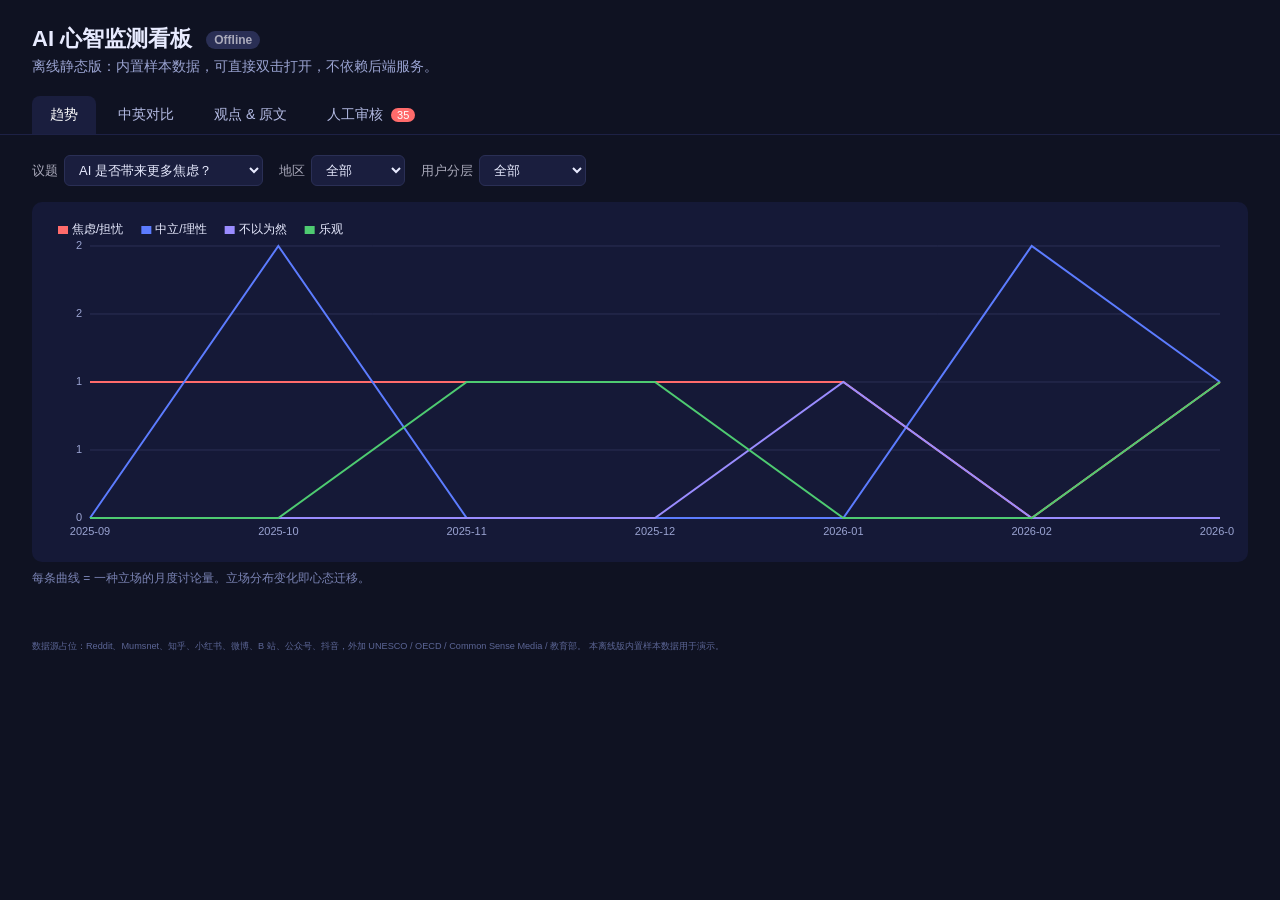
<file: offline_dashboard.html>
<!doctype html>
<html lang="zh-CN">
<head>
  <meta charset="utf-8"/>
  <meta name="viewport" content="width=device-width, initial-scale=1"/>
  <title>AI 心智监测看板 · Offline</title>
  <style>
* { box-sizing: border-box; }
body {
  margin: 0; font-family: -apple-system, "Segoe UI", "PingFang SC", "Microsoft YaHei", sans-serif;
  background: #0f1222; color: #e8ebff; min-height: 100vh;
}
header { padding: 24px 32px 8px; }
h1 { margin: 0; font-size: 22px; }
.tag {
  background: #2a2f55; color: #aab; font-size: 12px; padding: 2px 8px;
  border-radius: 10px; margin-left: 8px; vertical-align: middle;
}
.sub { color: #9aa3d1; margin: 4px 0 0; font-size: 14px; }
.tabs {
  display: flex; gap: 4px; padding: 12px 32px 0; border-bottom: 1px solid #1d2145;
}
.tab {
  background: transparent; color: #b4bbe4; border: 0; padding: 10px 18px;
  cursor: pointer; font-size: 14px; border-radius: 8px 8px 0 0;
}
.tab.active { background: #1a1e3e; color: #fff; }
.tab .badge {
  background: #ff6b6b; color: #fff; font-size: 11px; padding: 1px 6px;
  border-radius: 9px; margin-left: 4px;
}
.panel { padding: 20px 32px; }
.panel.hidden { display: none; }
.controls {
  display: flex; gap: 16px; align-items: center; flex-wrap: wrap; margin-bottom: 16px;
}
.controls label { font-size: 13px; color: #aab; display: flex; gap: 6px; align-items: center; }
select {
  background: #1a1e3e; color: #e8ebff; border: 1px solid #2a2f55;
  padding: 6px 10px; border-radius: 6px; font-size: 13px;
}
.chart-wrap { background: #151937; border-radius: 10px; padding: 14px; height: 360px; position: relative; }
.chart-wrap canvas { width: 100%; height: 100%; display: block; }
.hint { color: #7a83b4; font-size: 12px; margin-top: 8px; }
.two-col { display: grid; grid-template-columns: 1fr 1fr; gap: 20px; }
.two-col h3 { margin: 0 0 8px; font-size: 14px; color: #b4bbe4; }
.quotes { display: grid; gap: 12px; }
.quote {
  background: #151937; border-left: 3px solid #5c7cff; padding: 12px 14px;
  border-radius: 6px;
}
.quote .meta { font-size: 12px; color: #7a83b4; margin-bottom: 6px; display: flex; gap: 10px; flex-wrap: wrap; }
.quote .meta .pill {
  background: #2a2f55; color: #b4bbe4; padding: 1px 8px; border-radius: 8px;
}
.quote .pill.cn { background: #3a2550; color: #ffbce3; }
.quote .pill.en { background: #1e3b55; color: #9ad4ff; }
.quote p { margin: 4px 0; }
.quote .t { color: #9aa3d1; font-size: 13px; font-style: italic; }
.review { display: grid; gap: 14px; }
.rcard {
  background: #151937; border-radius: 8px; padding: 14px;
  border: 1px solid #2a2f55;
}
.rcard.verified { border-color: #3d6b3d; opacity: 0.75; }
.rcard .orig { margin: 6px 0 10px; }
.rcard .fields { display: grid; grid-template-columns: repeat(auto-fit, minmax(150px,1fr)); gap: 10px; margin-bottom: 8px; }
.rcard .fields label { display: block; font-size: 11px; color: #7a83b4; margin-bottom: 3px; }
.rcard .row-act { display: flex; gap: 8px; align-items: center; flex-wrap: wrap; }
.rcard textarea {
  background: #0f1222; border: 1px solid #2a2f55; color: #e8ebff;
  border-radius: 6px; width: 100%; padding: 6px 8px; font-size: 12px; resize: vertical;
}
.rcard button {
  background: #5c7cff; color: #fff; border: 0; padding: 6px 14px;
  border-radius: 6px; cursor: pointer; font-size: 13px;
}
.rcard button.secondary { background: #2a2f55; }
.rcard .changed { color: #ffbc5c; font-size: 11px; }
.stats { color: #9aa3d1; font-size: 13px; margin-left: auto; }
footer { padding: 20px 32px 30px; color: #5c6696; font-size: 11px; }
  </style>
</head>
<body>
  <header>
    <h1>AI 心智监测看板 <span class="tag">Offline</span></h1>
    <p class="sub">离线静态版：内置样本数据，可直接双击打开，不依赖后端服务。</p>
  </header>

  <nav class="tabs">
    <button class="tab active" data-tab="trends">趋势</button>
    <button class="tab" data-tab="compare">中英对比</button>
    <button class="tab" data-tab="quotes">观点 & 原文</button>
    <button class="tab" data-tab="review">人工审核 <span id="review-badge" class="badge"></span></button>
  </nav>

  <section id="tab-trends" class="panel">
    <div class="controls">
      <label>议题
        <select id="trend-topic">
          <option value="anxiety">AI 是否带来更多焦虑？</option>
          <option value="kids_learn">AI 时代孩子学什么 / 编程？</option>
        </select>
      </label>
      <label>地区
        <select id="trend-region">
          <option value="">全部</option>
          <option value="CN">中国</option>
          <option value="EN">英语国家</option>
        </select>
      </label>
      <label>用户分层
        <select id="trend-author">
          <option value="">全部</option>
          <option value="kol">意见领袖</option>
          <option value="tech">科技从业者</option>
          <option value="parent">家长</option>
          <option value="general">普通用户</option>
        </select>
      </label>
    </div>
    <div class="chart-wrap"><canvas id="trend-chart"></canvas></div>
    <p class="hint">每条曲线 = 一种立场的月度讨论量。立场分布变化即心态迁移。</p>
  </section>

  <section id="tab-compare" class="panel hidden">
    <div class="controls">
      <label>议题
        <select id="cmp-topic">
          <option value="kids_learn">孩子学什么 / 编程</option>
          <option value="anxiety">AI 焦虑</option>
        </select>
      </label>
    </div>
    <div class="two-col">
      <div><h3>英语国家 · 立场占比(%)</h3><div class="chart-wrap"><canvas id="cmp-en"></canvas></div></div>
      <div><h3>中国 · 立场占比(%)</h3><div class="chart-wrap"><canvas id="cmp-cn"></canvas></div></div>
    </div>
    <p class="hint">假设检验：英语圈的立场变化是否在约 6 个月后在中文圈重现？</p>
  </section>

  <section id="tab-quotes" class="panel hidden">
    <div class="controls">
      <label>议题
        <select id="q-topic">
          <option value="anxiety">AI 焦虑</option>
          <option value="kids_learn">孩子学什么</option>
        </select>
      </label>
      <label>地区
        <select id="q-region"><option value="">全部</option><option value="CN">中国</option><option value="EN">英语国家</option></select>
      </label>
    </div>
    <div id="quotes-list" class="quotes"></div>
  </section>

  <section id="tab-review" class="panel hidden">
    <div class="controls">
      <label>队列
        <select id="r-filter">
          <option value="0">仅未审核</option>
          <option value="1">已审核</option>
          <option value="">全部</option>
        </select>
      </label>
      <span id="r-stats" class="stats"></span>
    </div>
    <div id="review-list" class="review"></div>
    <p class="hint">离线版的“保存”仅在当前页面内生效，不会写回数据库。</p>
  </section>

  <footer>
    <small>
      数据源占位：Reddit、Mumsnet、知乎、小红书、微博、B 站、公众号、抖音，外加 UNESCO / OECD / Common Sense Media / 教育部。
      本离线版内置样本数据用于演示。
    </small>
  </footer>

  <script>
const META = {
  stance_labels: {
    anxiety: { anxious: "焦虑/担忧", optimistic: "乐观", balanced: "中立/理性", dismissive: "不以为然" },
    kids_learn: {
      still_code: "仍应学编程",
      ai_literacy: "应学 AI 素养",
      humanities_critical: "人文/批判思维优先",
      fundamentals_math: "数学/底层学科优先",
      no_code_needed: "不必学编程",
    },
  },
  author_labels: { kol: "意见领袖 KOL", tech: "科技从业者", parent: "家长", general: "普通用户" },
};

const STANCE_COLORS = {
  anxious: "#ff6b6b", optimistic: "#4ecb71", balanced: "#5c7cff", dismissive: "#9a8cff",
  still_code: "#4ecb71", ai_literacy: "#5c7cff",
  humanities_critical: "#ffbc5c", fundamentals_math: "#4ecbe8",
  no_code_needed: "#ff6b6b",
};

const POSTS = [
  { id: 1, source: "reddit", region: "EN", author_type: "parent", topic: "anxiety", stance: "anxious", posted_at: "2025-09-12", original_text: "I genuinely don't know what jobs will exist when my 8yo grows up. Every week another profession looks disrupted. I'm losing sleep over this.", translation: "我真的不知道我 8 岁孩子长大后还有什么工作。每周都有新职业被颠覆，为此我睡不好觉。", url: "https://reddit.com/r/Parenting/example_ai_anxiety_1", human_verified: 0, human_notes: "", ai_confidence: 0.8, ai_labels_json: "{\"topic\":\"anxiety\",\"stance\":\"anxious\",\"author_type\":\"parent\",\"region\":\"EN\"}" },
  { id: 2, source: "mumsnet", region: "EN", author_type: "parent", topic: "anxiety", stance: "anxious", posted_at: "2025-10-03", original_text: "AITA for feeling hopeless about my kids' future careers? Teachers keep saying 'they'll be fine' but have they seen GPT-5 lately?", translation: "我对孩子未来职业感到绝望是不是过度了？老师都说「他们没事的」，但他们看过最新的 GPT-5 吗？", url: "https://mumsnet.com/Talk/example_ai_anxiety_2", human_verified: 0, human_notes: "", ai_confidence: 0.8, ai_labels_json: "{\"topic\":\"anxiety\",\"stance\":\"anxious\",\"author_type\":\"parent\",\"region\":\"EN\"}" },
  { id: 3, source: "reddit", region: "EN", author_type: "tech", topic: "anxiety", stance: "balanced", posted_at: "2025-10-18", original_text: "Worked in ML for 12 years. The hype cycle is real but so is the disruption. Long-term I'm cautiously optimistic, short-term it's going to be messy for mid-skill jobs.", translation: "做 ML 12 年了。炒作是真的，冲击也是真的。长期我谨慎乐观，短期中等技能岗位会很痛。", url: "https://reddit.com/r/MachineLearning/example_ai_anxiety_3", human_verified: 0, human_notes: "", ai_confidence: 0.8, ai_labels_json: "{\"topic\":\"anxiety\",\"stance\":\"balanced\",\"author_type\":\"tech\",\"region\":\"EN\"}" },
  { id: 4, source: "reddit", region: "EN", author_type: "kol", topic: "anxiety", stance: "optimistic", posted_at: "2025-11-02", original_text: "Every tech revolution caused panic. Web, mobile, cloud. AI is bigger but humans will adapt like we always did. Stop doomposting.", translation: "每次技术革命都引发恐慌。Web、移动、云端。AI 更大，但人类像以往一样会适应。别再唱衰。", url: "https://x.com/example_kol_ai_anxiety_4", human_verified: 0, human_notes: "", ai_confidence: 0.8, ai_labels_json: "{\"topic\":\"anxiety\",\"stance\":\"optimistic\",\"author_type\":\"kol\",\"region\":\"EN\"}" },
  { id: 5, source: "mumsnet", region: "EN", author_type: "parent", topic: "anxiety", stance: "anxious", posted_at: "2025-12-15", original_text: "My teenager is spiraling. Says there's no point studying anything because AI will do it. I don't know how to respond.", translation: "我十几岁的孩子开始崩溃，说学什么都没意义因为 AI 都能做。我不知道怎么回应。", url: "https://mumsnet.com/Talk/example_teen_anxiety", human_verified: 0, human_notes: "", ai_confidence: 0.8, ai_labels_json: "{\"topic\":\"anxiety\",\"stance\":\"anxious\",\"author_type\":\"parent\",\"region\":\"EN\"}" },
  { id: 6, source: "reddit", region: "EN", author_type: "general", topic: "anxiety", stance: "dismissive", posted_at: "2026-01-22", original_text: "It's all marketing. These 'agents' still can't book a flight without hallucinating. Calm down.", translation: "全是营销。这些「智能体」订个机票都会乱编。冷静一下。", url: "https://reddit.com/r/artificial/example_dismissive", human_verified: 0, human_notes: "", ai_confidence: 0.8, ai_labels_json: "{\"topic\":\"anxiety\",\"stance\":\"dismissive\",\"author_type\":\"general\",\"region\":\"EN\"}" },
  { id: 7, source: "reddit", region: "EN", author_type: "tech", topic: "anxiety", stance: "balanced", posted_at: "2026-02-09", original_text: "Anxiety is rational, paralysis isn't. Use AI, understand its limits, re-skill where needed. Anxiety without action is just stress.", translation: "焦虑是理性的，瘫痪不是。用 AI、理解它的边界、必要时再培训。焦虑不行动只是压力。", url: "https://reddit.com/r/cscareerquestions/example_balanced", human_verified: 0, human_notes: "", ai_confidence: 0.8, ai_labels_json: "{\"topic\":\"anxiety\",\"stance\":\"balanced\",\"author_type\":\"tech\",\"region\":\"EN\"}" },
  { id: 8, source: "reddit", region: "EN", author_type: "parent", topic: "anxiety", stance: "optimistic", posted_at: "2026-03-11", original_text: "Honestly I've become less anxious over time. My kid uses AI to learn faster than I ever could. We just need to teach judgement.", translation: "说实话我越来越不焦虑了。孩子用 AI 学得比我以前快得多。我们只需要教他判断力。", url: "https://reddit.com/r/Parenting/example_optimistic", human_verified: 0, human_notes: "", ai_confidence: 0.8, ai_labels_json: "{\"topic\":\"anxiety\",\"stance\":\"optimistic\",\"author_type\":\"parent\",\"region\":\"EN\"}" },
  { id: 9, source: "zhihu", region: "CN", author_type: "parent", topic: "anxiety", stance: "balanced", posted_at: "2025-10-20", original_text: "说不焦虑是假的，但焦虑没用。身边同事孩子都在卷 AI 夏令营，我们家暂时先练阅读和表达。", translation: "It's a lie to say I'm not anxious, but anxiety is useless. My colleagues' kids are all in AI summer camps; we focus on reading and communication for now.", url: "https://zhihu.com/question/example_cn_anxiety_1", human_verified: 0, human_notes: "", ai_confidence: 0.8, ai_labels_json: "{\"topic\":\"anxiety\",\"stance\":\"balanced\",\"author_type\":\"parent\",\"region\":\"CN\"}" },
  { id: 10, source: "xiaohongshu", region: "CN", author_type: "parent", topic: "anxiety", stance: "anxious", posted_at: "2025-11-15", original_text: "看了扎克伯格说要裁掉中级工程师，我连夜把孩子的 Python 课退了，又报了新的 AI 产品经理课。谁能告诉我该学什么？😭", translation: "After seeing Zuckerberg say they'll lay off mid-level engineers, I cancelled my kid's Python course overnight and signed up for an AI PM course instead. Can anyone tell me what to learn?", url: "https://xiaohongshu.com/discovery/example_cn_anxiety_2", human_verified: 0, human_notes: "", ai_confidence: 0.8, ai_labels_json: "{\"topic\":\"anxiety\",\"stance\":\"anxious\",\"author_type\":\"parent\",\"region\":\"CN\"}" },
  { id: 11, source: "weibo", region: "CN", author_type: "kol", topic: "anxiety", stance: "optimistic", posted_at: "2025-12-08", original_text: "每次技术革命都会有一波焦虑，然后一波新机会。家长与其焦虑，不如和孩子一起学 AI 工具，这是我家的做法。", translation: "Every tech revolution comes with anxiety then new opportunities. Instead of being anxious, learn AI tools together with your kids — that's what we do.", url: "https://weibo.com/example_cn_kol_anxiety", human_verified: 0, human_notes: "", ai_confidence: 0.8, ai_labels_json: "{\"topic\":\"anxiety\",\"stance\":\"optimistic\",\"author_type\":\"kol\",\"region\":\"CN\"}" },
  { id: 12, source: "bilibili", region: "CN", author_type: "general", topic: "anxiety", stance: "anxious", posted_at: "2026-01-18", original_text: "刚毕业找不到工作，看着 AI 一个比一个强，每天都在怀疑读这么多年书的意义。", translation: "Just graduated can't find a job, AI getting stronger every day, questioning the meaning of all those years of schooling.", url: "https://bilibili.com/video/example_cn_grad_anxiety", human_verified: 0, human_notes: "", ai_confidence: 0.8, ai_labels_json: "{\"topic\":\"anxiety\",\"stance\":\"anxious\",\"author_type\":\"general\",\"region\":\"CN\"}" },
  { id: 13, source: "wechat", region: "CN", author_type: "kol", topic: "anxiety", stance: "balanced", posted_at: "2026-02-20", original_text: "与其问「AI会不会替代人」，不如问「哪些场景仍然需要人的判断和责任」。焦虑的背面是行动。", translation: "Instead of asking 'will AI replace people', ask 'which scenarios still need human judgment and accountability'. The flip side of anxiety is action.", url: "https://mp.weixin.qq.com/s/example_cn_balanced", human_verified: 0, human_notes: "", ai_confidence: 0.8, ai_labels_json: "{\"topic\":\"anxiety\",\"stance\":\"balanced\",\"author_type\":\"kol\",\"region\":\"CN\"}" },
  { id: 14, source: "douyin", region: "CN", author_type: "parent", topic: "anxiety", stance: "anxious", posted_at: "2026-03-05", original_text: "连小学老师都在用 AI 批作业了，我们家孩子以后拿什么竞争？真的想躺平。", translation: "Even elementary teachers grade with AI now. What will my kid compete with later? I really want to give up.", url: "https://douyin.com/video/example_cn_anxiety_3", human_verified: 0, human_notes: "", ai_confidence: 0.8, ai_labels_json: "{\"topic\":\"anxiety\",\"stance\":\"anxious\",\"author_type\":\"parent\",\"region\":\"CN\"}" },
  { id: 15, source: "zhihu", region: "CN", author_type: "tech", topic: "anxiety", stance: "balanced", posted_at: "2026-03-28", original_text: "作为算法工程师，真心建议家长别短线焦虑。让孩子会提问、会判断、会协作，比现在学什么具体技术重要得多。", translation: "As an ML engineer, I honestly advise parents not to be short-term anxious. Teaching kids to ask, judge, and collaborate matters far more than any specific tech.", url: "https://zhihu.com/answer/example_cn_tech_balanced", human_verified: 0, human_notes: "", ai_confidence: 0.8, ai_labels_json: "{\"topic\":\"anxiety\",\"stance\":\"balanced\",\"author_type\":\"tech\",\"region\":\"CN\"}" },
  { id: 16, source: "reddit", region: "EN", author_type: "tech", topic: "kids_learn", stance: "still_code", posted_at: "2025-09-20", original_text: "Coding teaches decomposition and debugging. Those skills are MORE valuable when AI writes the code, not less. Kids should still learn to code.", translation: "编程教会分解问题和 debug。当 AI 写代码时，这些技能更有价值，而不是更没价值。孩子还是要学编程。", url: "https://reddit.com/r/learnprogramming/example_en_still_code", human_verified: 0, human_notes: "", ai_confidence: 0.8, ai_labels_json: "{\"topic\":\"kids_learn\",\"stance\":\"still_code\",\"author_type\":\"tech\",\"region\":\"EN\"}" },
  { id: 17, source: "reddit", region: "EN", author_type: "kol", topic: "kids_learn", stance: "ai_literacy", posted_at: "2025-10-11", original_text: "Hot take: syntax-level coding classes for 10yos are obsolete. Teach prompting, verification, and AI ethics instead.", translation: "观点：给 10 岁孩子教语法级编程已经过时了。应该教 prompt、验证和 AI 伦理。", url: "https://x.com/example_en_kol_literacy", human_verified: 0, human_notes: "", ai_confidence: 0.8, ai_labels_json: "{\"topic\":\"kids_learn\",\"stance\":\"ai_literacy\",\"author_type\":\"kol\",\"region\":\"EN\"}" },
  { id: 18, source: "mumsnet", region: "EN", author_type: "parent", topic: "kids_learn", stance: "humanities_critical", posted_at: "2025-11-05", original_text: "We pivoted our daughter from Scratch to debate club. Critical thinking & writing will outlast any language or framework.", translation: "我们让女儿从 Scratch 转到辩论社。批判性思维和写作能比任何语言框架活得都久。", url: "https://mumsnet.com/Talk/example_en_humanities", human_verified: 0, human_notes: "", ai_confidence: 0.8, ai_labels_json: "{\"topic\":\"kids_learn\",\"stance\":\"humanities_critical\",\"author_type\":\"parent\",\"region\":\"EN\"}" },
  { id: 19, source: "reddit", region: "EN", author_type: "parent", topic: "kids_learn", stance: "fundamentals_math", posted_at: "2025-12-02", original_text: "Math and stats are the real moat. If kids understand probability and linear algebra, AI is a tool; if not, AI is a black box.", translation: "数学和统计才是真正的护城河。孩子懂概率和线代，AI 就是工具；不懂，AI 就是黑盒子。", url: "https://reddit.com/r/education/example_en_math", human_verified: 0, human_notes: "", ai_confidence: 0.8, ai_labels_json: "{\"topic\":\"kids_learn\",\"stance\":\"fundamentals_math\",\"author_type\":\"parent\",\"region\":\"EN\"}" },
  { id: 20, source: "reddit", region: "EN", author_type: "tech", topic: "kids_learn", stance: "ai_literacy", posted_at: "2026-01-08", original_text: "I work at a FAANG. We hire for taste and problem framing now. Kids should build stuff with AI, not memorize syntax.", translation: "我在 FAANG。我们现在招人看审美和问题拆解。孩子应该用 AI 做东西，而不是背语法。", url: "https://reddit.com/r/cscareerquestions/example_en_literacy_2", human_verified: 0, human_notes: "", ai_confidence: 0.8, ai_labels_json: "{\"topic\":\"kids_learn\",\"stance\":\"ai_literacy\",\"author_type\":\"tech\",\"region\":\"EN\"}" },
  { id: 21, source: "mumsnet", region: "EN", author_type: "parent", topic: "kids_learn", stance: "still_code", posted_at: "2026-02-14", original_text: "My 14yo built a Discord bot with Copilot last weekend. He learned MORE about coding than his whole term at school. Coding isn't dead — it's democratized.", translation: "我 14 岁的娃用 Copilot 周末就写了个 Discord 机器人，比学校一学期学的还多。编程没死，而是被民主化了。", url: "https://mumsnet.com/Talk/example_en_still_code_2", human_verified: 0, human_notes: "", ai_confidence: 0.8, ai_labels_json: "{\"topic\":\"kids_learn\",\"stance\":\"still_code\",\"author_type\":\"parent\",\"region\":\"EN\"}" },
  { id: 22, source: "reddit", region: "EN", author_type: "general", topic: "kids_learn", stance: "no_code_needed", posted_at: "2026-03-01", original_text: "Why would anyone teach a kid to code when they can just describe what they want? Save them the pain.", translation: "AI 都能描述即得，为什么还要教孩子写代码？别让他们受罪了。", url: "https://reddit.com/r/artificial/example_en_no_code", human_verified: 0, human_notes: "", ai_confidence: 0.8, ai_labels_json: "{\"topic\":\"kids_learn\",\"stance\":\"no_code_needed\",\"author_type\":\"general\",\"region\":\"EN\"}" },
  { id: 23, source: "reddit", region: "EN", author_type: "kol", topic: "kids_learn", stance: "humanities_critical", posted_at: "2026-03-22", original_text: "The scarce skill in 2030 won't be coding — it'll be asking the right questions and owning the consequences. Raise kids who can do that.", translation: "2030 年稀缺的不是编程，而是会提对问题、敢承担后果。把孩子培养成这样的人。", url: "https://x.com/example_en_kol_humanities", human_verified: 0, human_notes: "", ai_confidence: 0.8, ai_labels_json: "{\"topic\":\"kids_learn\",\"stance\":\"humanities_critical\",\"author_type\":\"kol\",\"region\":\"EN\"}" },
  { id: 24, source: "oecd", region: "EN", author_type: "kol", topic: "kids_learn", stance: "ai_literacy", posted_at: "2026-02-01", original_text: "Future-ready curricula should combine computational thinking with AI literacy and socio-emotional skills.", translation: "面向未来的课程应结合计算思维、AI 素养和社会情感能力。", url: "https://oecd.org/education/example_ai_literacy_report", human_verified: 0, human_notes: "", ai_confidence: 0.8, ai_labels_json: "{\"topic\":\"kids_learn\",\"stance\":\"ai_literacy\",\"author_type\":\"kol\",\"region\":\"EN\"}" },
  { id: 25, source: "zhihu", region: "CN", author_type: "tech", topic: "kids_learn", stance: "still_code", posted_at: "2025-10-15", original_text: "让孩子学编程不是为了写代码，是为了学分解问题。AI 时代这个能力更重要。Python 还是要学。", translation: "Teaching kids coding isn't about writing code but learning decomposition. This matters more in the AI era. Python still needs to be learned.", url: "https://zhihu.com/answer/example_cn_still_code", human_verified: 0, human_notes: "", ai_confidence: 0.8, ai_labels_json: "{\"topic\":\"kids_learn\",\"stance\":\"still_code\",\"author_type\":\"tech\",\"region\":\"CN\"}" },
  { id: 26, source: "xiaohongshu", region: "CN", author_type: "parent", topic: "kids_learn", stance: "still_code", posted_at: "2025-11-12", original_text: "朋友说 AI 来了编程没用，但我家坚持每周 Scratch 一小时。逻辑思维这东西别的课替代不了。", translation: "My friend said coding is useless once AI came, but we still do Scratch one hour a week. Nothing else replaces logical thinking.", url: "https://xiaohongshu.com/discovery/example_cn_still_code", human_verified: 0, human_notes: "", ai_confidence: 0.8, ai_labels_json: "{\"topic\":\"kids_learn\",\"stance\":\"still_code\",\"author_type\":\"parent\",\"region\":\"CN\"}" },
  { id: 27, source: "weibo", region: "CN", author_type: "kol", topic: "kids_learn", stance: "humanities_critical", posted_at: "2025-12-18", original_text: "AI 时代最稀缺的是提问能力、审美和同理心，这些都需要阅读和讨论来培养，不是刷编程题。", translation: "The scarcest skills in the AI era are asking questions, taste, and empathy — these come from reading and discussion, not coding drills.", url: "https://weibo.com/example_cn_kol_humanities", human_verified: 0, human_notes: "", ai_confidence: 0.8, ai_labels_json: "{\"topic\":\"kids_learn\",\"stance\":\"humanities_critical\",\"author_type\":\"kol\",\"region\":\"CN\"}" },
  { id: 28, source: "bilibili", region: "CN", author_type: "tech", topic: "kids_learn", stance: "ai_literacy", posted_at: "2026-01-05", original_text: "我在大厂带 AI 团队，我女儿的「编程课」现在是和 AI 一起做小游戏。教语法没意义，教她怎么用 AI + 验证结果才有用。", translation: "I lead an AI team at a big tech firm. My daughter's 'coding class' is now building games with AI. Teaching syntax is pointless; teaching her to use AI and verify results matters.", url: "https://bilibili.com/video/example_cn_ai_literacy", human_verified: 0, human_notes: "", ai_confidence: 0.8, ai_labels_json: "{\"topic\":\"kids_learn\",\"stance\":\"ai_literacy\",\"author_type\":\"tech\",\"region\":\"CN\"}" },
  { id: 29, source: "wechat", region: "CN", author_type: "kol", topic: "kids_learn", stance: "ai_literacy", posted_at: "2026-02-12", original_text: "家长问我还要不要给孩子报编程班。我的建议：把一半时间换成 AI 素养课——prompt、事实核查、伦理判断。", translation: "Parents ask if kids should still take coding classes. My advice: swap half the time for AI literacy — prompting, fact-checking, ethical judgment.", url: "https://mp.weixin.qq.com/s/example_cn_kol_literacy", human_verified: 0, human_notes: "", ai_confidence: 0.8, ai_labels_json: "{\"topic\":\"kids_learn\",\"stance\":\"ai_literacy\",\"author_type\":\"kol\",\"region\":\"CN\"}" },
  { id: 30, source: "zhihu", region: "CN", author_type: "parent", topic: "kids_learn", stance: "fundamentals_math", posted_at: "2026-02-25", original_text: "我是理工妈，坚决认为数学物理比编程更底层。AI 工具每年换一套，数学一辈子不换。", translation: "I'm a STEM mom. Math and physics are more fundamental than coding. AI tools change yearly; math is for life.", url: "https://zhihu.com/answer/example_cn_math", human_verified: 0, human_notes: "", ai_confidence: 0.8, ai_labels_json: "{\"topic\":\"kids_learn\",\"stance\":\"fundamentals_math\",\"author_type\":\"parent\",\"region\":\"CN\"}" },
  { id: 31, source: "xiaohongshu", region: "CN", author_type: "parent", topic: "kids_learn", stance: "humanities_critical", posted_at: "2026-03-10", original_text: "我家今年把编程课停了，换成了阅读俱乐部和辩论。原因很简单：代码 AI 写得比孩子好，但提问和思辨它不会。", translation: "We stopped the coding class this year and switched to a book club and debate. Reason: AI writes code better than kids, but it can't ask questions or think critically.", url: "https://xiaohongshu.com/discovery/example_cn_humanities", human_verified: 0, human_notes: "", ai_confidence: 0.8, ai_labels_json: "{\"topic\":\"kids_learn\",\"stance\":\"humanities_critical\",\"author_type\":\"parent\",\"region\":\"CN\"}" },
  { id: 32, source: "douyin", region: "CN", author_type: "general", topic: "kids_learn", stance: "no_code_needed", posted_at: "2026-03-18", original_text: "现在写代码 AI 一句话就搞定，还让孩子学啥编程？学点赚钱的实际技能不香吗。", translation: "AI writes code in one sentence now. Why make kids learn coding? Learn something practical that makes money.", url: "https://douyin.com/video/example_cn_no_code", human_verified: 0, human_notes: "", ai_confidence: 0.8, ai_labels_json: "{\"topic\":\"kids_learn\",\"stance\":\"no_code_needed\",\"author_type\":\"general\",\"region\":\"CN\"}" },
  { id: 33, source: "wechat", region: "CN", author_type: "kol", topic: "kids_learn", stance: "ai_literacy", posted_at: "2026-04-02", original_text: "新一年趋势很清楚：从「学编程」转向「学与 AI 协作」。重点不是写代码，是会评估 AI 输出。", translation: "The trend this year is clear: from 'learn to code' to 'learn to collaborate with AI'. The point isn't writing code — it's evaluating AI output.", url: "https://mp.weixin.qq.com/s/example_cn_trend_2026", human_verified: 0, human_notes: "", ai_confidence: 0.8, ai_labels_json: "{\"topic\":\"kids_learn\",\"stance\":\"ai_literacy\",\"author_type\":\"kol\",\"region\":\"CN\"}" },
  { id: 34, source: "moe_cn", region: "CN", author_type: "kol", topic: "kids_learn", stance: "ai_literacy", posted_at: "2026-01-30", original_text: "推进中小学人工智能教育，构建面向未来的人机协作素养课程体系。", translation: "Promote AI education in primary/secondary schools; build a future-facing human-AI collaboration curriculum.", url: "http://moe.gov.cn/example_policy", human_verified: 0, human_notes: "", ai_confidence: 0.8, ai_labels_json: "{\"topic\":\"kids_learn\",\"stance\":\"ai_literacy\",\"author_type\":\"kol\",\"region\":\"CN\"}" },
  { id: 35, source: "commonsense", region: "EN", author_type: "kol", topic: "kids_learn", stance: "humanities_critical", posted_at: "2026-01-14", original_text: "Parents should prioritize media literacy and critical evaluation of AI output over tool-specific skills.", translation: "家长应把媒介素养和 AI 输出的批判性评估放在工具技能之前。", url: "https://commonsensemedia.org/example_ai_guide", human_verified: 0, human_notes: "", ai_confidence: 0.8, ai_labels_json: "{\"topic\":\"kids_learn\",\"stance\":\"humanities_critical\",\"author_type\":\"kol\",\"region\":\"EN\"}" },
];

function monthKey(dateStr) { return String(dateStr || "").slice(0, 7); }
function stanceLabel(topic, st) { return (META.stance_labels[topic] || {})[st] || st; }
function authorLabel(a) { return META.author_labels[a] || a; }
function escapeHtml(s) { return (s || "").replace(/[&<>"']/g, c => ({ "&":"&amp;","<":"&lt;",">":"&gt;",'"':"&quot;","'":"&#39;" }[c])); }

const CHART_STATE = new WeakMap();
function withHiDpi(canvas, draw) {
  const rect = canvas.getBoundingClientRect();
  const dpr = Math.max(1, Math.min(3, window.devicePixelRatio || 1));
  const w = Math.max(1, Math.round(rect.width * dpr));
  const h = Math.max(1, Math.round(rect.height * dpr));
  if (canvas.width !== w || canvas.height !== h) { canvas.width = w; canvas.height = h; }
  const ctx = canvas.getContext("2d");
  ctx.setTransform(dpr, 0, 0, dpr, 0, 0);
  draw(ctx, rect.width, rect.height);
}

function drawLegend(ctx, items, x, y) {
  const lineH = 16;
  ctx.font = "12px -apple-system, Segoe UI, PingFang SC, Microsoft YaHei, sans-serif";
  ctx.textBaseline = "middle";
  let cx = x;
  let cy = y;
  const maxW = ctx.canvas.getBoundingClientRect().width - x;
  items.forEach(it => {
    const textW = ctx.measureText(it.label).width;
    const w = 12 + 6 + textW + 14;
    if (cx + w > x + maxW) { cx = x; cy += lineH; }
    ctx.fillStyle = it.color;
    ctx.fillRect(cx, cy - 4, 10, 8);
    ctx.fillStyle = "#e8ebff";
    ctx.fillText(it.label, cx + 14, cy);
    cx += w;
  });
  return cy + lineH;
}

function renderLineChart(canvas, labels, datasets) {
  CHART_STATE.set(canvas, { type: "line", labels, datasets });
  withHiDpi(canvas, (ctx, W, H) => {
    ctx.clearRect(0, 0, W, H);
    ctx.fillStyle = "#151937";
    ctx.fillRect(0, 0, W, H);

    const padL = 44, padR = 14, padB = 30, padT0 = 12;
    const legendH = drawLegend(ctx, datasets.map(d => ({ label: d.label, color: d.color })), 12, 14);
    const padT = Math.max(padT0, legendH);
    const plotW = W - padL - padR;
    const plotH = H - padT - padB;
    const maxY = Math.max(1, ...datasets.flatMap(d => d.data));

    ctx.strokeStyle = "#2a2f55";
    ctx.lineWidth = 1;
    ctx.beginPath();
    for (let i = 0; i <= 4; i++) {
      const y = padT + (plotH * i / 4);
      ctx.moveTo(padL, y);
      ctx.lineTo(padL + plotW, y);
    }
    ctx.stroke();

    ctx.fillStyle = "#9aa3d1";
    ctx.font = "11px -apple-system, Segoe UI, PingFang SC, Microsoft YaHei, sans-serif";
    ctx.textAlign = "right";
    ctx.textBaseline = "middle";
    for (let i = 0; i <= 4; i++) {
      const v = Math.round(maxY * (1 - i / 4));
      const y = padT + (plotH * i / 4);
      ctx.fillText(String(v), padL - 8, y);
    }

    const n = Math.max(1, labels.length);
    ctx.textAlign = "center";
    ctx.textBaseline = "top";
    const step = n > 1 ? plotW / (n - 1) : 0;
    const maxXTicks = Math.max(2, Math.floor(plotW / 70));
    const tickEvery = Math.max(1, Math.ceil(n / maxXTicks));
    labels.forEach((lab, i) => {
      if (i % tickEvery !== 0 && i !== n - 1) return;
      const x = padL + step * i;
      ctx.fillText(lab, x, padT + plotH + 8);
    });

    datasets.forEach(ds => {
      ctx.strokeStyle = ds.color;
      ctx.lineWidth = 2;
      ctx.beginPath();
      ds.data.forEach((v, i) => {
        const x = padL + step * i;
        const y = padT + plotH * (1 - (v / maxY));
        if (i === 0) ctx.moveTo(x, y);
        else ctx.lineTo(x, y);
      });
      ctx.stroke();
    });
  });
}

function renderStackedBarChart(canvas, labels, datasets) {
  CHART_STATE.set(canvas, { type: "stackedBar", labels, datasets });
  withHiDpi(canvas, (ctx, W, H) => {
    ctx.clearRect(0, 0, W, H);
    ctx.fillStyle = "#151937";
    ctx.fillRect(0, 0, W, H);

    const padL = 44, padR = 14, padB = 30, padT0 = 12;
    const legendH = drawLegend(ctx, datasets.map(d => ({ label: d.label, color: d.color })), 12, 14);
    const padT = Math.max(padT0, legendH);
    const plotW = W - padL - padR;
    const plotH = H - padT - padB;

    ctx.strokeStyle = "#2a2f55";
    ctx.lineWidth = 1;
    ctx.beginPath();
    for (let i = 0; i <= 4; i++) {
      const y = padT + (plotH * i / 4);
      ctx.moveTo(padL, y);
      ctx.lineTo(padL + plotW, y);
    }
    ctx.stroke();

    ctx.fillStyle = "#9aa3d1";
    ctx.font = "11px -apple-system, Segoe UI, PingFang SC, Microsoft YaHei, sans-serif";
    ctx.textAlign = "right";
    ctx.textBaseline = "middle";
    for (let i = 0; i <= 4; i++) {
      const v = Math.round(100 * (1 - i / 4));
      const y = padT + (plotH * i / 4);
      ctx.fillText(String(v), padL - 8, y);
    }

    const n = Math.max(1, labels.length);
    const gap = 8;
    const barW = n > 0 ? Math.max(10, (plotW - gap * (n - 1)) / n) : plotW;
    const maxXTicks = Math.max(2, Math.floor(plotW / 70));
    const tickEvery = Math.max(1, Math.ceil(n / maxXTicks));

    for (let i = 0; i < n; i++) {
      const x = padL + i * (barW + gap);
      let y0 = padT + plotH;
      datasets.forEach(ds => {
        const v = Number(ds.data[i] || 0);
        const h = plotH * (v / 100);
        ctx.fillStyle = ds.color;
        ctx.fillRect(x, y0 - h, barW, h);
        y0 -= h;
      });
      ctx.strokeStyle = "#0f1222";
      ctx.lineWidth = 1;
      ctx.strokeRect(x, padT, barW, plotH);
    }

    ctx.fillStyle = "#9aa3d1";
    ctx.textAlign = "center";
    ctx.textBaseline = "top";
    labels.forEach((lab, i) => {
      if (i % tickEvery !== 0 && i !== n - 1) return;
      const x = padL + i * (barW + gap) + barW / 2;
      ctx.fillText(lab, x, padT + plotH + 8);
    });
  });
}

function applyFilters(posts, { topic, region, author_type, verified }) {
  return posts.filter(p => {
    if (topic && p.topic !== topic) return false;
    if (region && p.region !== region) return false;
    if (author_type && p.author_type !== author_type) return false;
    if (verified === "0" && p.human_verified !== 0) return false;
    if (verified === "1" && p.human_verified !== 1) return false;
    return true;
  });
}

function computeTrends({ topic, region, author_type }) {
  const rows = applyFilters(POSTS, { topic, region, author_type });
  const series = {};
  const monthSet = new Set();
  rows.forEach(r => {
    const m = monthKey(r.posted_at);
    monthSet.add(m);
    series[r.stance] = series[r.stance] || {};
    series[r.stance][m] = (series[r.stance][m] || 0) + 1;
  });
  const months = Array.from(monthSet).sort();
  const stances = Object.keys(series).sort();
  const datasets = stances.map(st => ({
    label: stanceLabel(topic, st),
    color: STANCE_COLORS[st] || "#888",
    data: months.map(m => series[st][m] || 0),
  }));
  return { months, datasets };
}

function computeCompare(topic) {
  const rows = applyFilters(POSTS, { topic });
  const monthSet = new Set();
  rows.forEach(r => monthSet.add(monthKey(r.posted_at)));
  const months = Array.from(monthSet).sort();

  const stanceOrder = Object.keys(META.stance_labels[topic] || {});
  function regionSeries(region) {
    const out = stanceOrder.map(st => ({ st, data: months.map(() => 0) }));
    const idxBySt = Object.fromEntries(out.map((o, i) => [o.st, i]));
    months.forEach((m, mi) => {
      const mRows = rows.filter(r => r.region === region && monthKey(r.posted_at) === m);
      const total = Math.max(1, mRows.length);
      const cnt = {};
      mRows.forEach(r => { cnt[r.stance] = (cnt[r.stance] || 0) + 1; });
      stanceOrder.forEach(st => {
        out[idxBySt[st]].data[mi] = Math.round((100 * (cnt[st] || 0) / total) * 10) / 10;
      });
    });
    return out.map(o => ({ label: stanceLabel(topic, o.st), color: STANCE_COLORS[o.st] || "#888", data: o.data }));
  }

  return { months, EN: regionSeries("EN"), CN: regionSeries("CN") };
}

function renderQuote(p) {
  const el = document.createElement("div");
  el.className = "quote";
  const regionCls = p.region === "CN" ? "cn" : "en";
  el.innerHTML = `
    <div class="meta">
      <span class="pill ${regionCls}">${escapeHtml(p.region)}</span>
      <span class="pill">${escapeHtml(p.source)}</span>
      <span class="pill">${escapeHtml(authorLabel(p.author_type))}</span>
      <span>${escapeHtml(p.posted_at)}</span>
      ${p.human_verified ? '<span class="pill" style="background:#2a5a3a;color:#b4f5c8">✓已审</span>' : ''}
      <a href="${escapeHtml(p.url)}" target="_blank" style="color:#5c7cff;margin-left:auto">source</a>
    </div>
    <p>${escapeHtml(p.original_text)}</p>
    ${p.translation ? `<p class="t">↳ ${escapeHtml(p.translation)}</p>` : ''}
  `;
  return el;
}

function loadTrends() {
  const topic = document.getElementById("trend-topic").value;
  const region = document.getElementById("trend-region").value;
  const author_type = document.getElementById("trend-author").value;
  const { months, datasets } = computeTrends({ topic, region, author_type });
  renderLineChart(document.getElementById("trend-chart"), months, datasets);
}

function loadCompare() {
  const topic = document.getElementById("cmp-topic").value;
  const { months, EN, CN } = computeCompare(topic);
  renderStackedBarChart(document.getElementById("cmp-en"), months, EN);
  renderStackedBarChart(document.getElementById("cmp-cn"), months, CN);
}

function loadQuotes() {
  const topic = document.getElementById("q-topic").value;
  const region = document.getElementById("q-region").value;
  const posts = applyFilters(POSTS, { topic, region });

  const groups = {};
  posts.forEach(p => { (groups[p.stance] = groups[p.stance] || []).push(p); });
  const container = document.getElementById("quotes-list");
  container.innerHTML = "";
  Object.entries(groups).forEach(([st, list]) => {
    const h = document.createElement("h3");
    h.textContent = `${stanceLabel(topic, st)} · ${list.length} 条`;
    h.style.margin = "18px 0 6px";
    h.style.color = "#b4bbe4";
    container.appendChild(h);
    list.slice(0, 4).forEach(p => container.appendChild(renderQuote(p)));
  });
}

function computeStats() {
  const total = POSTS.length;
  const verified = POSTS.filter(p => p.human_verified === 1).length;
  const unverified = total - verified;
  let overrides = 0;
  POSTS.forEach(p => {
    if (p.human_verified !== 1) return;
    if (!p.ai_labels_json) return;
    try {
      const ai = JSON.parse(p.ai_labels_json);
      if (ai && ai.stance && ai.stance !== p.stance) overrides += 1;
    } catch (_) {}
  });
  return { total, verified, unverified, stance_overrides: overrides };
}

function loadReview() {
  const verified = document.getElementById("r-filter").value;
  const posts = applyFilters(POSTS, { verified });
  const stats = computeStats();
  document.getElementById("r-stats").textContent =
    `共 ${stats.total} 条 · 已审 ${stats.verified} · 未审 ${stats.unverified} · 人工覆写 stance ${stats.stance_overrides} 次`;
  document.getElementById("review-badge").textContent = stats.unverified || "";
  const box = document.getElementById("review-list");
  box.innerHTML = "";
  posts.forEach(p => box.appendChild(renderReviewCard(p)));
}

function renderReviewCard(p) {
  const ai = p.ai_labels_json ? (() => { try { return JSON.parse(p.ai_labels_json); } catch (_) { return {}; } })() : {};
  const el = document.createElement("div");
  el.className = "rcard" + (p.human_verified ? " verified" : "");

  const topicOpts = ["anxiety","kids_learn"].map(v =>
    `<option value="${v}" ${p.topic===v?"selected":""}>${v==="anxiety"?"AI焦虑":"孩子学什么"}</option>`
  ).join("");
  const stanceOpts = Object.entries(META.stance_labels[p.topic] || {}).map(
    ([v,l]) => `<option value="${v}" ${p.stance===v?"selected":""}>${l}</option>`
  ).join("");
  const authorOpts = Object.entries(META.author_labels).map(
    ([v,l]) => `<option value="${v}" ${p.author_type===v?"selected":""}>${l}</option>`
  ).join("");
  const regionOpts = ["EN","CN"].map(v =>
    `<option value="${v}" ${p.region===v?"selected":""}>${v}</option>`
  ).join("");

  el.innerHTML = `
    <div class="meta" style="font-size:12px;color:#7a83b4">
      #${p.id} · ${escapeHtml(p.source)} · ${escapeHtml(p.posted_at)}
      ${p.human_verified ? '· <span style="color:#4ecb71">✓ 已审核</span>' : ''}
    </div>
    <div class="orig">${escapeHtml(p.original_text)}${p.translation?`<div class="t" style="color:#7a83b4;font-size:12px;margin-top:4px">↳ ${escapeHtml(p.translation)}</div>`:""}</div>
    <div class="fields">
      <div><label>议题 (AI: ${escapeHtml(ai.topic||"?")})</label><select data-f="topic">${topicOpts}</select></div>
      <div><label>立场 (AI: ${escapeHtml(ai.stance||"?")})</label><select data-f="stance">${stanceOpts}</select></div>
      <div><label>用户分层 (AI: ${escapeHtml(ai.author_type||"?")})</label><select data-f="author_type">${authorOpts}</select></div>
      <div><label>地区 (AI: ${escapeHtml(ai.region||"?")})</label><select data-f="region">${regionOpts}</select></div>
    </div>
    <label style="font-size:11px;color:#7a83b4">审核备注</label>
    <textarea data-f="human_notes" rows="2">${escapeHtml(p.human_notes||"")}</textarea>
    <div class="row-act" style="margin-top:8px">
      <button data-act="save">保存并标记已审核</button>
      <span class="changed"></span>
    </div>
  `;

  el.querySelector('[data-f="topic"]').addEventListener("change", (e) => {
    const newTopic = e.target.value;
    const sel = el.querySelector('[data-f="stance"]');
    sel.innerHTML = Object.entries(META.stance_labels[newTopic] || {})
      .map(([v,l]) => `<option value="${v}">${l}</option>`).join("");
  });

  el.querySelector('[data-act="save"]').addEventListener("click", () => {
    const payload = { id: p.id };
    el.querySelectorAll("[data-f]").forEach(n => payload[n.dataset.f] = n.value);
    const target = POSTS.find(x => x.id === p.id);
    if (target) {
      target.topic = payload.topic;
      target.stance = payload.stance;
      target.author_type = payload.author_type;
      target.region = payload.region;
      target.human_notes = payload.human_notes || "";
      target.human_verified = 1;
    }
    el.querySelector(".changed").textContent = "✓ 已在本页生效";
    setTimeout(() => { loadReview(); loadTrends(); loadCompare(); loadQuotes(); }, 350);
  });
  return el;
}

document.querySelectorAll(".tab").forEach(btn => {
  btn.addEventListener("click", () => {
    document.querySelectorAll(".tab").forEach(b => b.classList.remove("active"));
    btn.classList.add("active");
    const tab = btn.dataset.tab;
    document.querySelectorAll(".panel").forEach(p => p.classList.add("hidden"));
    document.getElementById("tab-" + tab).classList.remove("hidden");
    if (tab === "trends") loadTrends();
    if (tab === "compare") loadCompare();
    if (tab === "quotes") loadQuotes();
    if (tab === "review") loadReview();
  });
});

["trend-topic", "trend-region", "trend-author"].forEach(id =>
  document.getElementById(id).addEventListener("change", loadTrends));
document.getElementById("cmp-topic").addEventListener("change", loadCompare);
["q-topic", "q-region"].forEach(id =>
  document.getElementById(id).addEventListener("change", loadQuotes));
document.getElementById("r-filter").addEventListener("change", loadReview);

window.addEventListener("resize", () => {
  const canvases = [document.getElementById("trend-chart"), document.getElementById("cmp-en"), document.getElementById("cmp-cn")];
  canvases.forEach(c => {
    const st = CHART_STATE.get(c);
    if (!st) return;
    if (st.type === "line") renderLineChart(c, st.labels, st.datasets);
    if (st.type === "stackedBar") renderStackedBarChart(c, st.labels, st.datasets);
  });
});

loadTrends();
const s0 = computeStats();
document.getElementById("review-badge").textContent = s0.unverified || "";
  </script>
</body>
</html>
</file>
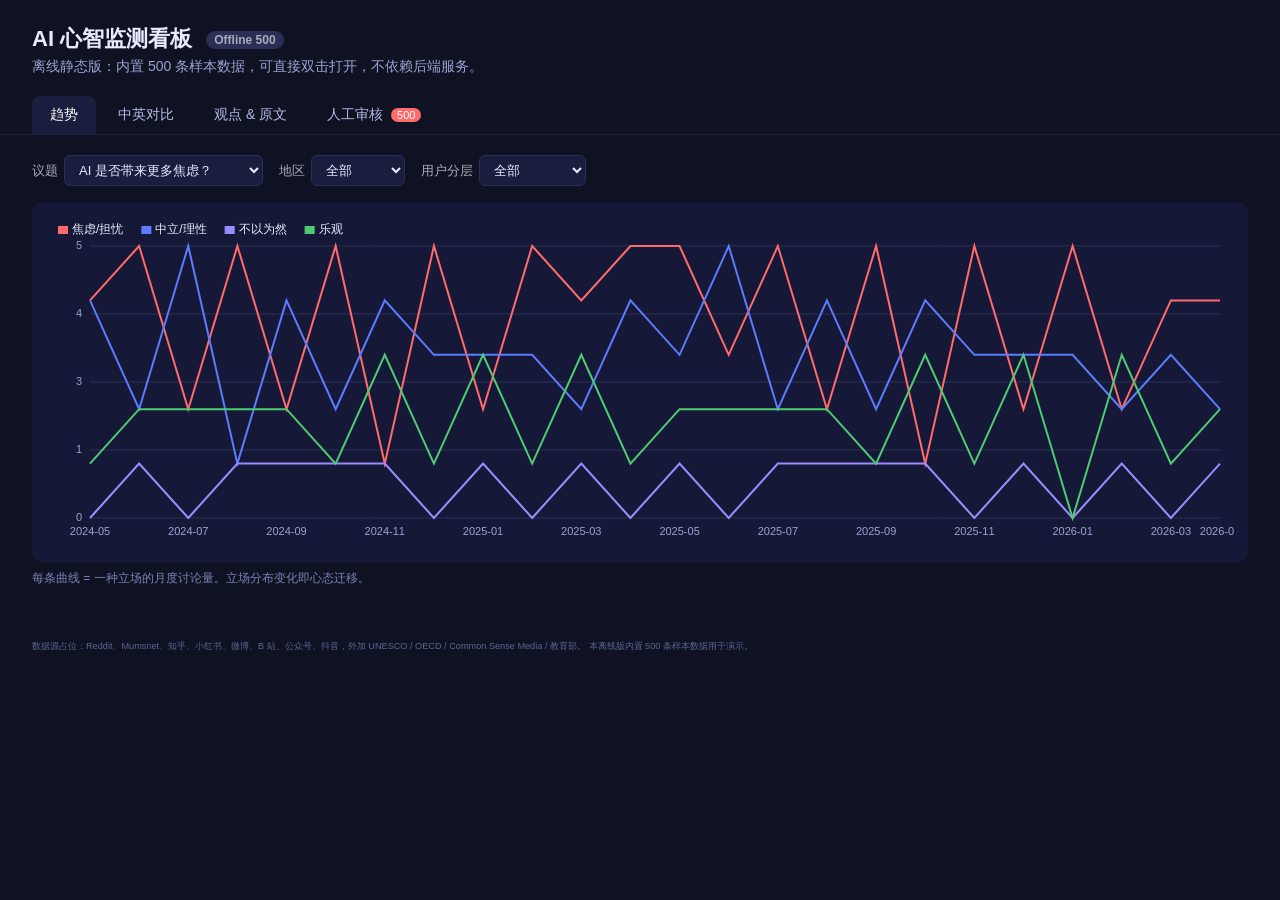
<file: offline_dashboard_500.html>
<!doctype html>
<html lang="zh-CN">
<head>
  <meta charset="utf-8"/>
  <meta name="viewport" content="width=device-width, initial-scale=1"/>
  <title>AI 心智监测看板 · Offline 500</title>
  <style>
* { box-sizing: border-box; }
body {
  margin: 0; font-family: -apple-system, "Segoe UI", "PingFang SC", "Microsoft YaHei", sans-serif;
  background: #0f1222; color: #e8ebff; min-height: 100vh;
}
header { padding: 24px 32px 8px; }
h1 { margin: 0; font-size: 22px; }
.tag {
  background: #2a2f55; color: #aab; font-size: 12px; padding: 2px 8px;
  border-radius: 10px; margin-left: 8px; vertical-align: middle;
}
.sub { color: #9aa3d1; margin: 4px 0 0; font-size: 14px; }
.tabs {
  display: flex; gap: 4px; padding: 12px 32px 0; border-bottom: 1px solid #1d2145;
}
.tab {
  background: transparent; color: #b4bbe4; border: 0; padding: 10px 18px;
  cursor: pointer; font-size: 14px; border-radius: 8px 8px 0 0;
}
.tab.active { background: #1a1e3e; color: #fff; }
.tab .badge {
  background: #ff6b6b; color: #fff; font-size: 11px; padding: 1px 6px;
  border-radius: 9px; margin-left: 4px;
}
.panel { padding: 20px 32px; }
.panel.hidden { display: none; }
.controls {
  display: flex; gap: 16px; align-items: center; flex-wrap: wrap; margin-bottom: 16px;
}
.controls label { font-size: 13px; color: #aab; display: flex; gap: 6px; align-items: center; }
select {
  background: #1a1e3e; color: #e8ebff; border: 1px solid #2a2f55;
  padding: 6px 10px; border-radius: 6px; font-size: 13px;
}
.chart-wrap { background: #151937; border-radius: 10px; padding: 14px; height: 360px; position: relative; }
.chart-wrap canvas { width: 100%; height: 100%; display: block; }
.hint { color: #7a83b4; font-size: 12px; margin-top: 8px; }
.two-col { display: grid; grid-template-columns: 1fr 1fr; gap: 20px; }
.two-col h3 { margin: 0 0 8px; font-size: 14px; color: #b4bbe4; }
.quotes { display: grid; gap: 12px; }
.quote {
  background: #151937; border-left: 3px solid #5c7cff; padding: 12px 14px;
  border-radius: 6px;
}
.quote .meta { font-size: 12px; color: #7a83b4; margin-bottom: 6px; display: flex; gap: 10px; flex-wrap: wrap; }
.quote .meta .pill {
  background: #2a2f55; color: #b4bbe4; padding: 1px 8px; border-radius: 8px;
}
.quote .pill.cn { background: #3a2550; color: #ffbce3; }
.quote .pill.en { background: #1e3b55; color: #9ad4ff; }
.quote p { margin: 4px 0; }
.quote .t { color: #9aa3d1; font-size: 13px; font-style: italic; }
.review { display: grid; gap: 14px; }
.rcard {
  background: #151937; border-radius: 8px; padding: 14px;
  border: 1px solid #2a2f55;
}
.rcard.verified { border-color: #3d6b3d; opacity: 0.75; }
.rcard .orig { margin: 6px 0 10px; }
.rcard .fields { display: grid; grid-template-columns: repeat(auto-fit, minmax(150px,1fr)); gap: 10px; margin-bottom: 8px; }
.rcard .fields label { display: block; font-size: 11px; color: #7a83b4; margin-bottom: 3px; }
.rcard .row-act { display: flex; gap: 8px; align-items: center; flex-wrap: wrap; }
.rcard textarea {
  background: #0f1222; border: 1px solid #2a2f55; color: #e8ebff;
  border-radius: 6px; width: 100%; padding: 6px 8px; font-size: 12px; resize: vertical;
}
.rcard button {
  background: #5c7cff; color: #fff; border: 0; padding: 6px 14px;
  border-radius: 6px; cursor: pointer; font-size: 13px;
}
.rcard button.secondary { background: #2a2f55; }
.rcard .changed { color: #ffbc5c; font-size: 11px; }
.stats { color: #9aa3d1; font-size: 13px; margin-left: auto; }
footer { padding: 20px 32px 30px; color: #5c6696; font-size: 11px; }
  </style>
</head>
<body>
  <header>
    <h1>AI 心智监测看板 <span class="tag">Offline 500</span></h1>
    <p class="sub">离线静态版：内置 500 条样本数据，可直接双击打开，不依赖后端服务。</p>
  </header>

  <nav class="tabs">
    <button class="tab active" data-tab="trends">趋势</button>
    <button class="tab" data-tab="compare">中英对比</button>
    <button class="tab" data-tab="quotes">观点 & 原文</button>
    <button class="tab" data-tab="review">人工审核 <span id="review-badge" class="badge"></span></button>
  </nav>

  <section id="tab-trends" class="panel">
    <div class="controls">
      <label>议题
        <select id="trend-topic">
          <option value="anxiety">AI 是否带来更多焦虑？</option>
          <option value="kids_learn">AI 时代孩子学什么 / 编程？</option>
        </select>
      </label>
      <label>地区
        <select id="trend-region">
          <option value="">全部</option>
          <option value="CN">中国</option>
          <option value="EN">英语国家</option>
        </select>
      </label>
      <label>用户分层
        <select id="trend-author">
          <option value="">全部</option>
          <option value="kol">意见领袖</option>
          <option value="tech">科技从业者</option>
          <option value="parent">家长</option>
          <option value="general">普通用户</option>
        </select>
      </label>
    </div>
    <div class="chart-wrap"><canvas id="trend-chart"></canvas></div>
    <p class="hint">每条曲线 = 一种立场的月度讨论量。立场分布变化即心态迁移。</p>
  </section>

  <section id="tab-compare" class="panel hidden">
    <div class="controls">
      <label>议题
        <select id="cmp-topic">
          <option value="kids_learn">孩子学什么 / 编程</option>
          <option value="anxiety">AI 焦虑</option>
        </select>
      </label>
    </div>
    <div class="two-col">
      <div><h3>英语国家 · 立场占比(%)</h3><div class="chart-wrap"><canvas id="cmp-en"></canvas></div></div>
      <div><h3>中国 · 立场占比(%)</h3><div class="chart-wrap"><canvas id="cmp-cn"></canvas></div></div>
    </div>
    <p class="hint">假设检验：英语圈的立场变化是否在约 6 个月后在中文圈重现？</p>
  </section>

  <section id="tab-quotes" class="panel hidden">
    <div class="controls">
      <label>议题
        <select id="q-topic">
          <option value="anxiety">AI 焦虑</option>
          <option value="kids_learn">孩子学什么</option>
        </select>
      </label>
      <label>地区
        <select id="q-region"><option value="">全部</option><option value="CN">中国</option><option value="EN">英语国家</option></select>
      </label>
    </div>
    <div id="quotes-list" class="quotes"></div>
  </section>

  <section id="tab-review" class="panel hidden">
    <div class="controls">
      <label>队列
        <select id="r-filter">
          <option value="0">仅未审核</option>
          <option value="1">已审核</option>
          <option value="">全部</option>
        </select>
      </label>
      <span id="r-stats" class="stats"></span>
    </div>
    <div id="review-list" class="review"></div>
    <p class="hint">离线版的“保存”仅在当前页面内生效，不会写回数据库。</p>
  </section>

  <footer>
    <small>
      数据源占位：Reddit、Mumsnet、知乎、小红书、微博、B 站、公众号、抖音，外加 UNESCO / OECD / Common Sense Media / 教育部。
      本离线版内置 500 条样本数据用于演示。
    </small>
  </footer>

  <script id="posts-data" type="application/json">[{"id":1,"source":"reddit","region":"EN","author_type":"parent","topic":"anxiety","stance":"anxious","posted_at":"2024-05-01","original_text":"I genuinely don't know what jobs will exist when my 8yo grows up. Every week another profession looks disrupted. I'm losing sleep over this. [sample #1]","translation":"我真的不知道我 8 岁孩子长大后还有什么工作。每周都有新职业被颠覆，为此我睡不好觉。（样本#1）","url":"https://reddit.com/r/Parenting/example_ai_anxiety_1?v=1","human_verified":0,"human_notes":"","ai_confidence":0.8,"ai_labels_json":"{\"topic\": \"anxiety\", \"stance\": \"anxious\", \"author_type\": \"parent\", \"region\": \"EN\"}"},{"id":2,"source":"mumsnet","region":"EN","author_type":"parent","topic":"anxiety","stance":"anxious","posted_at":"2024-06-08","original_text":"AITA for feeling hopeless about my kids' future careers? Teachers keep saying 'they'll be fine' but have they seen GPT-5 lately? [sample #2]","translation":"我对孩子未来职业感到绝望是不是过度了？老师都说「他们没事的」，但他们看过最新的 GPT-5 吗？（样本#2）","url":"https://mumsnet.com/Talk/example_ai_anxiety_2?v=2","human_verified":0,"human_notes":"","ai_confidence":0.8,"ai_labels_json":"{\"topic\": \"anxiety\", \"stance\": \"anxious\", \"author_type\": \"parent\", \"region\": \"EN\"}"},{"id":3,"source":"reddit","region":"EN","author_type":"tech","topic":"anxiety","stance":"balanced","posted_at":"2024-07-15","original_text":"Worked in ML for 12 years. The hype cycle is real but so is the disruption. Long-term I'm cautiously optimistic, short-term it's going to be messy for mid-skill jobs. [sample #3]","translation":"做 ML 12 年了。炒作是真的，冲击也是真的。长期我谨慎乐观，短期中等技能岗位会很痛。（样本#3）","url":"https://reddit.com/r/MachineLearning/example_ai_anxiety_3?v=3","human_verified":0,"human_notes":"","ai_confidence":0.8,"ai_labels_json":"{\"topic\": \"anxiety\", \"stance\": \"balanced\", \"author_type\": \"tech\", \"region\": \"EN\"}"},{"id":4,"source":"reddit","region":"EN","author_type":"kol","topic":"anxiety","stance":"optimistic","posted_at":"2024-08-22","original_text":"Every tech revolution caused panic. Web, mobile, cloud. AI is bigger but humans will adapt like we always did. Stop doomposting. [sample #4]","translation":"每次技术革命都引发恐慌。Web、移动、云端。AI 更大，但人类像以往一样会适应。别再唱衰。（样本#4）","url":"https://x.com/example_kol_ai_anxiety_4?v=4","human_verified":0,"human_notes":"","ai_confidence":0.8,"ai_labels_json":"{\"topic\": \"anxiety\", \"stance\": \"optimistic\", \"author_type\": \"kol\", \"region\": \"EN\"}"},{"id":5,"source":"mumsnet","region":"EN","author_type":"parent","topic":"anxiety","stance":"anxious","posted_at":"2024-09-01","original_text":"My teenager is spiraling. Says there's no point studying anything because AI will do it. I don't know how to respond. [sample #5]","translation":"我十几岁的孩子开始崩溃，说学什么都没意义因为 AI 都能做。我不知道怎么回应。（样本#5）","url":"https://mumsnet.com/Talk/example_teen_anxiety?v=5","human_verified":0,"human_notes":"","ai_confidence":0.8,"ai_labels_json":"{\"topic\": \"anxiety\", \"stance\": \"anxious\", \"author_type\": \"parent\", \"region\": \"EN\"}"},{"id":6,"source":"reddit","region":"EN","author_type":"general","topic":"anxiety","stance":"dismissive","posted_at":"2024-10-08","original_text":"It's all marketing. These 'agents' still can't book a flight without hallucinating. Calm down. [sample #6]","translation":"全是营销。这些「智能体」订个机票都会乱编。冷静一下。（样本#6）","url":"https://reddit.com/r/artificial/example_dismissive?v=6","human_verified":0,"human_notes":"","ai_confidence":0.8,"ai_labels_json":"{\"topic\": \"anxiety\", \"stance\": \"dismissive\", \"author_type\": \"general\", \"region\": \"EN\"}"},{"id":7,"source":"reddit","region":"EN","author_type":"tech","topic":"anxiety","stance":"balanced","posted_at":"2024-11-15","original_text":"Anxiety is rational, paralysis isn't. Use AI, understand its limits, re-skill where needed. Anxiety without action is just stress. [sample #7]","translation":"焦虑是理性的，瘫痪不是。用 AI、理解它的边界、必要时再培训。焦虑不行动只是压力。（样本#7）","url":"https://reddit.com/r/cscareerquestions/example_balanced?v=7","human_verified":0,"human_notes":"","ai_confidence":0.8,"ai_labels_json":"{\"topic\": \"anxiety\", \"stance\": \"balanced\", \"author_type\": \"tech\", \"region\": \"EN\"}"},{"id":8,"source":"reddit","region":"EN","author_type":"parent","topic":"anxiety","stance":"optimistic","posted_at":"2024-12-22","original_text":"Honestly I've become less anxious over time. My kid uses AI to learn faster than I ever could. We just need to teach judgement. [sample #8]","translation":"说实话我越来越不焦虑了。孩子用 AI 学得比我以前快得多。我们只需要教他判断力。（样本#8）","url":"https://reddit.com/r/Parenting/example_optimistic?v=8","human_verified":0,"human_notes":"","ai_confidence":0.8,"ai_labels_json":"{\"topic\": \"anxiety\", \"stance\": \"optimistic\", \"author_type\": \"parent\", \"region\": \"EN\"}"},{"id":9,"source":"zhihu","region":"CN","author_type":"parent","topic":"anxiety","stance":"balanced","posted_at":"2025-01-01","original_text":"说不焦虑是假的，但焦虑没用。身边同事孩子都在卷 AI 夏令营，我们家暂时先练阅读和表达。（样本#9）","translation":"It's a lie to say I'm not anxious, but anxiety is useless. My colleagues' kids are all in AI summer camps; we focus on reading and communication for now. (sample #9)","url":"https://zhihu.com/question/example_cn_anxiety_1?v=9","human_verified":0,"human_notes":"","ai_confidence":0.8,"ai_labels_json":"{\"topic\": \"anxiety\", \"stance\": \"balanced\", \"author_type\": \"parent\", \"region\": \"CN\"}"},{"id":10,"source":"xiaohongshu","region":"CN","author_type":"parent","topic":"anxiety","stance":"anxious","posted_at":"2025-02-08","original_text":"看了扎克伯格说要裁掉中级工程师，我连夜把孩子的 Python 课退了，又报了新的 AI 产品经理课。谁能告诉我该学什么？😭（样本#10）","translation":"After seeing Zuckerberg say they'll lay off mid-level engineers, I cancelled my kid's Python course overnight and signed up for an AI PM course instead. Can anyone tell me what to learn? (sample #10)","url":"https://xiaohongshu.com/discovery/example_cn_anxiety_2?v=10","human_verified":0,"human_notes":"","ai_confidence":0.8,"ai_labels_json":"{\"topic\": \"anxiety\", \"stance\": \"anxious\", \"author_type\": \"parent\", \"region\": \"CN\"}"},{"id":11,"source":"weibo","region":"CN","author_type":"kol","topic":"anxiety","stance":"optimistic","posted_at":"2025-03-15","original_text":"每次技术革命都会有一波焦虑，然后一波新机会。家长与其焦虑，不如和孩子一起学 AI 工具，这是我家的做法。（样本#11）","translation":"Every tech revolution comes with anxiety then new opportunities. Instead of being anxious, learn AI tools together with your kids — that's what we do. (sample #11)","url":"https://weibo.com/example_cn_kol_anxiety?v=11","human_verified":0,"human_notes":"","ai_confidence":0.8,"ai_labels_json":"{\"topic\": \"anxiety\", \"stance\": \"optimistic\", \"author_type\": \"kol\", \"region\": \"CN\"}"},{"id":12,"source":"bilibili","region":"CN","author_type":"general","topic":"anxiety","stance":"anxious","posted_at":"2025-04-22","original_text":"刚毕业找不到工作，看着 AI 一个比一个强，每天都在怀疑读这么多年书的意义。（样本#12）","translation":"Just graduated can't find a job, AI getting stronger every day, questioning the meaning of all those years of schooling. (sample #12)","url":"https://bilibili.com/video/example_cn_grad_anxiety?v=12","human_verified":0,"human_notes":"","ai_confidence":0.8,"ai_labels_json":"{\"topic\": \"anxiety\", \"stance\": \"anxious\", \"author_type\": \"general\", \"region\": \"CN\"}"},{"id":13,"source":"wechat","region":"CN","author_type":"kol","topic":"anxiety","stance":"balanced","posted_at":"2025-05-01","original_text":"与其问「AI会不会替代人」，不如问「哪些场景仍然需要人的判断和责任」。焦虑的背面是行动。（样本#13）","translation":"Instead of asking 'will AI replace people', ask 'which scenarios still need human judgment and accountability'. The flip side of anxiety is action. (sample #13)","url":"https://mp.weixin.qq.com/s/example_cn_balanced?v=13","human_verified":0,"human_notes":"","ai_confidence":0.8,"ai_labels_json":"{\"topic\": \"anxiety\", \"stance\": \"balanced\", \"author_type\": \"kol\", \"region\": \"CN\"}"},{"id":14,"source":"douyin","region":"CN","author_type":"parent","topic":"anxiety","stance":"anxious","posted_at":"2025-06-08","original_text":"连小学老师都在用 AI 批作业了，我们家孩子以后拿什么竞争？真的想躺平。（样本#14）","translation":"Even elementary teachers grade with AI now. What will my kid compete with later? I really want to give up. (sample #14)","url":"https://douyin.com/video/example_cn_anxiety_3?v=14","human_verified":0,"human_notes":"","ai_confidence":0.8,"ai_labels_json":"{\"topic\": \"anxiety\", \"stance\": \"anxious\", \"author_type\": \"parent\", \"region\": \"CN\"}"},{"id":15,"source":"zhihu","region":"CN","author_type":"tech","topic":"anxiety","stance":"balanced","posted_at":"2025-07-15","original_text":"作为算法工程师，真心建议家长别短线焦虑。让孩子会提问、会判断、会协作，比现在学什么具体技术重要得多。（样本#15）","translation":"As an ML engineer, I honestly advise parents not to be short-term anxious. Teaching kids to ask, judge, and collaborate matters far more than any specific tech. (sample #15)","url":"https://zhihu.com/answer/example_cn_tech_balanced?v=15","human_verified":0,"human_notes":"","ai_confidence":0.8,"ai_labels_json":"{\"topic\": \"anxiety\", \"stance\": \"balanced\", \"author_type\": \"tech\", \"region\": \"CN\"}"},{"id":16,"source":"reddit","region":"EN","author_type":"tech","topic":"kids_learn","stance":"still_code","posted_at":"2025-08-22","original_text":"Coding teaches decomposition and debugging. Those skills are MORE valuable when AI writes the code, not less. Kids should still learn to code. [sample #16]","translation":"编程教会分解问题和 debug。当 AI 写代码时，这些技能更有价值，而不是更没价值。孩子还是要学编程。（样本#16）","url":"https://reddit.com/r/learnprogramming/example_en_still_code?v=16","human_verified":0,"human_notes":"","ai_confidence":0.8,"ai_labels_json":"{\"topic\": \"kids_learn\", \"stance\": \"still_code\", \"author_type\": \"tech\", \"region\": \"EN\"}"},{"id":17,"source":"reddit","region":"EN","author_type":"kol","topic":"kids_learn","stance":"ai_literacy","posted_at":"2025-09-01","original_text":"Hot take: syntax-level coding classes for 10yos are obsolete. Teach prompting, verification, and AI ethics instead. [sample #17]","translation":"观点：给 10 岁孩子教语法级编程已经过时了。应该教 prompt、验证和 AI 伦理。（样本#17）","url":"https://x.com/example_en_kol_literacy?v=17","human_verified":0,"human_notes":"","ai_confidence":0.8,"ai_labels_json":"{\"topic\": \"kids_learn\", \"stance\": \"ai_literacy\", \"author_type\": \"kol\", \"region\": \"EN\"}"},{"id":18,"source":"mumsnet","region":"EN","author_type":"parent","topic":"kids_learn","stance":"humanities_critical","posted_at":"2025-10-08","original_text":"We pivoted our daughter from Scratch to debate club. Critical thinking & writing will outlast any language or framework. [sample #18]","translation":"我们让女儿从 Scratch 转到辩论社。批判性思维和写作能比任何语言框架活得都久。（样本#18）","url":"https://mumsnet.com/Talk/example_en_humanities?v=18","human_verified":0,"human_notes":"","ai_confidence":0.8,"ai_labels_json":"{\"topic\": \"kids_learn\", \"stance\": \"humanities_critical\", \"author_type\": \"parent\", \"region\": \"EN\"}"},{"id":19,"source":"reddit","region":"EN","author_type":"parent","topic":"kids_learn","stance":"fundamentals_math","posted_at":"2025-11-15","original_text":"Math and stats are the real moat. If kids understand probability and linear algebra, AI is a tool; if not, AI is a black box. [sample #19]","translation":"数学和统计才是真正的护城河。孩子懂概率和线代，AI 就是工具；不懂，AI 就是黑盒子。（样本#19）","url":"https://reddit.com/r/education/example_en_math?v=19","human_verified":0,"human_notes":"","ai_confidence":0.8,"ai_labels_json":"{\"topic\": \"kids_learn\", \"stance\": \"fundamentals_math\", \"author_type\": \"parent\", \"region\": \"EN\"}"},{"id":20,"source":"reddit","region":"EN","author_type":"tech","topic":"kids_learn","stance":"ai_literacy","posted_at":"2025-12-22","original_text":"I work at a FAANG. We hire for taste and problem framing now. Kids should build stuff with AI, not memorize syntax. [sample #20]","translation":"我在 FAANG。我们现在招人看审美和问题拆解。孩子应该用 AI 做东西，而不是背语法。（样本#20）","url":"https://reddit.com/r/cscareerquestions/example_en_literacy_2?v=20","human_verified":0,"human_notes":"","ai_confidence":0.8,"ai_labels_json":"{\"topic\": \"kids_learn\", \"stance\": \"ai_literacy\", \"author_type\": \"tech\", \"region\": \"EN\"}"},{"id":21,"source":"mumsnet","region":"EN","author_type":"parent","topic":"kids_learn","stance":"still_code","posted_at":"2026-01-01","original_text":"My 14yo built a Discord bot with Copilot last weekend. He learned MORE about coding than his whole term at school. Coding isn't dead — it's democratized. [sample #21]","translation":"我 14 岁的娃用 Copilot 周末就写了个 Discord 机器人，比学校一学期学的还多。编程没死，而是被民主化了。（样本#21）","url":"https://mumsnet.com/Talk/example_en_still_code_2?v=21","human_verified":0,"human_notes":"","ai_confidence":0.8,"ai_labels_json":"{\"topic\": \"kids_learn\", \"stance\": \"still_code\", \"author_type\": \"parent\", \"region\": \"EN\"}"},{"id":22,"source":"reddit","region":"EN","author_type":"general","topic":"kids_learn","stance":"no_code_needed","posted_at":"2026-02-08","original_text":"Why would anyone teach a kid to code when they can just describe what they want? Save them the pain. [sample #22]","translation":"AI 都能描述即得，为什么还要教孩子写代码？别让他们受罪了。（样本#22）","url":"https://reddit.com/r/artificial/example_en_no_code?v=22","human_verified":0,"human_notes":"","ai_confidence":0.8,"ai_labels_json":"{\"topic\": \"kids_learn\", \"stance\": \"no_code_needed\", \"author_type\": \"general\", \"region\": \"EN\"}"},{"id":23,"source":"reddit","region":"EN","author_type":"kol","topic":"kids_learn","stance":"humanities_critical","posted_at":"2026-03-15","original_text":"The scarce skill in 2030 won't be coding — it'll be asking the right questions and owning the consequences. Raise kids who can do that. [sample #23]","translation":"2030 年稀缺的不是编程，而是会提对问题、敢承担后果。把孩子培养成这样的人。（样本#23）","url":"https://x.com/example_en_kol_humanities?v=23","human_verified":0,"human_notes":"","ai_confidence":0.8,"ai_labels_json":"{\"topic\": \"kids_learn\", \"stance\": \"humanities_critical\", \"author_type\": \"kol\", \"region\": \"EN\"}"},{"id":24,"source":"oecd","region":"EN","author_type":"kol","topic":"kids_learn","stance":"ai_literacy","posted_at":"2026-04-22","original_text":"Future-ready curricula should combine computational thinking with AI literacy and socio-emotional skills. [sample #24]","translation":"面向未来的课程应结合计算思维、AI 素养和社会情感能力。（样本#24）","url":"https://oecd.org/education/example_ai_literacy_report?v=24","human_verified":0,"human_notes":"","ai_confidence":0.8,"ai_labels_json":"{\"topic\": \"kids_learn\", \"stance\": \"ai_literacy\", \"author_type\": \"kol\", \"region\": \"EN\"}"},{"id":25,"source":"zhihu","region":"CN","author_type":"tech","topic":"kids_learn","stance":"still_code","posted_at":"2024-05-01","original_text":"让孩子学编程不是为了写代码，是为了学分解问题。AI 时代这个能力更重要。Python 还是要学。（样本#25）","translation":"Teaching kids coding isn't about writing code but learning decomposition. This matters more in the AI era. Python still needs to be learned. (sample #25)","url":"https://zhihu.com/answer/example_cn_still_code?v=25","human_verified":0,"human_notes":"","ai_confidence":0.8,"ai_labels_json":"{\"topic\": \"kids_learn\", \"stance\": \"still_code\", \"author_type\": \"tech\", \"region\": \"CN\"}"},{"id":26,"source":"xiaohongshu","region":"CN","author_type":"parent","topic":"kids_learn","stance":"still_code","posted_at":"2024-06-08","original_text":"朋友说 AI 来了编程没用，但我家坚持每周 Scratch 一小时。逻辑思维这东西别的课替代不了。（样本#26）","translation":"My friend said coding is useless once AI came, but we still do Scratch one hour a week. Nothing else replaces logical thinking. (sample #26)","url":"https://xiaohongshu.com/discovery/example_cn_still_code?v=26","human_verified":0,"human_notes":"","ai_confidence":0.8,"ai_labels_json":"{\"topic\": \"kids_learn\", \"stance\": \"still_code\", \"author_type\": \"parent\", \"region\": \"CN\"}"},{"id":27,"source":"weibo","region":"CN","author_type":"kol","topic":"kids_learn","stance":"humanities_critical","posted_at":"2024-07-15","original_text":"AI 时代最稀缺的是提问能力、审美和同理心，这些都需要阅读和讨论来培养，不是刷编程题。（样本#27）","translation":"The scarcest skills in the AI era are asking questions, taste, and empathy — these come from reading and discussion, not coding drills. (sample #27)","url":"https://weibo.com/example_cn_kol_humanities?v=27","human_verified":0,"human_notes":"","ai_confidence":0.8,"ai_labels_json":"{\"topic\": \"kids_learn\", \"stance\": \"humanities_critical\", \"author_type\": \"kol\", \"region\": \"CN\"}"},{"id":28,"source":"bilibili","region":"CN","author_type":"tech","topic":"kids_learn","stance":"ai_literacy","posted_at":"2024-08-22","original_text":"我在大厂带 AI 团队，我女儿的「编程课」现在是和 AI 一起做小游戏。教语法没意义，教她怎么用 AI + 验证结果才有用。（样本#28）","translation":"I lead an AI team at a big tech firm. My daughter's 'coding class' is now building games with AI. Teaching syntax is pointless; teaching her to use AI and verify results matters. (sample #28)","url":"https://bilibili.com/video/example_cn_ai_literacy?v=28","human_verified":0,"human_notes":"","ai_confidence":0.8,"ai_labels_json":"{\"topic\": \"kids_learn\", \"stance\": \"ai_literacy\", \"author_type\": \"tech\", \"region\": \"CN\"}"},{"id":29,"source":"wechat","region":"CN","author_type":"kol","topic":"kids_learn","stance":"ai_literacy","posted_at":"2024-09-01","original_text":"家长问我还要不要给孩子报编程班。我的建议：把一半时间换成 AI 素养课——prompt、事实核查、伦理判断。（样本#29）","translation":"Parents ask if kids should still take coding classes. My advice: swap half the time for AI literacy — prompting, fact-checking, ethical judgment. (sample #29)","url":"https://mp.weixin.qq.com/s/example_cn_kol_literacy?v=29","human_verified":0,"human_notes":"","ai_confidence":0.8,"ai_labels_json":"{\"topic\": \"kids_learn\", \"stance\": \"ai_literacy\", \"author_type\": \"kol\", \"region\": \"CN\"}"},{"id":30,"source":"zhihu","region":"CN","author_type":"parent","topic":"kids_learn","stance":"fundamentals_math","posted_at":"2024-10-08","original_text":"我是理工妈，坚决认为数学物理比编程更底层。AI 工具每年换一套，数学一辈子不换。（样本#30）","translation":"I'm a STEM mom. Math and physics are more fundamental than coding. AI tools change yearly; math is for life. (sample #30)","url":"https://zhihu.com/answer/example_cn_math?v=30","human_verified":0,"human_notes":"","ai_confidence":0.8,"ai_labels_json":"{\"topic\": \"kids_learn\", \"stance\": \"fundamentals_math\", \"author_type\": \"parent\", \"region\": \"CN\"}"},{"id":31,"source":"xiaohongshu","region":"CN","author_type":"parent","topic":"kids_learn","stance":"humanities_critical","posted_at":"2024-11-15","original_text":"我家今年把编程课停了，换成了阅读俱乐部和辩论。原因很简单：代码 AI 写得比孩子好，但提问和思辨它不会。（样本#31）","translation":"We stopped the coding class this year and switched to a book club and debate. Reason: AI writes code better than kids, but it can't ask questions or think critically. (sample #31)","url":"https://xiaohongshu.com/discovery/example_cn_humanities?v=31","human_verified":0,"human_notes":"","ai_confidence":0.8,"ai_labels_json":"{\"topic\": \"kids_learn\", \"stance\": \"humanities_critical\", \"author_type\": \"parent\", \"region\": \"CN\"}"},{"id":32,"source":"douyin","region":"CN","author_type":"general","topic":"kids_learn","stance":"no_code_needed","posted_at":"2024-12-22","original_text":"现在写代码 AI 一句话就搞定，还让孩子学啥编程？学点赚钱的实际技能不香吗。（样本#32）","translation":"AI writes code in one sentence now. Why make kids learn coding? Learn something practical that makes money. (sample #32)","url":"https://douyin.com/video/example_cn_no_code?v=32","human_verified":0,"human_notes":"","ai_confidence":0.8,"ai_labels_json":"{\"topic\": \"kids_learn\", \"stance\": \"no_code_needed\", \"author_type\": \"general\", \"region\": \"CN\"}"},{"id":33,"source":"wechat","region":"CN","author_type":"kol","topic":"kids_learn","stance":"ai_literacy","posted_at":"2025-01-01","original_text":"新一年趋势很清楚：从「学编程」转向「学与 AI 协作」。重点不是写代码，是会评估 AI 输出。（样本#33）","translation":"The trend this year is clear: from 'learn to code' to 'learn to collaborate with AI'. The point isn't writing code — it's evaluating AI output. (sample #33)","url":"https://mp.weixin.qq.com/s/example_cn_trend_2026?v=33","human_verified":0,"human_notes":"","ai_confidence":0.8,"ai_labels_json":"{\"topic\": \"kids_learn\", \"stance\": \"ai_literacy\", \"author_type\": \"kol\", \"region\": \"CN\"}"},{"id":34,"source":"moe_cn","region":"CN","author_type":"kol","topic":"kids_learn","stance":"ai_literacy","posted_at":"2025-02-08","original_text":"推进中小学人工智能教育，构建面向未来的人机协作素养课程体系。（样本#34）","translation":"Promote AI education in primary/secondary schools; build a future-facing human-AI collaboration curriculum. (sample #34)","url":"http://moe.gov.cn/example_policy?v=34","human_verified":0,"human_notes":"","ai_confidence":0.8,"ai_labels_json":"{\"topic\": \"kids_learn\", \"stance\": \"ai_literacy\", \"author_type\": \"kol\", \"region\": \"CN\"}"},{"id":35,"source":"commonsense","region":"EN","author_type":"kol","topic":"kids_learn","stance":"humanities_critical","posted_at":"2025-03-15","original_text":"Parents should prioritize media literacy and critical evaluation of AI output over tool-specific skills. [sample #35]","translation":"家长应把媒介素养和 AI 输出的批判性评估放在工具技能之前。（样本#35）","url":"https://commonsensemedia.org/example_ai_guide?v=35","human_verified":0,"human_notes":"","ai_confidence":0.8,"ai_labels_json":"{\"topic\": \"kids_learn\", \"stance\": \"humanities_critical\", \"author_type\": \"kol\", \"region\": \"EN\"}"},{"id":36,"source":"reddit","region":"EN","author_type":"parent","topic":"anxiety","stance":"anxious","posted_at":"2025-04-22","original_text":"I genuinely don't know what jobs will exist when my 8yo grows up. Every week another profession looks disrupted. I'm losing sleep over this. [sample #36]","translation":"我真的不知道我 8 岁孩子长大后还有什么工作。每周都有新职业被颠覆，为此我睡不好觉。（样本#36）","url":"https://reddit.com/r/Parenting/example_ai_anxiety_1?v=36","human_verified":0,"human_notes":"","ai_confidence":0.8,"ai_labels_json":"{\"topic\": \"anxiety\", \"stance\": \"anxious\", \"author_type\": \"parent\", \"region\": \"EN\"}"},{"id":37,"source":"mumsnet","region":"EN","author_type":"parent","topic":"anxiety","stance":"anxious","posted_at":"2025-05-01","original_text":"AITA for feeling hopeless about my kids' future careers? Teachers keep saying 'they'll be fine' but have they seen GPT-5 lately? [sample #37]","translation":"我对孩子未来职业感到绝望是不是过度了？老师都说「他们没事的」，但他们看过最新的 GPT-5 吗？（样本#37）","url":"https://mumsnet.com/Talk/example_ai_anxiety_2?v=37","human_verified":0,"human_notes":"","ai_confidence":0.8,"ai_labels_json":"{\"topic\": \"anxiety\", \"stance\": \"anxious\", \"author_type\": \"parent\", \"region\": \"EN\"}"},{"id":38,"source":"reddit","region":"EN","author_type":"tech","topic":"anxiety","stance":"balanced","posted_at":"2025-06-08","original_text":"Worked in ML for 12 years. The hype cycle is real but so is the disruption. Long-term I'm cautiously optimistic, short-term it's going to be messy for mid-skill jobs. [sample #38]","translation":"做 ML 12 年了。炒作是真的，冲击也是真的。长期我谨慎乐观，短期中等技能岗位会很痛。（样本#38）","url":"https://reddit.com/r/MachineLearning/example_ai_anxiety_3?v=38","human_verified":0,"human_notes":"","ai_confidence":0.8,"ai_labels_json":"{\"topic\": \"anxiety\", \"stance\": \"balanced\", \"author_type\": \"tech\", \"region\": \"EN\"}"},{"id":39,"source":"reddit","region":"EN","author_type":"kol","topic":"anxiety","stance":"optimistic","posted_at":"2025-07-15","original_text":"Every tech revolution caused panic. Web, mobile, cloud. AI is bigger but humans will adapt like we always did. Stop doomposting. [sample #39]","translation":"每次技术革命都引发恐慌。Web、移动、云端。AI 更大，但人类像以往一样会适应。别再唱衰。（样本#39）","url":"https://x.com/example_kol_ai_anxiety_4?v=39","human_verified":0,"human_notes":"","ai_confidence":0.8,"ai_labels_json":"{\"topic\": \"anxiety\", \"stance\": \"optimistic\", \"author_type\": \"kol\", \"region\": \"EN\"}"},{"id":40,"source":"mumsnet","region":"EN","author_type":"parent","topic":"anxiety","stance":"anxious","posted_at":"2025-08-22","original_text":"My teenager is spiraling. Says there's no point studying anything because AI will do it. I don't know how to respond. [sample #40]","translation":"我十几岁的孩子开始崩溃，说学什么都没意义因为 AI 都能做。我不知道怎么回应。（样本#40）","url":"https://mumsnet.com/Talk/example_teen_anxiety?v=40","human_verified":0,"human_notes":"","ai_confidence":0.8,"ai_labels_json":"{\"topic\": \"anxiety\", \"stance\": \"anxious\", \"author_type\": \"parent\", \"region\": \"EN\"}"},{"id":41,"source":"reddit","region":"EN","author_type":"general","topic":"anxiety","stance":"dismissive","posted_at":"2025-09-01","original_text":"It's all marketing. These 'agents' still can't book a flight without hallucinating. Calm down. [sample #41]","translation":"全是营销。这些「智能体」订个机票都会乱编。冷静一下。（样本#41）","url":"https://reddit.com/r/artificial/example_dismissive?v=41","human_verified":0,"human_notes":"","ai_confidence":0.8,"ai_labels_json":"{\"topic\": \"anxiety\", \"stance\": \"dismissive\", \"author_type\": \"general\", \"region\": \"EN\"}"},{"id":42,"source":"reddit","region":"EN","author_type":"tech","topic":"anxiety","stance":"balanced","posted_at":"2025-10-08","original_text":"Anxiety is rational, paralysis isn't. Use AI, understand its limits, re-skill where needed. Anxiety without action is just stress. [sample #42]","translation":"焦虑是理性的，瘫痪不是。用 AI、理解它的边界、必要时再培训。焦虑不行动只是压力。（样本#42）","url":"https://reddit.com/r/cscareerquestions/example_balanced?v=42","human_verified":0,"human_notes":"","ai_confidence":0.8,"ai_labels_json":"{\"topic\": \"anxiety\", \"stance\": \"balanced\", \"author_type\": \"tech\", \"region\": \"EN\"}"},{"id":43,"source":"reddit","region":"EN","author_type":"parent","topic":"anxiety","stance":"optimistic","posted_at":"2025-11-15","original_text":"Honestly I've become less anxious over time. My kid uses AI to learn faster than I ever could. We just need to teach judgement. [sample #43]","translation":"说实话我越来越不焦虑了。孩子用 AI 学得比我以前快得多。我们只需要教他判断力。（样本#43）","url":"https://reddit.com/r/Parenting/example_optimistic?v=43","human_verified":0,"human_notes":"","ai_confidence":0.8,"ai_labels_json":"{\"topic\": \"anxiety\", \"stance\": \"optimistic\", \"author_type\": \"parent\", \"region\": \"EN\"}"},{"id":44,"source":"zhihu","region":"CN","author_type":"parent","topic":"anxiety","stance":"balanced","posted_at":"2025-12-22","original_text":"说不焦虑是假的，但焦虑没用。身边同事孩子都在卷 AI 夏令营，我们家暂时先练阅读和表达。（样本#44）","translation":"It's a lie to say I'm not anxious, but anxiety is useless. My colleagues' kids are all in AI summer camps; we focus on reading and communication for now. (sample #44)","url":"https://zhihu.com/question/example_cn_anxiety_1?v=44","human_verified":0,"human_notes":"","ai_confidence":0.8,"ai_labels_json":"{\"topic\": \"anxiety\", \"stance\": \"balanced\", \"author_type\": \"parent\", \"region\": \"CN\"}"},{"id":45,"source":"xiaohongshu","region":"CN","author_type":"parent","topic":"anxiety","stance":"anxious","posted_at":"2026-01-01","original_text":"看了扎克伯格说要裁掉中级工程师，我连夜把孩子的 Python 课退了，又报了新的 AI 产品经理课。谁能告诉我该学什么？😭（样本#45）","translation":"After seeing Zuckerberg say they'll lay off mid-level engineers, I cancelled my kid's Python course overnight and signed up for an AI PM course instead. Can anyone tell me what to learn? (sample #45)","url":"https://xiaohongshu.com/discovery/example_cn_anxiety_2?v=45","human_verified":0,"human_notes":"","ai_confidence":0.8,"ai_labels_json":"{\"topic\": \"anxiety\", \"stance\": \"anxious\", \"author_type\": \"parent\", \"region\": \"CN\"}"},{"id":46,"source":"weibo","region":"CN","author_type":"kol","topic":"anxiety","stance":"optimistic","posted_at":"2026-02-08","original_text":"每次技术革命都会有一波焦虑，然后一波新机会。家长与其焦虑，不如和孩子一起学 AI 工具，这是我家的做法。（样本#46）","translation":"Every tech revolution comes with anxiety then new opportunities. Instead of being anxious, learn AI tools together with your kids — that's what we do. (sample #46)","url":"https://weibo.com/example_cn_kol_anxiety?v=46","human_verified":0,"human_notes":"","ai_confidence":0.8,"ai_labels_json":"{\"topic\": \"anxiety\", \"stance\": \"optimistic\", \"author_type\": \"kol\", \"region\": \"CN\"}"},{"id":47,"source":"bilibili","region":"CN","author_type":"general","topic":"anxiety","stance":"anxious","posted_at":"2026-03-15","original_text":"刚毕业找不到工作，看着 AI 一个比一个强，每天都在怀疑读这么多年书的意义。（样本#47）","translation":"Just graduated can't find a job, AI getting stronger every day, questioning the meaning of all those years of schooling. (sample #47)","url":"https://bilibili.com/video/example_cn_grad_anxiety?v=47","human_verified":0,"human_notes":"","ai_confidence":0.8,"ai_labels_json":"{\"topic\": \"anxiety\", \"stance\": \"anxious\", \"author_type\": \"general\", \"region\": \"CN\"}"},{"id":48,"source":"wechat","region":"CN","author_type":"kol","topic":"anxiety","stance":"balanced","posted_at":"2026-04-22","original_text":"与其问「AI会不会替代人」，不如问「哪些场景仍然需要人的判断和责任」。焦虑的背面是行动。（样本#48）","translation":"Instead of asking 'will AI replace people', ask 'which scenarios still need human judgment and accountability'. The flip side of anxiety is action. (sample #48)","url":"https://mp.weixin.qq.com/s/example_cn_balanced?v=48","human_verified":0,"human_notes":"","ai_confidence":0.8,"ai_labels_json":"{\"topic\": \"anxiety\", \"stance\": \"balanced\", \"author_type\": \"kol\", \"region\": \"CN\"}"},{"id":49,"source":"douyin","region":"CN","author_type":"parent","topic":"anxiety","stance":"anxious","posted_at":"2024-05-01","original_text":"连小学老师都在用 AI 批作业了，我们家孩子以后拿什么竞争？真的想躺平。（样本#49）","translation":"Even elementary teachers grade with AI now. What will my kid compete with later? I really want to give up. (sample #49)","url":"https://douyin.com/video/example_cn_anxiety_3?v=49","human_verified":0,"human_notes":"","ai_confidence":0.8,"ai_labels_json":"{\"topic\": \"anxiety\", \"stance\": \"anxious\", \"author_type\": \"parent\", \"region\": \"CN\"}"},{"id":50,"source":"zhihu","region":"CN","author_type":"tech","topic":"anxiety","stance":"balanced","posted_at":"2024-06-08","original_text":"作为算法工程师，真心建议家长别短线焦虑。让孩子会提问、会判断、会协作，比现在学什么具体技术重要得多。（样本#50）","translation":"As an ML engineer, I honestly advise parents not to be short-term anxious. Teaching kids to ask, judge, and collaborate matters far more than any specific tech. (sample #50)","url":"https://zhihu.com/answer/example_cn_tech_balanced?v=50","human_verified":0,"human_notes":"","ai_confidence":0.8,"ai_labels_json":"{\"topic\": \"anxiety\", \"stance\": \"balanced\", \"author_type\": \"tech\", \"region\": \"CN\"}"},{"id":51,"source":"reddit","region":"EN","author_type":"tech","topic":"kids_learn","stance":"still_code","posted_at":"2024-07-15","original_text":"Coding teaches decomposition and debugging. Those skills are MORE valuable when AI writes the code, not less. Kids should still learn to code. [sample #51]","translation":"编程教会分解问题和 debug。当 AI 写代码时，这些技能更有价值，而不是更没价值。孩子还是要学编程。（样本#51）","url":"https://reddit.com/r/learnprogramming/example_en_still_code?v=51","human_verified":0,"human_notes":"","ai_confidence":0.8,"ai_labels_json":"{\"topic\": \"kids_learn\", \"stance\": \"still_code\", \"author_type\": \"tech\", \"region\": \"EN\"}"},{"id":52,"source":"reddit","region":"EN","author_type":"kol","topic":"kids_learn","stance":"ai_literacy","posted_at":"2024-08-22","original_text":"Hot take: syntax-level coding classes for 10yos are obsolete. Teach prompting, verification, and AI ethics instead. [sample #52]","translation":"观点：给 10 岁孩子教语法级编程已经过时了。应该教 prompt、验证和 AI 伦理。（样本#52）","url":"https://x.com/example_en_kol_literacy?v=52","human_verified":0,"human_notes":"","ai_confidence":0.8,"ai_labels_json":"{\"topic\": \"kids_learn\", \"stance\": \"ai_literacy\", \"author_type\": \"kol\", \"region\": \"EN\"}"},{"id":53,"source":"mumsnet","region":"EN","author_type":"parent","topic":"kids_learn","stance":"humanities_critical","posted_at":"2024-09-01","original_text":"We pivoted our daughter from Scratch to debate club. Critical thinking & writing will outlast any language or framework. [sample #53]","translation":"我们让女儿从 Scratch 转到辩论社。批判性思维和写作能比任何语言框架活得都久。（样本#53）","url":"https://mumsnet.com/Talk/example_en_humanities?v=53","human_verified":0,"human_notes":"","ai_confidence":0.8,"ai_labels_json":"{\"topic\": \"kids_learn\", \"stance\": \"humanities_critical\", \"author_type\": \"parent\", \"region\": \"EN\"}"},{"id":54,"source":"reddit","region":"EN","author_type":"parent","topic":"kids_learn","stance":"fundamentals_math","posted_at":"2024-10-08","original_text":"Math and stats are the real moat. If kids understand probability and linear algebra, AI is a tool; if not, AI is a black box. [sample #54]","translation":"数学和统计才是真正的护城河。孩子懂概率和线代，AI 就是工具；不懂，AI 就是黑盒子。（样本#54）","url":"https://reddit.com/r/education/example_en_math?v=54","human_verified":0,"human_notes":"","ai_confidence":0.8,"ai_labels_json":"{\"topic\": \"kids_learn\", \"stance\": \"fundamentals_math\", \"author_type\": \"parent\", \"region\": \"EN\"}"},{"id":55,"source":"reddit","region":"EN","author_type":"tech","topic":"kids_learn","stance":"ai_literacy","posted_at":"2024-11-15","original_text":"I work at a FAANG. We hire for taste and problem framing now. Kids should build stuff with AI, not memorize syntax. [sample #55]","translation":"我在 FAANG。我们现在招人看审美和问题拆解。孩子应该用 AI 做东西，而不是背语法。（样本#55）","url":"https://reddit.com/r/cscareerquestions/example_en_literacy_2?v=55","human_verified":0,"human_notes":"","ai_confidence":0.8,"ai_labels_json":"{\"topic\": \"kids_learn\", \"stance\": \"ai_literacy\", \"author_type\": \"tech\", \"region\": \"EN\"}"},{"id":56,"source":"mumsnet","region":"EN","author_type":"parent","topic":"kids_learn","stance":"still_code","posted_at":"2024-12-22","original_text":"My 14yo built a Discord bot with Copilot last weekend. He learned MORE about coding than his whole term at school. Coding isn't dead — it's democratized. [sample #56]","translation":"我 14 岁的娃用 Copilot 周末就写了个 Discord 机器人，比学校一学期学的还多。编程没死，而是被民主化了。（样本#56）","url":"https://mumsnet.com/Talk/example_en_still_code_2?v=56","human_verified":0,"human_notes":"","ai_confidence":0.8,"ai_labels_json":"{\"topic\": \"kids_learn\", \"stance\": \"still_code\", \"author_type\": \"parent\", \"region\": \"EN\"}"},{"id":57,"source":"reddit","region":"EN","author_type":"general","topic":"kids_learn","stance":"no_code_needed","posted_at":"2025-01-01","original_text":"Why would anyone teach a kid to code when they can just describe what they want? Save them the pain. [sample #57]","translation":"AI 都能描述即得，为什么还要教孩子写代码？别让他们受罪了。（样本#57）","url":"https://reddit.com/r/artificial/example_en_no_code?v=57","human_verified":0,"human_notes":"","ai_confidence":0.8,"ai_labels_json":"{\"topic\": \"kids_learn\", \"stance\": \"no_code_needed\", \"author_type\": \"general\", \"region\": \"EN\"}"},{"id":58,"source":"reddit","region":"EN","author_type":"kol","topic":"kids_learn","stance":"humanities_critical","posted_at":"2025-02-08","original_text":"The scarce skill in 2030 won't be coding — it'll be asking the right questions and owning the consequences. Raise kids who can do that. [sample #58]","translation":"2030 年稀缺的不是编程，而是会提对问题、敢承担后果。把孩子培养成这样的人。（样本#58）","url":"https://x.com/example_en_kol_humanities?v=58","human_verified":0,"human_notes":"","ai_confidence":0.8,"ai_labels_json":"{\"topic\": \"kids_learn\", \"stance\": \"humanities_critical\", \"author_type\": \"kol\", \"region\": \"EN\"}"},{"id":59,"source":"oecd","region":"EN","author_type":"kol","topic":"kids_learn","stance":"ai_literacy","posted_at":"2025-03-15","original_text":"Future-ready curricula should combine computational thinking with AI literacy and socio-emotional skills. [sample #59]","translation":"面向未来的课程应结合计算思维、AI 素养和社会情感能力。（样本#59）","url":"https://oecd.org/education/example_ai_literacy_report?v=59","human_verified":0,"human_notes":"","ai_confidence":0.8,"ai_labels_json":"{\"topic\": \"kids_learn\", \"stance\": \"ai_literacy\", \"author_type\": \"kol\", \"region\": \"EN\"}"},{"id":60,"source":"zhihu","region":"CN","author_type":"tech","topic":"kids_learn","stance":"still_code","posted_at":"2025-04-22","original_text":"让孩子学编程不是为了写代码，是为了学分解问题。AI 时代这个能力更重要。Python 还是要学。（样本#60）","translation":"Teaching kids coding isn't about writing code but learning decomposition. This matters more in the AI era. Python still needs to be learned. (sample #60)","url":"https://zhihu.com/answer/example_cn_still_code?v=60","human_verified":0,"human_notes":"","ai_confidence":0.8,"ai_labels_json":"{\"topic\": \"kids_learn\", \"stance\": \"still_code\", \"author_type\": \"tech\", \"region\": \"CN\"}"},{"id":61,"source":"xiaohongshu","region":"CN","author_type":"parent","topic":"kids_learn","stance":"still_code","posted_at":"2025-05-01","original_text":"朋友说 AI 来了编程没用，但我家坚持每周 Scratch 一小时。逻辑思维这东西别的课替代不了。（样本#61）","translation":"My friend said coding is useless once AI came, but we still do Scratch one hour a week. Nothing else replaces logical thinking. (sample #61)","url":"https://xiaohongshu.com/discovery/example_cn_still_code?v=61","human_verified":0,"human_notes":"","ai_confidence":0.8,"ai_labels_json":"{\"topic\": \"kids_learn\", \"stance\": \"still_code\", \"author_type\": \"parent\", \"region\": \"CN\"}"},{"id":62,"source":"weibo","region":"CN","author_type":"kol","topic":"kids_learn","stance":"humanities_critical","posted_at":"2025-06-08","original_text":"AI 时代最稀缺的是提问能力、审美和同理心，这些都需要阅读和讨论来培养，不是刷编程题。（样本#62）","translation":"The scarcest skills in the AI era are asking questions, taste, and empathy — these come from reading and discussion, not coding drills. (sample #62)","url":"https://weibo.com/example_cn_kol_humanities?v=62","human_verified":0,"human_notes":"","ai_confidence":0.8,"ai_labels_json":"{\"topic\": \"kids_learn\", \"stance\": \"humanities_critical\", \"author_type\": \"kol\", \"region\": \"CN\"}"},{"id":63,"source":"bilibili","region":"CN","author_type":"tech","topic":"kids_learn","stance":"ai_literacy","posted_at":"2025-07-15","original_text":"我在大厂带 AI 团队，我女儿的「编程课」现在是和 AI 一起做小游戏。教语法没意义，教她怎么用 AI + 验证结果才有用。（样本#63）","translation":"I lead an AI team at a big tech firm. My daughter's 'coding class' is now building games with AI. Teaching syntax is pointless; teaching her to use AI and verify results matters. (sample #63)","url":"https://bilibili.com/video/example_cn_ai_literacy?v=63","human_verified":0,"human_notes":"","ai_confidence":0.8,"ai_labels_json":"{\"topic\": \"kids_learn\", \"stance\": \"ai_literacy\", \"author_type\": \"tech\", \"region\": \"CN\"}"},{"id":64,"source":"wechat","region":"CN","author_type":"kol","topic":"kids_learn","stance":"ai_literacy","posted_at":"2025-08-22","original_text":"家长问我还要不要给孩子报编程班。我的建议：把一半时间换成 AI 素养课——prompt、事实核查、伦理判断。（样本#64）","translation":"Parents ask if kids should still take coding classes. My advice: swap half the time for AI literacy — prompting, fact-checking, ethical judgment. (sample #64)","url":"https://mp.weixin.qq.com/s/example_cn_kol_literacy?v=64","human_verified":0,"human_notes":"","ai_confidence":0.8,"ai_labels_json":"{\"topic\": \"kids_learn\", \"stance\": \"ai_literacy\", \"author_type\": \"kol\", \"region\": \"CN\"}"},{"id":65,"source":"zhihu","region":"CN","author_type":"parent","topic":"kids_learn","stance":"fundamentals_math","posted_at":"2025-09-01","original_text":"我是理工妈，坚决认为数学物理比编程更底层。AI 工具每年换一套，数学一辈子不换。（样本#65）","translation":"I'm a STEM mom. Math and physics are more fundamental than coding. AI tools change yearly; math is for life. (sample #65)","url":"https://zhihu.com/answer/example_cn_math?v=65","human_verified":0,"human_notes":"","ai_confidence":0.8,"ai_labels_json":"{\"topic\": \"kids_learn\", \"stance\": \"fundamentals_math\", \"author_type\": \"parent\", \"region\": \"CN\"}"},{"id":66,"source":"xiaohongshu","region":"CN","author_type":"parent","topic":"kids_learn","stance":"humanities_critical","posted_at":"2025-10-08","original_text":"我家今年把编程课停了，换成了阅读俱乐部和辩论。原因很简单：代码 AI 写得比孩子好，但提问和思辨它不会。（样本#66）","translation":"We stopped the coding class this year and switched to a book club and debate. Reason: AI writes code better than kids, but it can't ask questions or think critically. (sample #66)","url":"https://xiaohongshu.com/discovery/example_cn_humanities?v=66","human_verified":0,"human_notes":"","ai_confidence":0.8,"ai_labels_json":"{\"topic\": \"kids_learn\", \"stance\": \"humanities_critical\", \"author_type\": \"parent\", \"region\": \"CN\"}"},{"id":67,"source":"douyin","region":"CN","author_type":"general","topic":"kids_learn","stance":"no_code_needed","posted_at":"2025-11-15","original_text":"现在写代码 AI 一句话就搞定，还让孩子学啥编程？学点赚钱的实际技能不香吗。（样本#67）","translation":"AI writes code in one sentence now. Why make kids learn coding? Learn something practical that makes money. (sample #67)","url":"https://douyin.com/video/example_cn_no_code?v=67","human_verified":0,"human_notes":"","ai_confidence":0.8,"ai_labels_json":"{\"topic\": \"kids_learn\", \"stance\": \"no_code_needed\", \"author_type\": \"general\", \"region\": \"CN\"}"},{"id":68,"source":"wechat","region":"CN","author_type":"kol","topic":"kids_learn","stance":"ai_literacy","posted_at":"2025-12-22","original_text":"新一年趋势很清楚：从「学编程」转向「学与 AI 协作」。重点不是写代码，是会评估 AI 输出。（样本#68）","translation":"The trend this year is clear: from 'learn to code' to 'learn to collaborate with AI'. The point isn't writing code — it's evaluating AI output. (sample #68)","url":"https://mp.weixin.qq.com/s/example_cn_trend_2026?v=68","human_verified":0,"human_notes":"","ai_confidence":0.8,"ai_labels_json":"{\"topic\": \"kids_learn\", \"stance\": \"ai_literacy\", \"author_type\": \"kol\", \"region\": \"CN\"}"},{"id":69,"source":"moe_cn","region":"CN","author_type":"kol","topic":"kids_learn","stance":"ai_literacy","posted_at":"2026-01-01","original_text":"推进中小学人工智能教育，构建面向未来的人机协作素养课程体系。（样本#69）","translation":"Promote AI education in primary/secondary schools; build a future-facing human-AI collaboration curriculum. (sample #69)","url":"http://moe.gov.cn/example_policy?v=69","human_verified":0,"human_notes":"","ai_confidence":0.8,"ai_labels_json":"{\"topic\": \"kids_learn\", \"stance\": \"ai_literacy\", \"author_type\": \"kol\", \"region\": \"CN\"}"},{"id":70,"source":"commonsense","region":"EN","author_type":"kol","topic":"kids_learn","stance":"humanities_critical","posted_at":"2026-02-08","original_text":"Parents should prioritize media literacy and critical evaluation of AI output over tool-specific skills. [sample #70]","translation":"家长应把媒介素养和 AI 输出的批判性评估放在工具技能之前。（样本#70）","url":"https://commonsensemedia.org/example_ai_guide?v=70","human_verified":0,"human_notes":"","ai_confidence":0.8,"ai_labels_json":"{\"topic\": \"kids_learn\", \"stance\": \"humanities_critical\", \"author_type\": \"kol\", \"region\": \"EN\"}"},{"id":71,"source":"reddit","region":"EN","author_type":"parent","topic":"anxiety","stance":"anxious","posted_at":"2026-03-15","original_text":"I genuinely don't know what jobs will exist when my 8yo grows up. Every week another profession looks disrupted. I'm losing sleep over this. [sample #71]","translation":"我真的不知道我 8 岁孩子长大后还有什么工作。每周都有新职业被颠覆，为此我睡不好觉。（样本#71）","url":"https://reddit.com/r/Parenting/example_ai_anxiety_1?v=71","human_verified":0,"human_notes":"","ai_confidence":0.8,"ai_labels_json":"{\"topic\": \"anxiety\", \"stance\": \"anxious\", \"author_type\": \"parent\", \"region\": \"EN\"}"},{"id":72,"source":"mumsnet","region":"EN","author_type":"parent","topic":"anxiety","stance":"anxious","posted_at":"2026-04-22","original_text":"AITA for feeling hopeless about my kids' future careers? Teachers keep saying 'they'll be fine' but have they seen GPT-5 lately? [sample #72]","translation":"我对孩子未来职业感到绝望是不是过度了？老师都说「他们没事的」，但他们看过最新的 GPT-5 吗？（样本#72）","url":"https://mumsnet.com/Talk/example_ai_anxiety_2?v=72","human_verified":0,"human_notes":"","ai_confidence":0.8,"ai_labels_json":"{\"topic\": \"anxiety\", \"stance\": \"anxious\", \"author_type\": \"parent\", \"region\": \"EN\"}"},{"id":73,"source":"reddit","region":"EN","author_type":"tech","topic":"anxiety","stance":"balanced","posted_at":"2024-05-01","original_text":"Worked in ML for 12 years. The hype cycle is real but so is the disruption. Long-term I'm cautiously optimistic, short-term it's going to be messy for mid-skill jobs. [sample #73]","translation":"做 ML 12 年了。炒作是真的，冲击也是真的。长期我谨慎乐观，短期中等技能岗位会很痛。（样本#73）","url":"https://reddit.com/r/MachineLearning/example_ai_anxiety_3?v=73","human_verified":0,"human_notes":"","ai_confidence":0.8,"ai_labels_json":"{\"topic\": \"anxiety\", \"stance\": \"balanced\", \"author_type\": \"tech\", \"region\": \"EN\"}"},{"id":74,"source":"reddit","region":"EN","author_type":"kol","topic":"anxiety","stance":"optimistic","posted_at":"2024-06-08","original_text":"Every tech revolution caused panic. Web, mobile, cloud. AI is bigger but humans will adapt like we always did. Stop doomposting. [sample #74]","translation":"每次技术革命都引发恐慌。Web、移动、云端。AI 更大，但人类像以往一样会适应。别再唱衰。（样本#74）","url":"https://x.com/example_kol_ai_anxiety_4?v=74","human_verified":0,"human_notes":"","ai_confidence":0.8,"ai_labels_json":"{\"topic\": \"anxiety\", \"stance\": \"optimistic\", \"author_type\": \"kol\", \"region\": \"EN\"}"},{"id":75,"source":"mumsnet","region":"EN","author_type":"parent","topic":"anxiety","stance":"anxious","posted_at":"2024-07-15","original_text":"My teenager is spiraling. Says there's no point studying anything because AI will do it. I don't know how to respond. [sample #75]","translation":"我十几岁的孩子开始崩溃，说学什么都没意义因为 AI 都能做。我不知道怎么回应。（样本#75）","url":"https://mumsnet.com/Talk/example_teen_anxiety?v=75","human_verified":0,"human_notes":"","ai_confidence":0.8,"ai_labels_json":"{\"topic\": \"anxiety\", \"stance\": \"anxious\", \"author_type\": \"parent\", \"region\": \"EN\"}"},{"id":76,"source":"reddit","region":"EN","author_type":"general","topic":"anxiety","stance":"dismissive","posted_at":"2024-08-22","original_text":"It's all marketing. These 'agents' still can't book a flight without hallucinating. Calm down. [sample #76]","translation":"全是营销。这些「智能体」订个机票都会乱编。冷静一下。（样本#76）","url":"https://reddit.com/r/artificial/example_dismissive?v=76","human_verified":0,"human_notes":"","ai_confidence":0.8,"ai_labels_json":"{\"topic\": \"anxiety\", \"stance\": \"dismissive\", \"author_type\": \"general\", \"region\": \"EN\"}"},{"id":77,"source":"reddit","region":"EN","author_type":"tech","topic":"anxiety","stance":"balanced","posted_at":"2024-09-01","original_text":"Anxiety is rational, paralysis isn't. Use AI, understand its limits, re-skill where needed. Anxiety without action is just stress. [sample #77]","translation":"焦虑是理性的，瘫痪不是。用 AI、理解它的边界、必要时再培训。焦虑不行动只是压力。（样本#77）","url":"https://reddit.com/r/cscareerquestions/example_balanced?v=77","human_verified":0,"human_notes":"","ai_confidence":0.8,"ai_labels_json":"{\"topic\": \"anxiety\", \"stance\": \"balanced\", \"author_type\": \"tech\", \"region\": \"EN\"}"},{"id":78,"source":"reddit","region":"EN","author_type":"parent","topic":"anxiety","stance":"optimistic","posted_at":"2024-10-08","original_text":"Honestly I've become less anxious over time. My kid uses AI to learn faster than I ever could. We just need to teach judgement. [sample #78]","translation":"说实话我越来越不焦虑了。孩子用 AI 学得比我以前快得多。我们只需要教他判断力。（样本#78）","url":"https://reddit.com/r/Parenting/example_optimistic?v=78","human_verified":0,"human_notes":"","ai_confidence":0.8,"ai_labels_json":"{\"topic\": \"anxiety\", \"stance\": \"optimistic\", \"author_type\": \"parent\", \"region\": \"EN\"}"},{"id":79,"source":"zhihu","region":"CN","author_type":"parent","topic":"anxiety","stance":"balanced","posted_at":"2024-11-15","original_text":"说不焦虑是假的，但焦虑没用。身边同事孩子都在卷 AI 夏令营，我们家暂时先练阅读和表达。（样本#79）","translation":"It's a lie to say I'm not anxious, but anxiety is useless. My colleagues' kids are all in AI summer camps; we focus on reading and communication for now. (sample #79)","url":"https://zhihu.com/question/example_cn_anxiety_1?v=79","human_verified":0,"human_notes":"","ai_confidence":0.8,"ai_labels_json":"{\"topic\": \"anxiety\", \"stance\": \"balanced\", \"author_type\": \"parent\", \"region\": \"CN\"}"},{"id":80,"source":"xiaohongshu","region":"CN","author_type":"parent","topic":"anxiety","stance":"anxious","posted_at":"2024-12-22","original_text":"看了扎克伯格说要裁掉中级工程师，我连夜把孩子的 Python 课退了，又报了新的 AI 产品经理课。谁能告诉我该学什么？😭（样本#80）","translation":"After seeing Zuckerberg say they'll lay off mid-level engineers, I cancelled my kid's Python course overnight and signed up for an AI PM course instead. Can anyone tell me what to learn? (sample #80)","url":"https://xiaohongshu.com/discovery/example_cn_anxiety_2?v=80","human_verified":0,"human_notes":"","ai_confidence":0.8,"ai_labels_json":"{\"topic\": \"anxiety\", \"stance\": \"anxious\", \"author_type\": \"parent\", \"region\": \"CN\"}"},{"id":81,"source":"weibo","region":"CN","author_type":"kol","topic":"anxiety","stance":"optimistic","posted_at":"2025-01-01","original_text":"每次技术革命都会有一波焦虑，然后一波新机会。家长与其焦虑，不如和孩子一起学 AI 工具，这是我家的做法。（样本#81）","translation":"Every tech revolution comes with anxiety then new opportunities. Instead of being anxious, learn AI tools together with your kids — that's what we do. (sample #81)","url":"https://weibo.com/example_cn_kol_anxiety?v=81","human_verified":0,"human_notes":"","ai_confidence":0.8,"ai_labels_json":"{\"topic\": \"anxiety\", \"stance\": \"optimistic\", \"author_type\": \"kol\", \"region\": \"CN\"}"},{"id":82,"source":"bilibili","region":"CN","author_type":"general","topic":"anxiety","stance":"anxious","posted_at":"2025-02-08","original_text":"刚毕业找不到工作，看着 AI 一个比一个强，每天都在怀疑读这么多年书的意义。（样本#82）","translation":"Just graduated can't find a job, AI getting stronger every day, questioning the meaning of all those years of schooling. (sample #82)","url":"https://bilibili.com/video/example_cn_grad_anxiety?v=82","human_verified":0,"human_notes":"","ai_confidence":0.8,"ai_labels_json":"{\"topic\": \"anxiety\", \"stance\": \"anxious\", \"author_type\": \"general\", \"region\": \"CN\"}"},{"id":83,"source":"wechat","region":"CN","author_type":"kol","topic":"anxiety","stance":"balanced","posted_at":"2025-03-15","original_text":"与其问「AI会不会替代人」，不如问「哪些场景仍然需要人的判断和责任」。焦虑的背面是行动。（样本#83）","translation":"Instead of asking 'will AI replace people', ask 'which scenarios still need human judgment and accountability'. The flip side of anxiety is action. (sample #83)","url":"https://mp.weixin.qq.com/s/example_cn_balanced?v=83","human_verified":0,"human_notes":"","ai_confidence":0.8,"ai_labels_json":"{\"topic\": \"anxiety\", \"stance\": \"balanced\", \"author_type\": \"kol\", \"region\": \"CN\"}"},{"id":84,"source":"douyin","region":"CN","author_type":"parent","topic":"anxiety","stance":"anxious","posted_at":"2025-04-22","original_text":"连小学老师都在用 AI 批作业了，我们家孩子以后拿什么竞争？真的想躺平。（样本#84）","translation":"Even elementary teachers grade with AI now. What will my kid compete with later? I really want to give up. (sample #84)","url":"https://douyin.com/video/example_cn_anxiety_3?v=84","human_verified":0,"human_notes":"","ai_confidence":0.8,"ai_labels_json":"{\"topic\": \"anxiety\", \"stance\": \"anxious\", \"author_type\": \"parent\", \"region\": \"CN\"}"},{"id":85,"source":"zhihu","region":"CN","author_type":"tech","topic":"anxiety","stance":"balanced","posted_at":"2025-05-01","original_text":"作为算法工程师，真心建议家长别短线焦虑。让孩子会提问、会判断、会协作，比现在学什么具体技术重要得多。（样本#85）","translation":"As an ML engineer, I honestly advise parents not to be short-term anxious. Teaching kids to ask, judge, and collaborate matters far more than any specific tech. (sample #85)","url":"https://zhihu.com/answer/example_cn_tech_balanced?v=85","human_verified":0,"human_notes":"","ai_confidence":0.8,"ai_labels_json":"{\"topic\": \"anxiety\", \"stance\": \"balanced\", \"author_type\": \"tech\", \"region\": \"CN\"}"},{"id":86,"source":"reddit","region":"EN","author_type":"tech","topic":"kids_learn","stance":"still_code","posted_at":"2025-06-08","original_text":"Coding teaches decomposition and debugging. Those skills are MORE valuable when AI writes the code, not less. Kids should still learn to code. [sample #86]","translation":"编程教会分解问题和 debug。当 AI 写代码时，这些技能更有价值，而不是更没价值。孩子还是要学编程。（样本#86）","url":"https://reddit.com/r/learnprogramming/example_en_still_code?v=86","human_verified":0,"human_notes":"","ai_confidence":0.8,"ai_labels_json":"{\"topic\": \"kids_learn\", \"stance\": \"still_code\", \"author_type\": \"tech\", \"region\": \"EN\"}"},{"id":87,"source":"reddit","region":"EN","author_type":"kol","topic":"kids_learn","stance":"ai_literacy","posted_at":"2025-07-15","original_text":"Hot take: syntax-level coding classes for 10yos are obsolete. Teach prompting, verification, and AI ethics instead. [sample #87]","translation":"观点：给 10 岁孩子教语法级编程已经过时了。应该教 prompt、验证和 AI 伦理。（样本#87）","url":"https://x.com/example_en_kol_literacy?v=87","human_verified":0,"human_notes":"","ai_confidence":0.8,"ai_labels_json":"{\"topic\": \"kids_learn\", \"stance\": \"ai_literacy\", \"author_type\": \"kol\", \"region\": \"EN\"}"},{"id":88,"source":"mumsnet","region":"EN","author_type":"parent","topic":"kids_learn","stance":"humanities_critical","posted_at":"2025-08-22","original_text":"We pivoted our daughter from Scratch to debate club. Critical thinking & writing will outlast any language or framework. [sample #88]","translation":"我们让女儿从 Scratch 转到辩论社。批判性思维和写作能比任何语言框架活得都久。（样本#88）","url":"https://mumsnet.com/Talk/example_en_humanities?v=88","human_verified":0,"human_notes":"","ai_confidence":0.8,"ai_labels_json":"{\"topic\": \"kids_learn\", \"stance\": \"humanities_critical\", \"author_type\": \"parent\", \"region\": \"EN\"}"},{"id":89,"source":"reddit","region":"EN","author_type":"parent","topic":"kids_learn","stance":"fundamentals_math","posted_at":"2025-09-01","original_text":"Math and stats are the real moat. If kids understand probability and linear algebra, AI is a tool; if not, AI is a black box. [sample #89]","translation":"数学和统计才是真正的护城河。孩子懂概率和线代，AI 就是工具；不懂，AI 就是黑盒子。（样本#89）","url":"https://reddit.com/r/education/example_en_math?v=89","human_verified":0,"human_notes":"","ai_confidence":0.8,"ai_labels_json":"{\"topic\": \"kids_learn\", \"stance\": \"fundamentals_math\", \"author_type\": \"parent\", \"region\": \"EN\"}"},{"id":90,"source":"reddit","region":"EN","author_type":"tech","topic":"kids_learn","stance":"ai_literacy","posted_at":"2025-10-08","original_text":"I work at a FAANG. We hire for taste and problem framing now. Kids should build stuff with AI, not memorize syntax. [sample #90]","translation":"我在 FAANG。我们现在招人看审美和问题拆解。孩子应该用 AI 做东西，而不是背语法。（样本#90）","url":"https://reddit.com/r/cscareerquestions/example_en_literacy_2?v=90","human_verified":0,"human_notes":"","ai_confidence":0.8,"ai_labels_json":"{\"topic\": \"kids_learn\", \"stance\": \"ai_literacy\", \"author_type\": \"tech\", \"region\": \"EN\"}"},{"id":91,"source":"mumsnet","region":"EN","author_type":"parent","topic":"kids_learn","stance":"still_code","posted_at":"2025-11-15","original_text":"My 14yo built a Discord bot with Copilot last weekend. He learned MORE about coding than his whole term at school. Coding isn't dead — it's democratized. [sample #91]","translation":"我 14 岁的娃用 Copilot 周末就写了个 Discord 机器人，比学校一学期学的还多。编程没死，而是被民主化了。（样本#91）","url":"https://mumsnet.com/Talk/example_en_still_code_2?v=91","human_verified":0,"human_notes":"","ai_confidence":0.8,"ai_labels_json":"{\"topic\": \"kids_learn\", \"stance\": \"still_code\", \"author_type\": \"parent\", \"region\": \"EN\"}"},{"id":92,"source":"reddit","region":"EN","author_type":"general","topic":"kids_learn","stance":"no_code_needed","posted_at":"2025-12-22","original_text":"Why would anyone teach a kid to code when they can just describe what they want? Save them the pain. [sample #92]","translation":"AI 都能描述即得，为什么还要教孩子写代码？别让他们受罪了。（样本#92）","url":"https://reddit.com/r/artificial/example_en_no_code?v=92","human_verified":0,"human_notes":"","ai_confidence":0.8,"ai_labels_json":"{\"topic\": \"kids_learn\", \"stance\": \"no_code_needed\", \"author_type\": \"general\", \"region\": \"EN\"}"},{"id":93,"source":"reddit","region":"EN","author_type":"kol","topic":"kids_learn","stance":"humanities_critical","posted_at":"2026-01-01","original_text":"The scarce skill in 2030 won't be coding — it'll be asking the right questions and owning the consequences. Raise kids who can do that. [sample #93]","translation":"2030 年稀缺的不是编程，而是会提对问题、敢承担后果。把孩子培养成这样的人。（样本#93）","url":"https://x.com/example_en_kol_humanities?v=93","human_verified":0,"human_notes":"","ai_confidence":0.8,"ai_labels_json":"{\"topic\": \"kids_learn\", \"stance\": \"humanities_critical\", \"author_type\": \"kol\", \"region\": \"EN\"}"},{"id":94,"source":"oecd","region":"EN","author_type":"kol","topic":"kids_learn","stance":"ai_literacy","posted_at":"2026-02-08","original_text":"Future-ready curricula should combine computational thinking with AI literacy and socio-emotional skills. [sample #94]","translation":"面向未来的课程应结合计算思维、AI 素养和社会情感能力。（样本#94）","url":"https://oecd.org/education/example_ai_literacy_report?v=94","human_verified":0,"human_notes":"","ai_confidence":0.8,"ai_labels_json":"{\"topic\": \"kids_learn\", \"stance\": \"ai_literacy\", \"author_type\": \"kol\", \"region\": \"EN\"}"},{"id":95,"source":"zhihu","region":"CN","author_type":"tech","topic":"kids_learn","stance":"still_code","posted_at":"2026-03-15","original_text":"让孩子学编程不是为了写代码，是为了学分解问题。AI 时代这个能力更重要。Python 还是要学。（样本#95）","translation":"Teaching kids coding isn't about writing code but learning decomposition. This matters more in the AI era. Python still needs to be learned. (sample #95)","url":"https://zhihu.com/answer/example_cn_still_code?v=95","human_verified":0,"human_notes":"","ai_confidence":0.8,"ai_labels_json":"{\"topic\": \"kids_learn\", \"stance\": \"still_code\", \"author_type\": \"tech\", \"region\": \"CN\"}"},{"id":96,"source":"xiaohongshu","region":"CN","author_type":"parent","topic":"kids_learn","stance":"still_code","posted_at":"2026-04-22","original_text":"朋友说 AI 来了编程没用，但我家坚持每周 Scratch 一小时。逻辑思维这东西别的课替代不了。（样本#96）","translation":"My friend said coding is useless once AI came, but we still do Scratch one hour a week. Nothing else replaces logical thinking. (sample #96)","url":"https://xiaohongshu.com/discovery/example_cn_still_code?v=96","human_verified":0,"human_notes":"","ai_confidence":0.8,"ai_labels_json":"{\"topic\": \"kids_learn\", \"stance\": \"still_code\", \"author_type\": \"parent\", \"region\": \"CN\"}"},{"id":97,"source":"weibo","region":"CN","author_type":"kol","topic":"kids_learn","stance":"humanities_critical","posted_at":"2024-05-01","original_text":"AI 时代最稀缺的是提问能力、审美和同理心，这些都需要阅读和讨论来培养，不是刷编程题。（样本#97）","translation":"The scarcest skills in the AI era are asking questions, taste, and empathy — these come from reading and discussion, not coding drills. (sample #97)","url":"https://weibo.com/example_cn_kol_humanities?v=97","human_verified":0,"human_notes":"","ai_confidence":0.8,"ai_labels_json":"{\"topic\": \"kids_learn\", \"stance\": \"humanities_critical\", \"author_type\": \"kol\", \"region\": \"CN\"}"},{"id":98,"source":"bilibili","region":"CN","author_type":"tech","topic":"kids_learn","stance":"ai_literacy","posted_at":"2024-06-08","original_text":"我在大厂带 AI 团队，我女儿的「编程课」现在是和 AI 一起做小游戏。教语法没意义，教她怎么用 AI + 验证结果才有用。（样本#98）","translation":"I lead an AI team at a big tech firm. My daughter's 'coding class' is now building games with AI. Teaching syntax is pointless; teaching her to use AI and verify results matters. (sample #98)","url":"https://bilibili.com/video/example_cn_ai_literacy?v=98","human_verified":0,"human_notes":"","ai_confidence":0.8,"ai_labels_json":"{\"topic\": \"kids_learn\", \"stance\": \"ai_literacy\", \"author_type\": \"tech\", \"region\": \"CN\"}"},{"id":99,"source":"wechat","region":"CN","author_type":"kol","topic":"kids_learn","stance":"ai_literacy","posted_at":"2024-07-15","original_text":"家长问我还要不要给孩子报编程班。我的建议：把一半时间换成 AI 素养课——prompt、事实核查、伦理判断。（样本#99）","translation":"Parents ask if kids should still take coding classes. My advice: swap half the time for AI literacy — prompting, fact-checking, ethical judgment. (sample #99)","url":"https://mp.weixin.qq.com/s/example_cn_kol_literacy?v=99","human_verified":0,"human_notes":"","ai_confidence":0.8,"ai_labels_json":"{\"topic\": \"kids_learn\", \"stance\": \"ai_literacy\", \"author_type\": \"kol\", \"region\": \"CN\"}"},{"id":100,"source":"zhihu","region":"CN","author_type":"parent","topic":"kids_learn","stance":"fundamentals_math","posted_at":"2024-08-22","original_text":"我是理工妈，坚决认为数学物理比编程更底层。AI 工具每年换一套，数学一辈子不换。（样本#100）","translation":"I'm a STEM mom. Math and physics are more fundamental than coding. AI tools change yearly; math is for life. (sample #100)","url":"https://zhihu.com/answer/example_cn_math?v=100","human_verified":0,"human_notes":"","ai_confidence":0.8,"ai_labels_json":"{\"topic\": \"kids_learn\", \"stance\": \"fundamentals_math\", \"author_type\": \"parent\", \"region\": \"CN\"}"},{"id":101,"source":"xiaohongshu","region":"CN","author_type":"parent","topic":"kids_learn","stance":"humanities_critical","posted_at":"2024-09-01","original_text":"我家今年把编程课停了，换成了阅读俱乐部和辩论。原因很简单：代码 AI 写得比孩子好，但提问和思辨它不会。（样本#101）","translation":"We stopped the coding class this year and switched to a book club and debate. Reason: AI writes code better than kids, but it can't ask questions or think critically. (sample #101)","url":"https://xiaohongshu.com/discovery/example_cn_humanities?v=101","human_verified":0,"human_notes":"","ai_confidence":0.8,"ai_labels_json":"{\"topic\": \"kids_learn\", \"stance\": \"humanities_critical\", \"author_type\": \"parent\", \"region\": \"CN\"}"},{"id":102,"source":"douyin","region":"CN","author_type":"general","topic":"kids_learn","stance":"no_code_needed","posted_at":"2024-10-08","original_text":"现在写代码 AI 一句话就搞定，还让孩子学啥编程？学点赚钱的实际技能不香吗。（样本#102）","translation":"AI writes code in one sentence now. Why make kids learn coding? Learn something practical that makes money. (sample #102)","url":"https://douyin.com/video/example_cn_no_code?v=102","human_verified":0,"human_notes":"","ai_confidence":0.8,"ai_labels_json":"{\"topic\": \"kids_learn\", \"stance\": \"no_code_needed\", \"author_type\": \"general\", \"region\": \"CN\"}"},{"id":103,"source":"wechat","region":"CN","author_type":"kol","topic":"kids_learn","stance":"ai_literacy","posted_at":"2024-11-15","original_text":"新一年趋势很清楚：从「学编程」转向「学与 AI 协作」。重点不是写代码，是会评估 AI 输出。（样本#103）","translation":"The trend this year is clear: from 'learn to code' to 'learn to collaborate with AI'. The point isn't writing code — it's evaluating AI output. (sample #103)","url":"https://mp.weixin.qq.com/s/example_cn_trend_2026?v=103","human_verified":0,"human_notes":"","ai_confidence":0.8,"ai_labels_json":"{\"topic\": \"kids_learn\", \"stance\": \"ai_literacy\", \"author_type\": \"kol\", \"region\": \"CN\"}"},{"id":104,"source":"moe_cn","region":"CN","author_type":"kol","topic":"kids_learn","stance":"ai_literacy","posted_at":"2024-12-22","original_text":"推进中小学人工智能教育，构建面向未来的人机协作素养课程体系。（样本#104）","translation":"Promote AI education in primary/secondary schools; build a future-facing human-AI collaboration curriculum. (sample #104)","url":"http://moe.gov.cn/example_policy?v=104","human_verified":0,"human_notes":"","ai_confidence":0.8,"ai_labels_json":"{\"topic\": \"kids_learn\", \"stance\": \"ai_literacy\", \"author_type\": \"kol\", \"region\": \"CN\"}"},{"id":105,"source":"commonsense","region":"EN","author_type":"kol","topic":"kids_learn","stance":"humanities_critical","posted_at":"2025-01-01","original_text":"Parents should prioritize media literacy and critical evaluation of AI output over tool-specific skills. [sample #105]","translation":"家长应把媒介素养和 AI 输出的批判性评估放在工具技能之前。（样本#105）","url":"https://commonsensemedia.org/example_ai_guide?v=105","human_verified":0,"human_notes":"","ai_confidence":0.8,"ai_labels_json":"{\"topic\": \"kids_learn\", \"stance\": \"humanities_critical\", \"author_type\": \"kol\", \"region\": \"EN\"}"},{"id":106,"source":"reddit","region":"EN","author_type":"parent","topic":"anxiety","stance":"anxious","posted_at":"2025-02-08","original_text":"I genuinely don't know what jobs will exist when my 8yo grows up. Every week another profession looks disrupted. I'm losing sleep over this. [sample #106]","translation":"我真的不知道我 8 岁孩子长大后还有什么工作。每周都有新职业被颠覆，为此我睡不好觉。（样本#106）","url":"https://reddit.com/r/Parenting/example_ai_anxiety_1?v=106","human_verified":0,"human_notes":"","ai_confidence":0.8,"ai_labels_json":"{\"topic\": \"anxiety\", \"stance\": \"anxious\", \"author_type\": \"parent\", \"region\": \"EN\"}"},{"id":107,"source":"mumsnet","region":"EN","author_type":"parent","topic":"anxiety","stance":"anxious","posted_at":"2025-03-15","original_text":"AITA for feeling hopeless about my kids' future careers? Teachers keep saying 'they'll be fine' but have they seen GPT-5 lately? [sample #107]","translation":"我对孩子未来职业感到绝望是不是过度了？老师都说「他们没事的」，但他们看过最新的 GPT-5 吗？（样本#107）","url":"https://mumsnet.com/Talk/example_ai_anxiety_2?v=107","human_verified":0,"human_notes":"","ai_confidence":0.8,"ai_labels_json":"{\"topic\": \"anxiety\", \"stance\": \"anxious\", \"author_type\": \"parent\", \"region\": \"EN\"}"},{"id":108,"source":"reddit","region":"EN","author_type":"tech","topic":"anxiety","stance":"balanced","posted_at":"2025-04-22","original_text":"Worked in ML for 12 years. The hype cycle is real but so is the disruption. Long-term I'm cautiously optimistic, short-term it's going to be messy for mid-skill jobs. [sample #108]","translation":"做 ML 12 年了。炒作是真的，冲击也是真的。长期我谨慎乐观，短期中等技能岗位会很痛。（样本#108）","url":"https://reddit.com/r/MachineLearning/example_ai_anxiety_3?v=108","human_verified":0,"human_notes":"","ai_confidence":0.8,"ai_labels_json":"{\"topic\": \"anxiety\", \"stance\": \"balanced\", \"author_type\": \"tech\", \"region\": \"EN\"}"},{"id":109,"source":"reddit","region":"EN","author_type":"kol","topic":"anxiety","stance":"optimistic","posted_at":"2025-05-01","original_text":"Every tech revolution caused panic. Web, mobile, cloud. AI is bigger but humans will adapt like we always did. Stop doomposting. [sample #109]","translation":"每次技术革命都引发恐慌。Web、移动、云端。AI 更大，但人类像以往一样会适应。别再唱衰。（样本#109）","url":"https://x.com/example_kol_ai_anxiety_4?v=109","human_verified":0,"human_notes":"","ai_confidence":0.8,"ai_labels_json":"{\"topic\": \"anxiety\", \"stance\": \"optimistic\", \"author_type\": \"kol\", \"region\": \"EN\"}"},{"id":110,"source":"mumsnet","region":"EN","author_type":"parent","topic":"anxiety","stance":"anxious","posted_at":"2025-06-08","original_text":"My teenager is spiraling. Says there's no point studying anything because AI will do it. I don't know how to respond. [sample #110]","translation":"我十几岁的孩子开始崩溃，说学什么都没意义因为 AI 都能做。我不知道怎么回应。（样本#110）","url":"https://mumsnet.com/Talk/example_teen_anxiety?v=110","human_verified":0,"human_notes":"","ai_confidence":0.8,"ai_labels_json":"{\"topic\": \"anxiety\", \"stance\": \"anxious\", \"author_type\": \"parent\", \"region\": \"EN\"}"},{"id":111,"source":"reddit","region":"EN","author_type":"general","topic":"anxiety","stance":"dismissive","posted_at":"2025-07-15","original_text":"It's all marketing. These 'agents' still can't book a flight without hallucinating. Calm down. [sample #111]","translation":"全是营销。这些「智能体」订个机票都会乱编。冷静一下。（样本#111）","url":"https://reddit.com/r/artificial/example_dismissive?v=111","human_verified":0,"human_notes":"","ai_confidence":0.8,"ai_labels_json":"{\"topic\": \"anxiety\", \"stance\": \"dismissive\", \"author_type\": \"general\", \"region\": \"EN\"}"},{"id":112,"source":"reddit","region":"EN","author_type":"tech","topic":"anxiety","stance":"balanced","posted_at":"2025-08-22","original_text":"Anxiety is rational, paralysis isn't. Use AI, understand its limits, re-skill where needed. Anxiety without action is just stress. [sample #112]","translation":"焦虑是理性的，瘫痪不是。用 AI、理解它的边界、必要时再培训。焦虑不行动只是压力。（样本#112）","url":"https://reddit.com/r/cscareerquestions/example_balanced?v=112","human_verified":0,"human_notes":"","ai_confidence":0.8,"ai_labels_json":"{\"topic\": \"anxiety\", \"stance\": \"balanced\", \"author_type\": \"tech\", \"region\": \"EN\"}"},{"id":113,"source":"reddit","region":"EN","author_type":"parent","topic":"anxiety","stance":"optimistic","posted_at":"2025-09-01","original_text":"Honestly I've become less anxious over time. My kid uses AI to learn faster than I ever could. We just need to teach judgement. [sample #113]","translation":"说实话我越来越不焦虑了。孩子用 AI 学得比我以前快得多。我们只需要教他判断力。（样本#113）","url":"https://reddit.com/r/Parenting/example_optimistic?v=113","human_verified":0,"human_notes":"","ai_confidence":0.8,"ai_labels_json":"{\"topic\": \"anxiety\", \"stance\": \"optimistic\", \"author_type\": \"parent\", \"region\": \"EN\"}"},{"id":114,"source":"zhihu","region":"CN","author_type":"parent","topic":"anxiety","stance":"balanced","posted_at":"2025-10-08","original_text":"说不焦虑是假的，但焦虑没用。身边同事孩子都在卷 AI 夏令营，我们家暂时先练阅读和表达。（样本#114）","translation":"It's a lie to say I'm not anxious, but anxiety is useless. My colleagues' kids are all in AI summer camps; we focus on reading and communication for now. (sample #114)","url":"https://zhihu.com/question/example_cn_anxiety_1?v=114","human_verified":0,"human_notes":"","ai_confidence":0.8,"ai_labels_json":"{\"topic\": \"anxiety\", \"stance\": \"balanced\", \"author_type\": \"parent\", \"region\": \"CN\"}"},{"id":115,"source":"xiaohongshu","region":"CN","author_type":"parent","topic":"anxiety","stance":"anxious","posted_at":"2025-11-15","original_text":"看了扎克伯格说要裁掉中级工程师，我连夜把孩子的 Python 课退了，又报了新的 AI 产品经理课。谁能告诉我该学什么？😭（样本#115）","translation":"After seeing Zuckerberg say they'll lay off mid-level engineers, I cancelled my kid's Python course overnight and signed up for an AI PM course instead. Can anyone tell me what to learn? (sample #115)","url":"https://xiaohongshu.com/discovery/example_cn_anxiety_2?v=115","human_verified":0,"human_notes":"","ai_confidence":0.8,"ai_labels_json":"{\"topic\": \"anxiety\", \"stance\": \"anxious\", \"author_type\": \"parent\", \"region\": \"CN\"}"},{"id":116,"source":"weibo","region":"CN","author_type":"kol","topic":"anxiety","stance":"optimistic","posted_at":"2025-12-22","original_text":"每次技术革命都会有一波焦虑，然后一波新机会。家长与其焦虑，不如和孩子一起学 AI 工具，这是我家的做法。（样本#116）","translation":"Every tech revolution comes with anxiety then new opportunities. Instead of being anxious, learn AI tools together with your kids — that's what we do. (sample #116)","url":"https://weibo.com/example_cn_kol_anxiety?v=116","human_verified":0,"human_notes":"","ai_confidence":0.8,"ai_labels_json":"{\"topic\": \"anxiety\", \"stance\": \"optimistic\", \"author_type\": \"kol\", \"region\": \"CN\"}"},{"id":117,"source":"bilibili","region":"CN","author_type":"general","topic":"anxiety","stance":"anxious","posted_at":"2026-01-01","original_text":"刚毕业找不到工作，看着 AI 一个比一个强，每天都在怀疑读这么多年书的意义。（样本#117）","translation":"Just graduated can't find a job, AI getting stronger every day, questioning the meaning of all those years of schooling. (sample #117)","url":"https://bilibili.com/video/example_cn_grad_anxiety?v=117","human_verified":0,"human_notes":"","ai_confidence":0.8,"ai_labels_json":"{\"topic\": \"anxiety\", \"stance\": \"anxious\", \"author_type\": \"general\", \"region\": \"CN\"}"},{"id":118,"source":"wechat","region":"CN","author_type":"kol","topic":"anxiety","stance":"balanced","posted_at":"2026-02-08","original_text":"与其问「AI会不会替代人」，不如问「哪些场景仍然需要人的判断和责任」。焦虑的背面是行动。（样本#118）","translation":"Instead of asking 'will AI replace people', ask 'which scenarios still need human judgment and accountability'. The flip side of anxiety is action. (sample #118)","url":"https://mp.weixin.qq.com/s/example_cn_balanced?v=118","human_verified":0,"human_notes":"","ai_confidence":0.8,"ai_labels_json":"{\"topic\": \"anxiety\", \"stance\": \"balanced\", \"author_type\": \"kol\", \"region\": \"CN\"}"},{"id":119,"source":"douyin","region":"CN","author_type":"parent","topic":"anxiety","stance":"anxious","posted_at":"2026-03-15","original_text":"连小学老师都在用 AI 批作业了，我们家孩子以后拿什么竞争？真的想躺平。（样本#119）","translation":"Even elementary teachers grade with AI now. What will my kid compete with later? I really want to give up. (sample #119)","url":"https://douyin.com/video/example_cn_anxiety_3?v=119","human_verified":0,"human_notes":"","ai_confidence":0.8,"ai_labels_json":"{\"topic\": \"anxiety\", \"stance\": \"anxious\", \"author_type\": \"parent\", \"region\": \"CN\"}"},{"id":120,"source":"zhihu","region":"CN","author_type":"tech","topic":"anxiety","stance":"balanced","posted_at":"2026-04-22","original_text":"作为算法工程师，真心建议家长别短线焦虑。让孩子会提问、会判断、会协作，比现在学什么具体技术重要得多。（样本#120）","translation":"As an ML engineer, I honestly advise parents not to be short-term anxious. Teaching kids to ask, judge, and collaborate matters far more than any specific tech. (sample #120)","url":"https://zhihu.com/answer/example_cn_tech_balanced?v=120","human_verified":0,"human_notes":"","ai_confidence":0.8,"ai_labels_json":"{\"topic\": \"anxiety\", \"stance\": \"balanced\", \"author_type\": \"tech\", \"region\": \"CN\"}"},{"id":121,"source":"reddit","region":"EN","author_type":"tech","topic":"kids_learn","stance":"still_code","posted_at":"2024-05-01","original_text":"Coding teaches decomposition and debugging. Those skills are MORE valuable when AI writes the code, not less. Kids should still learn to code. [sample #121]","translation":"编程教会分解问题和 debug。当 AI 写代码时，这些技能更有价值，而不是更没价值。孩子还是要学编程。（样本#121）","url":"https://reddit.com/r/learnprogramming/example_en_still_code?v=121","human_verified":0,"human_notes":"","ai_confidence":0.8,"ai_labels_json":"{\"topic\": \"kids_learn\", \"stance\": \"still_code\", \"author_type\": \"tech\", \"region\": \"EN\"}"},{"id":122,"source":"reddit","region":"EN","author_type":"kol","topic":"kids_learn","stance":"ai_literacy","posted_at":"2024-06-08","original_text":"Hot take: syntax-level coding classes for 10yos are obsolete. Teach prompting, verification, and AI ethics instead. [sample #122]","translation":"观点：给 10 岁孩子教语法级编程已经过时了。应该教 prompt、验证和 AI 伦理。（样本#122）","url":"https://x.com/example_en_kol_literacy?v=122","human_verified":0,"human_notes":"","ai_confidence":0.8,"ai_labels_json":"{\"topic\": \"kids_learn\", \"stance\": \"ai_literacy\", \"author_type\": \"kol\", \"region\": \"EN\"}"},{"id":123,"source":"mumsnet","region":"EN","author_type":"parent","topic":"kids_learn","stance":"humanities_critical","posted_at":"2024-07-15","original_text":"We pivoted our daughter from Scratch to debate club. Critical thinking & writing will outlast any language or framework. [sample #123]","translation":"我们让女儿从 Scratch 转到辩论社。批判性思维和写作能比任何语言框架活得都久。（样本#123）","url":"https://mumsnet.com/Talk/example_en_humanities?v=123","human_verified":0,"human_notes":"","ai_confidence":0.8,"ai_labels_json":"{\"topic\": \"kids_learn\", \"stance\": \"humanities_critical\", \"author_type\": \"parent\", \"region\": \"EN\"}"},{"id":124,"source":"reddit","region":"EN","author_type":"parent","topic":"kids_learn","stance":"fundamentals_math","posted_at":"2024-08-22","original_text":"Math and stats are the real moat. If kids understand probability and linear algebra, AI is a tool; if not, AI is a black box. [sample #124]","translation":"数学和统计才是真正的护城河。孩子懂概率和线代，AI 就是工具；不懂，AI 就是黑盒子。（样本#124）","url":"https://reddit.com/r/education/example_en_math?v=124","human_verified":0,"human_notes":"","ai_confidence":0.8,"ai_labels_json":"{\"topic\": \"kids_learn\", \"stance\": \"fundamentals_math\", \"author_type\": \"parent\", \"region\": \"EN\"}"},{"id":125,"source":"reddit","region":"EN","author_type":"tech","topic":"kids_learn","stance":"ai_literacy","posted_at":"2024-09-01","original_text":"I work at a FAANG. We hire for taste and problem framing now. Kids should build stuff with AI, not memorize syntax. [sample #125]","translation":"我在 FAANG。我们现在招人看审美和问题拆解。孩子应该用 AI 做东西，而不是背语法。（样本#125）","url":"https://reddit.com/r/cscareerquestions/example_en_literacy_2?v=125","human_verified":0,"human_notes":"","ai_confidence":0.8,"ai_labels_json":"{\"topic\": \"kids_learn\", \"stance\": \"ai_literacy\", \"author_type\": \"tech\", \"region\": \"EN\"}"},{"id":126,"source":"mumsnet","region":"EN","author_type":"parent","topic":"kids_learn","stance":"still_code","posted_at":"2024-10-08","original_text":"My 14yo built a Discord bot with Copilot last weekend. He learned MORE about coding than his whole term at school. Coding isn't dead — it's democratized. [sample #126]","translation":"我 14 岁的娃用 Copilot 周末就写了个 Discord 机器人，比学校一学期学的还多。编程没死，而是被民主化了。（样本#126）","url":"https://mumsnet.com/Talk/example_en_still_code_2?v=126","human_verified":0,"human_notes":"","ai_confidence":0.8,"ai_labels_json":"{\"topic\": \"kids_learn\", \"stance\": \"still_code\", \"author_type\": \"parent\", \"region\": \"EN\"}"},{"id":127,"source":"reddit","region":"EN","author_type":"general","topic":"kids_learn","stance":"no_code_needed","posted_at":"2024-11-15","original_text":"Why would anyone teach a kid to code when they can just describe what they want? Save them the pain. [sample #127]","translation":"AI 都能描述即得，为什么还要教孩子写代码？别让他们受罪了。（样本#127）","url":"https://reddit.com/r/artificial/example_en_no_code?v=127","human_verified":0,"human_notes":"","ai_confidence":0.8,"ai_labels_json":"{\"topic\": \"kids_learn\", \"stance\": \"no_code_needed\", \"author_type\": \"general\", \"region\": \"EN\"}"},{"id":128,"source":"reddit","region":"EN","author_type":"kol","topic":"kids_learn","stance":"humanities_critical","posted_at":"2024-12-22","original_text":"The scarce skill in 2030 won't be coding — it'll be asking the right questions and owning the consequences. Raise kids who can do that. [sample #128]","translation":"2030 年稀缺的不是编程，而是会提对问题、敢承担后果。把孩子培养成这样的人。（样本#128）","url":"https://x.com/example_en_kol_humanities?v=128","human_verified":0,"human_notes":"","ai_confidence":0.8,"ai_labels_json":"{\"topic\": \"kids_learn\", \"stance\": \"humanities_critical\", \"author_type\": \"kol\", \"region\": \"EN\"}"},{"id":129,"source":"oecd","region":"EN","author_type":"kol","topic":"kids_learn","stance":"ai_literacy","posted_at":"2025-01-01","original_text":"Future-ready curricula should combine computational thinking with AI literacy and socio-emotional skills. [sample #129]","translation":"面向未来的课程应结合计算思维、AI 素养和社会情感能力。（样本#129）","url":"https://oecd.org/education/example_ai_literacy_report?v=129","human_verified":0,"human_notes":"","ai_confidence":0.8,"ai_labels_json":"{\"topic\": \"kids_learn\", \"stance\": \"ai_literacy\", \"author_type\": \"kol\", \"region\": \"EN\"}"},{"id":130,"source":"zhihu","region":"CN","author_type":"tech","topic":"kids_learn","stance":"still_code","posted_at":"2025-02-08","original_text":"让孩子学编程不是为了写代码，是为了学分解问题。AI 时代这个能力更重要。Python 还是要学。（样本#130）","translation":"Teaching kids coding isn't about writing code but learning decomposition. This matters more in the AI era. Python still needs to be learned. (sample #130)","url":"https://zhihu.com/answer/example_cn_still_code?v=130","human_verified":0,"human_notes":"","ai_confidence":0.8,"ai_labels_json":"{\"topic\": \"kids_learn\", \"stance\": \"still_code\", \"author_type\": \"tech\", \"region\": \"CN\"}"},{"id":131,"source":"xiaohongshu","region":"CN","author_type":"parent","topic":"kids_learn","stance":"still_code","posted_at":"2025-03-15","original_text":"朋友说 AI 来了编程没用，但我家坚持每周 Scratch 一小时。逻辑思维这东西别的课替代不了。（样本#131）","translation":"My friend said coding is useless once AI came, but we still do Scratch one hour a week. Nothing else replaces logical thinking. (sample #131)","url":"https://xiaohongshu.com/discovery/example_cn_still_code?v=131","human_verified":0,"human_notes":"","ai_confidence":0.8,"ai_labels_json":"{\"topic\": \"kids_learn\", \"stance\": \"still_code\", \"author_type\": \"parent\", \"region\": \"CN\"}"},{"id":132,"source":"weibo","region":"CN","author_type":"kol","topic":"kids_learn","stance":"humanities_critical","posted_at":"2025-04-22","original_text":"AI 时代最稀缺的是提问能力、审美和同理心，这些都需要阅读和讨论来培养，不是刷编程题。（样本#132）","translation":"The scarcest skills in the AI era are asking questions, taste, and empathy — these come from reading and discussion, not coding drills. (sample #132)","url":"https://weibo.com/example_cn_kol_humanities?v=132","human_verified":0,"human_notes":"","ai_confidence":0.8,"ai_labels_json":"{\"topic\": \"kids_learn\", \"stance\": \"humanities_critical\", \"author_type\": \"kol\", \"region\": \"CN\"}"},{"id":133,"source":"bilibili","region":"CN","author_type":"tech","topic":"kids_learn","stance":"ai_literacy","posted_at":"2025-05-01","original_text":"我在大厂带 AI 团队，我女儿的「编程课」现在是和 AI 一起做小游戏。教语法没意义，教她怎么用 AI + 验证结果才有用。（样本#133）","translation":"I lead an AI team at a big tech firm. My daughter's 'coding class' is now building games with AI. Teaching syntax is pointless; teaching her to use AI and verify results matters. (sample #133)","url":"https://bilibili.com/video/example_cn_ai_literacy?v=133","human_verified":0,"human_notes":"","ai_confidence":0.8,"ai_labels_json":"{\"topic\": \"kids_learn\", \"stance\": \"ai_literacy\", \"author_type\": \"tech\", \"region\": \"CN\"}"},{"id":134,"source":"wechat","region":"CN","author_type":"kol","topic":"kids_learn","stance":"ai_literacy","posted_at":"2025-06-08","original_text":"家长问我还要不要给孩子报编程班。我的建议：把一半时间换成 AI 素养课——prompt、事实核查、伦理判断。（样本#134）","translation":"Parents ask if kids should still take coding classes. My advice: swap half the time for AI literacy — prompting, fact-checking, ethical judgment. (sample #134)","url":"https://mp.weixin.qq.com/s/example_cn_kol_literacy?v=134","human_verified":0,"human_notes":"","ai_confidence":0.8,"ai_labels_json":"{\"topic\": \"kids_learn\", \"stance\": \"ai_literacy\", \"author_type\": \"kol\", \"region\": \"CN\"}"},{"id":135,"source":"zhihu","region":"CN","author_type":"parent","topic":"kids_learn","stance":"fundamentals_math","posted_at":"2025-07-15","original_text":"我是理工妈，坚决认为数学物理比编程更底层。AI 工具每年换一套，数学一辈子不换。（样本#135）","translation":"I'm a STEM mom. Math and physics are more fundamental than coding. AI tools change yearly; math is for life. (sample #135)","url":"https://zhihu.com/answer/example_cn_math?v=135","human_verified":0,"human_notes":"","ai_confidence":0.8,"ai_labels_json":"{\"topic\": \"kids_learn\", \"stance\": \"fundamentals_math\", \"author_type\": \"parent\", \"region\": \"CN\"}"},{"id":136,"source":"xiaohongshu","region":"CN","author_type":"parent","topic":"kids_learn","stance":"humanities_critical","posted_at":"2025-08-22","original_text":"我家今年把编程课停了，换成了阅读俱乐部和辩论。原因很简单：代码 AI 写得比孩子好，但提问和思辨它不会。（样本#136）","translation":"We stopped the coding class this year and switched to a book club and debate. Reason: AI writes code better than kids, but it can't ask questions or think critically. (sample #136)","url":"https://xiaohongshu.com/discovery/example_cn_humanities?v=136","human_verified":0,"human_notes":"","ai_confidence":0.8,"ai_labels_json":"{\"topic\": \"kids_learn\", \"stance\": \"humanities_critical\", \"author_type\": \"parent\", \"region\": \"CN\"}"},{"id":137,"source":"douyin","region":"CN","author_type":"general","topic":"kids_learn","stance":"no_code_needed","posted_at":"2025-09-01","original_text":"现在写代码 AI 一句话就搞定，还让孩子学啥编程？学点赚钱的实际技能不香吗。（样本#137）","translation":"AI writes code in one sentence now. Why make kids learn coding? Learn something practical that makes money. (sample #137)","url":"https://douyin.com/video/example_cn_no_code?v=137","human_verified":0,"human_notes":"","ai_confidence":0.8,"ai_labels_json":"{\"topic\": \"kids_learn\", \"stance\": \"no_code_needed\", \"author_type\": \"general\", \"region\": \"CN\"}"},{"id":138,"source":"wechat","region":"CN","author_type":"kol","topic":"kids_learn","stance":"ai_literacy","posted_at":"2025-10-08","original_text":"新一年趋势很清楚：从「学编程」转向「学与 AI 协作」。重点不是写代码，是会评估 AI 输出。（样本#138）","translation":"The trend this year is clear: from 'learn to code' to 'learn to collaborate with AI'. The point isn't writing code — it's evaluating AI output. (sample #138)","url":"https://mp.weixin.qq.com/s/example_cn_trend_2026?v=138","human_verified":0,"human_notes":"","ai_confidence":0.8,"ai_labels_json":"{\"topic\": \"kids_learn\", \"stance\": \"ai_literacy\", \"author_type\": \"kol\", \"region\": \"CN\"}"},{"id":139,"source":"moe_cn","region":"CN","author_type":"kol","topic":"kids_learn","stance":"ai_literacy","posted_at":"2025-11-15","original_text":"推进中小学人工智能教育，构建面向未来的人机协作素养课程体系。（样本#139）","translation":"Promote AI education in primary/secondary schools; build a future-facing human-AI collaboration curriculum. (sample #139)","url":"http://moe.gov.cn/example_policy?v=139","human_verified":0,"human_notes":"","ai_confidence":0.8,"ai_labels_json":"{\"topic\": \"kids_learn\", \"stance\": \"ai_literacy\", \"author_type\": \"kol\", \"region\": \"CN\"}"},{"id":140,"source":"commonsense","region":"EN","author_type":"kol","topic":"kids_learn","stance":"humanities_critical","posted_at":"2025-12-22","original_text":"Parents should prioritize media literacy and critical evaluation of AI output over tool-specific skills. [sample #140]","translation":"家长应把媒介素养和 AI 输出的批判性评估放在工具技能之前。（样本#140）","url":"https://commonsensemedia.org/example_ai_guide?v=140","human_verified":0,"human_notes":"","ai_confidence":0.8,"ai_labels_json":"{\"topic\": \"kids_learn\", \"stance\": \"humanities_critical\", \"author_type\": \"kol\", \"region\": \"EN\"}"},{"id":141,"source":"reddit","region":"EN","author_type":"parent","topic":"anxiety","stance":"anxious","posted_at":"2026-01-01","original_text":"I genuinely don't know what jobs will exist when my 8yo grows up. Every week another profession looks disrupted. I'm losing sleep over this. [sample #141]","translation":"我真的不知道我 8 岁孩子长大后还有什么工作。每周都有新职业被颠覆，为此我睡不好觉。（样本#141）","url":"https://reddit.com/r/Parenting/example_ai_anxiety_1?v=141","human_verified":0,"human_notes":"","ai_confidence":0.8,"ai_labels_json":"{\"topic\": \"anxiety\", \"stance\": \"anxious\", \"author_type\": \"parent\", \"region\": \"EN\"}"},{"id":142,"source":"mumsnet","region":"EN","author_type":"parent","topic":"anxiety","stance":"anxious","posted_at":"2026-02-08","original_text":"AITA for feeling hopeless about my kids' future careers? Teachers keep saying 'they'll be fine' but have they seen GPT-5 lately? [sample #142]","translation":"我对孩子未来职业感到绝望是不是过度了？老师都说「他们没事的」，但他们看过最新的 GPT-5 吗？（样本#142）","url":"https://mumsnet.com/Talk/example_ai_anxiety_2?v=142","human_verified":0,"human_notes":"","ai_confidence":0.8,"ai_labels_json":"{\"topic\": \"anxiety\", \"stance\": \"anxious\", \"author_type\": \"parent\", \"region\": \"EN\"}"},{"id":143,"source":"reddit","region":"EN","author_type":"tech","topic":"anxiety","stance":"balanced","posted_at":"2026-03-15","original_text":"Worked in ML for 12 years. The hype cycle is real but so is the disruption. Long-term I'm cautiously optimistic, short-term it's going to be messy for mid-skill jobs. [sample #143]","translation":"做 ML 12 年了。炒作是真的，冲击也是真的。长期我谨慎乐观，短期中等技能岗位会很痛。（样本#143）","url":"https://reddit.com/r/MachineLearning/example_ai_anxiety_3?v=143","human_verified":0,"human_notes":"","ai_confidence":0.8,"ai_labels_json":"{\"topic\": \"anxiety\", \"stance\": \"balanced\", \"author_type\": \"tech\", \"region\": \"EN\"}"},{"id":144,"source":"reddit","region":"EN","author_type":"kol","topic":"anxiety","stance":"optimistic","posted_at":"2026-04-22","original_text":"Every tech revolution caused panic. Web, mobile, cloud. AI is bigger but humans will adapt like we always did. Stop doomposting. [sample #144]","translation":"每次技术革命都引发恐慌。Web、移动、云端。AI 更大，但人类像以往一样会适应。别再唱衰。（样本#144）","url":"https://x.com/example_kol_ai_anxiety_4?v=144","human_verified":0,"human_notes":"","ai_confidence":0.8,"ai_labels_json":"{\"topic\": \"anxiety\", \"stance\": \"optimistic\", \"author_type\": \"kol\", \"region\": \"EN\"}"},{"id":145,"source":"mumsnet","region":"EN","author_type":"parent","topic":"anxiety","stance":"anxious","posted_at":"2024-05-01","original_text":"My teenager is spiraling. Says there's no point studying anything because AI will do it. I don't know how to respond. [sample #145]","translation":"我十几岁的孩子开始崩溃，说学什么都没意义因为 AI 都能做。我不知道怎么回应。（样本#145）","url":"https://mumsnet.com/Talk/example_teen_anxiety?v=145","human_verified":0,"human_notes":"","ai_confidence":0.8,"ai_labels_json":"{\"topic\": \"anxiety\", \"stance\": \"anxious\", \"author_type\": \"parent\", \"region\": \"EN\"}"},{"id":146,"source":"reddit","region":"EN","author_type":"general","topic":"anxiety","stance":"dismissive","posted_at":"2024-06-08","original_text":"It's all marketing. These 'agents' still can't book a flight without hallucinating. Calm down. [sample #146]","translation":"全是营销。这些「智能体」订个机票都会乱编。冷静一下。（样本#146）","url":"https://reddit.com/r/artificial/example_dismissive?v=146","human_verified":0,"human_notes":"","ai_confidence":0.8,"ai_labels_json":"{\"topic\": \"anxiety\", \"stance\": \"dismissive\", \"author_type\": \"general\", \"region\": \"EN\"}"},{"id":147,"source":"reddit","region":"EN","author_type":"tech","topic":"anxiety","stance":"balanced","posted_at":"2024-07-15","original_text":"Anxiety is rational, paralysis isn't. Use AI, understand its limits, re-skill where needed. Anxiety without action is just stress. [sample #147]","translation":"焦虑是理性的，瘫痪不是。用 AI、理解它的边界、必要时再培训。焦虑不行动只是压力。（样本#147）","url":"https://reddit.com/r/cscareerquestions/example_balanced?v=147","human_verified":0,"human_notes":"","ai_confidence":0.8,"ai_labels_json":"{\"topic\": \"anxiety\", \"stance\": \"balanced\", \"author_type\": \"tech\", \"region\": \"EN\"}"},{"id":148,"source":"reddit","region":"EN","author_type":"parent","topic":"anxiety","stance":"optimistic","posted_at":"2024-08-22","original_text":"Honestly I've become less anxious over time. My kid uses AI to learn faster than I ever could. We just need to teach judgement. [sample #148]","translation":"说实话我越来越不焦虑了。孩子用 AI 学得比我以前快得多。我们只需要教他判断力。（样本#148）","url":"https://reddit.com/r/Parenting/example_optimistic?v=148","human_verified":0,"human_notes":"","ai_confidence":0.8,"ai_labels_json":"{\"topic\": \"anxiety\", \"stance\": \"optimistic\", \"author_type\": \"parent\", \"region\": \"EN\"}"},{"id":149,"source":"zhihu","region":"CN","author_type":"parent","topic":"anxiety","stance":"balanced","posted_at":"2024-09-01","original_text":"说不焦虑是假的，但焦虑没用。身边同事孩子都在卷 AI 夏令营，我们家暂时先练阅读和表达。（样本#149）","translation":"It's a lie to say I'm not anxious, but anxiety is useless. My colleagues' kids are all in AI summer camps; we focus on reading and communication for now. (sample #149)","url":"https://zhihu.com/question/example_cn_anxiety_1?v=149","human_verified":0,"human_notes":"","ai_confidence":0.8,"ai_labels_json":"{\"topic\": \"anxiety\", \"stance\": \"balanced\", \"author_type\": \"parent\", \"region\": \"CN\"}"},{"id":150,"source":"xiaohongshu","region":"CN","author_type":"parent","topic":"anxiety","stance":"anxious","posted_at":"2024-10-08","original_text":"看了扎克伯格说要裁掉中级工程师，我连夜把孩子的 Python 课退了，又报了新的 AI 产品经理课。谁能告诉我该学什么？😭（样本#150）","translation":"After seeing Zuckerberg say they'll lay off mid-level engineers, I cancelled my kid's Python course overnight and signed up for an AI PM course instead. Can anyone tell me what to learn? (sample #150)","url":"https://xiaohongshu.com/discovery/example_cn_anxiety_2?v=150","human_verified":0,"human_notes":"","ai_confidence":0.8,"ai_labels_json":"{\"topic\": \"anxiety\", \"stance\": \"anxious\", \"author_type\": \"parent\", \"region\": \"CN\"}"},{"id":151,"source":"weibo","region":"CN","author_type":"kol","topic":"anxiety","stance":"optimistic","posted_at":"2024-11-15","original_text":"每次技术革命都会有一波焦虑，然后一波新机会。家长与其焦虑，不如和孩子一起学 AI 工具，这是我家的做法。（样本#151）","translation":"Every tech revolution comes with anxiety then new opportunities. Instead of being anxious, learn AI tools together with your kids — that's what we do. (sample #151)","url":"https://weibo.com/example_cn_kol_anxiety?v=151","human_verified":0,"human_notes":"","ai_confidence":0.8,"ai_labels_json":"{\"topic\": \"anxiety\", \"stance\": \"optimistic\", \"author_type\": \"kol\", \"region\": \"CN\"}"},{"id":152,"source":"bilibili","region":"CN","author_type":"general","topic":"anxiety","stance":"anxious","posted_at":"2024-12-22","original_text":"刚毕业找不到工作，看着 AI 一个比一个强，每天都在怀疑读这么多年书的意义。（样本#152）","translation":"Just graduated can't find a job, AI getting stronger every day, questioning the meaning of all those years of schooling. (sample #152)","url":"https://bilibili.com/video/example_cn_grad_anxiety?v=152","human_verified":0,"human_notes":"","ai_confidence":0.8,"ai_labels_json":"{\"topic\": \"anxiety\", \"stance\": \"anxious\", \"author_type\": \"general\", \"region\": \"CN\"}"},{"id":153,"source":"wechat","region":"CN","author_type":"kol","topic":"anxiety","stance":"balanced","posted_at":"2025-01-01","original_text":"与其问「AI会不会替代人」，不如问「哪些场景仍然需要人的判断和责任」。焦虑的背面是行动。（样本#153）","translation":"Instead of asking 'will AI replace people', ask 'which scenarios still need human judgment and accountability'. The flip side of anxiety is action. (sample #153)","url":"https://mp.weixin.qq.com/s/example_cn_balanced?v=153","human_verified":0,"human_notes":"","ai_confidence":0.8,"ai_labels_json":"{\"topic\": \"anxiety\", \"stance\": \"balanced\", \"author_type\": \"kol\", \"region\": \"CN\"}"},{"id":154,"source":"douyin","region":"CN","author_type":"parent","topic":"anxiety","stance":"anxious","posted_at":"2025-02-08","original_text":"连小学老师都在用 AI 批作业了，我们家孩子以后拿什么竞争？真的想躺平。（样本#154）","translation":"Even elementary teachers grade with AI now. What will my kid compete with later? I really want to give up. (sample #154)","url":"https://douyin.com/video/example_cn_anxiety_3?v=154","human_verified":0,"human_notes":"","ai_confidence":0.8,"ai_labels_json":"{\"topic\": \"anxiety\", \"stance\": \"anxious\", \"author_type\": \"parent\", \"region\": \"CN\"}"},{"id":155,"source":"zhihu","region":"CN","author_type":"tech","topic":"anxiety","stance":"balanced","posted_at":"2025-03-15","original_text":"作为算法工程师，真心建议家长别短线焦虑。让孩子会提问、会判断、会协作，比现在学什么具体技术重要得多。（样本#155）","translation":"As an ML engineer, I honestly advise parents not to be short-term anxious. Teaching kids to ask, judge, and collaborate matters far more than any specific tech. (sample #155)","url":"https://zhihu.com/answer/example_cn_tech_balanced?v=155","human_verified":0,"human_notes":"","ai_confidence":0.8,"ai_labels_json":"{\"topic\": \"anxiety\", \"stance\": \"balanced\", \"author_type\": \"tech\", \"region\": \"CN\"}"},{"id":156,"source":"reddit","region":"EN","author_type":"tech","topic":"kids_learn","stance":"still_code","posted_at":"2025-04-22","original_text":"Coding teaches decomposition and debugging. Those skills are MORE valuable when AI writes the code, not less. Kids should still learn to code. [sample #156]","translation":"编程教会分解问题和 debug。当 AI 写代码时，这些技能更有价值，而不是更没价值。孩子还是要学编程。（样本#156）","url":"https://reddit.com/r/learnprogramming/example_en_still_code?v=156","human_verified":0,"human_notes":"","ai_confidence":0.8,"ai_labels_json":"{\"topic\": \"kids_learn\", \"stance\": \"still_code\", \"author_type\": \"tech\", \"region\": \"EN\"}"},{"id":157,"source":"reddit","region":"EN","author_type":"kol","topic":"kids_learn","stance":"ai_literacy","posted_at":"2025-05-01","original_text":"Hot take: syntax-level coding classes for 10yos are obsolete. Teach prompting, verification, and AI ethics instead. [sample #157]","translation":"观点：给 10 岁孩子教语法级编程已经过时了。应该教 prompt、验证和 AI 伦理。（样本#157）","url":"https://x.com/example_en_kol_literacy?v=157","human_verified":0,"human_notes":"","ai_confidence":0.8,"ai_labels_json":"{\"topic\": \"kids_learn\", \"stance\": \"ai_literacy\", \"author_type\": \"kol\", \"region\": \"EN\"}"},{"id":158,"source":"mumsnet","region":"EN","author_type":"parent","topic":"kids_learn","stance":"humanities_critical","posted_at":"2025-06-08","original_text":"We pivoted our daughter from Scratch to debate club. Critical thinking & writing will outlast any language or framework. [sample #158]","translation":"我们让女儿从 Scratch 转到辩论社。批判性思维和写作能比任何语言框架活得都久。（样本#158）","url":"https://mumsnet.com/Talk/example_en_humanities?v=158","human_verified":0,"human_notes":"","ai_confidence":0.8,"ai_labels_json":"{\"topic\": \"kids_learn\", \"stance\": \"humanities_critical\", \"author_type\": \"parent\", \"region\": \"EN\"}"},{"id":159,"source":"reddit","region":"EN","author_type":"parent","topic":"kids_learn","stance":"fundamentals_math","posted_at":"2025-07-15","original_text":"Math and stats are the real moat. If kids understand probability and linear algebra, AI is a tool; if not, AI is a black box. [sample #159]","translation":"数学和统计才是真正的护城河。孩子懂概率和线代，AI 就是工具；不懂，AI 就是黑盒子。（样本#159）","url":"https://reddit.com/r/education/example_en_math?v=159","human_verified":0,"human_notes":"","ai_confidence":0.8,"ai_labels_json":"{\"topic\": \"kids_learn\", \"stance\": \"fundamentals_math\", \"author_type\": \"parent\", \"region\": \"EN\"}"},{"id":160,"source":"reddit","region":"EN","author_type":"tech","topic":"kids_learn","stance":"ai_literacy","posted_at":"2025-08-22","original_text":"I work at a FAANG. We hire for taste and problem framing now. Kids should build stuff with AI, not memorize syntax. [sample #160]","translation":"我在 FAANG。我们现在招人看审美和问题拆解。孩子应该用 AI 做东西，而不是背语法。（样本#160）","url":"https://reddit.com/r/cscareerquestions/example_en_literacy_2?v=160","human_verified":0,"human_notes":"","ai_confidence":0.8,"ai_labels_json":"{\"topic\": \"kids_learn\", \"stance\": \"ai_literacy\", \"author_type\": \"tech\", \"region\": \"EN\"}"},{"id":161,"source":"mumsnet","region":"EN","author_type":"parent","topic":"kids_learn","stance":"still_code","posted_at":"2025-09-01","original_text":"My 14yo built a Discord bot with Copilot last weekend. He learned MORE about coding than his whole term at school. Coding isn't dead — it's democratized. [sample #161]","translation":"我 14 岁的娃用 Copilot 周末就写了个 Discord 机器人，比学校一学期学的还多。编程没死，而是被民主化了。（样本#161）","url":"https://mumsnet.com/Talk/example_en_still_code_2?v=161","human_verified":0,"human_notes":"","ai_confidence":0.8,"ai_labels_json":"{\"topic\": \"kids_learn\", \"stance\": \"still_code\", \"author_type\": \"parent\", \"region\": \"EN\"}"},{"id":162,"source":"reddit","region":"EN","author_type":"general","topic":"kids_learn","stance":"no_code_needed","posted_at":"2025-10-08","original_text":"Why would anyone teach a kid to code when they can just describe what they want? Save them the pain. [sample #162]","translation":"AI 都能描述即得，为什么还要教孩子写代码？别让他们受罪了。（样本#162）","url":"https://reddit.com/r/artificial/example_en_no_code?v=162","human_verified":0,"human_notes":"","ai_confidence":0.8,"ai_labels_json":"{\"topic\": \"kids_learn\", \"stance\": \"no_code_needed\", \"author_type\": \"general\", \"region\": \"EN\"}"},{"id":163,"source":"reddit","region":"EN","author_type":"kol","topic":"kids_learn","stance":"humanities_critical","posted_at":"2025-11-15","original_text":"The scarce skill in 2030 won't be coding — it'll be asking the right questions and owning the consequences. Raise kids who can do that. [sample #163]","translation":"2030 年稀缺的不是编程，而是会提对问题、敢承担后果。把孩子培养成这样的人。（样本#163）","url":"https://x.com/example_en_kol_humanities?v=163","human_verified":0,"human_notes":"","ai_confidence":0.8,"ai_labels_json":"{\"topic\": \"kids_learn\", \"stance\": \"humanities_critical\", \"author_type\": \"kol\", \"region\": \"EN\"}"},{"id":164,"source":"oecd","region":"EN","author_type":"kol","topic":"kids_learn","stance":"ai_literacy","posted_at":"2025-12-22","original_text":"Future-ready curricula should combine computational thinking with AI literacy and socio-emotional skills. [sample #164]","translation":"面向未来的课程应结合计算思维、AI 素养和社会情感能力。（样本#164）","url":"https://oecd.org/education/example_ai_literacy_report?v=164","human_verified":0,"human_notes":"","ai_confidence":0.8,"ai_labels_json":"{\"topic\": \"kids_learn\", \"stance\": \"ai_literacy\", \"author_type\": \"kol\", \"region\": \"EN\"}"},{"id":165,"source":"zhihu","region":"CN","author_type":"tech","topic":"kids_learn","stance":"still_code","posted_at":"2026-01-01","original_text":"让孩子学编程不是为了写代码，是为了学分解问题。AI 时代这个能力更重要。Python 还是要学。（样本#165）","translation":"Teaching kids coding isn't about writing code but learning decomposition. This matters more in the AI era. Python still needs to be learned. (sample #165)","url":"https://zhihu.com/answer/example_cn_still_code?v=165","human_verified":0,"human_notes":"","ai_confidence":0.8,"ai_labels_json":"{\"topic\": \"kids_learn\", \"stance\": \"still_code\", \"author_type\": \"tech\", \"region\": \"CN\"}"},{"id":166,"source":"xiaohongshu","region":"CN","author_type":"parent","topic":"kids_learn","stance":"still_code","posted_at":"2026-02-08","original_text":"朋友说 AI 来了编程没用，但我家坚持每周 Scratch 一小时。逻辑思维这东西别的课替代不了。（样本#166）","translation":"My friend said coding is useless once AI came, but we still do Scratch one hour a week. Nothing else replaces logical thinking. (sample #166)","url":"https://xiaohongshu.com/discovery/example_cn_still_code?v=166","human_verified":0,"human_notes":"","ai_confidence":0.8,"ai_labels_json":"{\"topic\": \"kids_learn\", \"stance\": \"still_code\", \"author_type\": \"parent\", \"region\": \"CN\"}"},{"id":167,"source":"weibo","region":"CN","author_type":"kol","topic":"kids_learn","stance":"humanities_critical","posted_at":"2026-03-15","original_text":"AI 时代最稀缺的是提问能力、审美和同理心，这些都需要阅读和讨论来培养，不是刷编程题。（样本#167）","translation":"The scarcest skills in the AI era are asking questions, taste, and empathy — these come from reading and discussion, not coding drills. (sample #167)","url":"https://weibo.com/example_cn_kol_humanities?v=167","human_verified":0,"human_notes":"","ai_confidence":0.8,"ai_labels_json":"{\"topic\": \"kids_learn\", \"stance\": \"humanities_critical\", \"author_type\": \"kol\", \"region\": \"CN\"}"},{"id":168,"source":"bilibili","region":"CN","author_type":"tech","topic":"kids_learn","stance":"ai_literacy","posted_at":"2026-04-22","original_text":"我在大厂带 AI 团队，我女儿的「编程课」现在是和 AI 一起做小游戏。教语法没意义，教她怎么用 AI + 验证结果才有用。（样本#168）","translation":"I lead an AI team at a big tech firm. My daughter's 'coding class' is now building games with AI. Teaching syntax is pointless; teaching her to use AI and verify results matters. (sample #168)","url":"https://bilibili.com/video/example_cn_ai_literacy?v=168","human_verified":0,"human_notes":"","ai_confidence":0.8,"ai_labels_json":"{\"topic\": \"kids_learn\", \"stance\": \"ai_literacy\", \"author_type\": \"tech\", \"region\": \"CN\"}"},{"id":169,"source":"wechat","region":"CN","author_type":"kol","topic":"kids_learn","stance":"ai_literacy","posted_at":"2024-05-01","original_text":"家长问我还要不要给孩子报编程班。我的建议：把一半时间换成 AI 素养课——prompt、事实核查、伦理判断。（样本#169）","translation":"Parents ask if kids should still take coding classes. My advice: swap half the time for AI literacy — prompting, fact-checking, ethical judgment. (sample #169)","url":"https://mp.weixin.qq.com/s/example_cn_kol_literacy?v=169","human_verified":0,"human_notes":"","ai_confidence":0.8,"ai_labels_json":"{\"topic\": \"kids_learn\", \"stance\": \"ai_literacy\", \"author_type\": \"kol\", \"region\": \"CN\"}"},{"id":170,"source":"zhihu","region":"CN","author_type":"parent","topic":"kids_learn","stance":"fundamentals_math","posted_at":"2024-06-08","original_text":"我是理工妈，坚决认为数学物理比编程更底层。AI 工具每年换一套，数学一辈子不换。（样本#170）","translation":"I'm a STEM mom. Math and physics are more fundamental than coding. AI tools change yearly; math is for life. (sample #170)","url":"https://zhihu.com/answer/example_cn_math?v=170","human_verified":0,"human_notes":"","ai_confidence":0.8,"ai_labels_json":"{\"topic\": \"kids_learn\", \"stance\": \"fundamentals_math\", \"author_type\": \"parent\", \"region\": \"CN\"}"},{"id":171,"source":"xiaohongshu","region":"CN","author_type":"parent","topic":"kids_learn","stance":"humanities_critical","posted_at":"2024-07-15","original_text":"我家今年把编程课停了，换成了阅读俱乐部和辩论。原因很简单：代码 AI 写得比孩子好，但提问和思辨它不会。（样本#171）","translation":"We stopped the coding class this year and switched to a book club and debate. Reason: AI writes code better than kids, but it can't ask questions or think critically. (sample #171)","url":"https://xiaohongshu.com/discovery/example_cn_humanities?v=171","human_verified":0,"human_notes":"","ai_confidence":0.8,"ai_labels_json":"{\"topic\": \"kids_learn\", \"stance\": \"humanities_critical\", \"author_type\": \"parent\", \"region\": \"CN\"}"},{"id":172,"source":"douyin","region":"CN","author_type":"general","topic":"kids_learn","stance":"no_code_needed","posted_at":"2024-08-22","original_text":"现在写代码 AI 一句话就搞定，还让孩子学啥编程？学点赚钱的实际技能不香吗。（样本#172）","translation":"AI writes code in one sentence now. Why make kids learn coding? Learn something practical that makes money. (sample #172)","url":"https://douyin.com/video/example_cn_no_code?v=172","human_verified":0,"human_notes":"","ai_confidence":0.8,"ai_labels_json":"{\"topic\": \"kids_learn\", \"stance\": \"no_code_needed\", \"author_type\": \"general\", \"region\": \"CN\"}"},{"id":173,"source":"wechat","region":"CN","author_type":"kol","topic":"kids_learn","stance":"ai_literacy","posted_at":"2024-09-01","original_text":"新一年趋势很清楚：从「学编程」转向「学与 AI 协作」。重点不是写代码，是会评估 AI 输出。（样本#173）","translation":"The trend this year is clear: from 'learn to code' to 'learn to collaborate with AI'. The point isn't writing code — it's evaluating AI output. (sample #173)","url":"https://mp.weixin.qq.com/s/example_cn_trend_2026?v=173","human_verified":0,"human_notes":"","ai_confidence":0.8,"ai_labels_json":"{\"topic\": \"kids_learn\", \"stance\": \"ai_literacy\", \"author_type\": \"kol\", \"region\": \"CN\"}"},{"id":174,"source":"moe_cn","region":"CN","author_type":"kol","topic":"kids_learn","stance":"ai_literacy","posted_at":"2024-10-08","original_text":"推进中小学人工智能教育，构建面向未来的人机协作素养课程体系。（样本#174）","translation":"Promote AI education in primary/secondary schools; build a future-facing human-AI collaboration curriculum. (sample #174)","url":"http://moe.gov.cn/example_policy?v=174","human_verified":0,"human_notes":"","ai_confidence":0.8,"ai_labels_json":"{\"topic\": \"kids_learn\", \"stance\": \"ai_literacy\", \"author_type\": \"kol\", \"region\": \"CN\"}"},{"id":175,"source":"commonsense","region":"EN","author_type":"kol","topic":"kids_learn","stance":"humanities_critical","posted_at":"2024-11-15","original_text":"Parents should prioritize media literacy and critical evaluation of AI output over tool-specific skills. [sample #175]","translation":"家长应把媒介素养和 AI 输出的批判性评估放在工具技能之前。（样本#175）","url":"https://commonsensemedia.org/example_ai_guide?v=175","human_verified":0,"human_notes":"","ai_confidence":0.8,"ai_labels_json":"{\"topic\": \"kids_learn\", \"stance\": \"humanities_critical\", \"author_type\": \"kol\", \"region\": \"EN\"}"},{"id":176,"source":"reddit","region":"EN","author_type":"parent","topic":"anxiety","stance":"anxious","posted_at":"2024-12-22","original_text":"I genuinely don't know what jobs will exist when my 8yo grows up. Every week another profession looks disrupted. I'm losing sleep over this. [sample #176]","translation":"我真的不知道我 8 岁孩子长大后还有什么工作。每周都有新职业被颠覆，为此我睡不好觉。（样本#176）","url":"https://reddit.com/r/Parenting/example_ai_anxiety_1?v=176","human_verified":0,"human_notes":"","ai_confidence":0.8,"ai_labels_json":"{\"topic\": \"anxiety\", \"stance\": \"anxious\", \"author_type\": \"parent\", \"region\": \"EN\"}"},{"id":177,"source":"mumsnet","region":"EN","author_type":"parent","topic":"anxiety","stance":"anxious","posted_at":"2025-01-01","original_text":"AITA for feeling hopeless about my kids' future careers? Teachers keep saying 'they'll be fine' but have they seen GPT-5 lately? [sample #177]","translation":"我对孩子未来职业感到绝望是不是过度了？老师都说「他们没事的」，但他们看过最新的 GPT-5 吗？（样本#177）","url":"https://mumsnet.com/Talk/example_ai_anxiety_2?v=177","human_verified":0,"human_notes":"","ai_confidence":0.8,"ai_labels_json":"{\"topic\": \"anxiety\", \"stance\": \"anxious\", \"author_type\": \"parent\", \"region\": \"EN\"}"},{"id":178,"source":"reddit","region":"EN","author_type":"tech","topic":"anxiety","stance":"balanced","posted_at":"2025-02-08","original_text":"Worked in ML for 12 years. The hype cycle is real but so is the disruption. Long-term I'm cautiously optimistic, short-term it's going to be messy for mid-skill jobs. [sample #178]","translation":"做 ML 12 年了。炒作是真的，冲击也是真的。长期我谨慎乐观，短期中等技能岗位会很痛。（样本#178）","url":"https://reddit.com/r/MachineLearning/example_ai_anxiety_3?v=178","human_verified":0,"human_notes":"","ai_confidence":0.8,"ai_labels_json":"{\"topic\": \"anxiety\", \"stance\": \"balanced\", \"author_type\": \"tech\", \"region\": \"EN\"}"},{"id":179,"source":"reddit","region":"EN","author_type":"kol","topic":"anxiety","stance":"optimistic","posted_at":"2025-03-15","original_text":"Every tech revolution caused panic. Web, mobile, cloud. AI is bigger but humans will adapt like we always did. Stop doomposting. [sample #179]","translation":"每次技术革命都引发恐慌。Web、移动、云端。AI 更大，但人类像以往一样会适应。别再唱衰。（样本#179）","url":"https://x.com/example_kol_ai_anxiety_4?v=179","human_verified":0,"human_notes":"","ai_confidence":0.8,"ai_labels_json":"{\"topic\": \"anxiety\", \"stance\": \"optimistic\", \"author_type\": \"kol\", \"region\": \"EN\"}"},{"id":180,"source":"mumsnet","region":"EN","author_type":"parent","topic":"anxiety","stance":"anxious","posted_at":"2025-04-22","original_text":"My teenager is spiraling. Says there's no point studying anything because AI will do it. I don't know how to respond. [sample #180]","translation":"我十几岁的孩子开始崩溃，说学什么都没意义因为 AI 都能做。我不知道怎么回应。（样本#180）","url":"https://mumsnet.com/Talk/example_teen_anxiety?v=180","human_verified":0,"human_notes":"","ai_confidence":0.8,"ai_labels_json":"{\"topic\": \"anxiety\", \"stance\": \"anxious\", \"author_type\": \"parent\", \"region\": \"EN\"}"},{"id":181,"source":"reddit","region":"EN","author_type":"general","topic":"anxiety","stance":"dismissive","posted_at":"2025-05-01","original_text":"It's all marketing. These 'agents' still can't book a flight without hallucinating. Calm down. [sample #181]","translation":"全是营销。这些「智能体」订个机票都会乱编。冷静一下。（样本#181）","url":"https://reddit.com/r/artificial/example_dismissive?v=181","human_verified":0,"human_notes":"","ai_confidence":0.8,"ai_labels_json":"{\"topic\": \"anxiety\", \"stance\": \"dismissive\", \"author_type\": \"general\", \"region\": \"EN\"}"},{"id":182,"source":"reddit","region":"EN","author_type":"tech","topic":"anxiety","stance":"balanced","posted_at":"2025-06-08","original_text":"Anxiety is rational, paralysis isn't. Use AI, understand its limits, re-skill where needed. Anxiety without action is just stress. [sample #182]","translation":"焦虑是理性的，瘫痪不是。用 AI、理解它的边界、必要时再培训。焦虑不行动只是压力。（样本#182）","url":"https://reddit.com/r/cscareerquestions/example_balanced?v=182","human_verified":0,"human_notes":"","ai_confidence":0.8,"ai_labels_json":"{\"topic\": \"anxiety\", \"stance\": \"balanced\", \"author_type\": \"tech\", \"region\": \"EN\"}"},{"id":183,"source":"reddit","region":"EN","author_type":"parent","topic":"anxiety","stance":"optimistic","posted_at":"2025-07-15","original_text":"Honestly I've become less anxious over time. My kid uses AI to learn faster than I ever could. We just need to teach judgement. [sample #183]","translation":"说实话我越来越不焦虑了。孩子用 AI 学得比我以前快得多。我们只需要教他判断力。（样本#183）","url":"https://reddit.com/r/Parenting/example_optimistic?v=183","human_verified":0,"human_notes":"","ai_confidence":0.8,"ai_labels_json":"{\"topic\": \"anxiety\", \"stance\": \"optimistic\", \"author_type\": \"parent\", \"region\": \"EN\"}"},{"id":184,"source":"zhihu","region":"CN","author_type":"parent","topic":"anxiety","stance":"balanced","posted_at":"2025-08-22","original_text":"说不焦虑是假的，但焦虑没用。身边同事孩子都在卷 AI 夏令营，我们家暂时先练阅读和表达。（样本#184）","translation":"It's a lie to say I'm not anxious, but anxiety is useless. My colleagues' kids are all in AI summer camps; we focus on reading and communication for now. (sample #184)","url":"https://zhihu.com/question/example_cn_anxiety_1?v=184","human_verified":0,"human_notes":"","ai_confidence":0.8,"ai_labels_json":"{\"topic\": \"anxiety\", \"stance\": \"balanced\", \"author_type\": \"parent\", \"region\": \"CN\"}"},{"id":185,"source":"xiaohongshu","region":"CN","author_type":"parent","topic":"anxiety","stance":"anxious","posted_at":"2025-09-01","original_text":"看了扎克伯格说要裁掉中级工程师，我连夜把孩子的 Python 课退了，又报了新的 AI 产品经理课。谁能告诉我该学什么？😭（样本#185）","translation":"After seeing Zuckerberg say they'll lay off mid-level engineers, I cancelled my kid's Python course overnight and signed up for an AI PM course instead. Can anyone tell me what to learn? (sample #185)","url":"https://xiaohongshu.com/discovery/example_cn_anxiety_2?v=185","human_verified":0,"human_notes":"","ai_confidence":0.8,"ai_labels_json":"{\"topic\": \"anxiety\", \"stance\": \"anxious\", \"author_type\": \"parent\", \"region\": \"CN\"}"},{"id":186,"source":"weibo","region":"CN","author_type":"kol","topic":"anxiety","stance":"optimistic","posted_at":"2025-10-08","original_text":"每次技术革命都会有一波焦虑，然后一波新机会。家长与其焦虑，不如和孩子一起学 AI 工具，这是我家的做法。（样本#186）","translation":"Every tech revolution comes with anxiety then new opportunities. Instead of being anxious, learn AI tools together with your kids — that's what we do. (sample #186)","url":"https://weibo.com/example_cn_kol_anxiety?v=186","human_verified":0,"human_notes":"","ai_confidence":0.8,"ai_labels_json":"{\"topic\": \"anxiety\", \"stance\": \"optimistic\", \"author_type\": \"kol\", \"region\": \"CN\"}"},{"id":187,"source":"bilibili","region":"CN","author_type":"general","topic":"anxiety","stance":"anxious","posted_at":"2025-11-15","original_text":"刚毕业找不到工作，看着 AI 一个比一个强，每天都在怀疑读这么多年书的意义。（样本#187）","translation":"Just graduated can't find a job, AI getting stronger every day, questioning the meaning of all those years of schooling. (sample #187)","url":"https://bilibili.com/video/example_cn_grad_anxiety?v=187","human_verified":0,"human_notes":"","ai_confidence":0.8,"ai_labels_json":"{\"topic\": \"anxiety\", \"stance\": \"anxious\", \"author_type\": \"general\", \"region\": \"CN\"}"},{"id":188,"source":"wechat","region":"CN","author_type":"kol","topic":"anxiety","stance":"balanced","posted_at":"2025-12-22","original_text":"与其问「AI会不会替代人」，不如问「哪些场景仍然需要人的判断和责任」。焦虑的背面是行动。（样本#188）","translation":"Instead of asking 'will AI replace people', ask 'which scenarios still need human judgment and accountability'. The flip side of anxiety is action. (sample #188)","url":"https://mp.weixin.qq.com/s/example_cn_balanced?v=188","human_verified":0,"human_notes":"","ai_confidence":0.8,"ai_labels_json":"{\"topic\": \"anxiety\", \"stance\": \"balanced\", \"author_type\": \"kol\", \"region\": \"CN\"}"},{"id":189,"source":"douyin","region":"CN","author_type":"parent","topic":"anxiety","stance":"anxious","posted_at":"2026-01-01","original_text":"连小学老师都在用 AI 批作业了，我们家孩子以后拿什么竞争？真的想躺平。（样本#189）","translation":"Even elementary teachers grade with AI now. What will my kid compete with later? I really want to give up. (sample #189)","url":"https://douyin.com/video/example_cn_anxiety_3?v=189","human_verified":0,"human_notes":"","ai_confidence":0.8,"ai_labels_json":"{\"topic\": \"anxiety\", \"stance\": \"anxious\", \"author_type\": \"parent\", \"region\": \"CN\"}"},{"id":190,"source":"zhihu","region":"CN","author_type":"tech","topic":"anxiety","stance":"balanced","posted_at":"2026-02-08","original_text":"作为算法工程师，真心建议家长别短线焦虑。让孩子会提问、会判断、会协作，比现在学什么具体技术重要得多。（样本#190）","translation":"As an ML engineer, I honestly advise parents not to be short-term anxious. Teaching kids to ask, judge, and collaborate matters far more than any specific tech. (sample #190)","url":"https://zhihu.com/answer/example_cn_tech_balanced?v=190","human_verified":0,"human_notes":"","ai_confidence":0.8,"ai_labels_json":"{\"topic\": \"anxiety\", \"stance\": \"balanced\", \"author_type\": \"tech\", \"region\": \"CN\"}"},{"id":191,"source":"reddit","region":"EN","author_type":"tech","topic":"kids_learn","stance":"still_code","posted_at":"2026-03-15","original_text":"Coding teaches decomposition and debugging. Those skills are MORE valuable when AI writes the code, not less. Kids should still learn to code. [sample #191]","translation":"编程教会分解问题和 debug。当 AI 写代码时，这些技能更有价值，而不是更没价值。孩子还是要学编程。（样本#191）","url":"https://reddit.com/r/learnprogramming/example_en_still_code?v=191","human_verified":0,"human_notes":"","ai_confidence":0.8,"ai_labels_json":"{\"topic\": \"kids_learn\", \"stance\": \"still_code\", \"author_type\": \"tech\", \"region\": \"EN\"}"},{"id":192,"source":"reddit","region":"EN","author_type":"kol","topic":"kids_learn","stance":"ai_literacy","posted_at":"2026-04-22","original_text":"Hot take: syntax-level coding classes for 10yos are obsolete. Teach prompting, verification, and AI ethics instead. [sample #192]","translation":"观点：给 10 岁孩子教语法级编程已经过时了。应该教 prompt、验证和 AI 伦理。（样本#192）","url":"https://x.com/example_en_kol_literacy?v=192","human_verified":0,"human_notes":"","ai_confidence":0.8,"ai_labels_json":"{\"topic\": \"kids_learn\", \"stance\": \"ai_literacy\", \"author_type\": \"kol\", \"region\": \"EN\"}"},{"id":193,"source":"mumsnet","region":"EN","author_type":"parent","topic":"kids_learn","stance":"humanities_critical","posted_at":"2024-05-01","original_text":"We pivoted our daughter from Scratch to debate club. Critical thinking & writing will outlast any language or framework. [sample #193]","translation":"我们让女儿从 Scratch 转到辩论社。批判性思维和写作能比任何语言框架活得都久。（样本#193）","url":"https://mumsnet.com/Talk/example_en_humanities?v=193","human_verified":0,"human_notes":"","ai_confidence":0.8,"ai_labels_json":"{\"topic\": \"kids_learn\", \"stance\": \"humanities_critical\", \"author_type\": \"parent\", \"region\": \"EN\"}"},{"id":194,"source":"reddit","region":"EN","author_type":"parent","topic":"kids_learn","stance":"fundamentals_math","posted_at":"2024-06-08","original_text":"Math and stats are the real moat. If kids understand probability and linear algebra, AI is a tool; if not, AI is a black box. [sample #194]","translation":"数学和统计才是真正的护城河。孩子懂概率和线代，AI 就是工具；不懂，AI 就是黑盒子。（样本#194）","url":"https://reddit.com/r/education/example_en_math?v=194","human_verified":0,"human_notes":"","ai_confidence":0.8,"ai_labels_json":"{\"topic\": \"kids_learn\", \"stance\": \"fundamentals_math\", \"author_type\": \"parent\", \"region\": \"EN\"}"},{"id":195,"source":"reddit","region":"EN","author_type":"tech","topic":"kids_learn","stance":"ai_literacy","posted_at":"2024-07-15","original_text":"I work at a FAANG. We hire for taste and problem framing now. Kids should build stuff with AI, not memorize syntax. [sample #195]","translation":"我在 FAANG。我们现在招人看审美和问题拆解。孩子应该用 AI 做东西，而不是背语法。（样本#195）","url":"https://reddit.com/r/cscareerquestions/example_en_literacy_2?v=195","human_verified":0,"human_notes":"","ai_confidence":0.8,"ai_labels_json":"{\"topic\": \"kids_learn\", \"stance\": \"ai_literacy\", \"author_type\": \"tech\", \"region\": \"EN\"}"},{"id":196,"source":"mumsnet","region":"EN","author_type":"parent","topic":"kids_learn","stance":"still_code","posted_at":"2024-08-22","original_text":"My 14yo built a Discord bot with Copilot last weekend. He learned MORE about coding than his whole term at school. Coding isn't dead — it's democratized. [sample #196]","translation":"我 14 岁的娃用 Copilot 周末就写了个 Discord 机器人，比学校一学期学的还多。编程没死，而是被民主化了。（样本#196）","url":"https://mumsnet.com/Talk/example_en_still_code_2?v=196","human_verified":0,"human_notes":"","ai_confidence":0.8,"ai_labels_json":"{\"topic\": \"kids_learn\", \"stance\": \"still_code\", \"author_type\": \"parent\", \"region\": \"EN\"}"},{"id":197,"source":"reddit","region":"EN","author_type":"general","topic":"kids_learn","stance":"no_code_needed","posted_at":"2024-09-01","original_text":"Why would anyone teach a kid to code when they can just describe what they want? Save them the pain. [sample #197]","translation":"AI 都能描述即得，为什么还要教孩子写代码？别让他们受罪了。（样本#197）","url":"https://reddit.com/r/artificial/example_en_no_code?v=197","human_verified":0,"human_notes":"","ai_confidence":0.8,"ai_labels_json":"{\"topic\": \"kids_learn\", \"stance\": \"no_code_needed\", \"author_type\": \"general\", \"region\": \"EN\"}"},{"id":198,"source":"reddit","region":"EN","author_type":"kol","topic":"kids_learn","stance":"humanities_critical","posted_at":"2024-10-08","original_text":"The scarce skill in 2030 won't be coding — it'll be asking the right questions and owning the consequences. Raise kids who can do that. [sample #198]","translation":"2030 年稀缺的不是编程，而是会提对问题、敢承担后果。把孩子培养成这样的人。（样本#198）","url":"https://x.com/example_en_kol_humanities?v=198","human_verified":0,"human_notes":"","ai_confidence":0.8,"ai_labels_json":"{\"topic\": \"kids_learn\", \"stance\": \"humanities_critical\", \"author_type\": \"kol\", \"region\": \"EN\"}"},{"id":199,"source":"oecd","region":"EN","author_type":"kol","topic":"kids_learn","stance":"ai_literacy","posted_at":"2024-11-15","original_text":"Future-ready curricula should combine computational thinking with AI literacy and socio-emotional skills. [sample #199]","translation":"面向未来的课程应结合计算思维、AI 素养和社会情感能力。（样本#199）","url":"https://oecd.org/education/example_ai_literacy_report?v=199","human_verified":0,"human_notes":"","ai_confidence":0.8,"ai_labels_json":"{\"topic\": \"kids_learn\", \"stance\": \"ai_literacy\", \"author_type\": \"kol\", \"region\": \"EN\"}"},{"id":200,"source":"zhihu","region":"CN","author_type":"tech","topic":"kids_learn","stance":"still_code","posted_at":"2024-12-22","original_text":"让孩子学编程不是为了写代码，是为了学分解问题。AI 时代这个能力更重要。Python 还是要学。（样本#200）","translation":"Teaching kids coding isn't about writing code but learning decomposition. This matters more in the AI era. Python still needs to be learned. (sample #200)","url":"https://zhihu.com/answer/example_cn_still_code?v=200","human_verified":0,"human_notes":"","ai_confidence":0.8,"ai_labels_json":"{\"topic\": \"kids_learn\", \"stance\": \"still_code\", \"author_type\": \"tech\", \"region\": \"CN\"}"},{"id":201,"source":"xiaohongshu","region":"CN","author_type":"parent","topic":"kids_learn","stance":"still_code","posted_at":"2025-01-01","original_text":"朋友说 AI 来了编程没用，但我家坚持每周 Scratch 一小时。逻辑思维这东西别的课替代不了。（样本#201）","translation":"My friend said coding is useless once AI came, but we still do Scratch one hour a week. Nothing else replaces logical thinking. (sample #201)","url":"https://xiaohongshu.com/discovery/example_cn_still_code?v=201","human_verified":0,"human_notes":"","ai_confidence":0.8,"ai_labels_json":"{\"topic\": \"kids_learn\", \"stance\": \"still_code\", \"author_type\": \"parent\", \"region\": \"CN\"}"},{"id":202,"source":"weibo","region":"CN","author_type":"kol","topic":"kids_learn","stance":"humanities_critical","posted_at":"2025-02-08","original_text":"AI 时代最稀缺的是提问能力、审美和同理心，这些都需要阅读和讨论来培养，不是刷编程题。（样本#202）","translation":"The scarcest skills in the AI era are asking questions, taste, and empathy — these come from reading and discussion, not coding drills. (sample #202)","url":"https://weibo.com/example_cn_kol_humanities?v=202","human_verified":0,"human_notes":"","ai_confidence":0.8,"ai_labels_json":"{\"topic\": \"kids_learn\", \"stance\": \"humanities_critical\", \"author_type\": \"kol\", \"region\": \"CN\"}"},{"id":203,"source":"bilibili","region":"CN","author_type":"tech","topic":"kids_learn","stance":"ai_literacy","posted_at":"2025-03-15","original_text":"我在大厂带 AI 团队，我女儿的「编程课」现在是和 AI 一起做小游戏。教语法没意义，教她怎么用 AI + 验证结果才有用。（样本#203）","translation":"I lead an AI team at a big tech firm. My daughter's 'coding class' is now building games with AI. Teaching syntax is pointless; teaching her to use AI and verify results matters. (sample #203)","url":"https://bilibili.com/video/example_cn_ai_literacy?v=203","human_verified":0,"human_notes":"","ai_confidence":0.8,"ai_labels_json":"{\"topic\": \"kids_learn\", \"stance\": \"ai_literacy\", \"author_type\": \"tech\", \"region\": \"CN\"}"},{"id":204,"source":"wechat","region":"CN","author_type":"kol","topic":"kids_learn","stance":"ai_literacy","posted_at":"2025-04-22","original_text":"家长问我还要不要给孩子报编程班。我的建议：把一半时间换成 AI 素养课——prompt、事实核查、伦理判断。（样本#204）","translation":"Parents ask if kids should still take coding classes. My advice: swap half the time for AI literacy — prompting, fact-checking, ethical judgment. (sample #204)","url":"https://mp.weixin.qq.com/s/example_cn_kol_literacy?v=204","human_verified":0,"human_notes":"","ai_confidence":0.8,"ai_labels_json":"{\"topic\": \"kids_learn\", \"stance\": \"ai_literacy\", \"author_type\": \"kol\", \"region\": \"CN\"}"},{"id":205,"source":"zhihu","region":"CN","author_type":"parent","topic":"kids_learn","stance":"fundamentals_math","posted_at":"2025-05-01","original_text":"我是理工妈，坚决认为数学物理比编程更底层。AI 工具每年换一套，数学一辈子不换。（样本#205）","translation":"I'm a STEM mom. Math and physics are more fundamental than coding. AI tools change yearly; math is for life. (sample #205)","url":"https://zhihu.com/answer/example_cn_math?v=205","human_verified":0,"human_notes":"","ai_confidence":0.8,"ai_labels_json":"{\"topic\": \"kids_learn\", \"stance\": \"fundamentals_math\", \"author_type\": \"parent\", \"region\": \"CN\"}"},{"id":206,"source":"xiaohongshu","region":"CN","author_type":"parent","topic":"kids_learn","stance":"humanities_critical","posted_at":"2025-06-08","original_text":"我家今年把编程课停了，换成了阅读俱乐部和辩论。原因很简单：代码 AI 写得比孩子好，但提问和思辨它不会。（样本#206）","translation":"We stopped the coding class this year and switched to a book club and debate. Reason: AI writes code better than kids, but it can't ask questions or think critically. (sample #206)","url":"https://xiaohongshu.com/discovery/example_cn_humanities?v=206","human_verified":0,"human_notes":"","ai_confidence":0.8,"ai_labels_json":"{\"topic\": \"kids_learn\", \"stance\": \"humanities_critical\", \"author_type\": \"parent\", \"region\": \"CN\"}"},{"id":207,"source":"douyin","region":"CN","author_type":"general","topic":"kids_learn","stance":"no_code_needed","posted_at":"2025-07-15","original_text":"现在写代码 AI 一句话就搞定，还让孩子学啥编程？学点赚钱的实际技能不香吗。（样本#207）","translation":"AI writes code in one sentence now. Why make kids learn coding? Learn something practical that makes money. (sample #207)","url":"https://douyin.com/video/example_cn_no_code?v=207","human_verified":0,"human_notes":"","ai_confidence":0.8,"ai_labels_json":"{\"topic\": \"kids_learn\", \"stance\": \"no_code_needed\", \"author_type\": \"general\", \"region\": \"CN\"}"},{"id":208,"source":"wechat","region":"CN","author_type":"kol","topic":"kids_learn","stance":"ai_literacy","posted_at":"2025-08-22","original_text":"新一年趋势很清楚：从「学编程」转向「学与 AI 协作」。重点不是写代码，是会评估 AI 输出。（样本#208）","translation":"The trend this year is clear: from 'learn to code' to 'learn to collaborate with AI'. The point isn't writing code — it's evaluating AI output. (sample #208)","url":"https://mp.weixin.qq.com/s/example_cn_trend_2026?v=208","human_verified":0,"human_notes":"","ai_confidence":0.8,"ai_labels_json":"{\"topic\": \"kids_learn\", \"stance\": \"ai_literacy\", \"author_type\": \"kol\", \"region\": \"CN\"}"},{"id":209,"source":"moe_cn","region":"CN","author_type":"kol","topic":"kids_learn","stance":"ai_literacy","posted_at":"2025-09-01","original_text":"推进中小学人工智能教育，构建面向未来的人机协作素养课程体系。（样本#209）","translation":"Promote AI education in primary/secondary schools; build a future-facing human-AI collaboration curriculum. (sample #209)","url":"http://moe.gov.cn/example_policy?v=209","human_verified":0,"human_notes":"","ai_confidence":0.8,"ai_labels_json":"{\"topic\": \"kids_learn\", \"stance\": \"ai_literacy\", \"author_type\": \"kol\", \"region\": \"CN\"}"},{"id":210,"source":"commonsense","region":"EN","author_type":"kol","topic":"kids_learn","stance":"humanities_critical","posted_at":"2025-10-08","original_text":"Parents should prioritize media literacy and critical evaluation of AI output over tool-specific skills. [sample #210]","translation":"家长应把媒介素养和 AI 输出的批判性评估放在工具技能之前。（样本#210）","url":"https://commonsensemedia.org/example_ai_guide?v=210","human_verified":0,"human_notes":"","ai_confidence":0.8,"ai_labels_json":"{\"topic\": \"kids_learn\", \"stance\": \"humanities_critical\", \"author_type\": \"kol\", \"region\": \"EN\"}"},{"id":211,"source":"reddit","region":"EN","author_type":"parent","topic":"anxiety","stance":"anxious","posted_at":"2025-11-15","original_text":"I genuinely don't know what jobs will exist when my 8yo grows up. Every week another profession looks disrupted. I'm losing sleep over this. [sample #211]","translation":"我真的不知道我 8 岁孩子长大后还有什么工作。每周都有新职业被颠覆，为此我睡不好觉。（样本#211）","url":"https://reddit.com/r/Parenting/example_ai_anxiety_1?v=211","human_verified":0,"human_notes":"","ai_confidence":0.8,"ai_labels_json":"{\"topic\": \"anxiety\", \"stance\": \"anxious\", \"author_type\": \"parent\", \"region\": \"EN\"}"},{"id":212,"source":"mumsnet","region":"EN","author_type":"parent","topic":"anxiety","stance":"anxious","posted_at":"2025-12-22","original_text":"AITA for feeling hopeless about my kids' future careers? Teachers keep saying 'they'll be fine' but have they seen GPT-5 lately? [sample #212]","translation":"我对孩子未来职业感到绝望是不是过度了？老师都说「他们没事的」，但他们看过最新的 GPT-5 吗？（样本#212）","url":"https://mumsnet.com/Talk/example_ai_anxiety_2?v=212","human_verified":0,"human_notes":"","ai_confidence":0.8,"ai_labels_json":"{\"topic\": \"anxiety\", \"stance\": \"anxious\", \"author_type\": \"parent\", \"region\": \"EN\"}"},{"id":213,"source":"reddit","region":"EN","author_type":"tech","topic":"anxiety","stance":"balanced","posted_at":"2026-01-01","original_text":"Worked in ML for 12 years. The hype cycle is real but so is the disruption. Long-term I'm cautiously optimistic, short-term it's going to be messy for mid-skill jobs. [sample #213]","translation":"做 ML 12 年了。炒作是真的，冲击也是真的。长期我谨慎乐观，短期中等技能岗位会很痛。（样本#213）","url":"https://reddit.com/r/MachineLearning/example_ai_anxiety_3?v=213","human_verified":0,"human_notes":"","ai_confidence":0.8,"ai_labels_json":"{\"topic\": \"anxiety\", \"stance\": \"balanced\", \"author_type\": \"tech\", \"region\": \"EN\"}"},{"id":214,"source":"reddit","region":"EN","author_type":"kol","topic":"anxiety","stance":"optimistic","posted_at":"2026-02-08","original_text":"Every tech revolution caused panic. Web, mobile, cloud. AI is bigger but humans will adapt like we always did. Stop doomposting. [sample #214]","translation":"每次技术革命都引发恐慌。Web、移动、云端。AI 更大，但人类像以往一样会适应。别再唱衰。（样本#214）","url":"https://x.com/example_kol_ai_anxiety_4?v=214","human_verified":0,"human_notes":"","ai_confidence":0.8,"ai_labels_json":"{\"topic\": \"anxiety\", \"stance\": \"optimistic\", \"author_type\": \"kol\", \"region\": \"EN\"}"},{"id":215,"source":"mumsnet","region":"EN","author_type":"parent","topic":"anxiety","stance":"anxious","posted_at":"2026-03-15","original_text":"My teenager is spiraling. Says there's no point studying anything because AI will do it. I don't know how to respond. [sample #215]","translation":"我十几岁的孩子开始崩溃，说学什么都没意义因为 AI 都能做。我不知道怎么回应。（样本#215）","url":"https://mumsnet.com/Talk/example_teen_anxiety?v=215","human_verified":0,"human_notes":"","ai_confidence":0.8,"ai_labels_json":"{\"topic\": \"anxiety\", \"stance\": \"anxious\", \"author_type\": \"parent\", \"region\": \"EN\"}"},{"id":216,"source":"reddit","region":"EN","author_type":"general","topic":"anxiety","stance":"dismissive","posted_at":"2026-04-22","original_text":"It's all marketing. These 'agents' still can't book a flight without hallucinating. Calm down. [sample #216]","translation":"全是营销。这些「智能体」订个机票都会乱编。冷静一下。（样本#216）","url":"https://reddit.com/r/artificial/example_dismissive?v=216","human_verified":0,"human_notes":"","ai_confidence":0.8,"ai_labels_json":"{\"topic\": \"anxiety\", \"stance\": \"dismissive\", \"author_type\": \"general\", \"region\": \"EN\"}"},{"id":217,"source":"reddit","region":"EN","author_type":"tech","topic":"anxiety","stance":"balanced","posted_at":"2024-05-01","original_text":"Anxiety is rational, paralysis isn't. Use AI, understand its limits, re-skill where needed. Anxiety without action is just stress. [sample #217]","translation":"焦虑是理性的，瘫痪不是。用 AI、理解它的边界、必要时再培训。焦虑不行动只是压力。（样本#217）","url":"https://reddit.com/r/cscareerquestions/example_balanced?v=217","human_verified":0,"human_notes":"","ai_confidence":0.8,"ai_labels_json":"{\"topic\": \"anxiety\", \"stance\": \"balanced\", \"author_type\": \"tech\", \"region\": \"EN\"}"},{"id":218,"source":"reddit","region":"EN","author_type":"parent","topic":"anxiety","stance":"optimistic","posted_at":"2024-06-08","original_text":"Honestly I've become less anxious over time. My kid uses AI to learn faster than I ever could. We just need to teach judgement. [sample #218]","translation":"说实话我越来越不焦虑了。孩子用 AI 学得比我以前快得多。我们只需要教他判断力。（样本#218）","url":"https://reddit.com/r/Parenting/example_optimistic?v=218","human_verified":0,"human_notes":"","ai_confidence":0.8,"ai_labels_json":"{\"topic\": \"anxiety\", \"stance\": \"optimistic\", \"author_type\": \"parent\", \"region\": \"EN\"}"},{"id":219,"source":"zhihu","region":"CN","author_type":"parent","topic":"anxiety","stance":"balanced","posted_at":"2024-07-15","original_text":"说不焦虑是假的，但焦虑没用。身边同事孩子都在卷 AI 夏令营，我们家暂时先练阅读和表达。（样本#219）","translation":"It's a lie to say I'm not anxious, but anxiety is useless. My colleagues' kids are all in AI summer camps; we focus on reading and communication for now. (sample #219)","url":"https://zhihu.com/question/example_cn_anxiety_1?v=219","human_verified":0,"human_notes":"","ai_confidence":0.8,"ai_labels_json":"{\"topic\": \"anxiety\", \"stance\": \"balanced\", \"author_type\": \"parent\", \"region\": \"CN\"}"},{"id":220,"source":"xiaohongshu","region":"CN","author_type":"parent","topic":"anxiety","stance":"anxious","posted_at":"2024-08-22","original_text":"看了扎克伯格说要裁掉中级工程师，我连夜把孩子的 Python 课退了，又报了新的 AI 产品经理课。谁能告诉我该学什么？😭（样本#220）","translation":"After seeing Zuckerberg say they'll lay off mid-level engineers, I cancelled my kid's Python course overnight and signed up for an AI PM course instead. Can anyone tell me what to learn? (sample #220)","url":"https://xiaohongshu.com/discovery/example_cn_anxiety_2?v=220","human_verified":0,"human_notes":"","ai_confidence":0.8,"ai_labels_json":"{\"topic\": \"anxiety\", \"stance\": \"anxious\", \"author_type\": \"parent\", \"region\": \"CN\"}"},{"id":221,"source":"weibo","region":"CN","author_type":"kol","topic":"anxiety","stance":"optimistic","posted_at":"2024-09-01","original_text":"每次技术革命都会有一波焦虑，然后一波新机会。家长与其焦虑，不如和孩子一起学 AI 工具，这是我家的做法。（样本#221）","translation":"Every tech revolution comes with anxiety then new opportunities. Instead of being anxious, learn AI tools together with your kids — that's what we do. (sample #221)","url":"https://weibo.com/example_cn_kol_anxiety?v=221","human_verified":0,"human_notes":"","ai_confidence":0.8,"ai_labels_json":"{\"topic\": \"anxiety\", \"stance\": \"optimistic\", \"author_type\": \"kol\", \"region\": \"CN\"}"},{"id":222,"source":"bilibili","region":"CN","author_type":"general","topic":"anxiety","stance":"anxious","posted_at":"2024-10-08","original_text":"刚毕业找不到工作，看着 AI 一个比一个强，每天都在怀疑读这么多年书的意义。（样本#222）","translation":"Just graduated can't find a job, AI getting stronger every day, questioning the meaning of all those years of schooling. (sample #222)","url":"https://bilibili.com/video/example_cn_grad_anxiety?v=222","human_verified":0,"human_notes":"","ai_confidence":0.8,"ai_labels_json":"{\"topic\": \"anxiety\", \"stance\": \"anxious\", \"author_type\": \"general\", \"region\": \"CN\"}"},{"id":223,"source":"wechat","region":"CN","author_type":"kol","topic":"anxiety","stance":"balanced","posted_at":"2024-11-15","original_text":"与其问「AI会不会替代人」，不如问「哪些场景仍然需要人的判断和责任」。焦虑的背面是行动。（样本#223）","translation":"Instead of asking 'will AI replace people', ask 'which scenarios still need human judgment and accountability'. The flip side of anxiety is action. (sample #223)","url":"https://mp.weixin.qq.com/s/example_cn_balanced?v=223","human_verified":0,"human_notes":"","ai_confidence":0.8,"ai_labels_json":"{\"topic\": \"anxiety\", \"stance\": \"balanced\", \"author_type\": \"kol\", \"region\": \"CN\"}"},{"id":224,"source":"douyin","region":"CN","author_type":"parent","topic":"anxiety","stance":"anxious","posted_at":"2024-12-22","original_text":"连小学老师都在用 AI 批作业了，我们家孩子以后拿什么竞争？真的想躺平。（样本#224）","translation":"Even elementary teachers grade with AI now. What will my kid compete with later? I really want to give up. (sample #224)","url":"https://douyin.com/video/example_cn_anxiety_3?v=224","human_verified":0,"human_notes":"","ai_confidence":0.8,"ai_labels_json":"{\"topic\": \"anxiety\", \"stance\": \"anxious\", \"author_type\": \"parent\", \"region\": \"CN\"}"},{"id":225,"source":"zhihu","region":"CN","author_type":"tech","topic":"anxiety","stance":"balanced","posted_at":"2025-01-01","original_text":"作为算法工程师，真心建议家长别短线焦虑。让孩子会提问、会判断、会协作，比现在学什么具体技术重要得多。（样本#225）","translation":"As an ML engineer, I honestly advise parents not to be short-term anxious. Teaching kids to ask, judge, and collaborate matters far more than any specific tech. (sample #225)","url":"https://zhihu.com/answer/example_cn_tech_balanced?v=225","human_verified":0,"human_notes":"","ai_confidence":0.8,"ai_labels_json":"{\"topic\": \"anxiety\", \"stance\": \"balanced\", \"author_type\": \"tech\", \"region\": \"CN\"}"},{"id":226,"source":"reddit","region":"EN","author_type":"tech","topic":"kids_learn","stance":"still_code","posted_at":"2025-02-08","original_text":"Coding teaches decomposition and debugging. Those skills are MORE valuable when AI writes the code, not less. Kids should still learn to code. [sample #226]","translation":"编程教会分解问题和 debug。当 AI 写代码时，这些技能更有价值，而不是更没价值。孩子还是要学编程。（样本#226）","url":"https://reddit.com/r/learnprogramming/example_en_still_code?v=226","human_verified":0,"human_notes":"","ai_confidence":0.8,"ai_labels_json":"{\"topic\": \"kids_learn\", \"stance\": \"still_code\", \"author_type\": \"tech\", \"region\": \"EN\"}"},{"id":227,"source":"reddit","region":"EN","author_type":"kol","topic":"kids_learn","stance":"ai_literacy","posted_at":"2025-03-15","original_text":"Hot take: syntax-level coding classes for 10yos are obsolete. Teach prompting, verification, and AI ethics instead. [sample #227]","translation":"观点：给 10 岁孩子教语法级编程已经过时了。应该教 prompt、验证和 AI 伦理。（样本#227）","url":"https://x.com/example_en_kol_literacy?v=227","human_verified":0,"human_notes":"","ai_confidence":0.8,"ai_labels_json":"{\"topic\": \"kids_learn\", \"stance\": \"ai_literacy\", \"author_type\": \"kol\", \"region\": \"EN\"}"},{"id":228,"source":"mumsnet","region":"EN","author_type":"parent","topic":"kids_learn","stance":"humanities_critical","posted_at":"2025-04-22","original_text":"We pivoted our daughter from Scratch to debate club. Critical thinking & writing will outlast any language or framework. [sample #228]","translation":"我们让女儿从 Scratch 转到辩论社。批判性思维和写作能比任何语言框架活得都久。（样本#228）","url":"https://mumsnet.com/Talk/example_en_humanities?v=228","human_verified":0,"human_notes":"","ai_confidence":0.8,"ai_labels_json":"{\"topic\": \"kids_learn\", \"stance\": \"humanities_critical\", \"author_type\": \"parent\", \"region\": \"EN\"}"},{"id":229,"source":"reddit","region":"EN","author_type":"parent","topic":"kids_learn","stance":"fundamentals_math","posted_at":"2025-05-01","original_text":"Math and stats are the real moat. If kids understand probability and linear algebra, AI is a tool; if not, AI is a black box. [sample #229]","translation":"数学和统计才是真正的护城河。孩子懂概率和线代，AI 就是工具；不懂，AI 就是黑盒子。（样本#229）","url":"https://reddit.com/r/education/example_en_math?v=229","human_verified":0,"human_notes":"","ai_confidence":0.8,"ai_labels_json":"{\"topic\": \"kids_learn\", \"stance\": \"fundamentals_math\", \"author_type\": \"parent\", \"region\": \"EN\"}"},{"id":230,"source":"reddit","region":"EN","author_type":"tech","topic":"kids_learn","stance":"ai_literacy","posted_at":"2025-06-08","original_text":"I work at a FAANG. We hire for taste and problem framing now. Kids should build stuff with AI, not memorize syntax. [sample #230]","translation":"我在 FAANG。我们现在招人看审美和问题拆解。孩子应该用 AI 做东西，而不是背语法。（样本#230）","url":"https://reddit.com/r/cscareerquestions/example_en_literacy_2?v=230","human_verified":0,"human_notes":"","ai_confidence":0.8,"ai_labels_json":"{\"topic\": \"kids_learn\", \"stance\": \"ai_literacy\", \"author_type\": \"tech\", \"region\": \"EN\"}"},{"id":231,"source":"mumsnet","region":"EN","author_type":"parent","topic":"kids_learn","stance":"still_code","posted_at":"2025-07-15","original_text":"My 14yo built a Discord bot with Copilot last weekend. He learned MORE about coding than his whole term at school. Coding isn't dead — it's democratized. [sample #231]","translation":"我 14 岁的娃用 Copilot 周末就写了个 Discord 机器人，比学校一学期学的还多。编程没死，而是被民主化了。（样本#231）","url":"https://mumsnet.com/Talk/example_en_still_code_2?v=231","human_verified":0,"human_notes":"","ai_confidence":0.8,"ai_labels_json":"{\"topic\": \"kids_learn\", \"stance\": \"still_code\", \"author_type\": \"parent\", \"region\": \"EN\"}"},{"id":232,"source":"reddit","region":"EN","author_type":"general","topic":"kids_learn","stance":"no_code_needed","posted_at":"2025-08-22","original_text":"Why would anyone teach a kid to code when they can just describe what they want? Save them the pain. [sample #232]","translation":"AI 都能描述即得，为什么还要教孩子写代码？别让他们受罪了。（样本#232）","url":"https://reddit.com/r/artificial/example_en_no_code?v=232","human_verified":0,"human_notes":"","ai_confidence":0.8,"ai_labels_json":"{\"topic\": \"kids_learn\", \"stance\": \"no_code_needed\", \"author_type\": \"general\", \"region\": \"EN\"}"},{"id":233,"source":"reddit","region":"EN","author_type":"kol","topic":"kids_learn","stance":"humanities_critical","posted_at":"2025-09-01","original_text":"The scarce skill in 2030 won't be coding — it'll be asking the right questions and owning the consequences. Raise kids who can do that. [sample #233]","translation":"2030 年稀缺的不是编程，而是会提对问题、敢承担后果。把孩子培养成这样的人。（样本#233）","url":"https://x.com/example_en_kol_humanities?v=233","human_verified":0,"human_notes":"","ai_confidence":0.8,"ai_labels_json":"{\"topic\": \"kids_learn\", \"stance\": \"humanities_critical\", \"author_type\": \"kol\", \"region\": \"EN\"}"},{"id":234,"source":"oecd","region":"EN","author_type":"kol","topic":"kids_learn","stance":"ai_literacy","posted_at":"2025-10-08","original_text":"Future-ready curricula should combine computational thinking with AI literacy and socio-emotional skills. [sample #234]","translation":"面向未来的课程应结合计算思维、AI 素养和社会情感能力。（样本#234）","url":"https://oecd.org/education/example_ai_literacy_report?v=234","human_verified":0,"human_notes":"","ai_confidence":0.8,"ai_labels_json":"{\"topic\": \"kids_learn\", \"stance\": \"ai_literacy\", \"author_type\": \"kol\", \"region\": \"EN\"}"},{"id":235,"source":"zhihu","region":"CN","author_type":"tech","topic":"kids_learn","stance":"still_code","posted_at":"2025-11-15","original_text":"让孩子学编程不是为了写代码，是为了学分解问题。AI 时代这个能力更重要。Python 还是要学。（样本#235）","translation":"Teaching kids coding isn't about writing code but learning decomposition. This matters more in the AI era. Python still needs to be learned. (sample #235)","url":"https://zhihu.com/answer/example_cn_still_code?v=235","human_verified":0,"human_notes":"","ai_confidence":0.8,"ai_labels_json":"{\"topic\": \"kids_learn\", \"stance\": \"still_code\", \"author_type\": \"tech\", \"region\": \"CN\"}"},{"id":236,"source":"xiaohongshu","region":"CN","author_type":"parent","topic":"kids_learn","stance":"still_code","posted_at":"2025-12-22","original_text":"朋友说 AI 来了编程没用，但我家坚持每周 Scratch 一小时。逻辑思维这东西别的课替代不了。（样本#236）","translation":"My friend said coding is useless once AI came, but we still do Scratch one hour a week. Nothing else replaces logical thinking. (sample #236)","url":"https://xiaohongshu.com/discovery/example_cn_still_code?v=236","human_verified":0,"human_notes":"","ai_confidence":0.8,"ai_labels_json":"{\"topic\": \"kids_learn\", \"stance\": \"still_code\", \"author_type\": \"parent\", \"region\": \"CN\"}"},{"id":237,"source":"weibo","region":"CN","author_type":"kol","topic":"kids_learn","stance":"humanities_critical","posted_at":"2026-01-01","original_text":"AI 时代最稀缺的是提问能力、审美和同理心，这些都需要阅读和讨论来培养，不是刷编程题。（样本#237）","translation":"The scarcest skills in the AI era are asking questions, taste, and empathy — these come from reading and discussion, not coding drills. (sample #237)","url":"https://weibo.com/example_cn_kol_humanities?v=237","human_verified":0,"human_notes":"","ai_confidence":0.8,"ai_labels_json":"{\"topic\": \"kids_learn\", \"stance\": \"humanities_critical\", \"author_type\": \"kol\", \"region\": \"CN\"}"},{"id":238,"source":"bilibili","region":"CN","author_type":"tech","topic":"kids_learn","stance":"ai_literacy","posted_at":"2026-02-08","original_text":"我在大厂带 AI 团队，我女儿的「编程课」现在是和 AI 一起做小游戏。教语法没意义，教她怎么用 AI + 验证结果才有用。（样本#238）","translation":"I lead an AI team at a big tech firm. My daughter's 'coding class' is now building games with AI. Teaching syntax is pointless; teaching her to use AI and verify results matters. (sample #238)","url":"https://bilibili.com/video/example_cn_ai_literacy?v=238","human_verified":0,"human_notes":"","ai_confidence":0.8,"ai_labels_json":"{\"topic\": \"kids_learn\", \"stance\": \"ai_literacy\", \"author_type\": \"tech\", \"region\": \"CN\"}"},{"id":239,"source":"wechat","region":"CN","author_type":"kol","topic":"kids_learn","stance":"ai_literacy","posted_at":"2026-03-15","original_text":"家长问我还要不要给孩子报编程班。我的建议：把一半时间换成 AI 素养课——prompt、事实核查、伦理判断。（样本#239）","translation":"Parents ask if kids should still take coding classes. My advice: swap half the time for AI literacy — prompting, fact-checking, ethical judgment. (sample #239)","url":"https://mp.weixin.qq.com/s/example_cn_kol_literacy?v=239","human_verified":0,"human_notes":"","ai_confidence":0.8,"ai_labels_json":"{\"topic\": \"kids_learn\", \"stance\": \"ai_literacy\", \"author_type\": \"kol\", \"region\": \"CN\"}"},{"id":240,"source":"zhihu","region":"CN","author_type":"parent","topic":"kids_learn","stance":"fundamentals_math","posted_at":"2026-04-22","original_text":"我是理工妈，坚决认为数学物理比编程更底层。AI 工具每年换一套，数学一辈子不换。（样本#240）","translation":"I'm a STEM mom. Math and physics are more fundamental than coding. AI tools change yearly; math is for life. (sample #240)","url":"https://zhihu.com/answer/example_cn_math?v=240","human_verified":0,"human_notes":"","ai_confidence":0.8,"ai_labels_json":"{\"topic\": \"kids_learn\", \"stance\": \"fundamentals_math\", \"author_type\": \"parent\", \"region\": \"CN\"}"},{"id":241,"source":"xiaohongshu","region":"CN","author_type":"parent","topic":"kids_learn","stance":"humanities_critical","posted_at":"2024-05-01","original_text":"我家今年把编程课停了，换成了阅读俱乐部和辩论。原因很简单：代码 AI 写得比孩子好，但提问和思辨它不会。（样本#241）","translation":"We stopped the coding class this year and switched to a book club and debate. Reason: AI writes code better than kids, but it can't ask questions or think critically. (sample #241)","url":"https://xiaohongshu.com/discovery/example_cn_humanities?v=241","human_verified":0,"human_notes":"","ai_confidence":0.8,"ai_labels_json":"{\"topic\": \"kids_learn\", \"stance\": \"humanities_critical\", \"author_type\": \"parent\", \"region\": \"CN\"}"},{"id":242,"source":"douyin","region":"CN","author_type":"general","topic":"kids_learn","stance":"no_code_needed","posted_at":"2024-06-08","original_text":"现在写代码 AI 一句话就搞定，还让孩子学啥编程？学点赚钱的实际技能不香吗。（样本#242）","translation":"AI writes code in one sentence now. Why make kids learn coding? Learn something practical that makes money. (sample #242)","url":"https://douyin.com/video/example_cn_no_code?v=242","human_verified":0,"human_notes":"","ai_confidence":0.8,"ai_labels_json":"{\"topic\": \"kids_learn\", \"stance\": \"no_code_needed\", \"author_type\": \"general\", \"region\": \"CN\"}"},{"id":243,"source":"wechat","region":"CN","author_type":"kol","topic":"kids_learn","stance":"ai_literacy","posted_at":"2024-07-15","original_text":"新一年趋势很清楚：从「学编程」转向「学与 AI 协作」。重点不是写代码，是会评估 AI 输出。（样本#243）","translation":"The trend this year is clear: from 'learn to code' to 'learn to collaborate with AI'. The point isn't writing code — it's evaluating AI output. (sample #243)","url":"https://mp.weixin.qq.com/s/example_cn_trend_2026?v=243","human_verified":0,"human_notes":"","ai_confidence":0.8,"ai_labels_json":"{\"topic\": \"kids_learn\", \"stance\": \"ai_literacy\", \"author_type\": \"kol\", \"region\": \"CN\"}"},{"id":244,"source":"moe_cn","region":"CN","author_type":"kol","topic":"kids_learn","stance":"ai_literacy","posted_at":"2024-08-22","original_text":"推进中小学人工智能教育，构建面向未来的人机协作素养课程体系。（样本#244）","translation":"Promote AI education in primary/secondary schools; build a future-facing human-AI collaboration curriculum. (sample #244)","url":"http://moe.gov.cn/example_policy?v=244","human_verified":0,"human_notes":"","ai_confidence":0.8,"ai_labels_json":"{\"topic\": \"kids_learn\", \"stance\": \"ai_literacy\", \"author_type\": \"kol\", \"region\": \"CN\"}"},{"id":245,"source":"commonsense","region":"EN","author_type":"kol","topic":"kids_learn","stance":"humanities_critical","posted_at":"2024-09-01","original_text":"Parents should prioritize media literacy and critical evaluation of AI output over tool-specific skills. [sample #245]","translation":"家长应把媒介素养和 AI 输出的批判性评估放在工具技能之前。（样本#245）","url":"https://commonsensemedia.org/example_ai_guide?v=245","human_verified":0,"human_notes":"","ai_confidence":0.8,"ai_labels_json":"{\"topic\": \"kids_learn\", \"stance\": \"humanities_critical\", \"author_type\": \"kol\", \"region\": \"EN\"}"},{"id":246,"source":"reddit","region":"EN","author_type":"parent","topic":"anxiety","stance":"anxious","posted_at":"2024-10-08","original_text":"I genuinely don't know what jobs will exist when my 8yo grows up. Every week another profession looks disrupted. I'm losing sleep over this. [sample #246]","translation":"我真的不知道我 8 岁孩子长大后还有什么工作。每周都有新职业被颠覆，为此我睡不好觉。（样本#246）","url":"https://reddit.com/r/Parenting/example_ai_anxiety_1?v=246","human_verified":0,"human_notes":"","ai_confidence":0.8,"ai_labels_json":"{\"topic\": \"anxiety\", \"stance\": \"anxious\", \"author_type\": \"parent\", \"region\": \"EN\"}"},{"id":247,"source":"mumsnet","region":"EN","author_type":"parent","topic":"anxiety","stance":"anxious","posted_at":"2024-11-15","original_text":"AITA for feeling hopeless about my kids' future careers? Teachers keep saying 'they'll be fine' but have they seen GPT-5 lately? [sample #247]","translation":"我对孩子未来职业感到绝望是不是过度了？老师都说「他们没事的」，但他们看过最新的 GPT-5 吗？（样本#247）","url":"https://mumsnet.com/Talk/example_ai_anxiety_2?v=247","human_verified":0,"human_notes":"","ai_confidence":0.8,"ai_labels_json":"{\"topic\": \"anxiety\", \"stance\": \"anxious\", \"author_type\": \"parent\", \"region\": \"EN\"}"},{"id":248,"source":"reddit","region":"EN","author_type":"tech","topic":"anxiety","stance":"balanced","posted_at":"2024-12-22","original_text":"Worked in ML for 12 years. The hype cycle is real but so is the disruption. Long-term I'm cautiously optimistic, short-term it's going to be messy for mid-skill jobs. [sample #248]","translation":"做 ML 12 年了。炒作是真的，冲击也是真的。长期我谨慎乐观，短期中等技能岗位会很痛。（样本#248）","url":"https://reddit.com/r/MachineLearning/example_ai_anxiety_3?v=248","human_verified":0,"human_notes":"","ai_confidence":0.8,"ai_labels_json":"{\"topic\": \"anxiety\", \"stance\": \"balanced\", \"author_type\": \"tech\", \"region\": \"EN\"}"},{"id":249,"source":"reddit","region":"EN","author_type":"kol","topic":"anxiety","stance":"optimistic","posted_at":"2025-01-01","original_text":"Every tech revolution caused panic. Web, mobile, cloud. AI is bigger but humans will adapt like we always did. Stop doomposting. [sample #249]","translation":"每次技术革命都引发恐慌。Web、移动、云端。AI 更大，但人类像以往一样会适应。别再唱衰。（样本#249）","url":"https://x.com/example_kol_ai_anxiety_4?v=249","human_verified":0,"human_notes":"","ai_confidence":0.8,"ai_labels_json":"{\"topic\": \"anxiety\", \"stance\": \"optimistic\", \"author_type\": \"kol\", \"region\": \"EN\"}"},{"id":250,"source":"mumsnet","region":"EN","author_type":"parent","topic":"anxiety","stance":"anxious","posted_at":"2025-02-08","original_text":"My teenager is spiraling. Says there's no point studying anything because AI will do it. I don't know how to respond. [sample #250]","translation":"我十几岁的孩子开始崩溃，说学什么都没意义因为 AI 都能做。我不知道怎么回应。（样本#250）","url":"https://mumsnet.com/Talk/example_teen_anxiety?v=250","human_verified":0,"human_notes":"","ai_confidence":0.8,"ai_labels_json":"{\"topic\": \"anxiety\", \"stance\": \"anxious\", \"author_type\": \"parent\", \"region\": \"EN\"}"},{"id":251,"source":"reddit","region":"EN","author_type":"general","topic":"anxiety","stance":"dismissive","posted_at":"2025-03-15","original_text":"It's all marketing. These 'agents' still can't book a flight without hallucinating. Calm down. [sample #251]","translation":"全是营销。这些「智能体」订个机票都会乱编。冷静一下。（样本#251）","url":"https://reddit.com/r/artificial/example_dismissive?v=251","human_verified":0,"human_notes":"","ai_confidence":0.8,"ai_labels_json":"{\"topic\": \"anxiety\", \"stance\": \"dismissive\", \"author_type\": \"general\", \"region\": \"EN\"}"},{"id":252,"source":"reddit","region":"EN","author_type":"tech","topic":"anxiety","stance":"balanced","posted_at":"2025-04-22","original_text":"Anxiety is rational, paralysis isn't. Use AI, understand its limits, re-skill where needed. Anxiety without action is just stress. [sample #252]","translation":"焦虑是理性的，瘫痪不是。用 AI、理解它的边界、必要时再培训。焦虑不行动只是压力。（样本#252）","url":"https://reddit.com/r/cscareerquestions/example_balanced?v=252","human_verified":0,"human_notes":"","ai_confidence":0.8,"ai_labels_json":"{\"topic\": \"anxiety\", \"stance\": \"balanced\", \"author_type\": \"tech\", \"region\": \"EN\"}"},{"id":253,"source":"reddit","region":"EN","author_type":"parent","topic":"anxiety","stance":"optimistic","posted_at":"2025-05-01","original_text":"Honestly I've become less anxious over time. My kid uses AI to learn faster than I ever could. We just need to teach judgement. [sample #253]","translation":"说实话我越来越不焦虑了。孩子用 AI 学得比我以前快得多。我们只需要教他判断力。（样本#253）","url":"https://reddit.com/r/Parenting/example_optimistic?v=253","human_verified":0,"human_notes":"","ai_confidence":0.8,"ai_labels_json":"{\"topic\": \"anxiety\", \"stance\": \"optimistic\", \"author_type\": \"parent\", \"region\": \"EN\"}"},{"id":254,"source":"zhihu","region":"CN","author_type":"parent","topic":"anxiety","stance":"balanced","posted_at":"2025-06-08","original_text":"说不焦虑是假的，但焦虑没用。身边同事孩子都在卷 AI 夏令营，我们家暂时先练阅读和表达。（样本#254）","translation":"It's a lie to say I'm not anxious, but anxiety is useless. My colleagues' kids are all in AI summer camps; we focus on reading and communication for now. (sample #254)","url":"https://zhihu.com/question/example_cn_anxiety_1?v=254","human_verified":0,"human_notes":"","ai_confidence":0.8,"ai_labels_json":"{\"topic\": \"anxiety\", \"stance\": \"balanced\", \"author_type\": \"parent\", \"region\": \"CN\"}"},{"id":255,"source":"xiaohongshu","region":"CN","author_type":"parent","topic":"anxiety","stance":"anxious","posted_at":"2025-07-15","original_text":"看了扎克伯格说要裁掉中级工程师，我连夜把孩子的 Python 课退了，又报了新的 AI 产品经理课。谁能告诉我该学什么？😭（样本#255）","translation":"After seeing Zuckerberg say they'll lay off mid-level engineers, I cancelled my kid's Python course overnight and signed up for an AI PM course instead. Can anyone tell me what to learn? (sample #255)","url":"https://xiaohongshu.com/discovery/example_cn_anxiety_2?v=255","human_verified":0,"human_notes":"","ai_confidence":0.8,"ai_labels_json":"{\"topic\": \"anxiety\", \"stance\": \"anxious\", \"author_type\": \"parent\", \"region\": \"CN\"}"},{"id":256,"source":"weibo","region":"CN","author_type":"kol","topic":"anxiety","stance":"optimistic","posted_at":"2025-08-22","original_text":"每次技术革命都会有一波焦虑，然后一波新机会。家长与其焦虑，不如和孩子一起学 AI 工具，这是我家的做法。（样本#256）","translation":"Every tech revolution comes with anxiety then new opportunities. Instead of being anxious, learn AI tools together with your kids — that's what we do. (sample #256)","url":"https://weibo.com/example_cn_kol_anxiety?v=256","human_verified":0,"human_notes":"","ai_confidence":0.8,"ai_labels_json":"{\"topic\": \"anxiety\", \"stance\": \"optimistic\", \"author_type\": \"kol\", \"region\": \"CN\"}"},{"id":257,"source":"bilibili","region":"CN","author_type":"general","topic":"anxiety","stance":"anxious","posted_at":"2025-09-01","original_text":"刚毕业找不到工作，看着 AI 一个比一个强，每天都在怀疑读这么多年书的意义。（样本#257）","translation":"Just graduated can't find a job, AI getting stronger every day, questioning the meaning of all those years of schooling. (sample #257)","url":"https://bilibili.com/video/example_cn_grad_anxiety?v=257","human_verified":0,"human_notes":"","ai_confidence":0.8,"ai_labels_json":"{\"topic\": \"anxiety\", \"stance\": \"anxious\", \"author_type\": \"general\", \"region\": \"CN\"}"},{"id":258,"source":"wechat","region":"CN","author_type":"kol","topic":"anxiety","stance":"balanced","posted_at":"2025-10-08","original_text":"与其问「AI会不会替代人」，不如问「哪些场景仍然需要人的判断和责任」。焦虑的背面是行动。（样本#258）","translation":"Instead of asking 'will AI replace people', ask 'which scenarios still need human judgment and accountability'. The flip side of anxiety is action. (sample #258)","url":"https://mp.weixin.qq.com/s/example_cn_balanced?v=258","human_verified":0,"human_notes":"","ai_confidence":0.8,"ai_labels_json":"{\"topic\": \"anxiety\", \"stance\": \"balanced\", \"author_type\": \"kol\", \"region\": \"CN\"}"},{"id":259,"source":"douyin","region":"CN","author_type":"parent","topic":"anxiety","stance":"anxious","posted_at":"2025-11-15","original_text":"连小学老师都在用 AI 批作业了，我们家孩子以后拿什么竞争？真的想躺平。（样本#259）","translation":"Even elementary teachers grade with AI now. What will my kid compete with later? I really want to give up. (sample #259)","url":"https://douyin.com/video/example_cn_anxiety_3?v=259","human_verified":0,"human_notes":"","ai_confidence":0.8,"ai_labels_json":"{\"topic\": \"anxiety\", \"stance\": \"anxious\", \"author_type\": \"parent\", \"region\": \"CN\"}"},{"id":260,"source":"zhihu","region":"CN","author_type":"tech","topic":"anxiety","stance":"balanced","posted_at":"2025-12-22","original_text":"作为算法工程师，真心建议家长别短线焦虑。让孩子会提问、会判断、会协作，比现在学什么具体技术重要得多。（样本#260）","translation":"As an ML engineer, I honestly advise parents not to be short-term anxious. Teaching kids to ask, judge, and collaborate matters far more than any specific tech. (sample #260)","url":"https://zhihu.com/answer/example_cn_tech_balanced?v=260","human_verified":0,"human_notes":"","ai_confidence":0.8,"ai_labels_json":"{\"topic\": \"anxiety\", \"stance\": \"balanced\", \"author_type\": \"tech\", \"region\": \"CN\"}"},{"id":261,"source":"reddit","region":"EN","author_type":"tech","topic":"kids_learn","stance":"still_code","posted_at":"2026-01-01","original_text":"Coding teaches decomposition and debugging. Those skills are MORE valuable when AI writes the code, not less. Kids should still learn to code. [sample #261]","translation":"编程教会分解问题和 debug。当 AI 写代码时，这些技能更有价值，而不是更没价值。孩子还是要学编程。（样本#261）","url":"https://reddit.com/r/learnprogramming/example_en_still_code?v=261","human_verified":0,"human_notes":"","ai_confidence":0.8,"ai_labels_json":"{\"topic\": \"kids_learn\", \"stance\": \"still_code\", \"author_type\": \"tech\", \"region\": \"EN\"}"},{"id":262,"source":"reddit","region":"EN","author_type":"kol","topic":"kids_learn","stance":"ai_literacy","posted_at":"2026-02-08","original_text":"Hot take: syntax-level coding classes for 10yos are obsolete. Teach prompting, verification, and AI ethics instead. [sample #262]","translation":"观点：给 10 岁孩子教语法级编程已经过时了。应该教 prompt、验证和 AI 伦理。（样本#262）","url":"https://x.com/example_en_kol_literacy?v=262","human_verified":0,"human_notes":"","ai_confidence":0.8,"ai_labels_json":"{\"topic\": \"kids_learn\", \"stance\": \"ai_literacy\", \"author_type\": \"kol\", \"region\": \"EN\"}"},{"id":263,"source":"mumsnet","region":"EN","author_type":"parent","topic":"kids_learn","stance":"humanities_critical","posted_at":"2026-03-15","original_text":"We pivoted our daughter from Scratch to debate club. Critical thinking & writing will outlast any language or framework. [sample #263]","translation":"我们让女儿从 Scratch 转到辩论社。批判性思维和写作能比任何语言框架活得都久。（样本#263）","url":"https://mumsnet.com/Talk/example_en_humanities?v=263","human_verified":0,"human_notes":"","ai_confidence":0.8,"ai_labels_json":"{\"topic\": \"kids_learn\", \"stance\": \"humanities_critical\", \"author_type\": \"parent\", \"region\": \"EN\"}"},{"id":264,"source":"reddit","region":"EN","author_type":"parent","topic":"kids_learn","stance":"fundamentals_math","posted_at":"2026-04-22","original_text":"Math and stats are the real moat. If kids understand probability and linear algebra, AI is a tool; if not, AI is a black box. [sample #264]","translation":"数学和统计才是真正的护城河。孩子懂概率和线代，AI 就是工具；不懂，AI 就是黑盒子。（样本#264）","url":"https://reddit.com/r/education/example_en_math?v=264","human_verified":0,"human_notes":"","ai_confidence":0.8,"ai_labels_json":"{\"topic\": \"kids_learn\", \"stance\": \"fundamentals_math\", \"author_type\": \"parent\", \"region\": \"EN\"}"},{"id":265,"source":"reddit","region":"EN","author_type":"tech","topic":"kids_learn","stance":"ai_literacy","posted_at":"2024-05-01","original_text":"I work at a FAANG. We hire for taste and problem framing now. Kids should build stuff with AI, not memorize syntax. [sample #265]","translation":"我在 FAANG。我们现在招人看审美和问题拆解。孩子应该用 AI 做东西，而不是背语法。（样本#265）","url":"https://reddit.com/r/cscareerquestions/example_en_literacy_2?v=265","human_verified":0,"human_notes":"","ai_confidence":0.8,"ai_labels_json":"{\"topic\": \"kids_learn\", \"stance\": \"ai_literacy\", \"author_type\": \"tech\", \"region\": \"EN\"}"},{"id":266,"source":"mumsnet","region":"EN","author_type":"parent","topic":"kids_learn","stance":"still_code","posted_at":"2024-06-08","original_text":"My 14yo built a Discord bot with Copilot last weekend. He learned MORE about coding than his whole term at school. Coding isn't dead — it's democratized. [sample #266]","translation":"我 14 岁的娃用 Copilot 周末就写了个 Discord 机器人，比学校一学期学的还多。编程没死，而是被民主化了。（样本#266）","url":"https://mumsnet.com/Talk/example_en_still_code_2?v=266","human_verified":0,"human_notes":"","ai_confidence":0.8,"ai_labels_json":"{\"topic\": \"kids_learn\", \"stance\": \"still_code\", \"author_type\": \"parent\", \"region\": \"EN\"}"},{"id":267,"source":"reddit","region":"EN","author_type":"general","topic":"kids_learn","stance":"no_code_needed","posted_at":"2024-07-15","original_text":"Why would anyone teach a kid to code when they can just describe what they want? Save them the pain. [sample #267]","translation":"AI 都能描述即得，为什么还要教孩子写代码？别让他们受罪了。（样本#267）","url":"https://reddit.com/r/artificial/example_en_no_code?v=267","human_verified":0,"human_notes":"","ai_confidence":0.8,"ai_labels_json":"{\"topic\": \"kids_learn\", \"stance\": \"no_code_needed\", \"author_type\": \"general\", \"region\": \"EN\"}"},{"id":268,"source":"reddit","region":"EN","author_type":"kol","topic":"kids_learn","stance":"humanities_critical","posted_at":"2024-08-22","original_text":"The scarce skill in 2030 won't be coding — it'll be asking the right questions and owning the consequences. Raise kids who can do that. [sample #268]","translation":"2030 年稀缺的不是编程，而是会提对问题、敢承担后果。把孩子培养成这样的人。（样本#268）","url":"https://x.com/example_en_kol_humanities?v=268","human_verified":0,"human_notes":"","ai_confidence":0.8,"ai_labels_json":"{\"topic\": \"kids_learn\", \"stance\": \"humanities_critical\", \"author_type\": \"kol\", \"region\": \"EN\"}"},{"id":269,"source":"oecd","region":"EN","author_type":"kol","topic":"kids_learn","stance":"ai_literacy","posted_at":"2024-09-01","original_text":"Future-ready curricula should combine computational thinking with AI literacy and socio-emotional skills. [sample #269]","translation":"面向未来的课程应结合计算思维、AI 素养和社会情感能力。（样本#269）","url":"https://oecd.org/education/example_ai_literacy_report?v=269","human_verified":0,"human_notes":"","ai_confidence":0.8,"ai_labels_json":"{\"topic\": \"kids_learn\", \"stance\": \"ai_literacy\", \"author_type\": \"kol\", \"region\": \"EN\"}"},{"id":270,"source":"zhihu","region":"CN","author_type":"tech","topic":"kids_learn","stance":"still_code","posted_at":"2024-10-08","original_text":"让孩子学编程不是为了写代码，是为了学分解问题。AI 时代这个能力更重要。Python 还是要学。（样本#270）","translation":"Teaching kids coding isn't about writing code but learning decomposition. This matters more in the AI era. Python still needs to be learned. (sample #270)","url":"https://zhihu.com/answer/example_cn_still_code?v=270","human_verified":0,"human_notes":"","ai_confidence":0.8,"ai_labels_json":"{\"topic\": \"kids_learn\", \"stance\": \"still_code\", \"author_type\": \"tech\", \"region\": \"CN\"}"},{"id":271,"source":"xiaohongshu","region":"CN","author_type":"parent","topic":"kids_learn","stance":"still_code","posted_at":"2024-11-15","original_text":"朋友说 AI 来了编程没用，但我家坚持每周 Scratch 一小时。逻辑思维这东西别的课替代不了。（样本#271）","translation":"My friend said coding is useless once AI came, but we still do Scratch one hour a week. Nothing else replaces logical thinking. (sample #271)","url":"https://xiaohongshu.com/discovery/example_cn_still_code?v=271","human_verified":0,"human_notes":"","ai_confidence":0.8,"ai_labels_json":"{\"topic\": \"kids_learn\", \"stance\": \"still_code\", \"author_type\": \"parent\", \"region\": \"CN\"}"},{"id":272,"source":"weibo","region":"CN","author_type":"kol","topic":"kids_learn","stance":"humanities_critical","posted_at":"2024-12-22","original_text":"AI 时代最稀缺的是提问能力、审美和同理心，这些都需要阅读和讨论来培养，不是刷编程题。（样本#272）","translation":"The scarcest skills in the AI era are asking questions, taste, and empathy — these come from reading and discussion, not coding drills. (sample #272)","url":"https://weibo.com/example_cn_kol_humanities?v=272","human_verified":0,"human_notes":"","ai_confidence":0.8,"ai_labels_json":"{\"topic\": \"kids_learn\", \"stance\": \"humanities_critical\", \"author_type\": \"kol\", \"region\": \"CN\"}"},{"id":273,"source":"bilibili","region":"CN","author_type":"tech","topic":"kids_learn","stance":"ai_literacy","posted_at":"2025-01-01","original_text":"我在大厂带 AI 团队，我女儿的「编程课」现在是和 AI 一起做小游戏。教语法没意义，教她怎么用 AI + 验证结果才有用。（样本#273）","translation":"I lead an AI team at a big tech firm. My daughter's 'coding class' is now building games with AI. Teaching syntax is pointless; teaching her to use AI and verify results matters. (sample #273)","url":"https://bilibili.com/video/example_cn_ai_literacy?v=273","human_verified":0,"human_notes":"","ai_confidence":0.8,"ai_labels_json":"{\"topic\": \"kids_learn\", \"stance\": \"ai_literacy\", \"author_type\": \"tech\", \"region\": \"CN\"}"},{"id":274,"source":"wechat","region":"CN","author_type":"kol","topic":"kids_learn","stance":"ai_literacy","posted_at":"2025-02-08","original_text":"家长问我还要不要给孩子报编程班。我的建议：把一半时间换成 AI 素养课——prompt、事实核查、伦理判断。（样本#274）","translation":"Parents ask if kids should still take coding classes. My advice: swap half the time for AI literacy — prompting, fact-checking, ethical judgment. (sample #274)","url":"https://mp.weixin.qq.com/s/example_cn_kol_literacy?v=274","human_verified":0,"human_notes":"","ai_confidence":0.8,"ai_labels_json":"{\"topic\": \"kids_learn\", \"stance\": \"ai_literacy\", \"author_type\": \"kol\", \"region\": \"CN\"}"},{"id":275,"source":"zhihu","region":"CN","author_type":"parent","topic":"kids_learn","stance":"fundamentals_math","posted_at":"2025-03-15","original_text":"我是理工妈，坚决认为数学物理比编程更底层。AI 工具每年换一套，数学一辈子不换。（样本#275）","translation":"I'm a STEM mom. Math and physics are more fundamental than coding. AI tools change yearly; math is for life. (sample #275)","url":"https://zhihu.com/answer/example_cn_math?v=275","human_verified":0,"human_notes":"","ai_confidence":0.8,"ai_labels_json":"{\"topic\": \"kids_learn\", \"stance\": \"fundamentals_math\", \"author_type\": \"parent\", \"region\": \"CN\"}"},{"id":276,"source":"xiaohongshu","region":"CN","author_type":"parent","topic":"kids_learn","stance":"humanities_critical","posted_at":"2025-04-22","original_text":"我家今年把编程课停了，换成了阅读俱乐部和辩论。原因很简单：代码 AI 写得比孩子好，但提问和思辨它不会。（样本#276）","translation":"We stopped the coding class this year and switched to a book club and debate. Reason: AI writes code better than kids, but it can't ask questions or think critically. (sample #276)","url":"https://xiaohongshu.com/discovery/example_cn_humanities?v=276","human_verified":0,"human_notes":"","ai_confidence":0.8,"ai_labels_json":"{\"topic\": \"kids_learn\", \"stance\": \"humanities_critical\", \"author_type\": \"parent\", \"region\": \"CN\"}"},{"id":277,"source":"douyin","region":"CN","author_type":"general","topic":"kids_learn","stance":"no_code_needed","posted_at":"2025-05-01","original_text":"现在写代码 AI 一句话就搞定，还让孩子学啥编程？学点赚钱的实际技能不香吗。（样本#277）","translation":"AI writes code in one sentence now. Why make kids learn coding? Learn something practical that makes money. (sample #277)","url":"https://douyin.com/video/example_cn_no_code?v=277","human_verified":0,"human_notes":"","ai_confidence":0.8,"ai_labels_json":"{\"topic\": \"kids_learn\", \"stance\": \"no_code_needed\", \"author_type\": \"general\", \"region\": \"CN\"}"},{"id":278,"source":"wechat","region":"CN","author_type":"kol","topic":"kids_learn","stance":"ai_literacy","posted_at":"2025-06-08","original_text":"新一年趋势很清楚：从「学编程」转向「学与 AI 协作」。重点不是写代码，是会评估 AI 输出。（样本#278）","translation":"The trend this year is clear: from 'learn to code' to 'learn to collaborate with AI'. The point isn't writing code — it's evaluating AI output. (sample #278)","url":"https://mp.weixin.qq.com/s/example_cn_trend_2026?v=278","human_verified":0,"human_notes":"","ai_confidence":0.8,"ai_labels_json":"{\"topic\": \"kids_learn\", \"stance\": \"ai_literacy\", \"author_type\": \"kol\", \"region\": \"CN\"}"},{"id":279,"source":"moe_cn","region":"CN","author_type":"kol","topic":"kids_learn","stance":"ai_literacy","posted_at":"2025-07-15","original_text":"推进中小学人工智能教育，构建面向未来的人机协作素养课程体系。（样本#279）","translation":"Promote AI education in primary/secondary schools; build a future-facing human-AI collaboration curriculum. (sample #279)","url":"http://moe.gov.cn/example_policy?v=279","human_verified":0,"human_notes":"","ai_confidence":0.8,"ai_labels_json":"{\"topic\": \"kids_learn\", \"stance\": \"ai_literacy\", \"author_type\": \"kol\", \"region\": \"CN\"}"},{"id":280,"source":"commonsense","region":"EN","author_type":"kol","topic":"kids_learn","stance":"humanities_critical","posted_at":"2025-08-22","original_text":"Parents should prioritize media literacy and critical evaluation of AI output over tool-specific skills. [sample #280]","translation":"家长应把媒介素养和 AI 输出的批判性评估放在工具技能之前。（样本#280）","url":"https://commonsensemedia.org/example_ai_guide?v=280","human_verified":0,"human_notes":"","ai_confidence":0.8,"ai_labels_json":"{\"topic\": \"kids_learn\", \"stance\": \"humanities_critical\", \"author_type\": \"kol\", \"region\": \"EN\"}"},{"id":281,"source":"reddit","region":"EN","author_type":"parent","topic":"anxiety","stance":"anxious","posted_at":"2025-09-01","original_text":"I genuinely don't know what jobs will exist when my 8yo grows up. Every week another profession looks disrupted. I'm losing sleep over this. [sample #281]","translation":"我真的不知道我 8 岁孩子长大后还有什么工作。每周都有新职业被颠覆，为此我睡不好觉。（样本#281）","url":"https://reddit.com/r/Parenting/example_ai_anxiety_1?v=281","human_verified":0,"human_notes":"","ai_confidence":0.8,"ai_labels_json":"{\"topic\": \"anxiety\", \"stance\": \"anxious\", \"author_type\": \"parent\", \"region\": \"EN\"}"},{"id":282,"source":"mumsnet","region":"EN","author_type":"parent","topic":"anxiety","stance":"anxious","posted_at":"2025-10-08","original_text":"AITA for feeling hopeless about my kids' future careers? Teachers keep saying 'they'll be fine' but have they seen GPT-5 lately? [sample #282]","translation":"我对孩子未来职业感到绝望是不是过度了？老师都说「他们没事的」，但他们看过最新的 GPT-5 吗？（样本#282）","url":"https://mumsnet.com/Talk/example_ai_anxiety_2?v=282","human_verified":0,"human_notes":"","ai_confidence":0.8,"ai_labels_json":"{\"topic\": \"anxiety\", \"stance\": \"anxious\", \"author_type\": \"parent\", \"region\": \"EN\"}"},{"id":283,"source":"reddit","region":"EN","author_type":"tech","topic":"anxiety","stance":"balanced","posted_at":"2025-11-15","original_text":"Worked in ML for 12 years. The hype cycle is real but so is the disruption. Long-term I'm cautiously optimistic, short-term it's going to be messy for mid-skill jobs. [sample #283]","translation":"做 ML 12 年了。炒作是真的，冲击也是真的。长期我谨慎乐观，短期中等技能岗位会很痛。（样本#283）","url":"https://reddit.com/r/MachineLearning/example_ai_anxiety_3?v=283","human_verified":0,"human_notes":"","ai_confidence":0.8,"ai_labels_json":"{\"topic\": \"anxiety\", \"stance\": \"balanced\", \"author_type\": \"tech\", \"region\": \"EN\"}"},{"id":284,"source":"reddit","region":"EN","author_type":"kol","topic":"anxiety","stance":"optimistic","posted_at":"2025-12-22","original_text":"Every tech revolution caused panic. Web, mobile, cloud. AI is bigger but humans will adapt like we always did. Stop doomposting. [sample #284]","translation":"每次技术革命都引发恐慌。Web、移动、云端。AI 更大，但人类像以往一样会适应。别再唱衰。（样本#284）","url":"https://x.com/example_kol_ai_anxiety_4?v=284","human_verified":0,"human_notes":"","ai_confidence":0.8,"ai_labels_json":"{\"topic\": \"anxiety\", \"stance\": \"optimistic\", \"author_type\": \"kol\", \"region\": \"EN\"}"},{"id":285,"source":"mumsnet","region":"EN","author_type":"parent","topic":"anxiety","stance":"anxious","posted_at":"2026-01-01","original_text":"My teenager is spiraling. Says there's no point studying anything because AI will do it. I don't know how to respond. [sample #285]","translation":"我十几岁的孩子开始崩溃，说学什么都没意义因为 AI 都能做。我不知道怎么回应。（样本#285）","url":"https://mumsnet.com/Talk/example_teen_anxiety?v=285","human_verified":0,"human_notes":"","ai_confidence":0.8,"ai_labels_json":"{\"topic\": \"anxiety\", \"stance\": \"anxious\", \"author_type\": \"parent\", \"region\": \"EN\"}"},{"id":286,"source":"reddit","region":"EN","author_type":"general","topic":"anxiety","stance":"dismissive","posted_at":"2026-02-08","original_text":"It's all marketing. These 'agents' still can't book a flight without hallucinating. Calm down. [sample #286]","translation":"全是营销。这些「智能体」订个机票都会乱编。冷静一下。（样本#286）","url":"https://reddit.com/r/artificial/example_dismissive?v=286","human_verified":0,"human_notes":"","ai_confidence":0.8,"ai_labels_json":"{\"topic\": \"anxiety\", \"stance\": \"dismissive\", \"author_type\": \"general\", \"region\": \"EN\"}"},{"id":287,"source":"reddit","region":"EN","author_type":"tech","topic":"anxiety","stance":"balanced","posted_at":"2026-03-15","original_text":"Anxiety is rational, paralysis isn't. Use AI, understand its limits, re-skill where needed. Anxiety without action is just stress. [sample #287]","translation":"焦虑是理性的，瘫痪不是。用 AI、理解它的边界、必要时再培训。焦虑不行动只是压力。（样本#287）","url":"https://reddit.com/r/cscareerquestions/example_balanced?v=287","human_verified":0,"human_notes":"","ai_confidence":0.8,"ai_labels_json":"{\"topic\": \"anxiety\", \"stance\": \"balanced\", \"author_type\": \"tech\", \"region\": \"EN\"}"},{"id":288,"source":"reddit","region":"EN","author_type":"parent","topic":"anxiety","stance":"optimistic","posted_at":"2026-04-22","original_text":"Honestly I've become less anxious over time. My kid uses AI to learn faster than I ever could. We just need to teach judgement. [sample #288]","translation":"说实话我越来越不焦虑了。孩子用 AI 学得比我以前快得多。我们只需要教他判断力。（样本#288）","url":"https://reddit.com/r/Parenting/example_optimistic?v=288","human_verified":0,"human_notes":"","ai_confidence":0.8,"ai_labels_json":"{\"topic\": \"anxiety\", \"stance\": \"optimistic\", \"author_type\": \"parent\", \"region\": \"EN\"}"},{"id":289,"source":"zhihu","region":"CN","author_type":"parent","topic":"anxiety","stance":"balanced","posted_at":"2024-05-01","original_text":"说不焦虑是假的，但焦虑没用。身边同事孩子都在卷 AI 夏令营，我们家暂时先练阅读和表达。（样本#289）","translation":"It's a lie to say I'm not anxious, but anxiety is useless. My colleagues' kids are all in AI summer camps; we focus on reading and communication for now. (sample #289)","url":"https://zhihu.com/question/example_cn_anxiety_1?v=289","human_verified":0,"human_notes":"","ai_confidence":0.8,"ai_labels_json":"{\"topic\": \"anxiety\", \"stance\": \"balanced\", \"author_type\": \"parent\", \"region\": \"CN\"}"},{"id":290,"source":"xiaohongshu","region":"CN","author_type":"parent","topic":"anxiety","stance":"anxious","posted_at":"2024-06-08","original_text":"看了扎克伯格说要裁掉中级工程师，我连夜把孩子的 Python 课退了，又报了新的 AI 产品经理课。谁能告诉我该学什么？😭（样本#290）","translation":"After seeing Zuckerberg say they'll lay off mid-level engineers, I cancelled my kid's Python course overnight and signed up for an AI PM course instead. Can anyone tell me what to learn? (sample #290)","url":"https://xiaohongshu.com/discovery/example_cn_anxiety_2?v=290","human_verified":0,"human_notes":"","ai_confidence":0.8,"ai_labels_json":"{\"topic\": \"anxiety\", \"stance\": \"anxious\", \"author_type\": \"parent\", \"region\": \"CN\"}"},{"id":291,"source":"weibo","region":"CN","author_type":"kol","topic":"anxiety","stance":"optimistic","posted_at":"2024-07-15","original_text":"每次技术革命都会有一波焦虑，然后一波新机会。家长与其焦虑，不如和孩子一起学 AI 工具，这是我家的做法。（样本#291）","translation":"Every tech revolution comes with anxiety then new opportunities. Instead of being anxious, learn AI tools together with your kids — that's what we do. (sample #291)","url":"https://weibo.com/example_cn_kol_anxiety?v=291","human_verified":0,"human_notes":"","ai_confidence":0.8,"ai_labels_json":"{\"topic\": \"anxiety\", \"stance\": \"optimistic\", \"author_type\": \"kol\", \"region\": \"CN\"}"},{"id":292,"source":"bilibili","region":"CN","author_type":"general","topic":"anxiety","stance":"anxious","posted_at":"2024-08-22","original_text":"刚毕业找不到工作，看着 AI 一个比一个强，每天都在怀疑读这么多年书的意义。（样本#292）","translation":"Just graduated can't find a job, AI getting stronger every day, questioning the meaning of all those years of schooling. (sample #292)","url":"https://bilibili.com/video/example_cn_grad_anxiety?v=292","human_verified":0,"human_notes":"","ai_confidence":0.8,"ai_labels_json":"{\"topic\": \"anxiety\", \"stance\": \"anxious\", \"author_type\": \"general\", \"region\": \"CN\"}"},{"id":293,"source":"wechat","region":"CN","author_type":"kol","topic":"anxiety","stance":"balanced","posted_at":"2024-09-01","original_text":"与其问「AI会不会替代人」，不如问「哪些场景仍然需要人的判断和责任」。焦虑的背面是行动。（样本#293）","translation":"Instead of asking 'will AI replace people', ask 'which scenarios still need human judgment and accountability'. The flip side of anxiety is action. (sample #293)","url":"https://mp.weixin.qq.com/s/example_cn_balanced?v=293","human_verified":0,"human_notes":"","ai_confidence":0.8,"ai_labels_json":"{\"topic\": \"anxiety\", \"stance\": \"balanced\", \"author_type\": \"kol\", \"region\": \"CN\"}"},{"id":294,"source":"douyin","region":"CN","author_type":"parent","topic":"anxiety","stance":"anxious","posted_at":"2024-10-08","original_text":"连小学老师都在用 AI 批作业了，我们家孩子以后拿什么竞争？真的想躺平。（样本#294）","translation":"Even elementary teachers grade with AI now. What will my kid compete with later? I really want to give up. (sample #294)","url":"https://douyin.com/video/example_cn_anxiety_3?v=294","human_verified":0,"human_notes":"","ai_confidence":0.8,"ai_labels_json":"{\"topic\": \"anxiety\", \"stance\": \"anxious\", \"author_type\": \"parent\", \"region\": \"CN\"}"},{"id":295,"source":"zhihu","region":"CN","author_type":"tech","topic":"anxiety","stance":"balanced","posted_at":"2024-11-15","original_text":"作为算法工程师，真心建议家长别短线焦虑。让孩子会提问、会判断、会协作，比现在学什么具体技术重要得多。（样本#295）","translation":"As an ML engineer, I honestly advise parents not to be short-term anxious. Teaching kids to ask, judge, and collaborate matters far more than any specific tech. (sample #295)","url":"https://zhihu.com/answer/example_cn_tech_balanced?v=295","human_verified":0,"human_notes":"","ai_confidence":0.8,"ai_labels_json":"{\"topic\": \"anxiety\", \"stance\": \"balanced\", \"author_type\": \"tech\", \"region\": \"CN\"}"},{"id":296,"source":"reddit","region":"EN","author_type":"tech","topic":"kids_learn","stance":"still_code","posted_at":"2024-12-22","original_text":"Coding teaches decomposition and debugging. Those skills are MORE valuable when AI writes the code, not less. Kids should still learn to code. [sample #296]","translation":"编程教会分解问题和 debug。当 AI 写代码时，这些技能更有价值，而不是更没价值。孩子还是要学编程。（样本#296）","url":"https://reddit.com/r/learnprogramming/example_en_still_code?v=296","human_verified":0,"human_notes":"","ai_confidence":0.8,"ai_labels_json":"{\"topic\": \"kids_learn\", \"stance\": \"still_code\", \"author_type\": \"tech\", \"region\": \"EN\"}"},{"id":297,"source":"reddit","region":"EN","author_type":"kol","topic":"kids_learn","stance":"ai_literacy","posted_at":"2025-01-01","original_text":"Hot take: syntax-level coding classes for 10yos are obsolete. Teach prompting, verification, and AI ethics instead. [sample #297]","translation":"观点：给 10 岁孩子教语法级编程已经过时了。应该教 prompt、验证和 AI 伦理。（样本#297）","url":"https://x.com/example_en_kol_literacy?v=297","human_verified":0,"human_notes":"","ai_confidence":0.8,"ai_labels_json":"{\"topic\": \"kids_learn\", \"stance\": \"ai_literacy\", \"author_type\": \"kol\", \"region\": \"EN\"}"},{"id":298,"source":"mumsnet","region":"EN","author_type":"parent","topic":"kids_learn","stance":"humanities_critical","posted_at":"2025-02-08","original_text":"We pivoted our daughter from Scratch to debate club. Critical thinking & writing will outlast any language or framework. [sample #298]","translation":"我们让女儿从 Scratch 转到辩论社。批判性思维和写作能比任何语言框架活得都久。（样本#298）","url":"https://mumsnet.com/Talk/example_en_humanities?v=298","human_verified":0,"human_notes":"","ai_confidence":0.8,"ai_labels_json":"{\"topic\": \"kids_learn\", \"stance\": \"humanities_critical\", \"author_type\": \"parent\", \"region\": \"EN\"}"},{"id":299,"source":"reddit","region":"EN","author_type":"parent","topic":"kids_learn","stance":"fundamentals_math","posted_at":"2025-03-15","original_text":"Math and stats are the real moat. If kids understand probability and linear algebra, AI is a tool; if not, AI is a black box. [sample #299]","translation":"数学和统计才是真正的护城河。孩子懂概率和线代，AI 就是工具；不懂，AI 就是黑盒子。（样本#299）","url":"https://reddit.com/r/education/example_en_math?v=299","human_verified":0,"human_notes":"","ai_confidence":0.8,"ai_labels_json":"{\"topic\": \"kids_learn\", \"stance\": \"fundamentals_math\", \"author_type\": \"parent\", \"region\": \"EN\"}"},{"id":300,"source":"reddit","region":"EN","author_type":"tech","topic":"kids_learn","stance":"ai_literacy","posted_at":"2025-04-22","original_text":"I work at a FAANG. We hire for taste and problem framing now. Kids should build stuff with AI, not memorize syntax. [sample #300]","translation":"我在 FAANG。我们现在招人看审美和问题拆解。孩子应该用 AI 做东西，而不是背语法。（样本#300）","url":"https://reddit.com/r/cscareerquestions/example_en_literacy_2?v=300","human_verified":0,"human_notes":"","ai_confidence":0.8,"ai_labels_json":"{\"topic\": \"kids_learn\", \"stance\": \"ai_literacy\", \"author_type\": \"tech\", \"region\": \"EN\"}"},{"id":301,"source":"mumsnet","region":"EN","author_type":"parent","topic":"kids_learn","stance":"still_code","posted_at":"2025-05-01","original_text":"My 14yo built a Discord bot with Copilot last weekend. He learned MORE about coding than his whole term at school. Coding isn't dead — it's democratized. [sample #301]","translation":"我 14 岁的娃用 Copilot 周末就写了个 Discord 机器人，比学校一学期学的还多。编程没死，而是被民主化了。（样本#301）","url":"https://mumsnet.com/Talk/example_en_still_code_2?v=301","human_verified":0,"human_notes":"","ai_confidence":0.8,"ai_labels_json":"{\"topic\": \"kids_learn\", \"stance\": \"still_code\", \"author_type\": \"parent\", \"region\": \"EN\"}"},{"id":302,"source":"reddit","region":"EN","author_type":"general","topic":"kids_learn","stance":"no_code_needed","posted_at":"2025-06-08","original_text":"Why would anyone teach a kid to code when they can just describe what they want? Save them the pain. [sample #302]","translation":"AI 都能描述即得，为什么还要教孩子写代码？别让他们受罪了。（样本#302）","url":"https://reddit.com/r/artificial/example_en_no_code?v=302","human_verified":0,"human_notes":"","ai_confidence":0.8,"ai_labels_json":"{\"topic\": \"kids_learn\", \"stance\": \"no_code_needed\", \"author_type\": \"general\", \"region\": \"EN\"}"},{"id":303,"source":"reddit","region":"EN","author_type":"kol","topic":"kids_learn","stance":"humanities_critical","posted_at":"2025-07-15","original_text":"The scarce skill in 2030 won't be coding — it'll be asking the right questions and owning the consequences. Raise kids who can do that. [sample #303]","translation":"2030 年稀缺的不是编程，而是会提对问题、敢承担后果。把孩子培养成这样的人。（样本#303）","url":"https://x.com/example_en_kol_humanities?v=303","human_verified":0,"human_notes":"","ai_confidence":0.8,"ai_labels_json":"{\"topic\": \"kids_learn\", \"stance\": \"humanities_critical\", \"author_type\": \"kol\", \"region\": \"EN\"}"},{"id":304,"source":"oecd","region":"EN","author_type":"kol","topic":"kids_learn","stance":"ai_literacy","posted_at":"2025-08-22","original_text":"Future-ready curricula should combine computational thinking with AI literacy and socio-emotional skills. [sample #304]","translation":"面向未来的课程应结合计算思维、AI 素养和社会情感能力。（样本#304）","url":"https://oecd.org/education/example_ai_literacy_report?v=304","human_verified":0,"human_notes":"","ai_confidence":0.8,"ai_labels_json":"{\"topic\": \"kids_learn\", \"stance\": \"ai_literacy\", \"author_type\": \"kol\", \"region\": \"EN\"}"},{"id":305,"source":"zhihu","region":"CN","author_type":"tech","topic":"kids_learn","stance":"still_code","posted_at":"2025-09-01","original_text":"让孩子学编程不是为了写代码，是为了学分解问题。AI 时代这个能力更重要。Python 还是要学。（样本#305）","translation":"Teaching kids coding isn't about writing code but learning decomposition. This matters more in the AI era. Python still needs to be learned. (sample #305)","url":"https://zhihu.com/answer/example_cn_still_code?v=305","human_verified":0,"human_notes":"","ai_confidence":0.8,"ai_labels_json":"{\"topic\": \"kids_learn\", \"stance\": \"still_code\", \"author_type\": \"tech\", \"region\": \"CN\"}"},{"id":306,"source":"xiaohongshu","region":"CN","author_type":"parent","topic":"kids_learn","stance":"still_code","posted_at":"2025-10-08","original_text":"朋友说 AI 来了编程没用，但我家坚持每周 Scratch 一小时。逻辑思维这东西别的课替代不了。（样本#306）","translation":"My friend said coding is useless once AI came, but we still do Scratch one hour a week. Nothing else replaces logical thinking. (sample #306)","url":"https://xiaohongshu.com/discovery/example_cn_still_code?v=306","human_verified":0,"human_notes":"","ai_confidence":0.8,"ai_labels_json":"{\"topic\": \"kids_learn\", \"stance\": \"still_code\", \"author_type\": \"parent\", \"region\": \"CN\"}"},{"id":307,"source":"weibo","region":"CN","author_type":"kol","topic":"kids_learn","stance":"humanities_critical","posted_at":"2025-11-15","original_text":"AI 时代最稀缺的是提问能力、审美和同理心，这些都需要阅读和讨论来培养，不是刷编程题。（样本#307）","translation":"The scarcest skills in the AI era are asking questions, taste, and empathy — these come from reading and discussion, not coding drills. (sample #307)","url":"https://weibo.com/example_cn_kol_humanities?v=307","human_verified":0,"human_notes":"","ai_confidence":0.8,"ai_labels_json":"{\"topic\": \"kids_learn\", \"stance\": \"humanities_critical\", \"author_type\": \"kol\", \"region\": \"CN\"}"},{"id":308,"source":"bilibili","region":"CN","author_type":"tech","topic":"kids_learn","stance":"ai_literacy","posted_at":"2025-12-22","original_text":"我在大厂带 AI 团队，我女儿的「编程课」现在是和 AI 一起做小游戏。教语法没意义，教她怎么用 AI + 验证结果才有用。（样本#308）","translation":"I lead an AI team at a big tech firm. My daughter's 'coding class' is now building games with AI. Teaching syntax is pointless; teaching her to use AI and verify results matters. (sample #308)","url":"https://bilibili.com/video/example_cn_ai_literacy?v=308","human_verified":0,"human_notes":"","ai_confidence":0.8,"ai_labels_json":"{\"topic\": \"kids_learn\", \"stance\": \"ai_literacy\", \"author_type\": \"tech\", \"region\": \"CN\"}"},{"id":309,"source":"wechat","region":"CN","author_type":"kol","topic":"kids_learn","stance":"ai_literacy","posted_at":"2026-01-01","original_text":"家长问我还要不要给孩子报编程班。我的建议：把一半时间换成 AI 素养课——prompt、事实核查、伦理判断。（样本#309）","translation":"Parents ask if kids should still take coding classes. My advice: swap half the time for AI literacy — prompting, fact-checking, ethical judgment. (sample #309)","url":"https://mp.weixin.qq.com/s/example_cn_kol_literacy?v=309","human_verified":0,"human_notes":"","ai_confidence":0.8,"ai_labels_json":"{\"topic\": \"kids_learn\", \"stance\": \"ai_literacy\", \"author_type\": \"kol\", \"region\": \"CN\"}"},{"id":310,"source":"zhihu","region":"CN","author_type":"parent","topic":"kids_learn","stance":"fundamentals_math","posted_at":"2026-02-08","original_text":"我是理工妈，坚决认为数学物理比编程更底层。AI 工具每年换一套，数学一辈子不换。（样本#310）","translation":"I'm a STEM mom. Math and physics are more fundamental than coding. AI tools change yearly; math is for life. (sample #310)","url":"https://zhihu.com/answer/example_cn_math?v=310","human_verified":0,"human_notes":"","ai_confidence":0.8,"ai_labels_json":"{\"topic\": \"kids_learn\", \"stance\": \"fundamentals_math\", \"author_type\": \"parent\", \"region\": \"CN\"}"},{"id":311,"source":"xiaohongshu","region":"CN","author_type":"parent","topic":"kids_learn","stance":"humanities_critical","posted_at":"2026-03-15","original_text":"我家今年把编程课停了，换成了阅读俱乐部和辩论。原因很简单：代码 AI 写得比孩子好，但提问和思辨它不会。（样本#311）","translation":"We stopped the coding class this year and switched to a book club and debate. Reason: AI writes code better than kids, but it can't ask questions or think critically. (sample #311)","url":"https://xiaohongshu.com/discovery/example_cn_humanities?v=311","human_verified":0,"human_notes":"","ai_confidence":0.8,"ai_labels_json":"{\"topic\": \"kids_learn\", \"stance\": \"humanities_critical\", \"author_type\": \"parent\", \"region\": \"CN\"}"},{"id":312,"source":"douyin","region":"CN","author_type":"general","topic":"kids_learn","stance":"no_code_needed","posted_at":"2026-04-22","original_text":"现在写代码 AI 一句话就搞定，还让孩子学啥编程？学点赚钱的实际技能不香吗。（样本#312）","translation":"AI writes code in one sentence now. Why make kids learn coding? Learn something practical that makes money. (sample #312)","url":"https://douyin.com/video/example_cn_no_code?v=312","human_verified":0,"human_notes":"","ai_confidence":0.8,"ai_labels_json":"{\"topic\": \"kids_learn\", \"stance\": \"no_code_needed\", \"author_type\": \"general\", \"region\": \"CN\"}"},{"id":313,"source":"wechat","region":"CN","author_type":"kol","topic":"kids_learn","stance":"ai_literacy","posted_at":"2024-05-01","original_text":"新一年趋势很清楚：从「学编程」转向「学与 AI 协作」。重点不是写代码，是会评估 AI 输出。（样本#313）","translation":"The trend this year is clear: from 'learn to code' to 'learn to collaborate with AI'. The point isn't writing code — it's evaluating AI output. (sample #313)","url":"https://mp.weixin.qq.com/s/example_cn_trend_2026?v=313","human_verified":0,"human_notes":"","ai_confidence":0.8,"ai_labels_json":"{\"topic\": \"kids_learn\", \"stance\": \"ai_literacy\", \"author_type\": \"kol\", \"region\": \"CN\"}"},{"id":314,"source":"moe_cn","region":"CN","author_type":"kol","topic":"kids_learn","stance":"ai_literacy","posted_at":"2024-06-08","original_text":"推进中小学人工智能教育，构建面向未来的人机协作素养课程体系。（样本#314）","translation":"Promote AI education in primary/secondary schools; build a future-facing human-AI collaboration curriculum. (sample #314)","url":"http://moe.gov.cn/example_policy?v=314","human_verified":0,"human_notes":"","ai_confidence":0.8,"ai_labels_json":"{\"topic\": \"kids_learn\", \"stance\": \"ai_literacy\", \"author_type\": \"kol\", \"region\": \"CN\"}"},{"id":315,"source":"commonsense","region":"EN","author_type":"kol","topic":"kids_learn","stance":"humanities_critical","posted_at":"2024-07-15","original_text":"Parents should prioritize media literacy and critical evaluation of AI output over tool-specific skills. [sample #315]","translation":"家长应把媒介素养和 AI 输出的批判性评估放在工具技能之前。（样本#315）","url":"https://commonsensemedia.org/example_ai_guide?v=315","human_verified":0,"human_notes":"","ai_confidence":0.8,"ai_labels_json":"{\"topic\": \"kids_learn\", \"stance\": \"humanities_critical\", \"author_type\": \"kol\", \"region\": \"EN\"}"},{"id":316,"source":"reddit","region":"EN","author_type":"parent","topic":"anxiety","stance":"anxious","posted_at":"2024-08-22","original_text":"I genuinely don't know what jobs will exist when my 8yo grows up. Every week another profession looks disrupted. I'm losing sleep over this. [sample #316]","translation":"我真的不知道我 8 岁孩子长大后还有什么工作。每周都有新职业被颠覆，为此我睡不好觉。（样本#316）","url":"https://reddit.com/r/Parenting/example_ai_anxiety_1?v=316","human_verified":0,"human_notes":"","ai_confidence":0.8,"ai_labels_json":"{\"topic\": \"anxiety\", \"stance\": \"anxious\", \"author_type\": \"parent\", \"region\": \"EN\"}"},{"id":317,"source":"mumsnet","region":"EN","author_type":"parent","topic":"anxiety","stance":"anxious","posted_at":"2024-09-01","original_text":"AITA for feeling hopeless about my kids' future careers? Teachers keep saying 'they'll be fine' but have they seen GPT-5 lately? [sample #317]","translation":"我对孩子未来职业感到绝望是不是过度了？老师都说「他们没事的」，但他们看过最新的 GPT-5 吗？（样本#317）","url":"https://mumsnet.com/Talk/example_ai_anxiety_2?v=317","human_verified":0,"human_notes":"","ai_confidence":0.8,"ai_labels_json":"{\"topic\": \"anxiety\", \"stance\": \"anxious\", \"author_type\": \"parent\", \"region\": \"EN\"}"},{"id":318,"source":"reddit","region":"EN","author_type":"tech","topic":"anxiety","stance":"balanced","posted_at":"2024-10-08","original_text":"Worked in ML for 12 years. The hype cycle is real but so is the disruption. Long-term I'm cautiously optimistic, short-term it's going to be messy for mid-skill jobs. [sample #318]","translation":"做 ML 12 年了。炒作是真的，冲击也是真的。长期我谨慎乐观，短期中等技能岗位会很痛。（样本#318）","url":"https://reddit.com/r/MachineLearning/example_ai_anxiety_3?v=318","human_verified":0,"human_notes":"","ai_confidence":0.8,"ai_labels_json":"{\"topic\": \"anxiety\", \"stance\": \"balanced\", \"author_type\": \"tech\", \"region\": \"EN\"}"},{"id":319,"source":"reddit","region":"EN","author_type":"kol","topic":"anxiety","stance":"optimistic","posted_at":"2024-11-15","original_text":"Every tech revolution caused panic. Web, mobile, cloud. AI is bigger but humans will adapt like we always did. Stop doomposting. [sample #319]","translation":"每次技术革命都引发恐慌。Web、移动、云端。AI 更大，但人类像以往一样会适应。别再唱衰。（样本#319）","url":"https://x.com/example_kol_ai_anxiety_4?v=319","human_verified":0,"human_notes":"","ai_confidence":0.8,"ai_labels_json":"{\"topic\": \"anxiety\", \"stance\": \"optimistic\", \"author_type\": \"kol\", \"region\": \"EN\"}"},{"id":320,"source":"mumsnet","region":"EN","author_type":"parent","topic":"anxiety","stance":"anxious","posted_at":"2024-12-22","original_text":"My teenager is spiraling. Says there's no point studying anything because AI will do it. I don't know how to respond. [sample #320]","translation":"我十几岁的孩子开始崩溃，说学什么都没意义因为 AI 都能做。我不知道怎么回应。（样本#320）","url":"https://mumsnet.com/Talk/example_teen_anxiety?v=320","human_verified":0,"human_notes":"","ai_confidence":0.8,"ai_labels_json":"{\"topic\": \"anxiety\", \"stance\": \"anxious\", \"author_type\": \"parent\", \"region\": \"EN\"}"},{"id":321,"source":"reddit","region":"EN","author_type":"general","topic":"anxiety","stance":"dismissive","posted_at":"2025-01-01","original_text":"It's all marketing. These 'agents' still can't book a flight without hallucinating. Calm down. [sample #321]","translation":"全是营销。这些「智能体」订个机票都会乱编。冷静一下。（样本#321）","url":"https://reddit.com/r/artificial/example_dismissive?v=321","human_verified":0,"human_notes":"","ai_confidence":0.8,"ai_labels_json":"{\"topic\": \"anxiety\", \"stance\": \"dismissive\", \"author_type\": \"general\", \"region\": \"EN\"}"},{"id":322,"source":"reddit","region":"EN","author_type":"tech","topic":"anxiety","stance":"balanced","posted_at":"2025-02-08","original_text":"Anxiety is rational, paralysis isn't. Use AI, understand its limits, re-skill where needed. Anxiety without action is just stress. [sample #322]","translation":"焦虑是理性的，瘫痪不是。用 AI、理解它的边界、必要时再培训。焦虑不行动只是压力。（样本#322）","url":"https://reddit.com/r/cscareerquestions/example_balanced?v=322","human_verified":0,"human_notes":"","ai_confidence":0.8,"ai_labels_json":"{\"topic\": \"anxiety\", \"stance\": \"balanced\", \"author_type\": \"tech\", \"region\": \"EN\"}"},{"id":323,"source":"reddit","region":"EN","author_type":"parent","topic":"anxiety","stance":"optimistic","posted_at":"2025-03-15","original_text":"Honestly I've become less anxious over time. My kid uses AI to learn faster than I ever could. We just need to teach judgement. [sample #323]","translation":"说实话我越来越不焦虑了。孩子用 AI 学得比我以前快得多。我们只需要教他判断力。（样本#323）","url":"https://reddit.com/r/Parenting/example_optimistic?v=323","human_verified":0,"human_notes":"","ai_confidence":0.8,"ai_labels_json":"{\"topic\": \"anxiety\", \"stance\": \"optimistic\", \"author_type\": \"parent\", \"region\": \"EN\"}"},{"id":324,"source":"zhihu","region":"CN","author_type":"parent","topic":"anxiety","stance":"balanced","posted_at":"2025-04-22","original_text":"说不焦虑是假的，但焦虑没用。身边同事孩子都在卷 AI 夏令营，我们家暂时先练阅读和表达。（样本#324）","translation":"It's a lie to say I'm not anxious, but anxiety is useless. My colleagues' kids are all in AI summer camps; we focus on reading and communication for now. (sample #324)","url":"https://zhihu.com/question/example_cn_anxiety_1?v=324","human_verified":0,"human_notes":"","ai_confidence":0.8,"ai_labels_json":"{\"topic\": \"anxiety\", \"stance\": \"balanced\", \"author_type\": \"parent\", \"region\": \"CN\"}"},{"id":325,"source":"xiaohongshu","region":"CN","author_type":"parent","topic":"anxiety","stance":"anxious","posted_at":"2025-05-01","original_text":"看了扎克伯格说要裁掉中级工程师，我连夜把孩子的 Python 课退了，又报了新的 AI 产品经理课。谁能告诉我该学什么？😭（样本#325）","translation":"After seeing Zuckerberg say they'll lay off mid-level engineers, I cancelled my kid's Python course overnight and signed up for an AI PM course instead. Can anyone tell me what to learn? (sample #325)","url":"https://xiaohongshu.com/discovery/example_cn_anxiety_2?v=325","human_verified":0,"human_notes":"","ai_confidence":0.8,"ai_labels_json":"{\"topic\": \"anxiety\", \"stance\": \"anxious\", \"author_type\": \"parent\", \"region\": \"CN\"}"},{"id":326,"source":"weibo","region":"CN","author_type":"kol","topic":"anxiety","stance":"optimistic","posted_at":"2025-06-08","original_text":"每次技术革命都会有一波焦虑，然后一波新机会。家长与其焦虑，不如和孩子一起学 AI 工具，这是我家的做法。（样本#326）","translation":"Every tech revolution comes with anxiety then new opportunities. Instead of being anxious, learn AI tools together with your kids — that's what we do. (sample #326)","url":"https://weibo.com/example_cn_kol_anxiety?v=326","human_verified":0,"human_notes":"","ai_confidence":0.8,"ai_labels_json":"{\"topic\": \"anxiety\", \"stance\": \"optimistic\", \"author_type\": \"kol\", \"region\": \"CN\"}"},{"id":327,"source":"bilibili","region":"CN","author_type":"general","topic":"anxiety","stance":"anxious","posted_at":"2025-07-15","original_text":"刚毕业找不到工作，看着 AI 一个比一个强，每天都在怀疑读这么多年书的意义。（样本#327）","translation":"Just graduated can't find a job, AI getting stronger every day, questioning the meaning of all those years of schooling. (sample #327)","url":"https://bilibili.com/video/example_cn_grad_anxiety?v=327","human_verified":0,"human_notes":"","ai_confidence":0.8,"ai_labels_json":"{\"topic\": \"anxiety\", \"stance\": \"anxious\", \"author_type\": \"general\", \"region\": \"CN\"}"},{"id":328,"source":"wechat","region":"CN","author_type":"kol","topic":"anxiety","stance":"balanced","posted_at":"2025-08-22","original_text":"与其问「AI会不会替代人」，不如问「哪些场景仍然需要人的判断和责任」。焦虑的背面是行动。（样本#328）","translation":"Instead of asking 'will AI replace people', ask 'which scenarios still need human judgment and accountability'. The flip side of anxiety is action. (sample #328)","url":"https://mp.weixin.qq.com/s/example_cn_balanced?v=328","human_verified":0,"human_notes":"","ai_confidence":0.8,"ai_labels_json":"{\"topic\": \"anxiety\", \"stance\": \"balanced\", \"author_type\": \"kol\", \"region\": \"CN\"}"},{"id":329,"source":"douyin","region":"CN","author_type":"parent","topic":"anxiety","stance":"anxious","posted_at":"2025-09-01","original_text":"连小学老师都在用 AI 批作业了，我们家孩子以后拿什么竞争？真的想躺平。（样本#329）","translation":"Even elementary teachers grade with AI now. What will my kid compete with later? I really want to give up. (sample #329)","url":"https://douyin.com/video/example_cn_anxiety_3?v=329","human_verified":0,"human_notes":"","ai_confidence":0.8,"ai_labels_json":"{\"topic\": \"anxiety\", \"stance\": \"anxious\", \"author_type\": \"parent\", \"region\": \"CN\"}"},{"id":330,"source":"zhihu","region":"CN","author_type":"tech","topic":"anxiety","stance":"balanced","posted_at":"2025-10-08","original_text":"作为算法工程师，真心建议家长别短线焦虑。让孩子会提问、会判断、会协作，比现在学什么具体技术重要得多。（样本#330）","translation":"As an ML engineer, I honestly advise parents not to be short-term anxious. Teaching kids to ask, judge, and collaborate matters far more than any specific tech. (sample #330)","url":"https://zhihu.com/answer/example_cn_tech_balanced?v=330","human_verified":0,"human_notes":"","ai_confidence":0.8,"ai_labels_json":"{\"topic\": \"anxiety\", \"stance\": \"balanced\", \"author_type\": \"tech\", \"region\": \"CN\"}"},{"id":331,"source":"reddit","region":"EN","author_type":"tech","topic":"kids_learn","stance":"still_code","posted_at":"2025-11-15","original_text":"Coding teaches decomposition and debugging. Those skills are MORE valuable when AI writes the code, not less. Kids should still learn to code. [sample #331]","translation":"编程教会分解问题和 debug。当 AI 写代码时，这些技能更有价值，而不是更没价值。孩子还是要学编程。（样本#331）","url":"https://reddit.com/r/learnprogramming/example_en_still_code?v=331","human_verified":0,"human_notes":"","ai_confidence":0.8,"ai_labels_json":"{\"topic\": \"kids_learn\", \"stance\": \"still_code\", \"author_type\": \"tech\", \"region\": \"EN\"}"},{"id":332,"source":"reddit","region":"EN","author_type":"kol","topic":"kids_learn","stance":"ai_literacy","posted_at":"2025-12-22","original_text":"Hot take: syntax-level coding classes for 10yos are obsolete. Teach prompting, verification, and AI ethics instead. [sample #332]","translation":"观点：给 10 岁孩子教语法级编程已经过时了。应该教 prompt、验证和 AI 伦理。（样本#332）","url":"https://x.com/example_en_kol_literacy?v=332","human_verified":0,"human_notes":"","ai_confidence":0.8,"ai_labels_json":"{\"topic\": \"kids_learn\", \"stance\": \"ai_literacy\", \"author_type\": \"kol\", \"region\": \"EN\"}"},{"id":333,"source":"mumsnet","region":"EN","author_type":"parent","topic":"kids_learn","stance":"humanities_critical","posted_at":"2026-01-01","original_text":"We pivoted our daughter from Scratch to debate club. Critical thinking & writing will outlast any language or framework. [sample #333]","translation":"我们让女儿从 Scratch 转到辩论社。批判性思维和写作能比任何语言框架活得都久。（样本#333）","url":"https://mumsnet.com/Talk/example_en_humanities?v=333","human_verified":0,"human_notes":"","ai_confidence":0.8,"ai_labels_json":"{\"topic\": \"kids_learn\", \"stance\": \"humanities_critical\", \"author_type\": \"parent\", \"region\": \"EN\"}"},{"id":334,"source":"reddit","region":"EN","author_type":"parent","topic":"kids_learn","stance":"fundamentals_math","posted_at":"2026-02-08","original_text":"Math and stats are the real moat. If kids understand probability and linear algebra, AI is a tool; if not, AI is a black box. [sample #334]","translation":"数学和统计才是真正的护城河。孩子懂概率和线代，AI 就是工具；不懂，AI 就是黑盒子。（样本#334）","url":"https://reddit.com/r/education/example_en_math?v=334","human_verified":0,"human_notes":"","ai_confidence":0.8,"ai_labels_json":"{\"topic\": \"kids_learn\", \"stance\": \"fundamentals_math\", \"author_type\": \"parent\", \"region\": \"EN\"}"},{"id":335,"source":"reddit","region":"EN","author_type":"tech","topic":"kids_learn","stance":"ai_literacy","posted_at":"2026-03-15","original_text":"I work at a FAANG. We hire for taste and problem framing now. Kids should build stuff with AI, not memorize syntax. [sample #335]","translation":"我在 FAANG。我们现在招人看审美和问题拆解。孩子应该用 AI 做东西，而不是背语法。（样本#335）","url":"https://reddit.com/r/cscareerquestions/example_en_literacy_2?v=335","human_verified":0,"human_notes":"","ai_confidence":0.8,"ai_labels_json":"{\"topic\": \"kids_learn\", \"stance\": \"ai_literacy\", \"author_type\": \"tech\", \"region\": \"EN\"}"},{"id":336,"source":"mumsnet","region":"EN","author_type":"parent","topic":"kids_learn","stance":"still_code","posted_at":"2026-04-22","original_text":"My 14yo built a Discord bot with Copilot last weekend. He learned MORE about coding than his whole term at school. Coding isn't dead — it's democratized. [sample #336]","translation":"我 14 岁的娃用 Copilot 周末就写了个 Discord 机器人，比学校一学期学的还多。编程没死，而是被民主化了。（样本#336）","url":"https://mumsnet.com/Talk/example_en_still_code_2?v=336","human_verified":0,"human_notes":"","ai_confidence":0.8,"ai_labels_json":"{\"topic\": \"kids_learn\", \"stance\": \"still_code\", \"author_type\": \"parent\", \"region\": \"EN\"}"},{"id":337,"source":"reddit","region":"EN","author_type":"general","topic":"kids_learn","stance":"no_code_needed","posted_at":"2024-05-01","original_text":"Why would anyone teach a kid to code when they can just describe what they want? Save them the pain. [sample #337]","translation":"AI 都能描述即得，为什么还要教孩子写代码？别让他们受罪了。（样本#337）","url":"https://reddit.com/r/artificial/example_en_no_code?v=337","human_verified":0,"human_notes":"","ai_confidence":0.8,"ai_labels_json":"{\"topic\": \"kids_learn\", \"stance\": \"no_code_needed\", \"author_type\": \"general\", \"region\": \"EN\"}"},{"id":338,"source":"reddit","region":"EN","author_type":"kol","topic":"kids_learn","stance":"humanities_critical","posted_at":"2024-06-08","original_text":"The scarce skill in 2030 won't be coding — it'll be asking the right questions and owning the consequences. Raise kids who can do that. [sample #338]","translation":"2030 年稀缺的不是编程，而是会提对问题、敢承担后果。把孩子培养成这样的人。（样本#338）","url":"https://x.com/example_en_kol_humanities?v=338","human_verified":0,"human_notes":"","ai_confidence":0.8,"ai_labels_json":"{\"topic\": \"kids_learn\", \"stance\": \"humanities_critical\", \"author_type\": \"kol\", \"region\": \"EN\"}"},{"id":339,"source":"oecd","region":"EN","author_type":"kol","topic":"kids_learn","stance":"ai_literacy","posted_at":"2024-07-15","original_text":"Future-ready curricula should combine computational thinking with AI literacy and socio-emotional skills. [sample #339]","translation":"面向未来的课程应结合计算思维、AI 素养和社会情感能力。（样本#339）","url":"https://oecd.org/education/example_ai_literacy_report?v=339","human_verified":0,"human_notes":"","ai_confidence":0.8,"ai_labels_json":"{\"topic\": \"kids_learn\", \"stance\": \"ai_literacy\", \"author_type\": \"kol\", \"region\": \"EN\"}"},{"id":340,"source":"zhihu","region":"CN","author_type":"tech","topic":"kids_learn","stance":"still_code","posted_at":"2024-08-22","original_text":"让孩子学编程不是为了写代码，是为了学分解问题。AI 时代这个能力更重要。Python 还是要学。（样本#340）","translation":"Teaching kids coding isn't about writing code but learning decomposition. This matters more in the AI era. Python still needs to be learned. (sample #340)","url":"https://zhihu.com/answer/example_cn_still_code?v=340","human_verified":0,"human_notes":"","ai_confidence":0.8,"ai_labels_json":"{\"topic\": \"kids_learn\", \"stance\": \"still_code\", \"author_type\": \"tech\", \"region\": \"CN\"}"},{"id":341,"source":"xiaohongshu","region":"CN","author_type":"parent","topic":"kids_learn","stance":"still_code","posted_at":"2024-09-01","original_text":"朋友说 AI 来了编程没用，但我家坚持每周 Scratch 一小时。逻辑思维这东西别的课替代不了。（样本#341）","translation":"My friend said coding is useless once AI came, but we still do Scratch one hour a week. Nothing else replaces logical thinking. (sample #341)","url":"https://xiaohongshu.com/discovery/example_cn_still_code?v=341","human_verified":0,"human_notes":"","ai_confidence":0.8,"ai_labels_json":"{\"topic\": \"kids_learn\", \"stance\": \"still_code\", \"author_type\": \"parent\", \"region\": \"CN\"}"},{"id":342,"source":"weibo","region":"CN","author_type":"kol","topic":"kids_learn","stance":"humanities_critical","posted_at":"2024-10-08","original_text":"AI 时代最稀缺的是提问能力、审美和同理心，这些都需要阅读和讨论来培养，不是刷编程题。（样本#342）","translation":"The scarcest skills in the AI era are asking questions, taste, and empathy — these come from reading and discussion, not coding drills. (sample #342)","url":"https://weibo.com/example_cn_kol_humanities?v=342","human_verified":0,"human_notes":"","ai_confidence":0.8,"ai_labels_json":"{\"topic\": \"kids_learn\", \"stance\": \"humanities_critical\", \"author_type\": \"kol\", \"region\": \"CN\"}"},{"id":343,"source":"bilibili","region":"CN","author_type":"tech","topic":"kids_learn","stance":"ai_literacy","posted_at":"2024-11-15","original_text":"我在大厂带 AI 团队，我女儿的「编程课」现在是和 AI 一起做小游戏。教语法没意义，教她怎么用 AI + 验证结果才有用。（样本#343）","translation":"I lead an AI team at a big tech firm. My daughter's 'coding class' is now building games with AI. Teaching syntax is pointless; teaching her to use AI and verify results matters. (sample #343)","url":"https://bilibili.com/video/example_cn_ai_literacy?v=343","human_verified":0,"human_notes":"","ai_confidence":0.8,"ai_labels_json":"{\"topic\": \"kids_learn\", \"stance\": \"ai_literacy\", \"author_type\": \"tech\", \"region\": \"CN\"}"},{"id":344,"source":"wechat","region":"CN","author_type":"kol","topic":"kids_learn","stance":"ai_literacy","posted_at":"2024-12-22","original_text":"家长问我还要不要给孩子报编程班。我的建议：把一半时间换成 AI 素养课——prompt、事实核查、伦理判断。（样本#344）","translation":"Parents ask if kids should still take coding classes. My advice: swap half the time for AI literacy — prompting, fact-checking, ethical judgment. (sample #344)","url":"https://mp.weixin.qq.com/s/example_cn_kol_literacy?v=344","human_verified":0,"human_notes":"","ai_confidence":0.8,"ai_labels_json":"{\"topic\": \"kids_learn\", \"stance\": \"ai_literacy\", \"author_type\": \"kol\", \"region\": \"CN\"}"},{"id":345,"source":"zhihu","region":"CN","author_type":"parent","topic":"kids_learn","stance":"fundamentals_math","posted_at":"2025-01-01","original_text":"我是理工妈，坚决认为数学物理比编程更底层。AI 工具每年换一套，数学一辈子不换。（样本#345）","translation":"I'm a STEM mom. Math and physics are more fundamental than coding. AI tools change yearly; math is for life. (sample #345)","url":"https://zhihu.com/answer/example_cn_math?v=345","human_verified":0,"human_notes":"","ai_confidence":0.8,"ai_labels_json":"{\"topic\": \"kids_learn\", \"stance\": \"fundamentals_math\", \"author_type\": \"parent\", \"region\": \"CN\"}"},{"id":346,"source":"xiaohongshu","region":"CN","author_type":"parent","topic":"kids_learn","stance":"humanities_critical","posted_at":"2025-02-08","original_text":"我家今年把编程课停了，换成了阅读俱乐部和辩论。原因很简单：代码 AI 写得比孩子好，但提问和思辨它不会。（样本#346）","translation":"We stopped the coding class this year and switched to a book club and debate. Reason: AI writes code better than kids, but it can't ask questions or think critically. (sample #346)","url":"https://xiaohongshu.com/discovery/example_cn_humanities?v=346","human_verified":0,"human_notes":"","ai_confidence":0.8,"ai_labels_json":"{\"topic\": \"kids_learn\", \"stance\": \"humanities_critical\", \"author_type\": \"parent\", \"region\": \"CN\"}"},{"id":347,"source":"douyin","region":"CN","author_type":"general","topic":"kids_learn","stance":"no_code_needed","posted_at":"2025-03-15","original_text":"现在写代码 AI 一句话就搞定，还让孩子学啥编程？学点赚钱的实际技能不香吗。（样本#347）","translation":"AI writes code in one sentence now. Why make kids learn coding? Learn something practical that makes money. (sample #347)","url":"https://douyin.com/video/example_cn_no_code?v=347","human_verified":0,"human_notes":"","ai_confidence":0.8,"ai_labels_json":"{\"topic\": \"kids_learn\", \"stance\": \"no_code_needed\", \"author_type\": \"general\", \"region\": \"CN\"}"},{"id":348,"source":"wechat","region":"CN","author_type":"kol","topic":"kids_learn","stance":"ai_literacy","posted_at":"2025-04-22","original_text":"新一年趋势很清楚：从「学编程」转向「学与 AI 协作」。重点不是写代码，是会评估 AI 输出。（样本#348）","translation":"The trend this year is clear: from 'learn to code' to 'learn to collaborate with AI'. The point isn't writing code — it's evaluating AI output. (sample #348)","url":"https://mp.weixin.qq.com/s/example_cn_trend_2026?v=348","human_verified":0,"human_notes":"","ai_confidence":0.8,"ai_labels_json":"{\"topic\": \"kids_learn\", \"stance\": \"ai_literacy\", \"author_type\": \"kol\", \"region\": \"CN\"}"},{"id":349,"source":"moe_cn","region":"CN","author_type":"kol","topic":"kids_learn","stance":"ai_literacy","posted_at":"2025-05-01","original_text":"推进中小学人工智能教育，构建面向未来的人机协作素养课程体系。（样本#349）","translation":"Promote AI education in primary/secondary schools; build a future-facing human-AI collaboration curriculum. (sample #349)","url":"http://moe.gov.cn/example_policy?v=349","human_verified":0,"human_notes":"","ai_confidence":0.8,"ai_labels_json":"{\"topic\": \"kids_learn\", \"stance\": \"ai_literacy\", \"author_type\": \"kol\", \"region\": \"CN\"}"},{"id":350,"source":"commonsense","region":"EN","author_type":"kol","topic":"kids_learn","stance":"humanities_critical","posted_at":"2025-06-08","original_text":"Parents should prioritize media literacy and critical evaluation of AI output over tool-specific skills. [sample #350]","translation":"家长应把媒介素养和 AI 输出的批判性评估放在工具技能之前。（样本#350）","url":"https://commonsensemedia.org/example_ai_guide?v=350","human_verified":0,"human_notes":"","ai_confidence":0.8,"ai_labels_json":"{\"topic\": \"kids_learn\", \"stance\": \"humanities_critical\", \"author_type\": \"kol\", \"region\": \"EN\"}"},{"id":351,"source":"reddit","region":"EN","author_type":"parent","topic":"anxiety","stance":"anxious","posted_at":"2025-07-15","original_text":"I genuinely don't know what jobs will exist when my 8yo grows up. Every week another profession looks disrupted. I'm losing sleep over this. [sample #351]","translation":"我真的不知道我 8 岁孩子长大后还有什么工作。每周都有新职业被颠覆，为此我睡不好觉。（样本#351）","url":"https://reddit.com/r/Parenting/example_ai_anxiety_1?v=351","human_verified":0,"human_notes":"","ai_confidence":0.8,"ai_labels_json":"{\"topic\": \"anxiety\", \"stance\": \"anxious\", \"author_type\": \"parent\", \"region\": \"EN\"}"},{"id":352,"source":"mumsnet","region":"EN","author_type":"parent","topic":"anxiety","stance":"anxious","posted_at":"2025-08-22","original_text":"AITA for feeling hopeless about my kids' future careers? Teachers keep saying 'they'll be fine' but have they seen GPT-5 lately? [sample #352]","translation":"我对孩子未来职业感到绝望是不是过度了？老师都说「他们没事的」，但他们看过最新的 GPT-5 吗？（样本#352）","url":"https://mumsnet.com/Talk/example_ai_anxiety_2?v=352","human_verified":0,"human_notes":"","ai_confidence":0.8,"ai_labels_json":"{\"topic\": \"anxiety\", \"stance\": \"anxious\", \"author_type\": \"parent\", \"region\": \"EN\"}"},{"id":353,"source":"reddit","region":"EN","author_type":"tech","topic":"anxiety","stance":"balanced","posted_at":"2025-09-01","original_text":"Worked in ML for 12 years. The hype cycle is real but so is the disruption. Long-term I'm cautiously optimistic, short-term it's going to be messy for mid-skill jobs. [sample #353]","translation":"做 ML 12 年了。炒作是真的，冲击也是真的。长期我谨慎乐观，短期中等技能岗位会很痛。（样本#353）","url":"https://reddit.com/r/MachineLearning/example_ai_anxiety_3?v=353","human_verified":0,"human_notes":"","ai_confidence":0.8,"ai_labels_json":"{\"topic\": \"anxiety\", \"stance\": \"balanced\", \"author_type\": \"tech\", \"region\": \"EN\"}"},{"id":354,"source":"reddit","region":"EN","author_type":"kol","topic":"anxiety","stance":"optimistic","posted_at":"2025-10-08","original_text":"Every tech revolution caused panic. Web, mobile, cloud. AI is bigger but humans will adapt like we always did. Stop doomposting. [sample #354]","translation":"每次技术革命都引发恐慌。Web、移动、云端。AI 更大，但人类像以往一样会适应。别再唱衰。（样本#354）","url":"https://x.com/example_kol_ai_anxiety_4?v=354","human_verified":0,"human_notes":"","ai_confidence":0.8,"ai_labels_json":"{\"topic\": \"anxiety\", \"stance\": \"optimistic\", \"author_type\": \"kol\", \"region\": \"EN\"}"},{"id":355,"source":"mumsnet","region":"EN","author_type":"parent","topic":"anxiety","stance":"anxious","posted_at":"2025-11-15","original_text":"My teenager is spiraling. Says there's no point studying anything because AI will do it. I don't know how to respond. [sample #355]","translation":"我十几岁的孩子开始崩溃，说学什么都没意义因为 AI 都能做。我不知道怎么回应。（样本#355）","url":"https://mumsnet.com/Talk/example_teen_anxiety?v=355","human_verified":0,"human_notes":"","ai_confidence":0.8,"ai_labels_json":"{\"topic\": \"anxiety\", \"stance\": \"anxious\", \"author_type\": \"parent\", \"region\": \"EN\"}"},{"id":356,"source":"reddit","region":"EN","author_type":"general","topic":"anxiety","stance":"dismissive","posted_at":"2025-12-22","original_text":"It's all marketing. These 'agents' still can't book a flight without hallucinating. Calm down. [sample #356]","translation":"全是营销。这些「智能体」订个机票都会乱编。冷静一下。（样本#356）","url":"https://reddit.com/r/artificial/example_dismissive?v=356","human_verified":0,"human_notes":"","ai_confidence":0.8,"ai_labels_json":"{\"topic\": \"anxiety\", \"stance\": \"dismissive\", \"author_type\": \"general\", \"region\": \"EN\"}"},{"id":357,"source":"reddit","region":"EN","author_type":"tech","topic":"anxiety","stance":"balanced","posted_at":"2026-01-01","original_text":"Anxiety is rational, paralysis isn't. Use AI, understand its limits, re-skill where needed. Anxiety without action is just stress. [sample #357]","translation":"焦虑是理性的，瘫痪不是。用 AI、理解它的边界、必要时再培训。焦虑不行动只是压力。（样本#357）","url":"https://reddit.com/r/cscareerquestions/example_balanced?v=357","human_verified":0,"human_notes":"","ai_confidence":0.8,"ai_labels_json":"{\"topic\": \"anxiety\", \"stance\": \"balanced\", \"author_type\": \"tech\", \"region\": \"EN\"}"},{"id":358,"source":"reddit","region":"EN","author_type":"parent","topic":"anxiety","stance":"optimistic","posted_at":"2026-02-08","original_text":"Honestly I've become less anxious over time. My kid uses AI to learn faster than I ever could. We just need to teach judgement. [sample #358]","translation":"说实话我越来越不焦虑了。孩子用 AI 学得比我以前快得多。我们只需要教他判断力。（样本#358）","url":"https://reddit.com/r/Parenting/example_optimistic?v=358","human_verified":0,"human_notes":"","ai_confidence":0.8,"ai_labels_json":"{\"topic\": \"anxiety\", \"stance\": \"optimistic\", \"author_type\": \"parent\", \"region\": \"EN\"}"},{"id":359,"source":"zhihu","region":"CN","author_type":"parent","topic":"anxiety","stance":"balanced","posted_at":"2026-03-15","original_text":"说不焦虑是假的，但焦虑没用。身边同事孩子都在卷 AI 夏令营，我们家暂时先练阅读和表达。（样本#359）","translation":"It's a lie to say I'm not anxious, but anxiety is useless. My colleagues' kids are all in AI summer camps; we focus on reading and communication for now. (sample #359)","url":"https://zhihu.com/question/example_cn_anxiety_1?v=359","human_verified":0,"human_notes":"","ai_confidence":0.8,"ai_labels_json":"{\"topic\": \"anxiety\", \"stance\": \"balanced\", \"author_type\": \"parent\", \"region\": \"CN\"}"},{"id":360,"source":"xiaohongshu","region":"CN","author_type":"parent","topic":"anxiety","stance":"anxious","posted_at":"2026-04-22","original_text":"看了扎克伯格说要裁掉中级工程师，我连夜把孩子的 Python 课退了，又报了新的 AI 产品经理课。谁能告诉我该学什么？😭（样本#360）","translation":"After seeing Zuckerberg say they'll lay off mid-level engineers, I cancelled my kid's Python course overnight and signed up for an AI PM course instead. Can anyone tell me what to learn? (sample #360)","url":"https://xiaohongshu.com/discovery/example_cn_anxiety_2?v=360","human_verified":0,"human_notes":"","ai_confidence":0.8,"ai_labels_json":"{\"topic\": \"anxiety\", \"stance\": \"anxious\", \"author_type\": \"parent\", \"region\": \"CN\"}"},{"id":361,"source":"weibo","region":"CN","author_type":"kol","topic":"anxiety","stance":"optimistic","posted_at":"2024-05-01","original_text":"每次技术革命都会有一波焦虑，然后一波新机会。家长与其焦虑，不如和孩子一起学 AI 工具，这是我家的做法。（样本#361）","translation":"Every tech revolution comes with anxiety then new opportunities. Instead of being anxious, learn AI tools together with your kids — that's what we do. (sample #361)","url":"https://weibo.com/example_cn_kol_anxiety?v=361","human_verified":0,"human_notes":"","ai_confidence":0.8,"ai_labels_json":"{\"topic\": \"anxiety\", \"stance\": \"optimistic\", \"author_type\": \"kol\", \"region\": \"CN\"}"},{"id":362,"source":"bilibili","region":"CN","author_type":"general","topic":"anxiety","stance":"anxious","posted_at":"2024-06-08","original_text":"刚毕业找不到工作，看着 AI 一个比一个强，每天都在怀疑读这么多年书的意义。（样本#362）","translation":"Just graduated can't find a job, AI getting stronger every day, questioning the meaning of all those years of schooling. (sample #362)","url":"https://bilibili.com/video/example_cn_grad_anxiety?v=362","human_verified":0,"human_notes":"","ai_confidence":0.8,"ai_labels_json":"{\"topic\": \"anxiety\", \"stance\": \"anxious\", \"author_type\": \"general\", \"region\": \"CN\"}"},{"id":363,"source":"wechat","region":"CN","author_type":"kol","topic":"anxiety","stance":"balanced","posted_at":"2024-07-15","original_text":"与其问「AI会不会替代人」，不如问「哪些场景仍然需要人的判断和责任」。焦虑的背面是行动。（样本#363）","translation":"Instead of asking 'will AI replace people', ask 'which scenarios still need human judgment and accountability'. The flip side of anxiety is action. (sample #363)","url":"https://mp.weixin.qq.com/s/example_cn_balanced?v=363","human_verified":0,"human_notes":"","ai_confidence":0.8,"ai_labels_json":"{\"topic\": \"anxiety\", \"stance\": \"balanced\", \"author_type\": \"kol\", \"region\": \"CN\"}"},{"id":364,"source":"douyin","region":"CN","author_type":"parent","topic":"anxiety","stance":"anxious","posted_at":"2024-08-22","original_text":"连小学老师都在用 AI 批作业了，我们家孩子以后拿什么竞争？真的想躺平。（样本#364）","translation":"Even elementary teachers grade with AI now. What will my kid compete with later? I really want to give up. (sample #364)","url":"https://douyin.com/video/example_cn_anxiety_3?v=364","human_verified":0,"human_notes":"","ai_confidence":0.8,"ai_labels_json":"{\"topic\": \"anxiety\", \"stance\": \"anxious\", \"author_type\": \"parent\", \"region\": \"CN\"}"},{"id":365,"source":"zhihu","region":"CN","author_type":"tech","topic":"anxiety","stance":"balanced","posted_at":"2024-09-01","original_text":"作为算法工程师，真心建议家长别短线焦虑。让孩子会提问、会判断、会协作，比现在学什么具体技术重要得多。（样本#365）","translation":"As an ML engineer, I honestly advise parents not to be short-term anxious. Teaching kids to ask, judge, and collaborate matters far more than any specific tech. (sample #365)","url":"https://zhihu.com/answer/example_cn_tech_balanced?v=365","human_verified":0,"human_notes":"","ai_confidence":0.8,"ai_labels_json":"{\"topic\": \"anxiety\", \"stance\": \"balanced\", \"author_type\": \"tech\", \"region\": \"CN\"}"},{"id":366,"source":"reddit","region":"EN","author_type":"tech","topic":"kids_learn","stance":"still_code","posted_at":"2024-10-08","original_text":"Coding teaches decomposition and debugging. Those skills are MORE valuable when AI writes the code, not less. Kids should still learn to code. [sample #366]","translation":"编程教会分解问题和 debug。当 AI 写代码时，这些技能更有价值，而不是更没价值。孩子还是要学编程。（样本#366）","url":"https://reddit.com/r/learnprogramming/example_en_still_code?v=366","human_verified":0,"human_notes":"","ai_confidence":0.8,"ai_labels_json":"{\"topic\": \"kids_learn\", \"stance\": \"still_code\", \"author_type\": \"tech\", \"region\": \"EN\"}"},{"id":367,"source":"reddit","region":"EN","author_type":"kol","topic":"kids_learn","stance":"ai_literacy","posted_at":"2024-11-15","original_text":"Hot take: syntax-level coding classes for 10yos are obsolete. Teach prompting, verification, and AI ethics instead. [sample #367]","translation":"观点：给 10 岁孩子教语法级编程已经过时了。应该教 prompt、验证和 AI 伦理。（样本#367）","url":"https://x.com/example_en_kol_literacy?v=367","human_verified":0,"human_notes":"","ai_confidence":0.8,"ai_labels_json":"{\"topic\": \"kids_learn\", \"stance\": \"ai_literacy\", \"author_type\": \"kol\", \"region\": \"EN\"}"},{"id":368,"source":"mumsnet","region":"EN","author_type":"parent","topic":"kids_learn","stance":"humanities_critical","posted_at":"2024-12-22","original_text":"We pivoted our daughter from Scratch to debate club. Critical thinking & writing will outlast any language or framework. [sample #368]","translation":"我们让女儿从 Scratch 转到辩论社。批判性思维和写作能比任何语言框架活得都久。（样本#368）","url":"https://mumsnet.com/Talk/example_en_humanities?v=368","human_verified":0,"human_notes":"","ai_confidence":0.8,"ai_labels_json":"{\"topic\": \"kids_learn\", \"stance\": \"humanities_critical\", \"author_type\": \"parent\", \"region\": \"EN\"}"},{"id":369,"source":"reddit","region":"EN","author_type":"parent","topic":"kids_learn","stance":"fundamentals_math","posted_at":"2025-01-01","original_text":"Math and stats are the real moat. If kids understand probability and linear algebra, AI is a tool; if not, AI is a black box. [sample #369]","translation":"数学和统计才是真正的护城河。孩子懂概率和线代，AI 就是工具；不懂，AI 就是黑盒子。（样本#369）","url":"https://reddit.com/r/education/example_en_math?v=369","human_verified":0,"human_notes":"","ai_confidence":0.8,"ai_labels_json":"{\"topic\": \"kids_learn\", \"stance\": \"fundamentals_math\", \"author_type\": \"parent\", \"region\": \"EN\"}"},{"id":370,"source":"reddit","region":"EN","author_type":"tech","topic":"kids_learn","stance":"ai_literacy","posted_at":"2025-02-08","original_text":"I work at a FAANG. We hire for taste and problem framing now. Kids should build stuff with AI, not memorize syntax. [sample #370]","translation":"我在 FAANG。我们现在招人看审美和问题拆解。孩子应该用 AI 做东西，而不是背语法。（样本#370）","url":"https://reddit.com/r/cscareerquestions/example_en_literacy_2?v=370","human_verified":0,"human_notes":"","ai_confidence":0.8,"ai_labels_json":"{\"topic\": \"kids_learn\", \"stance\": \"ai_literacy\", \"author_type\": \"tech\", \"region\": \"EN\"}"},{"id":371,"source":"mumsnet","region":"EN","author_type":"parent","topic":"kids_learn","stance":"still_code","posted_at":"2025-03-15","original_text":"My 14yo built a Discord bot with Copilot last weekend. He learned MORE about coding than his whole term at school. Coding isn't dead — it's democratized. [sample #371]","translation":"我 14 岁的娃用 Copilot 周末就写了个 Discord 机器人，比学校一学期学的还多。编程没死，而是被民主化了。（样本#371）","url":"https://mumsnet.com/Talk/example_en_still_code_2?v=371","human_verified":0,"human_notes":"","ai_confidence":0.8,"ai_labels_json":"{\"topic\": \"kids_learn\", \"stance\": \"still_code\", \"author_type\": \"parent\", \"region\": \"EN\"}"},{"id":372,"source":"reddit","region":"EN","author_type":"general","topic":"kids_learn","stance":"no_code_needed","posted_at":"2025-04-22","original_text":"Why would anyone teach a kid to code when they can just describe what they want? Save them the pain. [sample #372]","translation":"AI 都能描述即得，为什么还要教孩子写代码？别让他们受罪了。（样本#372）","url":"https://reddit.com/r/artificial/example_en_no_code?v=372","human_verified":0,"human_notes":"","ai_confidence":0.8,"ai_labels_json":"{\"topic\": \"kids_learn\", \"stance\": \"no_code_needed\", \"author_type\": \"general\", \"region\": \"EN\"}"},{"id":373,"source":"reddit","region":"EN","author_type":"kol","topic":"kids_learn","stance":"humanities_critical","posted_at":"2025-05-01","original_text":"The scarce skill in 2030 won't be coding — it'll be asking the right questions and owning the consequences. Raise kids who can do that. [sample #373]","translation":"2030 年稀缺的不是编程，而是会提对问题、敢承担后果。把孩子培养成这样的人。（样本#373）","url":"https://x.com/example_en_kol_humanities?v=373","human_verified":0,"human_notes":"","ai_confidence":0.8,"ai_labels_json":"{\"topic\": \"kids_learn\", \"stance\": \"humanities_critical\", \"author_type\": \"kol\", \"region\": \"EN\"}"},{"id":374,"source":"oecd","region":"EN","author_type":"kol","topic":"kids_learn","stance":"ai_literacy","posted_at":"2025-06-08","original_text":"Future-ready curricula should combine computational thinking with AI literacy and socio-emotional skills. [sample #374]","translation":"面向未来的课程应结合计算思维、AI 素养和社会情感能力。（样本#374）","url":"https://oecd.org/education/example_ai_literacy_report?v=374","human_verified":0,"human_notes":"","ai_confidence":0.8,"ai_labels_json":"{\"topic\": \"kids_learn\", \"stance\": \"ai_literacy\", \"author_type\": \"kol\", \"region\": \"EN\"}"},{"id":375,"source":"zhihu","region":"CN","author_type":"tech","topic":"kids_learn","stance":"still_code","posted_at":"2025-07-15","original_text":"让孩子学编程不是为了写代码，是为了学分解问题。AI 时代这个能力更重要。Python 还是要学。（样本#375）","translation":"Teaching kids coding isn't about writing code but learning decomposition. This matters more in the AI era. Python still needs to be learned. (sample #375)","url":"https://zhihu.com/answer/example_cn_still_code?v=375","human_verified":0,"human_notes":"","ai_confidence":0.8,"ai_labels_json":"{\"topic\": \"kids_learn\", \"stance\": \"still_code\", \"author_type\": \"tech\", \"region\": \"CN\"}"},{"id":376,"source":"xiaohongshu","region":"CN","author_type":"parent","topic":"kids_learn","stance":"still_code","posted_at":"2025-08-22","original_text":"朋友说 AI 来了编程没用，但我家坚持每周 Scratch 一小时。逻辑思维这东西别的课替代不了。（样本#376）","translation":"My friend said coding is useless once AI came, but we still do Scratch one hour a week. Nothing else replaces logical thinking. (sample #376)","url":"https://xiaohongshu.com/discovery/example_cn_still_code?v=376","human_verified":0,"human_notes":"","ai_confidence":0.8,"ai_labels_json":"{\"topic\": \"kids_learn\", \"stance\": \"still_code\", \"author_type\": \"parent\", \"region\": \"CN\"}"},{"id":377,"source":"weibo","region":"CN","author_type":"kol","topic":"kids_learn","stance":"humanities_critical","posted_at":"2025-09-01","original_text":"AI 时代最稀缺的是提问能力、审美和同理心，这些都需要阅读和讨论来培养，不是刷编程题。（样本#377）","translation":"The scarcest skills in the AI era are asking questions, taste, and empathy — these come from reading and discussion, not coding drills. (sample #377)","url":"https://weibo.com/example_cn_kol_humanities?v=377","human_verified":0,"human_notes":"","ai_confidence":0.8,"ai_labels_json":"{\"topic\": \"kids_learn\", \"stance\": \"humanities_critical\", \"author_type\": \"kol\", \"region\": \"CN\"}"},{"id":378,"source":"bilibili","region":"CN","author_type":"tech","topic":"kids_learn","stance":"ai_literacy","posted_at":"2025-10-08","original_text":"我在大厂带 AI 团队，我女儿的「编程课」现在是和 AI 一起做小游戏。教语法没意义，教她怎么用 AI + 验证结果才有用。（样本#378）","translation":"I lead an AI team at a big tech firm. My daughter's 'coding class' is now building games with AI. Teaching syntax is pointless; teaching her to use AI and verify results matters. (sample #378)","url":"https://bilibili.com/video/example_cn_ai_literacy?v=378","human_verified":0,"human_notes":"","ai_confidence":0.8,"ai_labels_json":"{\"topic\": \"kids_learn\", \"stance\": \"ai_literacy\", \"author_type\": \"tech\", \"region\": \"CN\"}"},{"id":379,"source":"wechat","region":"CN","author_type":"kol","topic":"kids_learn","stance":"ai_literacy","posted_at":"2025-11-15","original_text":"家长问我还要不要给孩子报编程班。我的建议：把一半时间换成 AI 素养课——prompt、事实核查、伦理判断。（样本#379）","translation":"Parents ask if kids should still take coding classes. My advice: swap half the time for AI literacy — prompting, fact-checking, ethical judgment. (sample #379)","url":"https://mp.weixin.qq.com/s/example_cn_kol_literacy?v=379","human_verified":0,"human_notes":"","ai_confidence":0.8,"ai_labels_json":"{\"topic\": \"kids_learn\", \"stance\": \"ai_literacy\", \"author_type\": \"kol\", \"region\": \"CN\"}"},{"id":380,"source":"zhihu","region":"CN","author_type":"parent","topic":"kids_learn","stance":"fundamentals_math","posted_at":"2025-12-22","original_text":"我是理工妈，坚决认为数学物理比编程更底层。AI 工具每年换一套，数学一辈子不换。（样本#380）","translation":"I'm a STEM mom. Math and physics are more fundamental than coding. AI tools change yearly; math is for life. (sample #380)","url":"https://zhihu.com/answer/example_cn_math?v=380","human_verified":0,"human_notes":"","ai_confidence":0.8,"ai_labels_json":"{\"topic\": \"kids_learn\", \"stance\": \"fundamentals_math\", \"author_type\": \"parent\", \"region\": \"CN\"}"},{"id":381,"source":"xiaohongshu","region":"CN","author_type":"parent","topic":"kids_learn","stance":"humanities_critical","posted_at":"2026-01-01","original_text":"我家今年把编程课停了，换成了阅读俱乐部和辩论。原因很简单：代码 AI 写得比孩子好，但提问和思辨它不会。（样本#381）","translation":"We stopped the coding class this year and switched to a book club and debate. Reason: AI writes code better than kids, but it can't ask questions or think critically. (sample #381)","url":"https://xiaohongshu.com/discovery/example_cn_humanities?v=381","human_verified":0,"human_notes":"","ai_confidence":0.8,"ai_labels_json":"{\"topic\": \"kids_learn\", \"stance\": \"humanities_critical\", \"author_type\": \"parent\", \"region\": \"CN\"}"},{"id":382,"source":"douyin","region":"CN","author_type":"general","topic":"kids_learn","stance":"no_code_needed","posted_at":"2026-02-08","original_text":"现在写代码 AI 一句话就搞定，还让孩子学啥编程？学点赚钱的实际技能不香吗。（样本#382）","translation":"AI writes code in one sentence now. Why make kids learn coding? Learn something practical that makes money. (sample #382)","url":"https://douyin.com/video/example_cn_no_code?v=382","human_verified":0,"human_notes":"","ai_confidence":0.8,"ai_labels_json":"{\"topic\": \"kids_learn\", \"stance\": \"no_code_needed\", \"author_type\": \"general\", \"region\": \"CN\"}"},{"id":383,"source":"wechat","region":"CN","author_type":"kol","topic":"kids_learn","stance":"ai_literacy","posted_at":"2026-03-15","original_text":"新一年趋势很清楚：从「学编程」转向「学与 AI 协作」。重点不是写代码，是会评估 AI 输出。（样本#383）","translation":"The trend this year is clear: from 'learn to code' to 'learn to collaborate with AI'. The point isn't writing code — it's evaluating AI output. (sample #383)","url":"https://mp.weixin.qq.com/s/example_cn_trend_2026?v=383","human_verified":0,"human_notes":"","ai_confidence":0.8,"ai_labels_json":"{\"topic\": \"kids_learn\", \"stance\": \"ai_literacy\", \"author_type\": \"kol\", \"region\": \"CN\"}"},{"id":384,"source":"moe_cn","region":"CN","author_type":"kol","topic":"kids_learn","stance":"ai_literacy","posted_at":"2026-04-22","original_text":"推进中小学人工智能教育，构建面向未来的人机协作素养课程体系。（样本#384）","translation":"Promote AI education in primary/secondary schools; build a future-facing human-AI collaboration curriculum. (sample #384)","url":"http://moe.gov.cn/example_policy?v=384","human_verified":0,"human_notes":"","ai_confidence":0.8,"ai_labels_json":"{\"topic\": \"kids_learn\", \"stance\": \"ai_literacy\", \"author_type\": \"kol\", \"region\": \"CN\"}"},{"id":385,"source":"commonsense","region":"EN","author_type":"kol","topic":"kids_learn","stance":"humanities_critical","posted_at":"2024-05-01","original_text":"Parents should prioritize media literacy and critical evaluation of AI output over tool-specific skills. [sample #385]","translation":"家长应把媒介素养和 AI 输出的批判性评估放在工具技能之前。（样本#385）","url":"https://commonsensemedia.org/example_ai_guide?v=385","human_verified":0,"human_notes":"","ai_confidence":0.8,"ai_labels_json":"{\"topic\": \"kids_learn\", \"stance\": \"humanities_critical\", \"author_type\": \"kol\", \"region\": \"EN\"}"},{"id":386,"source":"reddit","region":"EN","author_type":"parent","topic":"anxiety","stance":"anxious","posted_at":"2024-06-08","original_text":"I genuinely don't know what jobs will exist when my 8yo grows up. Every week another profession looks disrupted. I'm losing sleep over this. [sample #386]","translation":"我真的不知道我 8 岁孩子长大后还有什么工作。每周都有新职业被颠覆，为此我睡不好觉。（样本#386）","url":"https://reddit.com/r/Parenting/example_ai_anxiety_1?v=386","human_verified":0,"human_notes":"","ai_confidence":0.8,"ai_labels_json":"{\"topic\": \"anxiety\", \"stance\": \"anxious\", \"author_type\": \"parent\", \"region\": \"EN\"}"},{"id":387,"source":"mumsnet","region":"EN","author_type":"parent","topic":"anxiety","stance":"anxious","posted_at":"2024-07-15","original_text":"AITA for feeling hopeless about my kids' future careers? Teachers keep saying 'they'll be fine' but have they seen GPT-5 lately? [sample #387]","translation":"我对孩子未来职业感到绝望是不是过度了？老师都说「他们没事的」，但他们看过最新的 GPT-5 吗？（样本#387）","url":"https://mumsnet.com/Talk/example_ai_anxiety_2?v=387","human_verified":0,"human_notes":"","ai_confidence":0.8,"ai_labels_json":"{\"topic\": \"anxiety\", \"stance\": \"anxious\", \"author_type\": \"parent\", \"region\": \"EN\"}"},{"id":388,"source":"reddit","region":"EN","author_type":"tech","topic":"anxiety","stance":"balanced","posted_at":"2024-08-22","original_text":"Worked in ML for 12 years. The hype cycle is real but so is the disruption. Long-term I'm cautiously optimistic, short-term it's going to be messy for mid-skill jobs. [sample #388]","translation":"做 ML 12 年了。炒作是真的，冲击也是真的。长期我谨慎乐观，短期中等技能岗位会很痛。（样本#388）","url":"https://reddit.com/r/MachineLearning/example_ai_anxiety_3?v=388","human_verified":0,"human_notes":"","ai_confidence":0.8,"ai_labels_json":"{\"topic\": \"anxiety\", \"stance\": \"balanced\", \"author_type\": \"tech\", \"region\": \"EN\"}"},{"id":389,"source":"reddit","region":"EN","author_type":"kol","topic":"anxiety","stance":"optimistic","posted_at":"2024-09-01","original_text":"Every tech revolution caused panic. Web, mobile, cloud. AI is bigger but humans will adapt like we always did. Stop doomposting. [sample #389]","translation":"每次技术革命都引发恐慌。Web、移动、云端。AI 更大，但人类像以往一样会适应。别再唱衰。（样本#389）","url":"https://x.com/example_kol_ai_anxiety_4?v=389","human_verified":0,"human_notes":"","ai_confidence":0.8,"ai_labels_json":"{\"topic\": \"anxiety\", \"stance\": \"optimistic\", \"author_type\": \"kol\", \"region\": \"EN\"}"},{"id":390,"source":"mumsnet","region":"EN","author_type":"parent","topic":"anxiety","stance":"anxious","posted_at":"2024-10-08","original_text":"My teenager is spiraling. Says there's no point studying anything because AI will do it. I don't know how to respond. [sample #390]","translation":"我十几岁的孩子开始崩溃，说学什么都没意义因为 AI 都能做。我不知道怎么回应。（样本#390）","url":"https://mumsnet.com/Talk/example_teen_anxiety?v=390","human_verified":0,"human_notes":"","ai_confidence":0.8,"ai_labels_json":"{\"topic\": \"anxiety\", \"stance\": \"anxious\", \"author_type\": \"parent\", \"region\": \"EN\"}"},{"id":391,"source":"reddit","region":"EN","author_type":"general","topic":"anxiety","stance":"dismissive","posted_at":"2024-11-15","original_text":"It's all marketing. These 'agents' still can't book a flight without hallucinating. Calm down. [sample #391]","translation":"全是营销。这些「智能体」订个机票都会乱编。冷静一下。（样本#391）","url":"https://reddit.com/r/artificial/example_dismissive?v=391","human_verified":0,"human_notes":"","ai_confidence":0.8,"ai_labels_json":"{\"topic\": \"anxiety\", \"stance\": \"dismissive\", \"author_type\": \"general\", \"region\": \"EN\"}"},{"id":392,"source":"reddit","region":"EN","author_type":"tech","topic":"anxiety","stance":"balanced","posted_at":"2024-12-22","original_text":"Anxiety is rational, paralysis isn't. Use AI, understand its limits, re-skill where needed. Anxiety without action is just stress. [sample #392]","translation":"焦虑是理性的，瘫痪不是。用 AI、理解它的边界、必要时再培训。焦虑不行动只是压力。（样本#392）","url":"https://reddit.com/r/cscareerquestions/example_balanced?v=392","human_verified":0,"human_notes":"","ai_confidence":0.8,"ai_labels_json":"{\"topic\": \"anxiety\", \"stance\": \"balanced\", \"author_type\": \"tech\", \"region\": \"EN\"}"},{"id":393,"source":"reddit","region":"EN","author_type":"parent","topic":"anxiety","stance":"optimistic","posted_at":"2025-01-01","original_text":"Honestly I've become less anxious over time. My kid uses AI to learn faster than I ever could. We just need to teach judgement. [sample #393]","translation":"说实话我越来越不焦虑了。孩子用 AI 学得比我以前快得多。我们只需要教他判断力。（样本#393）","url":"https://reddit.com/r/Parenting/example_optimistic?v=393","human_verified":0,"human_notes":"","ai_confidence":0.8,"ai_labels_json":"{\"topic\": \"anxiety\", \"stance\": \"optimistic\", \"author_type\": \"parent\", \"region\": \"EN\"}"},{"id":394,"source":"zhihu","region":"CN","author_type":"parent","topic":"anxiety","stance":"balanced","posted_at":"2025-02-08","original_text":"说不焦虑是假的，但焦虑没用。身边同事孩子都在卷 AI 夏令营，我们家暂时先练阅读和表达。（样本#394）","translation":"It's a lie to say I'm not anxious, but anxiety is useless. My colleagues' kids are all in AI summer camps; we focus on reading and communication for now. (sample #394)","url":"https://zhihu.com/question/example_cn_anxiety_1?v=394","human_verified":0,"human_notes":"","ai_confidence":0.8,"ai_labels_json":"{\"topic\": \"anxiety\", \"stance\": \"balanced\", \"author_type\": \"parent\", \"region\": \"CN\"}"},{"id":395,"source":"xiaohongshu","region":"CN","author_type":"parent","topic":"anxiety","stance":"anxious","posted_at":"2025-03-15","original_text":"看了扎克伯格说要裁掉中级工程师，我连夜把孩子的 Python 课退了，又报了新的 AI 产品经理课。谁能告诉我该学什么？😭（样本#395）","translation":"After seeing Zuckerberg say they'll lay off mid-level engineers, I cancelled my kid's Python course overnight and signed up for an AI PM course instead. Can anyone tell me what to learn? (sample #395)","url":"https://xiaohongshu.com/discovery/example_cn_anxiety_2?v=395","human_verified":0,"human_notes":"","ai_confidence":0.8,"ai_labels_json":"{\"topic\": \"anxiety\", \"stance\": \"anxious\", \"author_type\": \"parent\", \"region\": \"CN\"}"},{"id":396,"source":"weibo","region":"CN","author_type":"kol","topic":"anxiety","stance":"optimistic","posted_at":"2025-04-22","original_text":"每次技术革命都会有一波焦虑，然后一波新机会。家长与其焦虑，不如和孩子一起学 AI 工具，这是我家的做法。（样本#396）","translation":"Every tech revolution comes with anxiety then new opportunities. Instead of being anxious, learn AI tools together with your kids — that's what we do. (sample #396)","url":"https://weibo.com/example_cn_kol_anxiety?v=396","human_verified":0,"human_notes":"","ai_confidence":0.8,"ai_labels_json":"{\"topic\": \"anxiety\", \"stance\": \"optimistic\", \"author_type\": \"kol\", \"region\": \"CN\"}"},{"id":397,"source":"bilibili","region":"CN","author_type":"general","topic":"anxiety","stance":"anxious","posted_at":"2025-05-01","original_text":"刚毕业找不到工作，看着 AI 一个比一个强，每天都在怀疑读这么多年书的意义。（样本#397）","translation":"Just graduated can't find a job, AI getting stronger every day, questioning the meaning of all those years of schooling. (sample #397)","url":"https://bilibili.com/video/example_cn_grad_anxiety?v=397","human_verified":0,"human_notes":"","ai_confidence":0.8,"ai_labels_json":"{\"topic\": \"anxiety\", \"stance\": \"anxious\", \"author_type\": \"general\", \"region\": \"CN\"}"},{"id":398,"source":"wechat","region":"CN","author_type":"kol","topic":"anxiety","stance":"balanced","posted_at":"2025-06-08","original_text":"与其问「AI会不会替代人」，不如问「哪些场景仍然需要人的判断和责任」。焦虑的背面是行动。（样本#398）","translation":"Instead of asking 'will AI replace people', ask 'which scenarios still need human judgment and accountability'. The flip side of anxiety is action. (sample #398)","url":"https://mp.weixin.qq.com/s/example_cn_balanced?v=398","human_verified":0,"human_notes":"","ai_confidence":0.8,"ai_labels_json":"{\"topic\": \"anxiety\", \"stance\": \"balanced\", \"author_type\": \"kol\", \"region\": \"CN\"}"},{"id":399,"source":"douyin","region":"CN","author_type":"parent","topic":"anxiety","stance":"anxious","posted_at":"2025-07-15","original_text":"连小学老师都在用 AI 批作业了，我们家孩子以后拿什么竞争？真的想躺平。（样本#399）","translation":"Even elementary teachers grade with AI now. What will my kid compete with later? I really want to give up. (sample #399)","url":"https://douyin.com/video/example_cn_anxiety_3?v=399","human_verified":0,"human_notes":"","ai_confidence":0.8,"ai_labels_json":"{\"topic\": \"anxiety\", \"stance\": \"anxious\", \"author_type\": \"parent\", \"region\": \"CN\"}"},{"id":400,"source":"zhihu","region":"CN","author_type":"tech","topic":"anxiety","stance":"balanced","posted_at":"2025-08-22","original_text":"作为算法工程师，真心建议家长别短线焦虑。让孩子会提问、会判断、会协作，比现在学什么具体技术重要得多。（样本#400）","translation":"As an ML engineer, I honestly advise parents not to be short-term anxious. Teaching kids to ask, judge, and collaborate matters far more than any specific tech. (sample #400)","url":"https://zhihu.com/answer/example_cn_tech_balanced?v=400","human_verified":0,"human_notes":"","ai_confidence":0.8,"ai_labels_json":"{\"topic\": \"anxiety\", \"stance\": \"balanced\", \"author_type\": \"tech\", \"region\": \"CN\"}"},{"id":401,"source":"reddit","region":"EN","author_type":"tech","topic":"kids_learn","stance":"still_code","posted_at":"2025-09-01","original_text":"Coding teaches decomposition and debugging. Those skills are MORE valuable when AI writes the code, not less. Kids should still learn to code. [sample #401]","translation":"编程教会分解问题和 debug。当 AI 写代码时，这些技能更有价值，而不是更没价值。孩子还是要学编程。（样本#401）","url":"https://reddit.com/r/learnprogramming/example_en_still_code?v=401","human_verified":0,"human_notes":"","ai_confidence":0.8,"ai_labels_json":"{\"topic\": \"kids_learn\", \"stance\": \"still_code\", \"author_type\": \"tech\", \"region\": \"EN\"}"},{"id":402,"source":"reddit","region":"EN","author_type":"kol","topic":"kids_learn","stance":"ai_literacy","posted_at":"2025-10-08","original_text":"Hot take: syntax-level coding classes for 10yos are obsolete. Teach prompting, verification, and AI ethics instead. [sample #402]","translation":"观点：给 10 岁孩子教语法级编程已经过时了。应该教 prompt、验证和 AI 伦理。（样本#402）","url":"https://x.com/example_en_kol_literacy?v=402","human_verified":0,"human_notes":"","ai_confidence":0.8,"ai_labels_json":"{\"topic\": \"kids_learn\", \"stance\": \"ai_literacy\", \"author_type\": \"kol\", \"region\": \"EN\"}"},{"id":403,"source":"mumsnet","region":"EN","author_type":"parent","topic":"kids_learn","stance":"humanities_critical","posted_at":"2025-11-15","original_text":"We pivoted our daughter from Scratch to debate club. Critical thinking & writing will outlast any language or framework. [sample #403]","translation":"我们让女儿从 Scratch 转到辩论社。批判性思维和写作能比任何语言框架活得都久。（样本#403）","url":"https://mumsnet.com/Talk/example_en_humanities?v=403","human_verified":0,"human_notes":"","ai_confidence":0.8,"ai_labels_json":"{\"topic\": \"kids_learn\", \"stance\": \"humanities_critical\", \"author_type\": \"parent\", \"region\": \"EN\"}"},{"id":404,"source":"reddit","region":"EN","author_type":"parent","topic":"kids_learn","stance":"fundamentals_math","posted_at":"2025-12-22","original_text":"Math and stats are the real moat. If kids understand probability and linear algebra, AI is a tool; if not, AI is a black box. [sample #404]","translation":"数学和统计才是真正的护城河。孩子懂概率和线代，AI 就是工具；不懂，AI 就是黑盒子。（样本#404）","url":"https://reddit.com/r/education/example_en_math?v=404","human_verified":0,"human_notes":"","ai_confidence":0.8,"ai_labels_json":"{\"topic\": \"kids_learn\", \"stance\": \"fundamentals_math\", \"author_type\": \"parent\", \"region\": \"EN\"}"},{"id":405,"source":"reddit","region":"EN","author_type":"tech","topic":"kids_learn","stance":"ai_literacy","posted_at":"2026-01-01","original_text":"I work at a FAANG. We hire for taste and problem framing now. Kids should build stuff with AI, not memorize syntax. [sample #405]","translation":"我在 FAANG。我们现在招人看审美和问题拆解。孩子应该用 AI 做东西，而不是背语法。（样本#405）","url":"https://reddit.com/r/cscareerquestions/example_en_literacy_2?v=405","human_verified":0,"human_notes":"","ai_confidence":0.8,"ai_labels_json":"{\"topic\": \"kids_learn\", \"stance\": \"ai_literacy\", \"author_type\": \"tech\", \"region\": \"EN\"}"},{"id":406,"source":"mumsnet","region":"EN","author_type":"parent","topic":"kids_learn","stance":"still_code","posted_at":"2026-02-08","original_text":"My 14yo built a Discord bot with Copilot last weekend. He learned MORE about coding than his whole term at school. Coding isn't dead — it's democratized. [sample #406]","translation":"我 14 岁的娃用 Copilot 周末就写了个 Discord 机器人，比学校一学期学的还多。编程没死，而是被民主化了。（样本#406）","url":"https://mumsnet.com/Talk/example_en_still_code_2?v=406","human_verified":0,"human_notes":"","ai_confidence":0.8,"ai_labels_json":"{\"topic\": \"kids_learn\", \"stance\": \"still_code\", \"author_type\": \"parent\", \"region\": \"EN\"}"},{"id":407,"source":"reddit","region":"EN","author_type":"general","topic":"kids_learn","stance":"no_code_needed","posted_at":"2026-03-15","original_text":"Why would anyone teach a kid to code when they can just describe what they want? Save them the pain. [sample #407]","translation":"AI 都能描述即得，为什么还要教孩子写代码？别让他们受罪了。（样本#407）","url":"https://reddit.com/r/artificial/example_en_no_code?v=407","human_verified":0,"human_notes":"","ai_confidence":0.8,"ai_labels_json":"{\"topic\": \"kids_learn\", \"stance\": \"no_code_needed\", \"author_type\": \"general\", \"region\": \"EN\"}"},{"id":408,"source":"reddit","region":"EN","author_type":"kol","topic":"kids_learn","stance":"humanities_critical","posted_at":"2026-04-22","original_text":"The scarce skill in 2030 won't be coding — it'll be asking the right questions and owning the consequences. Raise kids who can do that. [sample #408]","translation":"2030 年稀缺的不是编程，而是会提对问题、敢承担后果。把孩子培养成这样的人。（样本#408）","url":"https://x.com/example_en_kol_humanities?v=408","human_verified":0,"human_notes":"","ai_confidence":0.8,"ai_labels_json":"{\"topic\": \"kids_learn\", \"stance\": \"humanities_critical\", \"author_type\": \"kol\", \"region\": \"EN\"}"},{"id":409,"source":"oecd","region":"EN","author_type":"kol","topic":"kids_learn","stance":"ai_literacy","posted_at":"2024-05-01","original_text":"Future-ready curricula should combine computational thinking with AI literacy and socio-emotional skills. [sample #409]","translation":"面向未来的课程应结合计算思维、AI 素养和社会情感能力。（样本#409）","url":"https://oecd.org/education/example_ai_literacy_report?v=409","human_verified":0,"human_notes":"","ai_confidence":0.8,"ai_labels_json":"{\"topic\": \"kids_learn\", \"stance\": \"ai_literacy\", \"author_type\": \"kol\", \"region\": \"EN\"}"},{"id":410,"source":"zhihu","region":"CN","author_type":"tech","topic":"kids_learn","stance":"still_code","posted_at":"2024-06-08","original_text":"让孩子学编程不是为了写代码，是为了学分解问题。AI 时代这个能力更重要。Python 还是要学。（样本#410）","translation":"Teaching kids coding isn't about writing code but learning decomposition. This matters more in the AI era. Python still needs to be learned. (sample #410)","url":"https://zhihu.com/answer/example_cn_still_code?v=410","human_verified":0,"human_notes":"","ai_confidence":0.8,"ai_labels_json":"{\"topic\": \"kids_learn\", \"stance\": \"still_code\", \"author_type\": \"tech\", \"region\": \"CN\"}"},{"id":411,"source":"xiaohongshu","region":"CN","author_type":"parent","topic":"kids_learn","stance":"still_code","posted_at":"2024-07-15","original_text":"朋友说 AI 来了编程没用，但我家坚持每周 Scratch 一小时。逻辑思维这东西别的课替代不了。（样本#411）","translation":"My friend said coding is useless once AI came, but we still do Scratch one hour a week. Nothing else replaces logical thinking. (sample #411)","url":"https://xiaohongshu.com/discovery/example_cn_still_code?v=411","human_verified":0,"human_notes":"","ai_confidence":0.8,"ai_labels_json":"{\"topic\": \"kids_learn\", \"stance\": \"still_code\", \"author_type\": \"parent\", \"region\": \"CN\"}"},{"id":412,"source":"weibo","region":"CN","author_type":"kol","topic":"kids_learn","stance":"humanities_critical","posted_at":"2024-08-22","original_text":"AI 时代最稀缺的是提问能力、审美和同理心，这些都需要阅读和讨论来培养，不是刷编程题。（样本#412）","translation":"The scarcest skills in the AI era are asking questions, taste, and empathy — these come from reading and discussion, not coding drills. (sample #412)","url":"https://weibo.com/example_cn_kol_humanities?v=412","human_verified":0,"human_notes":"","ai_confidence":0.8,"ai_labels_json":"{\"topic\": \"kids_learn\", \"stance\": \"humanities_critical\", \"author_type\": \"kol\", \"region\": \"CN\"}"},{"id":413,"source":"bilibili","region":"CN","author_type":"tech","topic":"kids_learn","stance":"ai_literacy","posted_at":"2024-09-01","original_text":"我在大厂带 AI 团队，我女儿的「编程课」现在是和 AI 一起做小游戏。教语法没意义，教她怎么用 AI + 验证结果才有用。（样本#413）","translation":"I lead an AI team at a big tech firm. My daughter's 'coding class' is now building games with AI. Teaching syntax is pointless; teaching her to use AI and verify results matters. (sample #413)","url":"https://bilibili.com/video/example_cn_ai_literacy?v=413","human_verified":0,"human_notes":"","ai_confidence":0.8,"ai_labels_json":"{\"topic\": \"kids_learn\", \"stance\": \"ai_literacy\", \"author_type\": \"tech\", \"region\": \"CN\"}"},{"id":414,"source":"wechat","region":"CN","author_type":"kol","topic":"kids_learn","stance":"ai_literacy","posted_at":"2024-10-08","original_text":"家长问我还要不要给孩子报编程班。我的建议：把一半时间换成 AI 素养课——prompt、事实核查、伦理判断。（样本#414）","translation":"Parents ask if kids should still take coding classes. My advice: swap half the time for AI literacy — prompting, fact-checking, ethical judgment. (sample #414)","url":"https://mp.weixin.qq.com/s/example_cn_kol_literacy?v=414","human_verified":0,"human_notes":"","ai_confidence":0.8,"ai_labels_json":"{\"topic\": \"kids_learn\", \"stance\": \"ai_literacy\", \"author_type\": \"kol\", \"region\": \"CN\"}"},{"id":415,"source":"zhihu","region":"CN","author_type":"parent","topic":"kids_learn","stance":"fundamentals_math","posted_at":"2024-11-15","original_text":"我是理工妈，坚决认为数学物理比编程更底层。AI 工具每年换一套，数学一辈子不换。（样本#415）","translation":"I'm a STEM mom. Math and physics are more fundamental than coding. AI tools change yearly; math is for life. (sample #415)","url":"https://zhihu.com/answer/example_cn_math?v=415","human_verified":0,"human_notes":"","ai_confidence":0.8,"ai_labels_json":"{\"topic\": \"kids_learn\", \"stance\": \"fundamentals_math\", \"author_type\": \"parent\", \"region\": \"CN\"}"},{"id":416,"source":"xiaohongshu","region":"CN","author_type":"parent","topic":"kids_learn","stance":"humanities_critical","posted_at":"2024-12-22","original_text":"我家今年把编程课停了，换成了阅读俱乐部和辩论。原因很简单：代码 AI 写得比孩子好，但提问和思辨它不会。（样本#416）","translation":"We stopped the coding class this year and switched to a book club and debate. Reason: AI writes code better than kids, but it can't ask questions or think critically. (sample #416)","url":"https://xiaohongshu.com/discovery/example_cn_humanities?v=416","human_verified":0,"human_notes":"","ai_confidence":0.8,"ai_labels_json":"{\"topic\": \"kids_learn\", \"stance\": \"humanities_critical\", \"author_type\": \"parent\", \"region\": \"CN\"}"},{"id":417,"source":"douyin","region":"CN","author_type":"general","topic":"kids_learn","stance":"no_code_needed","posted_at":"2025-01-01","original_text":"现在写代码 AI 一句话就搞定，还让孩子学啥编程？学点赚钱的实际技能不香吗。（样本#417）","translation":"AI writes code in one sentence now. Why make kids learn coding? Learn something practical that makes money. (sample #417)","url":"https://douyin.com/video/example_cn_no_code?v=417","human_verified":0,"human_notes":"","ai_confidence":0.8,"ai_labels_json":"{\"topic\": \"kids_learn\", \"stance\": \"no_code_needed\", \"author_type\": \"general\", \"region\": \"CN\"}"},{"id":418,"source":"wechat","region":"CN","author_type":"kol","topic":"kids_learn","stance":"ai_literacy","posted_at":"2025-02-08","original_text":"新一年趋势很清楚：从「学编程」转向「学与 AI 协作」。重点不是写代码，是会评估 AI 输出。（样本#418）","translation":"The trend this year is clear: from 'learn to code' to 'learn to collaborate with AI'. The point isn't writing code — it's evaluating AI output. (sample #418)","url":"https://mp.weixin.qq.com/s/example_cn_trend_2026?v=418","human_verified":0,"human_notes":"","ai_confidence":0.8,"ai_labels_json":"{\"topic\": \"kids_learn\", \"stance\": \"ai_literacy\", \"author_type\": \"kol\", \"region\": \"CN\"}"},{"id":419,"source":"moe_cn","region":"CN","author_type":"kol","topic":"kids_learn","stance":"ai_literacy","posted_at":"2025-03-15","original_text":"推进中小学人工智能教育，构建面向未来的人机协作素养课程体系。（样本#419）","translation":"Promote AI education in primary/secondary schools; build a future-facing human-AI collaboration curriculum. (sample #419)","url":"http://moe.gov.cn/example_policy?v=419","human_verified":0,"human_notes":"","ai_confidence":0.8,"ai_labels_json":"{\"topic\": \"kids_learn\", \"stance\": \"ai_literacy\", \"author_type\": \"kol\", \"region\": \"CN\"}"},{"id":420,"source":"commonsense","region":"EN","author_type":"kol","topic":"kids_learn","stance":"humanities_critical","posted_at":"2025-04-22","original_text":"Parents should prioritize media literacy and critical evaluation of AI output over tool-specific skills. [sample #420]","translation":"家长应把媒介素养和 AI 输出的批判性评估放在工具技能之前。（样本#420）","url":"https://commonsensemedia.org/example_ai_guide?v=420","human_verified":0,"human_notes":"","ai_confidence":0.8,"ai_labels_json":"{\"topic\": \"kids_learn\", \"stance\": \"humanities_critical\", \"author_type\": \"kol\", \"region\": \"EN\"}"},{"id":421,"source":"reddit","region":"EN","author_type":"parent","topic":"anxiety","stance":"anxious","posted_at":"2025-05-01","original_text":"I genuinely don't know what jobs will exist when my 8yo grows up. Every week another profession looks disrupted. I'm losing sleep over this. [sample #421]","translation":"我真的不知道我 8 岁孩子长大后还有什么工作。每周都有新职业被颠覆，为此我睡不好觉。（样本#421）","url":"https://reddit.com/r/Parenting/example_ai_anxiety_1?v=421","human_verified":0,"human_notes":"","ai_confidence":0.8,"ai_labels_json":"{\"topic\": \"anxiety\", \"stance\": \"anxious\", \"author_type\": \"parent\", \"region\": \"EN\"}"},{"id":422,"source":"mumsnet","region":"EN","author_type":"parent","topic":"anxiety","stance":"anxious","posted_at":"2025-06-08","original_text":"AITA for feeling hopeless about my kids' future careers? Teachers keep saying 'they'll be fine' but have they seen GPT-5 lately? [sample #422]","translation":"我对孩子未来职业感到绝望是不是过度了？老师都说「他们没事的」，但他们看过最新的 GPT-5 吗？（样本#422）","url":"https://mumsnet.com/Talk/example_ai_anxiety_2?v=422","human_verified":0,"human_notes":"","ai_confidence":0.8,"ai_labels_json":"{\"topic\": \"anxiety\", \"stance\": \"anxious\", \"author_type\": \"parent\", \"region\": \"EN\"}"},{"id":423,"source":"reddit","region":"EN","author_type":"tech","topic":"anxiety","stance":"balanced","posted_at":"2025-07-15","original_text":"Worked in ML for 12 years. The hype cycle is real but so is the disruption. Long-term I'm cautiously optimistic, short-term it's going to be messy for mid-skill jobs. [sample #423]","translation":"做 ML 12 年了。炒作是真的，冲击也是真的。长期我谨慎乐观，短期中等技能岗位会很痛。（样本#423）","url":"https://reddit.com/r/MachineLearning/example_ai_anxiety_3?v=423","human_verified":0,"human_notes":"","ai_confidence":0.8,"ai_labels_json":"{\"topic\": \"anxiety\", \"stance\": \"balanced\", \"author_type\": \"tech\", \"region\": \"EN\"}"},{"id":424,"source":"reddit","region":"EN","author_type":"kol","topic":"anxiety","stance":"optimistic","posted_at":"2025-08-22","original_text":"Every tech revolution caused panic. Web, mobile, cloud. AI is bigger but humans will adapt like we always did. Stop doomposting. [sample #424]","translation":"每次技术革命都引发恐慌。Web、移动、云端。AI 更大，但人类像以往一样会适应。别再唱衰。（样本#424）","url":"https://x.com/example_kol_ai_anxiety_4?v=424","human_verified":0,"human_notes":"","ai_confidence":0.8,"ai_labels_json":"{\"topic\": \"anxiety\", \"stance\": \"optimistic\", \"author_type\": \"kol\", \"region\": \"EN\"}"},{"id":425,"source":"mumsnet","region":"EN","author_type":"parent","topic":"anxiety","stance":"anxious","posted_at":"2025-09-01","original_text":"My teenager is spiraling. Says there's no point studying anything because AI will do it. I don't know how to respond. [sample #425]","translation":"我十几岁的孩子开始崩溃，说学什么都没意义因为 AI 都能做。我不知道怎么回应。（样本#425）","url":"https://mumsnet.com/Talk/example_teen_anxiety?v=425","human_verified":0,"human_notes":"","ai_confidence":0.8,"ai_labels_json":"{\"topic\": \"anxiety\", \"stance\": \"anxious\", \"author_type\": \"parent\", \"region\": \"EN\"}"},{"id":426,"source":"reddit","region":"EN","author_type":"general","topic":"anxiety","stance":"dismissive","posted_at":"2025-10-08","original_text":"It's all marketing. These 'agents' still can't book a flight without hallucinating. Calm down. [sample #426]","translation":"全是营销。这些「智能体」订个机票都会乱编。冷静一下。（样本#426）","url":"https://reddit.com/r/artificial/example_dismissive?v=426","human_verified":0,"human_notes":"","ai_confidence":0.8,"ai_labels_json":"{\"topic\": \"anxiety\", \"stance\": \"dismissive\", \"author_type\": \"general\", \"region\": \"EN\"}"},{"id":427,"source":"reddit","region":"EN","author_type":"tech","topic":"anxiety","stance":"balanced","posted_at":"2025-11-15","original_text":"Anxiety is rational, paralysis isn't. Use AI, understand its limits, re-skill where needed. Anxiety without action is just stress. [sample #427]","translation":"焦虑是理性的，瘫痪不是。用 AI、理解它的边界、必要时再培训。焦虑不行动只是压力。（样本#427）","url":"https://reddit.com/r/cscareerquestions/example_balanced?v=427","human_verified":0,"human_notes":"","ai_confidence":0.8,"ai_labels_json":"{\"topic\": \"anxiety\", \"stance\": \"balanced\", \"author_type\": \"tech\", \"region\": \"EN\"}"},{"id":428,"source":"reddit","region":"EN","author_type":"parent","topic":"anxiety","stance":"optimistic","posted_at":"2025-12-22","original_text":"Honestly I've become less anxious over time. My kid uses AI to learn faster than I ever could. We just need to teach judgement. [sample #428]","translation":"说实话我越来越不焦虑了。孩子用 AI 学得比我以前快得多。我们只需要教他判断力。（样本#428）","url":"https://reddit.com/r/Parenting/example_optimistic?v=428","human_verified":0,"human_notes":"","ai_confidence":0.8,"ai_labels_json":"{\"topic\": \"anxiety\", \"stance\": \"optimistic\", \"author_type\": \"parent\", \"region\": \"EN\"}"},{"id":429,"source":"zhihu","region":"CN","author_type":"parent","topic":"anxiety","stance":"balanced","posted_at":"2026-01-01","original_text":"说不焦虑是假的，但焦虑没用。身边同事孩子都在卷 AI 夏令营，我们家暂时先练阅读和表达。（样本#429）","translation":"It's a lie to say I'm not anxious, but anxiety is useless. My colleagues' kids are all in AI summer camps; we focus on reading and communication for now. (sample #429)","url":"https://zhihu.com/question/example_cn_anxiety_1?v=429","human_verified":0,"human_notes":"","ai_confidence":0.8,"ai_labels_json":"{\"topic\": \"anxiety\", \"stance\": \"balanced\", \"author_type\": \"parent\", \"region\": \"CN\"}"},{"id":430,"source":"xiaohongshu","region":"CN","author_type":"parent","topic":"anxiety","stance":"anxious","posted_at":"2026-02-08","original_text":"看了扎克伯格说要裁掉中级工程师，我连夜把孩子的 Python 课退了，又报了新的 AI 产品经理课。谁能告诉我该学什么？😭（样本#430）","translation":"After seeing Zuckerberg say they'll lay off mid-level engineers, I cancelled my kid's Python course overnight and signed up for an AI PM course instead. Can anyone tell me what to learn? (sample #430)","url":"https://xiaohongshu.com/discovery/example_cn_anxiety_2?v=430","human_verified":0,"human_notes":"","ai_confidence":0.8,"ai_labels_json":"{\"topic\": \"anxiety\", \"stance\": \"anxious\", \"author_type\": \"parent\", \"region\": \"CN\"}"},{"id":431,"source":"weibo","region":"CN","author_type":"kol","topic":"anxiety","stance":"optimistic","posted_at":"2026-03-15","original_text":"每次技术革命都会有一波焦虑，然后一波新机会。家长与其焦虑，不如和孩子一起学 AI 工具，这是我家的做法。（样本#431）","translation":"Every tech revolution comes with anxiety then new opportunities. Instead of being anxious, learn AI tools together with your kids — that's what we do. (sample #431)","url":"https://weibo.com/example_cn_kol_anxiety?v=431","human_verified":0,"human_notes":"","ai_confidence":0.8,"ai_labels_json":"{\"topic\": \"anxiety\", \"stance\": \"optimistic\", \"author_type\": \"kol\", \"region\": \"CN\"}"},{"id":432,"source":"bilibili","region":"CN","author_type":"general","topic":"anxiety","stance":"anxious","posted_at":"2026-04-22","original_text":"刚毕业找不到工作，看着 AI 一个比一个强，每天都在怀疑读这么多年书的意义。（样本#432）","translation":"Just graduated can't find a job, AI getting stronger every day, questioning the meaning of all those years of schooling. (sample #432)","url":"https://bilibili.com/video/example_cn_grad_anxiety?v=432","human_verified":0,"human_notes":"","ai_confidence":0.8,"ai_labels_json":"{\"topic\": \"anxiety\", \"stance\": \"anxious\", \"author_type\": \"general\", \"region\": \"CN\"}"},{"id":433,"source":"wechat","region":"CN","author_type":"kol","topic":"anxiety","stance":"balanced","posted_at":"2024-05-01","original_text":"与其问「AI会不会替代人」，不如问「哪些场景仍然需要人的判断和责任」。焦虑的背面是行动。（样本#433）","translation":"Instead of asking 'will AI replace people', ask 'which scenarios still need human judgment and accountability'. The flip side of anxiety is action. (sample #433)","url":"https://mp.weixin.qq.com/s/example_cn_balanced?v=433","human_verified":0,"human_notes":"","ai_confidence":0.8,"ai_labels_json":"{\"topic\": \"anxiety\", \"stance\": \"balanced\", \"author_type\": \"kol\", \"region\": \"CN\"}"},{"id":434,"source":"douyin","region":"CN","author_type":"parent","topic":"anxiety","stance":"anxious","posted_at":"2024-06-08","original_text":"连小学老师都在用 AI 批作业了，我们家孩子以后拿什么竞争？真的想躺平。（样本#434）","translation":"Even elementary teachers grade with AI now. What will my kid compete with later? I really want to give up. (sample #434)","url":"https://douyin.com/video/example_cn_anxiety_3?v=434","human_verified":0,"human_notes":"","ai_confidence":0.8,"ai_labels_json":"{\"topic\": \"anxiety\", \"stance\": \"anxious\", \"author_type\": \"parent\", \"region\": \"CN\"}"},{"id":435,"source":"zhihu","region":"CN","author_type":"tech","topic":"anxiety","stance":"balanced","posted_at":"2024-07-15","original_text":"作为算法工程师，真心建议家长别短线焦虑。让孩子会提问、会判断、会协作，比现在学什么具体技术重要得多。（样本#435）","translation":"As an ML engineer, I honestly advise parents not to be short-term anxious. Teaching kids to ask, judge, and collaborate matters far more than any specific tech. (sample #435)","url":"https://zhihu.com/answer/example_cn_tech_balanced?v=435","human_verified":0,"human_notes":"","ai_confidence":0.8,"ai_labels_json":"{\"topic\": \"anxiety\", \"stance\": \"balanced\", \"author_type\": \"tech\", \"region\": \"CN\"}"},{"id":436,"source":"reddit","region":"EN","author_type":"tech","topic":"kids_learn","stance":"still_code","posted_at":"2024-08-22","original_text":"Coding teaches decomposition and debugging. Those skills are MORE valuable when AI writes the code, not less. Kids should still learn to code. [sample #436]","translation":"编程教会分解问题和 debug。当 AI 写代码时，这些技能更有价值，而不是更没价值。孩子还是要学编程。（样本#436）","url":"https://reddit.com/r/learnprogramming/example_en_still_code?v=436","human_verified":0,"human_notes":"","ai_confidence":0.8,"ai_labels_json":"{\"topic\": \"kids_learn\", \"stance\": \"still_code\", \"author_type\": \"tech\", \"region\": \"EN\"}"},{"id":437,"source":"reddit","region":"EN","author_type":"kol","topic":"kids_learn","stance":"ai_literacy","posted_at":"2024-09-01","original_text":"Hot take: syntax-level coding classes for 10yos are obsolete. Teach prompting, verification, and AI ethics instead. [sample #437]","translation":"观点：给 10 岁孩子教语法级编程已经过时了。应该教 prompt、验证和 AI 伦理。（样本#437）","url":"https://x.com/example_en_kol_literacy?v=437","human_verified":0,"human_notes":"","ai_confidence":0.8,"ai_labels_json":"{\"topic\": \"kids_learn\", \"stance\": \"ai_literacy\", \"author_type\": \"kol\", \"region\": \"EN\"}"},{"id":438,"source":"mumsnet","region":"EN","author_type":"parent","topic":"kids_learn","stance":"humanities_critical","posted_at":"2024-10-08","original_text":"We pivoted our daughter from Scratch to debate club. Critical thinking & writing will outlast any language or framework. [sample #438]","translation":"我们让女儿从 Scratch 转到辩论社。批判性思维和写作能比任何语言框架活得都久。（样本#438）","url":"https://mumsnet.com/Talk/example_en_humanities?v=438","human_verified":0,"human_notes":"","ai_confidence":0.8,"ai_labels_json":"{\"topic\": \"kids_learn\", \"stance\": \"humanities_critical\", \"author_type\": \"parent\", \"region\": \"EN\"}"},{"id":439,"source":"reddit","region":"EN","author_type":"parent","topic":"kids_learn","stance":"fundamentals_math","posted_at":"2024-11-15","original_text":"Math and stats are the real moat. If kids understand probability and linear algebra, AI is a tool; if not, AI is a black box. [sample #439]","translation":"数学和统计才是真正的护城河。孩子懂概率和线代，AI 就是工具；不懂，AI 就是黑盒子。（样本#439）","url":"https://reddit.com/r/education/example_en_math?v=439","human_verified":0,"human_notes":"","ai_confidence":0.8,"ai_labels_json":"{\"topic\": \"kids_learn\", \"stance\": \"fundamentals_math\", \"author_type\": \"parent\", \"region\": \"EN\"}"},{"id":440,"source":"reddit","region":"EN","author_type":"tech","topic":"kids_learn","stance":"ai_literacy","posted_at":"2024-12-22","original_text":"I work at a FAANG. We hire for taste and problem framing now. Kids should build stuff with AI, not memorize syntax. [sample #440]","translation":"我在 FAANG。我们现在招人看审美和问题拆解。孩子应该用 AI 做东西，而不是背语法。（样本#440）","url":"https://reddit.com/r/cscareerquestions/example_en_literacy_2?v=440","human_verified":0,"human_notes":"","ai_confidence":0.8,"ai_labels_json":"{\"topic\": \"kids_learn\", \"stance\": \"ai_literacy\", \"author_type\": \"tech\", \"region\": \"EN\"}"},{"id":441,"source":"mumsnet","region":"EN","author_type":"parent","topic":"kids_learn","stance":"still_code","posted_at":"2025-01-01","original_text":"My 14yo built a Discord bot with Copilot last weekend. He learned MORE about coding than his whole term at school. Coding isn't dead — it's democratized. [sample #441]","translation":"我 14 岁的娃用 Copilot 周末就写了个 Discord 机器人，比学校一学期学的还多。编程没死，而是被民主化了。（样本#441）","url":"https://mumsnet.com/Talk/example_en_still_code_2?v=441","human_verified":0,"human_notes":"","ai_confidence":0.8,"ai_labels_json":"{\"topic\": \"kids_learn\", \"stance\": \"still_code\", \"author_type\": \"parent\", \"region\": \"EN\"}"},{"id":442,"source":"reddit","region":"EN","author_type":"general","topic":"kids_learn","stance":"no_code_needed","posted_at":"2025-02-08","original_text":"Why would anyone teach a kid to code when they can just describe what they want? Save them the pain. [sample #442]","translation":"AI 都能描述即得，为什么还要教孩子写代码？别让他们受罪了。（样本#442）","url":"https://reddit.com/r/artificial/example_en_no_code?v=442","human_verified":0,"human_notes":"","ai_confidence":0.8,"ai_labels_json":"{\"topic\": \"kids_learn\", \"stance\": \"no_code_needed\", \"author_type\": \"general\", \"region\": \"EN\"}"},{"id":443,"source":"reddit","region":"EN","author_type":"kol","topic":"kids_learn","stance":"humanities_critical","posted_at":"2025-03-15","original_text":"The scarce skill in 2030 won't be coding — it'll be asking the right questions and owning the consequences. Raise kids who can do that. [sample #443]","translation":"2030 年稀缺的不是编程，而是会提对问题、敢承担后果。把孩子培养成这样的人。（样本#443）","url":"https://x.com/example_en_kol_humanities?v=443","human_verified":0,"human_notes":"","ai_confidence":0.8,"ai_labels_json":"{\"topic\": \"kids_learn\", \"stance\": \"humanities_critical\", \"author_type\": \"kol\", \"region\": \"EN\"}"},{"id":444,"source":"oecd","region":"EN","author_type":"kol","topic":"kids_learn","stance":"ai_literacy","posted_at":"2025-04-22","original_text":"Future-ready curricula should combine computational thinking with AI literacy and socio-emotional skills. [sample #444]","translation":"面向未来的课程应结合计算思维、AI 素养和社会情感能力。（样本#444）","url":"https://oecd.org/education/example_ai_literacy_report?v=444","human_verified":0,"human_notes":"","ai_confidence":0.8,"ai_labels_json":"{\"topic\": \"kids_learn\", \"stance\": \"ai_literacy\", \"author_type\": \"kol\", \"region\": \"EN\"}"},{"id":445,"source":"zhihu","region":"CN","author_type":"tech","topic":"kids_learn","stance":"still_code","posted_at":"2025-05-01","original_text":"让孩子学编程不是为了写代码，是为了学分解问题。AI 时代这个能力更重要。Python 还是要学。（样本#445）","translation":"Teaching kids coding isn't about writing code but learning decomposition. This matters more in the AI era. Python still needs to be learned. (sample #445)","url":"https://zhihu.com/answer/example_cn_still_code?v=445","human_verified":0,"human_notes":"","ai_confidence":0.8,"ai_labels_json":"{\"topic\": \"kids_learn\", \"stance\": \"still_code\", \"author_type\": \"tech\", \"region\": \"CN\"}"},{"id":446,"source":"xiaohongshu","region":"CN","author_type":"parent","topic":"kids_learn","stance":"still_code","posted_at":"2025-06-08","original_text":"朋友说 AI 来了编程没用，但我家坚持每周 Scratch 一小时。逻辑思维这东西别的课替代不了。（样本#446）","translation":"My friend said coding is useless once AI came, but we still do Scratch one hour a week. Nothing else replaces logical thinking. (sample #446)","url":"https://xiaohongshu.com/discovery/example_cn_still_code?v=446","human_verified":0,"human_notes":"","ai_confidence":0.8,"ai_labels_json":"{\"topic\": \"kids_learn\", \"stance\": \"still_code\", \"author_type\": \"parent\", \"region\": \"CN\"}"},{"id":447,"source":"weibo","region":"CN","author_type":"kol","topic":"kids_learn","stance":"humanities_critical","posted_at":"2025-07-15","original_text":"AI 时代最稀缺的是提问能力、审美和同理心，这些都需要阅读和讨论来培养，不是刷编程题。（样本#447）","translation":"The scarcest skills in the AI era are asking questions, taste, and empathy — these come from reading and discussion, not coding drills. (sample #447)","url":"https://weibo.com/example_cn_kol_humanities?v=447","human_verified":0,"human_notes":"","ai_confidence":0.8,"ai_labels_json":"{\"topic\": \"kids_learn\", \"stance\": \"humanities_critical\", \"author_type\": \"kol\", \"region\": \"CN\"}"},{"id":448,"source":"bilibili","region":"CN","author_type":"tech","topic":"kids_learn","stance":"ai_literacy","posted_at":"2025-08-22","original_text":"我在大厂带 AI 团队，我女儿的「编程课」现在是和 AI 一起做小游戏。教语法没意义，教她怎么用 AI + 验证结果才有用。（样本#448）","translation":"I lead an AI team at a big tech firm. My daughter's 'coding class' is now building games with AI. Teaching syntax is pointless; teaching her to use AI and verify results matters. (sample #448)","url":"https://bilibili.com/video/example_cn_ai_literacy?v=448","human_verified":0,"human_notes":"","ai_confidence":0.8,"ai_labels_json":"{\"topic\": \"kids_learn\", \"stance\": \"ai_literacy\", \"author_type\": \"tech\", \"region\": \"CN\"}"},{"id":449,"source":"wechat","region":"CN","author_type":"kol","topic":"kids_learn","stance":"ai_literacy","posted_at":"2025-09-01","original_text":"家长问我还要不要给孩子报编程班。我的建议：把一半时间换成 AI 素养课——prompt、事实核查、伦理判断。（样本#449）","translation":"Parents ask if kids should still take coding classes. My advice: swap half the time for AI literacy — prompting, fact-checking, ethical judgment. (sample #449)","url":"https://mp.weixin.qq.com/s/example_cn_kol_literacy?v=449","human_verified":0,"human_notes":"","ai_confidence":0.8,"ai_labels_json":"{\"topic\": \"kids_learn\", \"stance\": \"ai_literacy\", \"author_type\": \"kol\", \"region\": \"CN\"}"},{"id":450,"source":"zhihu","region":"CN","author_type":"parent","topic":"kids_learn","stance":"fundamentals_math","posted_at":"2025-10-08","original_text":"我是理工妈，坚决认为数学物理比编程更底层。AI 工具每年换一套，数学一辈子不换。（样本#450）","translation":"I'm a STEM mom. Math and physics are more fundamental than coding. AI tools change yearly; math is for life. (sample #450)","url":"https://zhihu.com/answer/example_cn_math?v=450","human_verified":0,"human_notes":"","ai_confidence":0.8,"ai_labels_json":"{\"topic\": \"kids_learn\", \"stance\": \"fundamentals_math\", \"author_type\": \"parent\", \"region\": \"CN\"}"},{"id":451,"source":"xiaohongshu","region":"CN","author_type":"parent","topic":"kids_learn","stance":"humanities_critical","posted_at":"2025-11-15","original_text":"我家今年把编程课停了，换成了阅读俱乐部和辩论。原因很简单：代码 AI 写得比孩子好，但提问和思辨它不会。（样本#451）","translation":"We stopped the coding class this year and switched to a book club and debate. Reason: AI writes code better than kids, but it can't ask questions or think critically. (sample #451)","url":"https://xiaohongshu.com/discovery/example_cn_humanities?v=451","human_verified":0,"human_notes":"","ai_confidence":0.8,"ai_labels_json":"{\"topic\": \"kids_learn\", \"stance\": \"humanities_critical\", \"author_type\": \"parent\", \"region\": \"CN\"}"},{"id":452,"source":"douyin","region":"CN","author_type":"general","topic":"kids_learn","stance":"no_code_needed","posted_at":"2025-12-22","original_text":"现在写代码 AI 一句话就搞定，还让孩子学啥编程？学点赚钱的实际技能不香吗。（样本#452）","translation":"AI writes code in one sentence now. Why make kids learn coding? Learn something practical that makes money. (sample #452)","url":"https://douyin.com/video/example_cn_no_code?v=452","human_verified":0,"human_notes":"","ai_confidence":0.8,"ai_labels_json":"{\"topic\": \"kids_learn\", \"stance\": \"no_code_needed\", \"author_type\": \"general\", \"region\": \"CN\"}"},{"id":453,"source":"wechat","region":"CN","author_type":"kol","topic":"kids_learn","stance":"ai_literacy","posted_at":"2026-01-01","original_text":"新一年趋势很清楚：从「学编程」转向「学与 AI 协作」。重点不是写代码，是会评估 AI 输出。（样本#453）","translation":"The trend this year is clear: from 'learn to code' to 'learn to collaborate with AI'. The point isn't writing code — it's evaluating AI output. (sample #453)","url":"https://mp.weixin.qq.com/s/example_cn_trend_2026?v=453","human_verified":0,"human_notes":"","ai_confidence":0.8,"ai_labels_json":"{\"topic\": \"kids_learn\", \"stance\": \"ai_literacy\", \"author_type\": \"kol\", \"region\": \"CN\"}"},{"id":454,"source":"moe_cn","region":"CN","author_type":"kol","topic":"kids_learn","stance":"ai_literacy","posted_at":"2026-02-08","original_text":"推进中小学人工智能教育，构建面向未来的人机协作素养课程体系。（样本#454）","translation":"Promote AI education in primary/secondary schools; build a future-facing human-AI collaboration curriculum. (sample #454)","url":"http://moe.gov.cn/example_policy?v=454","human_verified":0,"human_notes":"","ai_confidence":0.8,"ai_labels_json":"{\"topic\": \"kids_learn\", \"stance\": \"ai_literacy\", \"author_type\": \"kol\", \"region\": \"CN\"}"},{"id":455,"source":"commonsense","region":"EN","author_type":"kol","topic":"kids_learn","stance":"humanities_critical","posted_at":"2026-03-15","original_text":"Parents should prioritize media literacy and critical evaluation of AI output over tool-specific skills. [sample #455]","translation":"家长应把媒介素养和 AI 输出的批判性评估放在工具技能之前。（样本#455）","url":"https://commonsensemedia.org/example_ai_guide?v=455","human_verified":0,"human_notes":"","ai_confidence":0.8,"ai_labels_json":"{\"topic\": \"kids_learn\", \"stance\": \"humanities_critical\", \"author_type\": \"kol\", \"region\": \"EN\"}"},{"id":456,"source":"reddit","region":"EN","author_type":"parent","topic":"anxiety","stance":"anxious","posted_at":"2026-04-22","original_text":"I genuinely don't know what jobs will exist when my 8yo grows up. Every week another profession looks disrupted. I'm losing sleep over this. [sample #456]","translation":"我真的不知道我 8 岁孩子长大后还有什么工作。每周都有新职业被颠覆，为此我睡不好觉。（样本#456）","url":"https://reddit.com/r/Parenting/example_ai_anxiety_1?v=456","human_verified":0,"human_notes":"","ai_confidence":0.8,"ai_labels_json":"{\"topic\": \"anxiety\", \"stance\": \"anxious\", \"author_type\": \"parent\", \"region\": \"EN\"}"},{"id":457,"source":"mumsnet","region":"EN","author_type":"parent","topic":"anxiety","stance":"anxious","posted_at":"2024-05-01","original_text":"AITA for feeling hopeless about my kids' future careers? Teachers keep saying 'they'll be fine' but have they seen GPT-5 lately? [sample #457]","translation":"我对孩子未来职业感到绝望是不是过度了？老师都说「他们没事的」，但他们看过最新的 GPT-5 吗？（样本#457）","url":"https://mumsnet.com/Talk/example_ai_anxiety_2?v=457","human_verified":0,"human_notes":"","ai_confidence":0.8,"ai_labels_json":"{\"topic\": \"anxiety\", \"stance\": \"anxious\", \"author_type\": \"parent\", \"region\": \"EN\"}"},{"id":458,"source":"reddit","region":"EN","author_type":"tech","topic":"anxiety","stance":"balanced","posted_at":"2024-06-08","original_text":"Worked in ML for 12 years. The hype cycle is real but so is the disruption. Long-term I'm cautiously optimistic, short-term it's going to be messy for mid-skill jobs. [sample #458]","translation":"做 ML 12 年了。炒作是真的，冲击也是真的。长期我谨慎乐观，短期中等技能岗位会很痛。（样本#458）","url":"https://reddit.com/r/MachineLearning/example_ai_anxiety_3?v=458","human_verified":0,"human_notes":"","ai_confidence":0.8,"ai_labels_json":"{\"topic\": \"anxiety\", \"stance\": \"balanced\", \"author_type\": \"tech\", \"region\": \"EN\"}"},{"id":459,"source":"reddit","region":"EN","author_type":"kol","topic":"anxiety","stance":"optimistic","posted_at":"2024-07-15","original_text":"Every tech revolution caused panic. Web, mobile, cloud. AI is bigger but humans will adapt like we always did. Stop doomposting. [sample #459]","translation":"每次技术革命都引发恐慌。Web、移动、云端。AI 更大，但人类像以往一样会适应。别再唱衰。（样本#459）","url":"https://x.com/example_kol_ai_anxiety_4?v=459","human_verified":0,"human_notes":"","ai_confidence":0.8,"ai_labels_json":"{\"topic\": \"anxiety\", \"stance\": \"optimistic\", \"author_type\": \"kol\", \"region\": \"EN\"}"},{"id":460,"source":"mumsnet","region":"EN","author_type":"parent","topic":"anxiety","stance":"anxious","posted_at":"2024-08-22","original_text":"My teenager is spiraling. Says there's no point studying anything because AI will do it. I don't know how to respond. [sample #460]","translation":"我十几岁的孩子开始崩溃，说学什么都没意义因为 AI 都能做。我不知道怎么回应。（样本#460）","url":"https://mumsnet.com/Talk/example_teen_anxiety?v=460","human_verified":0,"human_notes":"","ai_confidence":0.8,"ai_labels_json":"{\"topic\": \"anxiety\", \"stance\": \"anxious\", \"author_type\": \"parent\", \"region\": \"EN\"}"},{"id":461,"source":"reddit","region":"EN","author_type":"general","topic":"anxiety","stance":"dismissive","posted_at":"2024-09-01","original_text":"It's all marketing. These 'agents' still can't book a flight without hallucinating. Calm down. [sample #461]","translation":"全是营销。这些「智能体」订个机票都会乱编。冷静一下。（样本#461）","url":"https://reddit.com/r/artificial/example_dismissive?v=461","human_verified":0,"human_notes":"","ai_confidence":0.8,"ai_labels_json":"{\"topic\": \"anxiety\", \"stance\": \"dismissive\", \"author_type\": \"general\", \"region\": \"EN\"}"},{"id":462,"source":"reddit","region":"EN","author_type":"tech","topic":"anxiety","stance":"balanced","posted_at":"2024-10-08","original_text":"Anxiety is rational, paralysis isn't. Use AI, understand its limits, re-skill where needed. Anxiety without action is just stress. [sample #462]","translation":"焦虑是理性的，瘫痪不是。用 AI、理解它的边界、必要时再培训。焦虑不行动只是压力。（样本#462）","url":"https://reddit.com/r/cscareerquestions/example_balanced?v=462","human_verified":0,"human_notes":"","ai_confidence":0.8,"ai_labels_json":"{\"topic\": \"anxiety\", \"stance\": \"balanced\", \"author_type\": \"tech\", \"region\": \"EN\"}"},{"id":463,"source":"reddit","region":"EN","author_type":"parent","topic":"anxiety","stance":"optimistic","posted_at":"2024-11-15","original_text":"Honestly I've become less anxious over time. My kid uses AI to learn faster than I ever could. We just need to teach judgement. [sample #463]","translation":"说实话我越来越不焦虑了。孩子用 AI 学得比我以前快得多。我们只需要教他判断力。（样本#463）","url":"https://reddit.com/r/Parenting/example_optimistic?v=463","human_verified":0,"human_notes":"","ai_confidence":0.8,"ai_labels_json":"{\"topic\": \"anxiety\", \"stance\": \"optimistic\", \"author_type\": \"parent\", \"region\": \"EN\"}"},{"id":464,"source":"zhihu","region":"CN","author_type":"parent","topic":"anxiety","stance":"balanced","posted_at":"2024-12-22","original_text":"说不焦虑是假的，但焦虑没用。身边同事孩子都在卷 AI 夏令营，我们家暂时先练阅读和表达。（样本#464）","translation":"It's a lie to say I'm not anxious, but anxiety is useless. My colleagues' kids are all in AI summer camps; we focus on reading and communication for now. (sample #464)","url":"https://zhihu.com/question/example_cn_anxiety_1?v=464","human_verified":0,"human_notes":"","ai_confidence":0.8,"ai_labels_json":"{\"topic\": \"anxiety\", \"stance\": \"balanced\", \"author_type\": \"parent\", \"region\": \"CN\"}"},{"id":465,"source":"xiaohongshu","region":"CN","author_type":"parent","topic":"anxiety","stance":"anxious","posted_at":"2025-01-01","original_text":"看了扎克伯格说要裁掉中级工程师，我连夜把孩子的 Python 课退了，又报了新的 AI 产品经理课。谁能告诉我该学什么？😭（样本#465）","translation":"After seeing Zuckerberg say they'll lay off mid-level engineers, I cancelled my kid's Python course overnight and signed up for an AI PM course instead. Can anyone tell me what to learn? (sample #465)","url":"https://xiaohongshu.com/discovery/example_cn_anxiety_2?v=465","human_verified":0,"human_notes":"","ai_confidence":0.8,"ai_labels_json":"{\"topic\": \"anxiety\", \"stance\": \"anxious\", \"author_type\": \"parent\", \"region\": \"CN\"}"},{"id":466,"source":"weibo","region":"CN","author_type":"kol","topic":"anxiety","stance":"optimistic","posted_at":"2025-02-08","original_text":"每次技术革命都会有一波焦虑，然后一波新机会。家长与其焦虑，不如和孩子一起学 AI 工具，这是我家的做法。（样本#466）","translation":"Every tech revolution comes with anxiety then new opportunities. Instead of being anxious, learn AI tools together with your kids — that's what we do. (sample #466)","url":"https://weibo.com/example_cn_kol_anxiety?v=466","human_verified":0,"human_notes":"","ai_confidence":0.8,"ai_labels_json":"{\"topic\": \"anxiety\", \"stance\": \"optimistic\", \"author_type\": \"kol\", \"region\": \"CN\"}"},{"id":467,"source":"bilibili","region":"CN","author_type":"general","topic":"anxiety","stance":"anxious","posted_at":"2025-03-15","original_text":"刚毕业找不到工作，看着 AI 一个比一个强，每天都在怀疑读这么多年书的意义。（样本#467）","translation":"Just graduated can't find a job, AI getting stronger every day, questioning the meaning of all those years of schooling. (sample #467)","url":"https://bilibili.com/video/example_cn_grad_anxiety?v=467","human_verified":0,"human_notes":"","ai_confidence":0.8,"ai_labels_json":"{\"topic\": \"anxiety\", \"stance\": \"anxious\", \"author_type\": \"general\", \"region\": \"CN\"}"},{"id":468,"source":"wechat","region":"CN","author_type":"kol","topic":"anxiety","stance":"balanced","posted_at":"2025-04-22","original_text":"与其问「AI会不会替代人」，不如问「哪些场景仍然需要人的判断和责任」。焦虑的背面是行动。（样本#468）","translation":"Instead of asking 'will AI replace people', ask 'which scenarios still need human judgment and accountability'. The flip side of anxiety is action. (sample #468)","url":"https://mp.weixin.qq.com/s/example_cn_balanced?v=468","human_verified":0,"human_notes":"","ai_confidence":0.8,"ai_labels_json":"{\"topic\": \"anxiety\", \"stance\": \"balanced\", \"author_type\": \"kol\", \"region\": \"CN\"}"},{"id":469,"source":"douyin","region":"CN","author_type":"parent","topic":"anxiety","stance":"anxious","posted_at":"2025-05-01","original_text":"连小学老师都在用 AI 批作业了，我们家孩子以后拿什么竞争？真的想躺平。（样本#469）","translation":"Even elementary teachers grade with AI now. What will my kid compete with later? I really want to give up. (sample #469)","url":"https://douyin.com/video/example_cn_anxiety_3?v=469","human_verified":0,"human_notes":"","ai_confidence":0.8,"ai_labels_json":"{\"topic\": \"anxiety\", \"stance\": \"anxious\", \"author_type\": \"parent\", \"region\": \"CN\"}"},{"id":470,"source":"zhihu","region":"CN","author_type":"tech","topic":"anxiety","stance":"balanced","posted_at":"2025-06-08","original_text":"作为算法工程师，真心建议家长别短线焦虑。让孩子会提问、会判断、会协作，比现在学什么具体技术重要得多。（样本#470）","translation":"As an ML engineer, I honestly advise parents not to be short-term anxious. Teaching kids to ask, judge, and collaborate matters far more than any specific tech. (sample #470)","url":"https://zhihu.com/answer/example_cn_tech_balanced?v=470","human_verified":0,"human_notes":"","ai_confidence":0.8,"ai_labels_json":"{\"topic\": \"anxiety\", \"stance\": \"balanced\", \"author_type\": \"tech\", \"region\": \"CN\"}"},{"id":471,"source":"reddit","region":"EN","author_type":"tech","topic":"kids_learn","stance":"still_code","posted_at":"2025-07-15","original_text":"Coding teaches decomposition and debugging. Those skills are MORE valuable when AI writes the code, not less. Kids should still learn to code. [sample #471]","translation":"编程教会分解问题和 debug。当 AI 写代码时，这些技能更有价值，而不是更没价值。孩子还是要学编程。（样本#471）","url":"https://reddit.com/r/learnprogramming/example_en_still_code?v=471","human_verified":0,"human_notes":"","ai_confidence":0.8,"ai_labels_json":"{\"topic\": \"kids_learn\", \"stance\": \"still_code\", \"author_type\": \"tech\", \"region\": \"EN\"}"},{"id":472,"source":"reddit","region":"EN","author_type":"kol","topic":"kids_learn","stance":"ai_literacy","posted_at":"2025-08-22","original_text":"Hot take: syntax-level coding classes for 10yos are obsolete. Teach prompting, verification, and AI ethics instead. [sample #472]","translation":"观点：给 10 岁孩子教语法级编程已经过时了。应该教 prompt、验证和 AI 伦理。（样本#472）","url":"https://x.com/example_en_kol_literacy?v=472","human_verified":0,"human_notes":"","ai_confidence":0.8,"ai_labels_json":"{\"topic\": \"kids_learn\", \"stance\": \"ai_literacy\", \"author_type\": \"kol\", \"region\": \"EN\"}"},{"id":473,"source":"mumsnet","region":"EN","author_type":"parent","topic":"kids_learn","stance":"humanities_critical","posted_at":"2025-09-01","original_text":"We pivoted our daughter from Scratch to debate club. Critical thinking & writing will outlast any language or framework. [sample #473]","translation":"我们让女儿从 Scratch 转到辩论社。批判性思维和写作能比任何语言框架活得都久。（样本#473）","url":"https://mumsnet.com/Talk/example_en_humanities?v=473","human_verified":0,"human_notes":"","ai_confidence":0.8,"ai_labels_json":"{\"topic\": \"kids_learn\", \"stance\": \"humanities_critical\", \"author_type\": \"parent\", \"region\": \"EN\"}"},{"id":474,"source":"reddit","region":"EN","author_type":"parent","topic":"kids_learn","stance":"fundamentals_math","posted_at":"2025-10-08","original_text":"Math and stats are the real moat. If kids understand probability and linear algebra, AI is a tool; if not, AI is a black box. [sample #474]","translation":"数学和统计才是真正的护城河。孩子懂概率和线代，AI 就是工具；不懂，AI 就是黑盒子。（样本#474）","url":"https://reddit.com/r/education/example_en_math?v=474","human_verified":0,"human_notes":"","ai_confidence":0.8,"ai_labels_json":"{\"topic\": \"kids_learn\", \"stance\": \"fundamentals_math\", \"author_type\": \"parent\", \"region\": \"EN\"}"},{"id":475,"source":"reddit","region":"EN","author_type":"tech","topic":"kids_learn","stance":"ai_literacy","posted_at":"2025-11-15","original_text":"I work at a FAANG. We hire for taste and problem framing now. Kids should build stuff with AI, not memorize syntax. [sample #475]","translation":"我在 FAANG。我们现在招人看审美和问题拆解。孩子应该用 AI 做东西，而不是背语法。（样本#475）","url":"https://reddit.com/r/cscareerquestions/example_en_literacy_2?v=475","human_verified":0,"human_notes":"","ai_confidence":0.8,"ai_labels_json":"{\"topic\": \"kids_learn\", \"stance\": \"ai_literacy\", \"author_type\": \"tech\", \"region\": \"EN\"}"},{"id":476,"source":"mumsnet","region":"EN","author_type":"parent","topic":"kids_learn","stance":"still_code","posted_at":"2025-12-22","original_text":"My 14yo built a Discord bot with Copilot last weekend. He learned MORE about coding than his whole term at school. Coding isn't dead — it's democratized. [sample #476]","translation":"我 14 岁的娃用 Copilot 周末就写了个 Discord 机器人，比学校一学期学的还多。编程没死，而是被民主化了。（样本#476）","url":"https://mumsnet.com/Talk/example_en_still_code_2?v=476","human_verified":0,"human_notes":"","ai_confidence":0.8,"ai_labels_json":"{\"topic\": \"kids_learn\", \"stance\": \"still_code\", \"author_type\": \"parent\", \"region\": \"EN\"}"},{"id":477,"source":"reddit","region":"EN","author_type":"general","topic":"kids_learn","stance":"no_code_needed","posted_at":"2026-01-01","original_text":"Why would anyone teach a kid to code when they can just describe what they want? Save them the pain. [sample #477]","translation":"AI 都能描述即得，为什么还要教孩子写代码？别让他们受罪了。（样本#477）","url":"https://reddit.com/r/artificial/example_en_no_code?v=477","human_verified":0,"human_notes":"","ai_confidence":0.8,"ai_labels_json":"{\"topic\": \"kids_learn\", \"stance\": \"no_code_needed\", \"author_type\": \"general\", \"region\": \"EN\"}"},{"id":478,"source":"reddit","region":"EN","author_type":"kol","topic":"kids_learn","stance":"humanities_critical","posted_at":"2026-02-08","original_text":"The scarce skill in 2030 won't be coding — it'll be asking the right questions and owning the consequences. Raise kids who can do that. [sample #478]","translation":"2030 年稀缺的不是编程，而是会提对问题、敢承担后果。把孩子培养成这样的人。（样本#478）","url":"https://x.com/example_en_kol_humanities?v=478","human_verified":0,"human_notes":"","ai_confidence":0.8,"ai_labels_json":"{\"topic\": \"kids_learn\", \"stance\": \"humanities_critical\", \"author_type\": \"kol\", \"region\": \"EN\"}"},{"id":479,"source":"oecd","region":"EN","author_type":"kol","topic":"kids_learn","stance":"ai_literacy","posted_at":"2026-03-15","original_text":"Future-ready curricula should combine computational thinking with AI literacy and socio-emotional skills. [sample #479]","translation":"面向未来的课程应结合计算思维、AI 素养和社会情感能力。（样本#479）","url":"https://oecd.org/education/example_ai_literacy_report?v=479","human_verified":0,"human_notes":"","ai_confidence":0.8,"ai_labels_json":"{\"topic\": \"kids_learn\", \"stance\": \"ai_literacy\", \"author_type\": \"kol\", \"region\": \"EN\"}"},{"id":480,"source":"zhihu","region":"CN","author_type":"tech","topic":"kids_learn","stance":"still_code","posted_at":"2026-04-22","original_text":"让孩子学编程不是为了写代码，是为了学分解问题。AI 时代这个能力更重要。Python 还是要学。（样本#480）","translation":"Teaching kids coding isn't about writing code but learning decomposition. This matters more in the AI era. Python still needs to be learned. (sample #480)","url":"https://zhihu.com/answer/example_cn_still_code?v=480","human_verified":0,"human_notes":"","ai_confidence":0.8,"ai_labels_json":"{\"topic\": \"kids_learn\", \"stance\": \"still_code\", \"author_type\": \"tech\", \"region\": \"CN\"}"},{"id":481,"source":"xiaohongshu","region":"CN","author_type":"parent","topic":"kids_learn","stance":"still_code","posted_at":"2024-05-01","original_text":"朋友说 AI 来了编程没用，但我家坚持每周 Scratch 一小时。逻辑思维这东西别的课替代不了。（样本#481）","translation":"My friend said coding is useless once AI came, but we still do Scratch one hour a week. Nothing else replaces logical thinking. (sample #481)","url":"https://xiaohongshu.com/discovery/example_cn_still_code?v=481","human_verified":0,"human_notes":"","ai_confidence":0.8,"ai_labels_json":"{\"topic\": \"kids_learn\", \"stance\": \"still_code\", \"author_type\": \"parent\", \"region\": \"CN\"}"},{"id":482,"source":"weibo","region":"CN","author_type":"kol","topic":"kids_learn","stance":"humanities_critical","posted_at":"2024-06-08","original_text":"AI 时代最稀缺的是提问能力、审美和同理心，这些都需要阅读和讨论来培养，不是刷编程题。（样本#482）","translation":"The scarcest skills in the AI era are asking questions, taste, and empathy — these come from reading and discussion, not coding drills. (sample #482)","url":"https://weibo.com/example_cn_kol_humanities?v=482","human_verified":0,"human_notes":"","ai_confidence":0.8,"ai_labels_json":"{\"topic\": \"kids_learn\", \"stance\": \"humanities_critical\", \"author_type\": \"kol\", \"region\": \"CN\"}"},{"id":483,"source":"bilibili","region":"CN","author_type":"tech","topic":"kids_learn","stance":"ai_literacy","posted_at":"2024-07-15","original_text":"我在大厂带 AI 团队，我女儿的「编程课」现在是和 AI 一起做小游戏。教语法没意义，教她怎么用 AI + 验证结果才有用。（样本#483）","translation":"I lead an AI team at a big tech firm. My daughter's 'coding class' is now building games with AI. Teaching syntax is pointless; teaching her to use AI and verify results matters. (sample #483)","url":"https://bilibili.com/video/example_cn_ai_literacy?v=483","human_verified":0,"human_notes":"","ai_confidence":0.8,"ai_labels_json":"{\"topic\": \"kids_learn\", \"stance\": \"ai_literacy\", \"author_type\": \"tech\", \"region\": \"CN\"}"},{"id":484,"source":"wechat","region":"CN","author_type":"kol","topic":"kids_learn","stance":"ai_literacy","posted_at":"2024-08-22","original_text":"家长问我还要不要给孩子报编程班。我的建议：把一半时间换成 AI 素养课——prompt、事实核查、伦理判断。（样本#484）","translation":"Parents ask if kids should still take coding classes. My advice: swap half the time for AI literacy — prompting, fact-checking, ethical judgment. (sample #484)","url":"https://mp.weixin.qq.com/s/example_cn_kol_literacy?v=484","human_verified":0,"human_notes":"","ai_confidence":0.8,"ai_labels_json":"{\"topic\": \"kids_learn\", \"stance\": \"ai_literacy\", \"author_type\": \"kol\", \"region\": \"CN\"}"},{"id":485,"source":"zhihu","region":"CN","author_type":"parent","topic":"kids_learn","stance":"fundamentals_math","posted_at":"2024-09-01","original_text":"我是理工妈，坚决认为数学物理比编程更底层。AI 工具每年换一套，数学一辈子不换。（样本#485）","translation":"I'm a STEM mom. Math and physics are more fundamental than coding. AI tools change yearly; math is for life. (sample #485)","url":"https://zhihu.com/answer/example_cn_math?v=485","human_verified":0,"human_notes":"","ai_confidence":0.8,"ai_labels_json":"{\"topic\": \"kids_learn\", \"stance\": \"fundamentals_math\", \"author_type\": \"parent\", \"region\": \"CN\"}"},{"id":486,"source":"xiaohongshu","region":"CN","author_type":"parent","topic":"kids_learn","stance":"humanities_critical","posted_at":"2024-10-08","original_text":"我家今年把编程课停了，换成了阅读俱乐部和辩论。原因很简单：代码 AI 写得比孩子好，但提问和思辨它不会。（样本#486）","translation":"We stopped the coding class this year and switched to a book club and debate. Reason: AI writes code better than kids, but it can't ask questions or think critically. (sample #486)","url":"https://xiaohongshu.com/discovery/example_cn_humanities?v=486","human_verified":0,"human_notes":"","ai_confidence":0.8,"ai_labels_json":"{\"topic\": \"kids_learn\", \"stance\": \"humanities_critical\", \"author_type\": \"parent\", \"region\": \"CN\"}"},{"id":487,"source":"douyin","region":"CN","author_type":"general","topic":"kids_learn","stance":"no_code_needed","posted_at":"2024-11-15","original_text":"现在写代码 AI 一句话就搞定，还让孩子学啥编程？学点赚钱的实际技能不香吗。（样本#487）","translation":"AI writes code in one sentence now. Why make kids learn coding? Learn something practical that makes money. (sample #487)","url":"https://douyin.com/video/example_cn_no_code?v=487","human_verified":0,"human_notes":"","ai_confidence":0.8,"ai_labels_json":"{\"topic\": \"kids_learn\", \"stance\": \"no_code_needed\", \"author_type\": \"general\", \"region\": \"CN\"}"},{"id":488,"source":"wechat","region":"CN","author_type":"kol","topic":"kids_learn","stance":"ai_literacy","posted_at":"2024-12-22","original_text":"新一年趋势很清楚：从「学编程」转向「学与 AI 协作」。重点不是写代码，是会评估 AI 输出。（样本#488）","translation":"The trend this year is clear: from 'learn to code' to 'learn to collaborate with AI'. The point isn't writing code — it's evaluating AI output. (sample #488)","url":"https://mp.weixin.qq.com/s/example_cn_trend_2026?v=488","human_verified":0,"human_notes":"","ai_confidence":0.8,"ai_labels_json":"{\"topic\": \"kids_learn\", \"stance\": \"ai_literacy\", \"author_type\": \"kol\", \"region\": \"CN\"}"},{"id":489,"source":"moe_cn","region":"CN","author_type":"kol","topic":"kids_learn","stance":"ai_literacy","posted_at":"2025-01-01","original_text":"推进中小学人工智能教育，构建面向未来的人机协作素养课程体系。（样本#489）","translation":"Promote AI education in primary/secondary schools; build a future-facing human-AI collaboration curriculum. (sample #489)","url":"http://moe.gov.cn/example_policy?v=489","human_verified":0,"human_notes":"","ai_confidence":0.8,"ai_labels_json":"{\"topic\": \"kids_learn\", \"stance\": \"ai_literacy\", \"author_type\": \"kol\", \"region\": \"CN\"}"},{"id":490,"source":"commonsense","region":"EN","author_type":"kol","topic":"kids_learn","stance":"humanities_critical","posted_at":"2025-02-08","original_text":"Parents should prioritize media literacy and critical evaluation of AI output over tool-specific skills. [sample #490]","translation":"家长应把媒介素养和 AI 输出的批判性评估放在工具技能之前。（样本#490）","url":"https://commonsensemedia.org/example_ai_guide?v=490","human_verified":0,"human_notes":"","ai_confidence":0.8,"ai_labels_json":"{\"topic\": \"kids_learn\", \"stance\": \"humanities_critical\", \"author_type\": \"kol\", \"region\": \"EN\"}"},{"id":491,"source":"reddit","region":"EN","author_type":"parent","topic":"anxiety","stance":"anxious","posted_at":"2025-03-15","original_text":"I genuinely don't know what jobs will exist when my 8yo grows up. Every week another profession looks disrupted. I'm losing sleep over this. [sample #491]","translation":"我真的不知道我 8 岁孩子长大后还有什么工作。每周都有新职业被颠覆，为此我睡不好觉。（样本#491）","url":"https://reddit.com/r/Parenting/example_ai_anxiety_1?v=491","human_verified":0,"human_notes":"","ai_confidence":0.8,"ai_labels_json":"{\"topic\": \"anxiety\", \"stance\": \"anxious\", \"author_type\": \"parent\", \"region\": \"EN\"}"},{"id":492,"source":"mumsnet","region":"EN","author_type":"parent","topic":"anxiety","stance":"anxious","posted_at":"2025-04-22","original_text":"AITA for feeling hopeless about my kids' future careers? Teachers keep saying 'they'll be fine' but have they seen GPT-5 lately? [sample #492]","translation":"我对孩子未来职业感到绝望是不是过度了？老师都说「他们没事的」，但他们看过最新的 GPT-5 吗？（样本#492）","url":"https://mumsnet.com/Talk/example_ai_anxiety_2?v=492","human_verified":0,"human_notes":"","ai_confidence":0.8,"ai_labels_json":"{\"topic\": \"anxiety\", \"stance\": \"anxious\", \"author_type\": \"parent\", \"region\": \"EN\"}"},{"id":493,"source":"reddit","region":"EN","author_type":"tech","topic":"anxiety","stance":"balanced","posted_at":"2025-05-01","original_text":"Worked in ML for 12 years. The hype cycle is real but so is the disruption. Long-term I'm cautiously optimistic, short-term it's going to be messy for mid-skill jobs. [sample #493]","translation":"做 ML 12 年了。炒作是真的，冲击也是真的。长期我谨慎乐观，短期中等技能岗位会很痛。（样本#493）","url":"https://reddit.com/r/MachineLearning/example_ai_anxiety_3?v=493","human_verified":0,"human_notes":"","ai_confidence":0.8,"ai_labels_json":"{\"topic\": \"anxiety\", \"stance\": \"balanced\", \"author_type\": \"tech\", \"region\": \"EN\"}"},{"id":494,"source":"reddit","region":"EN","author_type":"kol","topic":"anxiety","stance":"optimistic","posted_at":"2025-06-08","original_text":"Every tech revolution caused panic. Web, mobile, cloud. AI is bigger but humans will adapt like we always did. Stop doomposting. [sample #494]","translation":"每次技术革命都引发恐慌。Web、移动、云端。AI 更大，但人类像以往一样会适应。别再唱衰。（样本#494）","url":"https://x.com/example_kol_ai_anxiety_4?v=494","human_verified":0,"human_notes":"","ai_confidence":0.8,"ai_labels_json":"{\"topic\": \"anxiety\", \"stance\": \"optimistic\", \"author_type\": \"kol\", \"region\": \"EN\"}"},{"id":495,"source":"mumsnet","region":"EN","author_type":"parent","topic":"anxiety","stance":"anxious","posted_at":"2025-07-15","original_text":"My teenager is spiraling. Says there's no point studying anything because AI will do it. I don't know how to respond. [sample #495]","translation":"我十几岁的孩子开始崩溃，说学什么都没意义因为 AI 都能做。我不知道怎么回应。（样本#495）","url":"https://mumsnet.com/Talk/example_teen_anxiety?v=495","human_verified":0,"human_notes":"","ai_confidence":0.8,"ai_labels_json":"{\"topic\": \"anxiety\", \"stance\": \"anxious\", \"author_type\": \"parent\", \"region\": \"EN\"}"},{"id":496,"source":"reddit","region":"EN","author_type":"general","topic":"anxiety","stance":"dismissive","posted_at":"2025-08-22","original_text":"It's all marketing. These 'agents' still can't book a flight without hallucinating. Calm down. [sample #496]","translation":"全是营销。这些「智能体」订个机票都会乱编。冷静一下。（样本#496）","url":"https://reddit.com/r/artificial/example_dismissive?v=496","human_verified":0,"human_notes":"","ai_confidence":0.8,"ai_labels_json":"{\"topic\": \"anxiety\", \"stance\": \"dismissive\", \"author_type\": \"general\", \"region\": \"EN\"}"},{"id":497,"source":"reddit","region":"EN","author_type":"tech","topic":"anxiety","stance":"balanced","posted_at":"2025-09-01","original_text":"Anxiety is rational, paralysis isn't. Use AI, understand its limits, re-skill where needed. Anxiety without action is just stress. [sample #497]","translation":"焦虑是理性的，瘫痪不是。用 AI、理解它的边界、必要时再培训。焦虑不行动只是压力。（样本#497）","url":"https://reddit.com/r/cscareerquestions/example_balanced?v=497","human_verified":0,"human_notes":"","ai_confidence":0.8,"ai_labels_json":"{\"topic\": \"anxiety\", \"stance\": \"balanced\", \"author_type\": \"tech\", \"region\": \"EN\"}"},{"id":498,"source":"reddit","region":"EN","author_type":"parent","topic":"anxiety","stance":"optimistic","posted_at":"2025-10-08","original_text":"Honestly I've become less anxious over time. My kid uses AI to learn faster than I ever could. We just need to teach judgement. [sample #498]","translation":"说实话我越来越不焦虑了。孩子用 AI 学得比我以前快得多。我们只需要教他判断力。（样本#498）","url":"https://reddit.com/r/Parenting/example_optimistic?v=498","human_verified":0,"human_notes":"","ai_confidence":0.8,"ai_labels_json":"{\"topic\": \"anxiety\", \"stance\": \"optimistic\", \"author_type\": \"parent\", \"region\": \"EN\"}"},{"id":499,"source":"zhihu","region":"CN","author_type":"parent","topic":"anxiety","stance":"balanced","posted_at":"2025-11-15","original_text":"说不焦虑是假的，但焦虑没用。身边同事孩子都在卷 AI 夏令营，我们家暂时先练阅读和表达。（样本#499）","translation":"It's a lie to say I'm not anxious, but anxiety is useless. My colleagues' kids are all in AI summer camps; we focus on reading and communication for now. (sample #499)","url":"https://zhihu.com/question/example_cn_anxiety_1?v=499","human_verified":0,"human_notes":"","ai_confidence":0.8,"ai_labels_json":"{\"topic\": \"anxiety\", \"stance\": \"balanced\", \"author_type\": \"parent\", \"region\": \"CN\"}"},{"id":500,"source":"xiaohongshu","region":"CN","author_type":"parent","topic":"anxiety","stance":"anxious","posted_at":"2025-12-22","original_text":"看了扎克伯格说要裁掉中级工程师，我连夜把孩子的 Python 课退了，又报了新的 AI 产品经理课。谁能告诉我该学什么？😭（样本#500）","translation":"After seeing Zuckerberg say they'll lay off mid-level engineers, I cancelled my kid's Python course overnight and signed up for an AI PM course instead. Can anyone tell me what to learn? (sample #500)","url":"https://xiaohongshu.com/discovery/example_cn_anxiety_2?v=500","human_verified":0,"human_notes":"","ai_confidence":0.8,"ai_labels_json":"{\"topic\": \"anxiety\", \"stance\": \"anxious\", \"author_type\": \"parent\", \"region\": \"CN\"}"}]</script>

  <script>
const META = {
  stance_labels: {
    anxiety: { anxious: "焦虑/担忧", optimistic: "乐观", balanced: "中立/理性", dismissive: "不以为然" },
    kids_learn: {
      still_code: "仍应学编程",
      ai_literacy: "应学 AI 素养",
      humanities_critical: "人文/批判思维优先",
      fundamentals_math: "数学/底层学科优先",
      no_code_needed: "不必学编程",
    },
  },
  author_labels: { kol: "意见领袖 KOL", tech: "科技从业者", parent: "家长", general: "普通用户" },
};

const STANCE_COLORS = {
  anxious: "#ff6b6b", optimistic: "#4ecb71", balanced: "#5c7cff", dismissive: "#9a8cff",
  still_code: "#4ecb71", ai_literacy: "#5c7cff",
  humanities_critical: "#ffbc5c", fundamentals_math: "#4ecbe8",
  no_code_needed: "#ff6b6b",
};

const POSTS = JSON.parse(document.getElementById("posts-data").textContent);


function monthKey(dateStr) { return String(dateStr || "").slice(0, 7); }
function stanceLabel(topic, st) { return (META.stance_labels[topic] || {})[st] || st; }
function authorLabel(a) { return META.author_labels[a] || a; }
function escapeHtml(s) { return (s || "").replace(/[&<>"']/g, c => ({ "&":"&amp;","<":"&lt;",">":"&gt;",'"':"&quot;","'":"&#39;" }[c])); }

const CHART_STATE = new WeakMap();
function withHiDpi(canvas, draw) {
  const rect = canvas.getBoundingClientRect();
  const dpr = Math.max(1, Math.min(3, window.devicePixelRatio || 1));
  const w = Math.max(1, Math.round(rect.width * dpr));
  const h = Math.max(1, Math.round(rect.height * dpr));
  if (canvas.width !== w || canvas.height !== h) { canvas.width = w; canvas.height = h; }
  const ctx = canvas.getContext("2d");
  ctx.setTransform(dpr, 0, 0, dpr, 0, 0);
  draw(ctx, rect.width, rect.height);
}

function drawLegend(ctx, items, x, y) {
  const lineH = 16;
  ctx.font = "12px -apple-system, Segoe UI, PingFang SC, Microsoft YaHei, sans-serif";
  ctx.textBaseline = "middle";
  let cx = x;
  let cy = y;
  const maxW = ctx.canvas.getBoundingClientRect().width - x;
  items.forEach(it => {
    const textW = ctx.measureText(it.label).width;
    const w = 12 + 6 + textW + 14;
    if (cx + w > x + maxW) { cx = x; cy += lineH; }
    ctx.fillStyle = it.color;
    ctx.fillRect(cx, cy - 4, 10, 8);
    ctx.fillStyle = "#e8ebff";
    ctx.fillText(it.label, cx + 14, cy);
    cx += w;
  });
  return cy + lineH;
}

function renderLineChart(canvas, labels, datasets) {
  CHART_STATE.set(canvas, { type: "line", labels, datasets });
  withHiDpi(canvas, (ctx, W, H) => {
    ctx.clearRect(0, 0, W, H);
    ctx.fillStyle = "#151937";
    ctx.fillRect(0, 0, W, H);

    const padL = 44, padR = 14, padB = 30, padT0 = 12;
    const legendH = drawLegend(ctx, datasets.map(d => ({ label: d.label, color: d.color })), 12, 14);
    const padT = Math.max(padT0, legendH);
    const plotW = W - padL - padR;
    const plotH = H - padT - padB;
    const maxY = Math.max(1, ...datasets.flatMap(d => d.data));

    ctx.strokeStyle = "#2a2f55";
    ctx.lineWidth = 1;
    ctx.beginPath();
    for (let i = 0; i <= 4; i++) {
      const y = padT + (plotH * i / 4);
      ctx.moveTo(padL, y);
      ctx.lineTo(padL + plotW, y);
    }
    ctx.stroke();

    ctx.fillStyle = "#9aa3d1";
    ctx.font = "11px -apple-system, Segoe UI, PingFang SC, Microsoft YaHei, sans-serif";
    ctx.textAlign = "right";
    ctx.textBaseline = "middle";
    for (let i = 0; i <= 4; i++) {
      const v = Math.round(maxY * (1 - i / 4));
      const y = padT + (plotH * i / 4);
      ctx.fillText(String(v), padL - 8, y);
    }

    const n = Math.max(1, labels.length);
    ctx.textAlign = "center";
    ctx.textBaseline = "top";
    const step = n > 1 ? plotW / (n - 1) : 0;
    const maxXTicks = Math.max(2, Math.floor(plotW / 70));
    const tickEvery = Math.max(1, Math.ceil(n / maxXTicks));
    labels.forEach((lab, i) => {
      if (i % tickEvery !== 0 && i !== n - 1) return;
      const x = padL + step * i;
      ctx.fillText(lab, x, padT + plotH + 8);
    });

    datasets.forEach(ds => {
      ctx.strokeStyle = ds.color;
      ctx.lineWidth = 2;
      ctx.beginPath();
      ds.data.forEach((v, i) => {
        const x = padL + step * i;
        const y = padT + plotH * (1 - (v / maxY));
        if (i === 0) ctx.moveTo(x, y);
        else ctx.lineTo(x, y);
      });
      ctx.stroke();
    });
  });
}

function renderStackedBarChart(canvas, labels, datasets) {
  CHART_STATE.set(canvas, { type: "stackedBar", labels, datasets });
  withHiDpi(canvas, (ctx, W, H) => {
    ctx.clearRect(0, 0, W, H);
    ctx.fillStyle = "#151937";
    ctx.fillRect(0, 0, W, H);

    const padL = 44, padR = 14, padB = 30, padT0 = 12;
    const legendH = drawLegend(ctx, datasets.map(d => ({ label: d.label, color: d.color })), 12, 14);
    const padT = Math.max(padT0, legendH);
    const plotW = W - padL - padR;
    const plotH = H - padT - padB;

    ctx.strokeStyle = "#2a2f55";
    ctx.lineWidth = 1;
    ctx.beginPath();
    for (let i = 0; i <= 4; i++) {
      const y = padT + (plotH * i / 4);
      ctx.moveTo(padL, y);
      ctx.lineTo(padL + plotW, y);
    }
    ctx.stroke();

    ctx.fillStyle = "#9aa3d1";
    ctx.font = "11px -apple-system, Segoe UI, PingFang SC, Microsoft YaHei, sans-serif";
    ctx.textAlign = "right";
    ctx.textBaseline = "middle";
    for (let i = 0; i <= 4; i++) {
      const v = Math.round(100 * (1 - i / 4));
      const y = padT + (plotH * i / 4);
      ctx.fillText(String(v), padL - 8, y);
    }

    const n = Math.max(1, labels.length);
    const gap = 8;
    const barW = n > 0 ? Math.max(10, (plotW - gap * (n - 1)) / n) : plotW;
    const maxXTicks = Math.max(2, Math.floor(plotW / 70));
    const tickEvery = Math.max(1, Math.ceil(n / maxXTicks));

    for (let i = 0; i < n; i++) {
      const x = padL + i * (barW + gap);
      let y0 = padT + plotH;
      datasets.forEach(ds => {
        const v = Number(ds.data[i] || 0);
        const h = plotH * (v / 100);
        ctx.fillStyle = ds.color;
        ctx.fillRect(x, y0 - h, barW, h);
        y0 -= h;
      });
      ctx.strokeStyle = "#0f1222";
      ctx.lineWidth = 1;
      ctx.strokeRect(x, padT, barW, plotH);
    }

    ctx.fillStyle = "#9aa3d1";
    ctx.textAlign = "center";
    ctx.textBaseline = "top";
    labels.forEach((lab, i) => {
      if (i % tickEvery !== 0 && i !== n - 1) return;
      const x = padL + i * (barW + gap) + barW / 2;
      ctx.fillText(lab, x, padT + plotH + 8);
    });
  });
}

function applyFilters(posts, { topic, region, author_type, verified }) {
  return posts.filter(p => {
    if (topic && p.topic !== topic) return false;
    if (region && p.region !== region) return false;
    if (author_type && p.author_type !== author_type) return false;
    if (verified === "0" && p.human_verified !== 0) return false;
    if (verified === "1" && p.human_verified !== 1) return false;
    return true;
  });
}

function computeTrends({ topic, region, author_type }) {
  const rows = applyFilters(POSTS, { topic, region, author_type });
  const series = {};
  const monthSet = new Set();
  rows.forEach(r => {
    const m = monthKey(r.posted_at);
    monthSet.add(m);
    series[r.stance] = series[r.stance] || {};
    series[r.stance][m] = (series[r.stance][m] || 0) + 1;
  });
  const months = Array.from(monthSet).sort();
  const stances = Object.keys(series).sort();
  const datasets = stances.map(st => ({
    label: stanceLabel(topic, st),
    color: STANCE_COLORS[st] || "#888",
    data: months.map(m => series[st][m] || 0),
  }));
  return { months, datasets };
}

function computeCompare(topic) {
  const rows = applyFilters(POSTS, { topic });
  const monthSet = new Set();
  rows.forEach(r => monthSet.add(monthKey(r.posted_at)));
  const months = Array.from(monthSet).sort();

  const stanceOrder = Object.keys(META.stance_labels[topic] || {});
  function regionSeries(region) {
    const out = stanceOrder.map(st => ({ st, data: months.map(() => 0) }));
    const idxBySt = Object.fromEntries(out.map((o, i) => [o.st, i]));
    months.forEach((m, mi) => {
      const mRows = rows.filter(r => r.region === region && monthKey(r.posted_at) === m);
      const total = Math.max(1, mRows.length);
      const cnt = {};
      mRows.forEach(r => { cnt[r.stance] = (cnt[r.stance] || 0) + 1; });
      stanceOrder.forEach(st => {
        out[idxBySt[st]].data[mi] = Math.round((100 * (cnt[st] || 0) / total) * 10) / 10;
      });
    });
    return out.map(o => ({ label: stanceLabel(topic, o.st), color: STANCE_COLORS[o.st] || "#888", data: o.data }));
  }

  return { months, EN: regionSeries("EN"), CN: regionSeries("CN") };
}

function renderQuote(p) {
  const el = document.createElement("div");
  el.className = "quote";
  const regionCls = p.region === "CN" ? "cn" : "en";
  el.innerHTML = `
    <div class="meta">
      <span class="pill ${regionCls}">${escapeHtml(p.region)}</span>
      <span class="pill">${escapeHtml(p.source)}</span>
      <span class="pill">${escapeHtml(authorLabel(p.author_type))}</span>
      <span>${escapeHtml(p.posted_at)}</span>
      ${p.human_verified ? '<span class="pill" style="background:#2a5a3a;color:#b4f5c8">✓已审</span>' : ''}
      <a href="${escapeHtml(p.url)}" target="_blank" style="color:#5c7cff;margin-left:auto">source</a>
    </div>
    <p>${escapeHtml(p.original_text)}</p>
    ${p.translation ? `<p class="t">↳ ${escapeHtml(p.translation)}</p>` : ''}
  `;
  return el;
}

function loadTrends() {
  const topic = document.getElementById("trend-topic").value;
  const region = document.getElementById("trend-region").value;
  const author_type = document.getElementById("trend-author").value;
  const { months, datasets } = computeTrends({ topic, region, author_type });
  renderLineChart(document.getElementById("trend-chart"), months, datasets);
}

function loadCompare() {
  const topic = document.getElementById("cmp-topic").value;
  const { months, EN, CN } = computeCompare(topic);
  renderStackedBarChart(document.getElementById("cmp-en"), months, EN);
  renderStackedBarChart(document.getElementById("cmp-cn"), months, CN);
}

function loadQuotes() {
  const topic = document.getElementById("q-topic").value;
  const region = document.getElementById("q-region").value;
  const posts = applyFilters(POSTS, { topic, region });

  const groups = {};
  posts.forEach(p => { (groups[p.stance] = groups[p.stance] || []).push(p); });
  const container = document.getElementById("quotes-list");
  container.innerHTML = "";
  Object.entries(groups).forEach(([st, list]) => {
    const h = document.createElement("h3");
    h.textContent = `${stanceLabel(topic, st)} · ${list.length} 条`;
    h.style.margin = "18px 0 6px";
    h.style.color = "#b4bbe4";
    container.appendChild(h);
    list.slice(0, 4).forEach(p => container.appendChild(renderQuote(p)));
  });
}

function computeStats() {
  const total = POSTS.length;
  const verified = POSTS.filter(p => p.human_verified === 1).length;
  const unverified = total - verified;
  let overrides = 0;
  POSTS.forEach(p => {
    if (p.human_verified !== 1) return;
    if (!p.ai_labels_json) return;
    try {
      const ai = JSON.parse(p.ai_labels_json);
      if (ai && ai.stance && ai.stance !== p.stance) overrides += 1;
    } catch (_) {}
  });
  return { total, verified, unverified, stance_overrides: overrides };
}

function loadReview() {
  const verified = document.getElementById("r-filter").value;
  const posts = applyFilters(POSTS, { verified });
  const stats = computeStats();
  document.getElementById("r-stats").textContent =
    `共 ${stats.total} 条 · 已审 ${stats.verified} · 未审 ${stats.unverified} · 人工覆写 stance ${stats.stance_overrides} 次`;
  document.getElementById("review-badge").textContent = stats.unverified || "";
  const box = document.getElementById("review-list");
  box.innerHTML = "";
  posts.forEach(p => box.appendChild(renderReviewCard(p)));
}

function renderReviewCard(p) {
  const ai = p.ai_labels_json ? (() => { try { return JSON.parse(p.ai_labels_json); } catch (_) { return {}; } })() : {};
  const el = document.createElement("div");
  el.className = "rcard" + (p.human_verified ? " verified" : "");

  const topicOpts = ["anxiety","kids_learn"].map(v =>
    `<option value="${v}" ${p.topic===v?"selected":""}>${v==="anxiety"?"AI焦虑":"孩子学什么"}</option>`
  ).join("");
  const stanceOpts = Object.entries(META.stance_labels[p.topic] || {}).map(
    ([v,l]) => `<option value="${v}" ${p.stance===v?"selected":""}>${l}</option>`
  ).join("");
  const authorOpts = Object.entries(META.author_labels).map(
    ([v,l]) => `<option value="${v}" ${p.author_type===v?"selected":""}>${l}</option>`
  ).join("");
  const regionOpts = ["EN","CN"].map(v =>
    `<option value="${v}" ${p.region===v?"selected":""}>${v}</option>`
  ).join("");

  el.innerHTML = `
    <div class="meta" style="font-size:12px;color:#7a83b4">
      #${p.id} · ${escapeHtml(p.source)} · ${escapeHtml(p.posted_at)}
      ${p.human_verified ? '· <span style="color:#4ecb71">✓ 已审核</span>' : ''}
    </div>
    <div class="orig">${escapeHtml(p.original_text)}${p.translation?`<div class="t" style="color:#7a83b4;font-size:12px;margin-top:4px">↳ ${escapeHtml(p.translation)}</div>`:""}</div>
    <div class="fields">
      <div><label>议题 (AI: ${escapeHtml(ai.topic||"?")})</label><select data-f="topic">${topicOpts}</select></div>
      <div><label>立场 (AI: ${escapeHtml(ai.stance||"?")})</label><select data-f="stance">${stanceOpts}</select></div>
      <div><label>用户分层 (AI: ${escapeHtml(ai.author_type||"?")})</label><select data-f="author_type">${authorOpts}</select></div>
      <div><label>地区 (AI: ${escapeHtml(ai.region||"?")})</label><select data-f="region">${regionOpts}</select></div>
    </div>
    <label style="font-size:11px;color:#7a83b4">审核备注</label>
    <textarea data-f="human_notes" rows="2">${escapeHtml(p.human_notes||"")}</textarea>
    <div class="row-act" style="margin-top:8px">
      <button data-act="save">保存并标记已审核</button>
      <span class="changed"></span>
    </div>
  `;

  el.querySelector('[data-f="topic"]').addEventListener("change", (e) => {
    const newTopic = e.target.value;
    const sel = el.querySelector('[data-f="stance"]');
    sel.innerHTML = Object.entries(META.stance_labels[newTopic] || {})
      .map(([v,l]) => `<option value="${v}">${l}</option>`).join("");
  });

  el.querySelector('[data-act="save"]').addEventListener("click", () => {
    const payload = { id: p.id };
    el.querySelectorAll("[data-f]").forEach(n => payload[n.dataset.f] = n.value);
    const target = POSTS.find(x => x.id === p.id);
    if (target) {
      target.topic = payload.topic;
      target.stance = payload.stance;
      target.author_type = payload.author_type;
      target.region = payload.region;
      target.human_notes = payload.human_notes || "";
      target.human_verified = 1;
    }
    el.querySelector(".changed").textContent = "✓ 已在本页生效";
    setTimeout(() => { loadReview(); loadTrends(); loadCompare(); loadQuotes(); }, 350);
  });
  return el;
}

document.querySelectorAll(".tab").forEach(btn => {
  btn.addEventListener("click", () => {
    document.querySelectorAll(".tab").forEach(b => b.classList.remove("active"));
    btn.classList.add("active");
    const tab = btn.dataset.tab;
    document.querySelectorAll(".panel").forEach(p => p.classList.add("hidden"));
    document.getElementById("tab-" + tab).classList.remove("hidden");
    if (tab === "trends") loadTrends();
    if (tab === "compare") loadCompare();
    if (tab === "quotes") loadQuotes();
    if (tab === "review") loadReview();
  });
});

["trend-topic", "trend-region", "trend-author"].forEach(id =>
  document.getElementById(id).addEventListener("change", loadTrends));
document.getElementById("cmp-topic").addEventListener("change", loadCompare);
["q-topic", "q-region"].forEach(id =>
  document.getElementById(id).addEventListener("change", loadQuotes));
document.getElementById("r-filter").addEventListener("change", loadReview);

window.addEventListener("resize", () => {
  const canvases = [document.getElementById("trend-chart"), document.getElementById("cmp-en"), document.getElementById("cmp-cn")];
  canvases.forEach(c => {
    const st = CHART_STATE.get(c);
    if (!st) return;
    if (st.type === "line") renderLineChart(c, st.labels, st.datasets);
    if (st.type === "stackedBar") renderStackedBarChart(c, st.labels, st.datasets);
  });
});

loadTrends();
const s0 = computeStats();
document.getElementById("review-badge").textContent = s0.unverified || "";
  </script>
</body>
</html>
</file>
